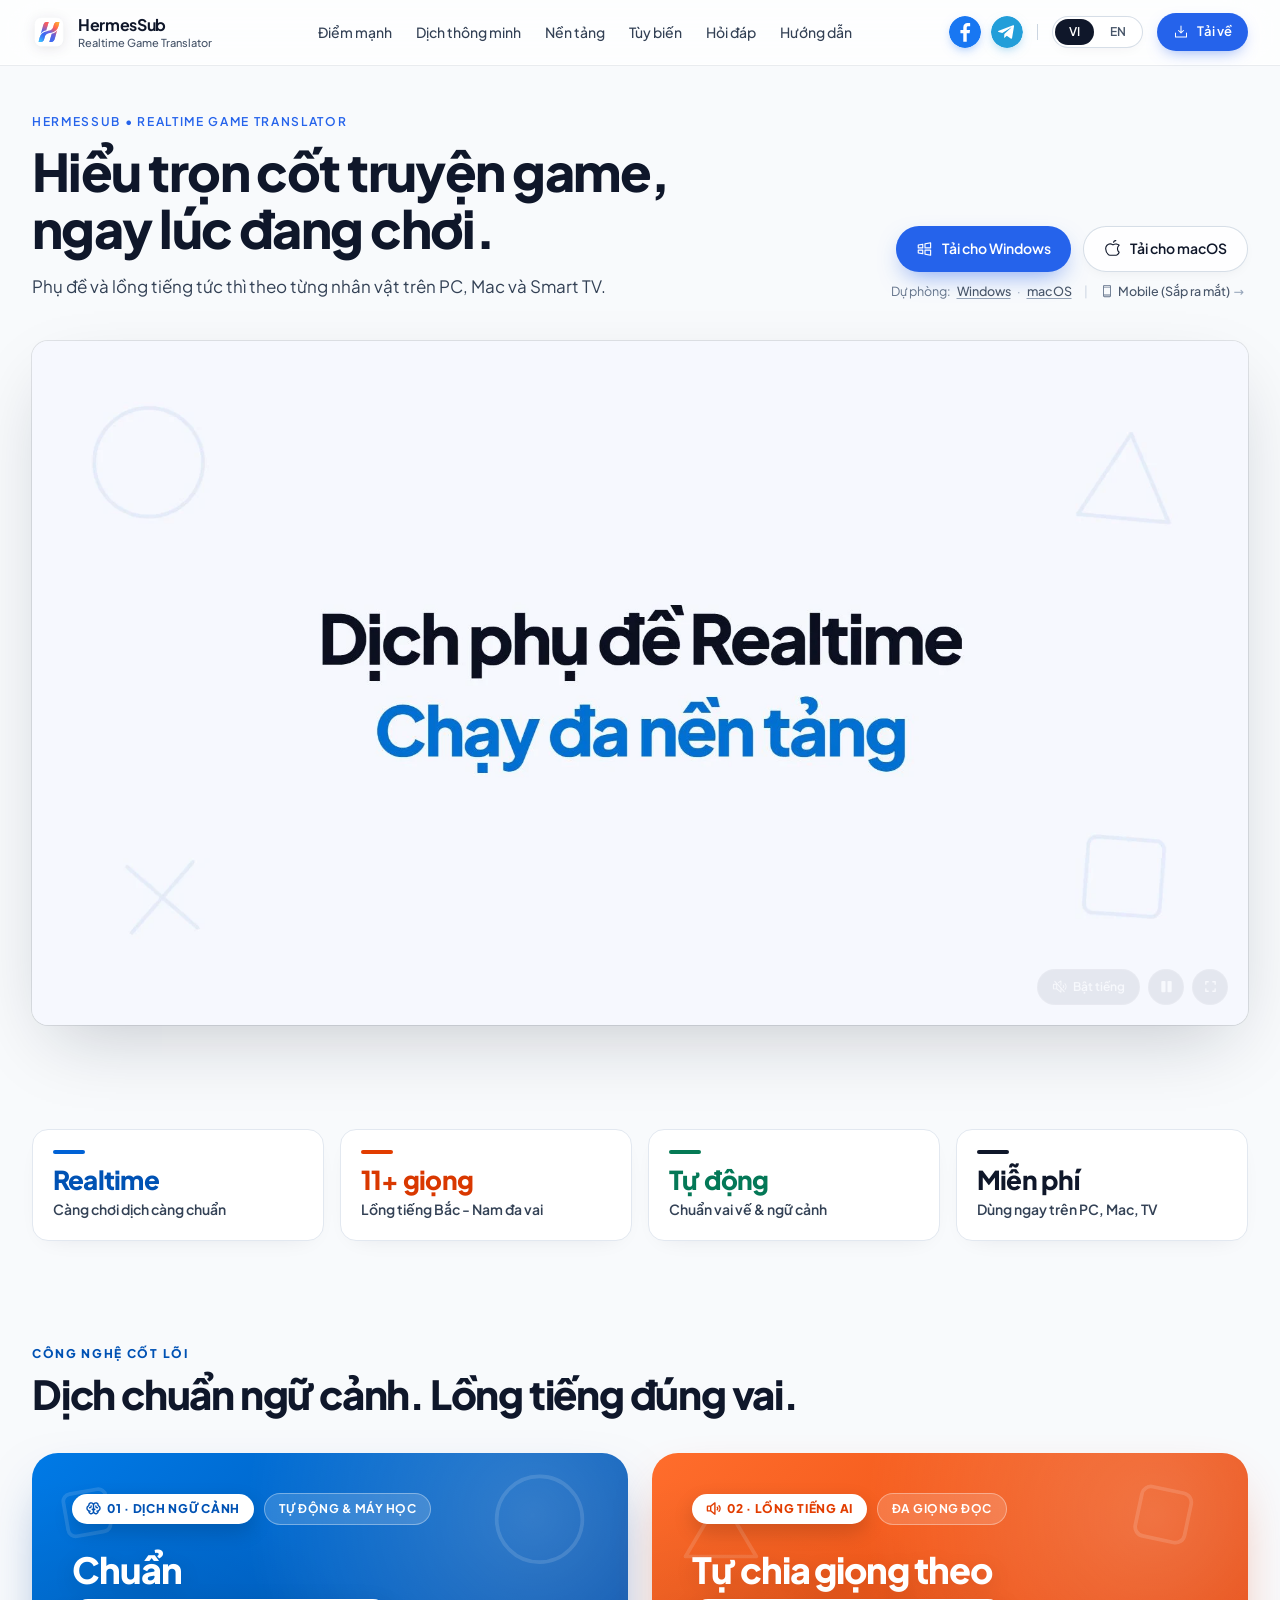
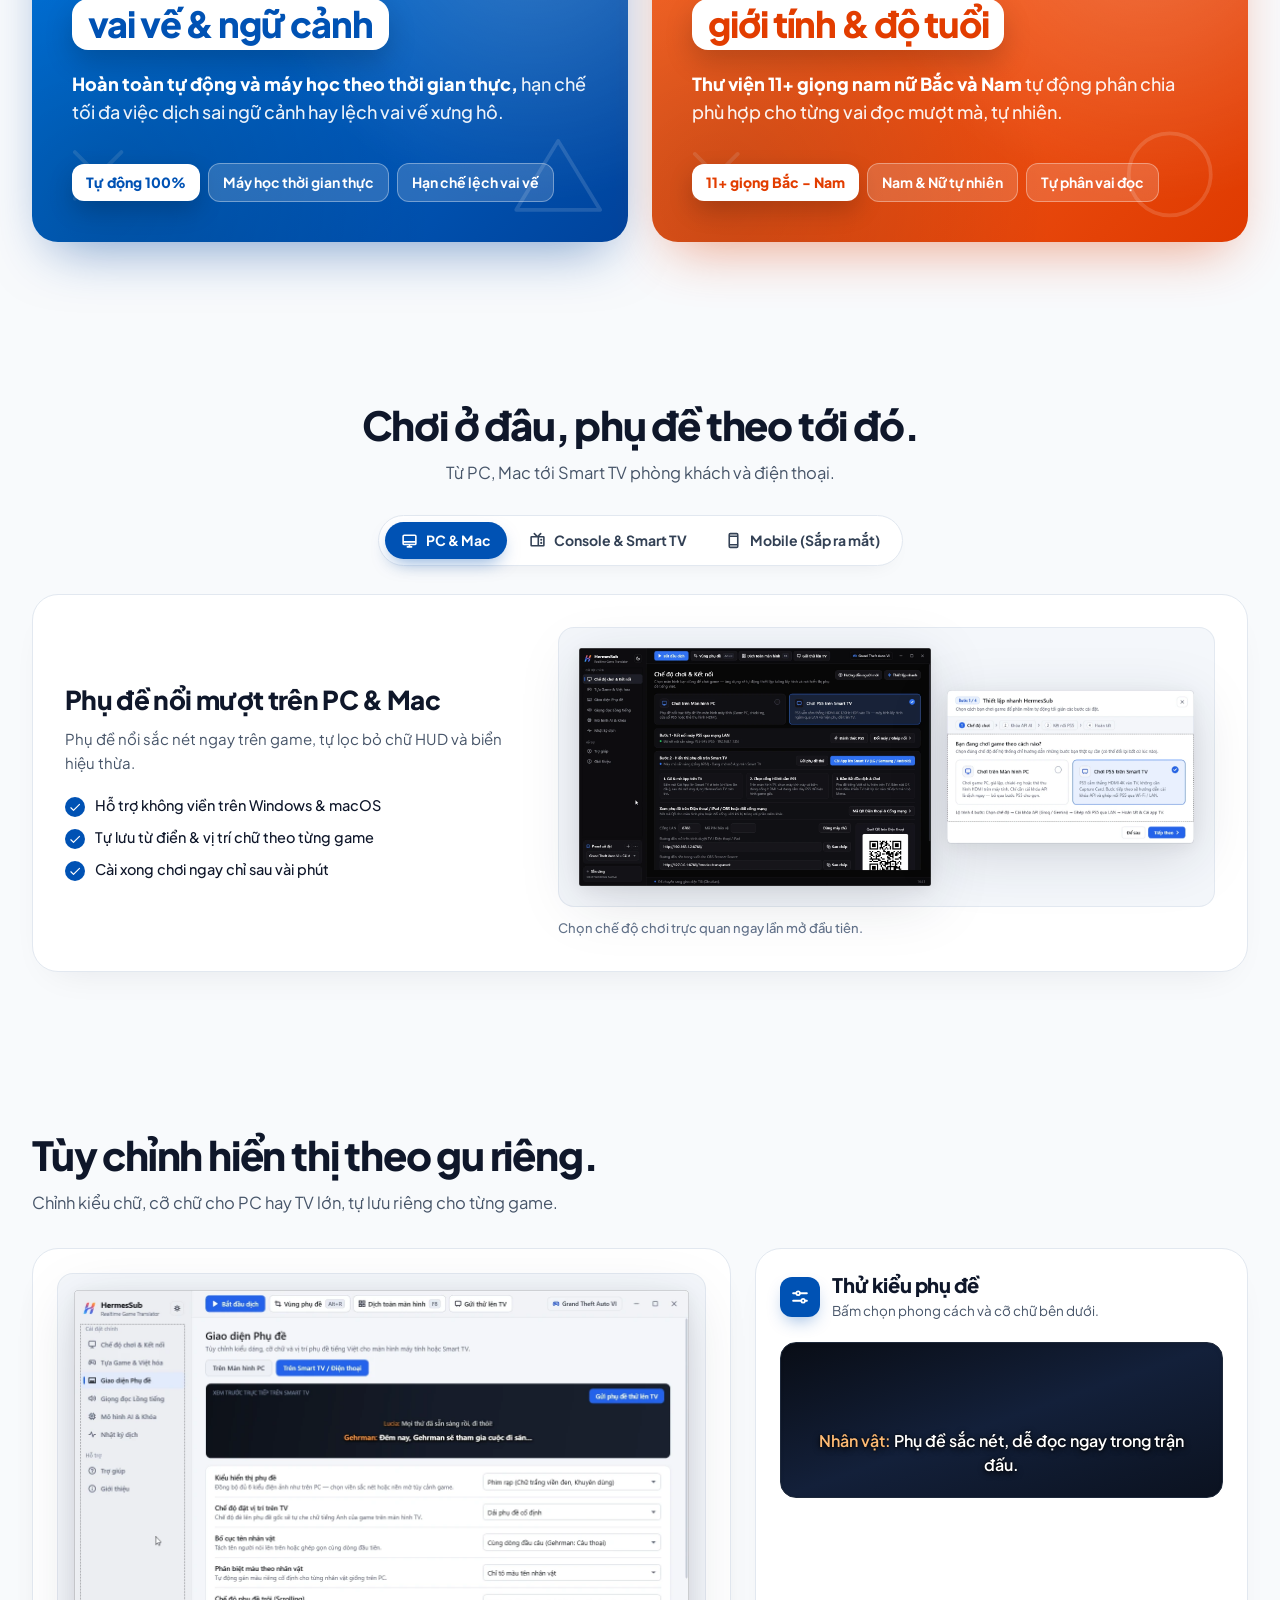
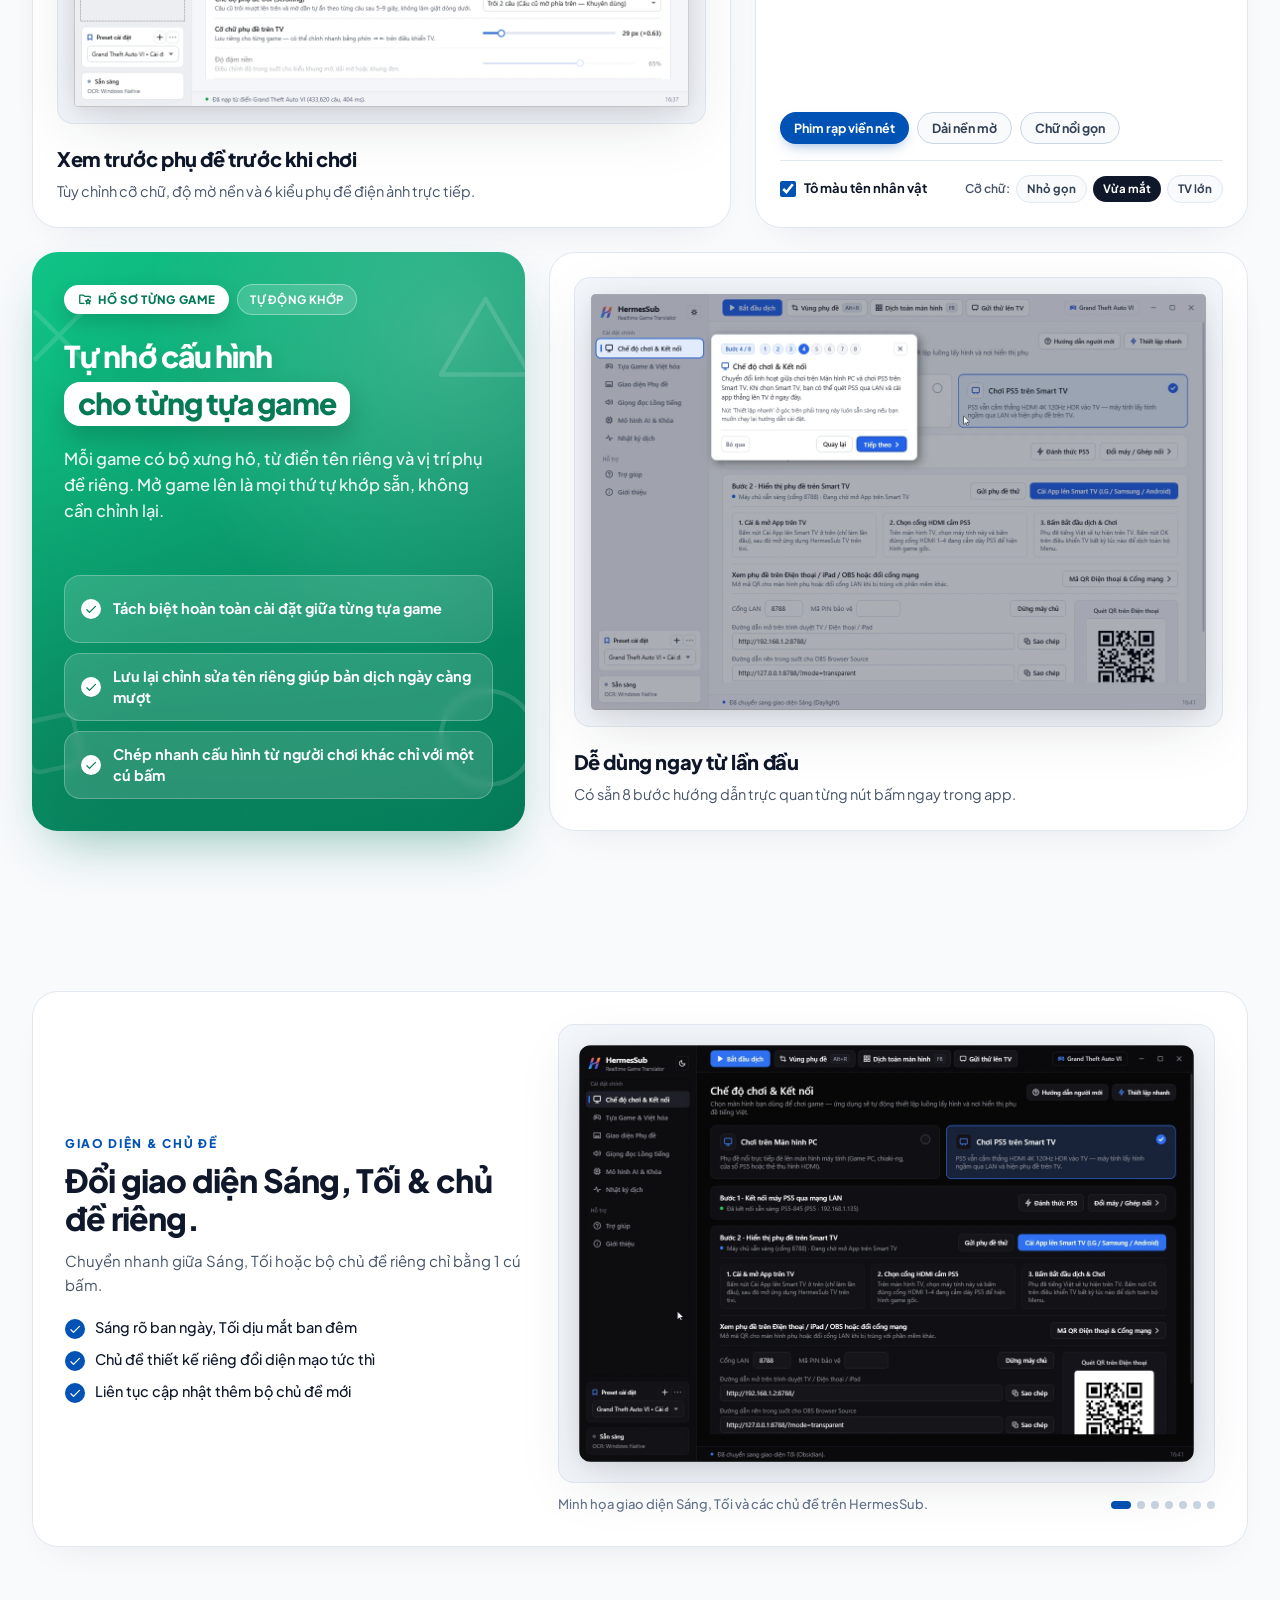
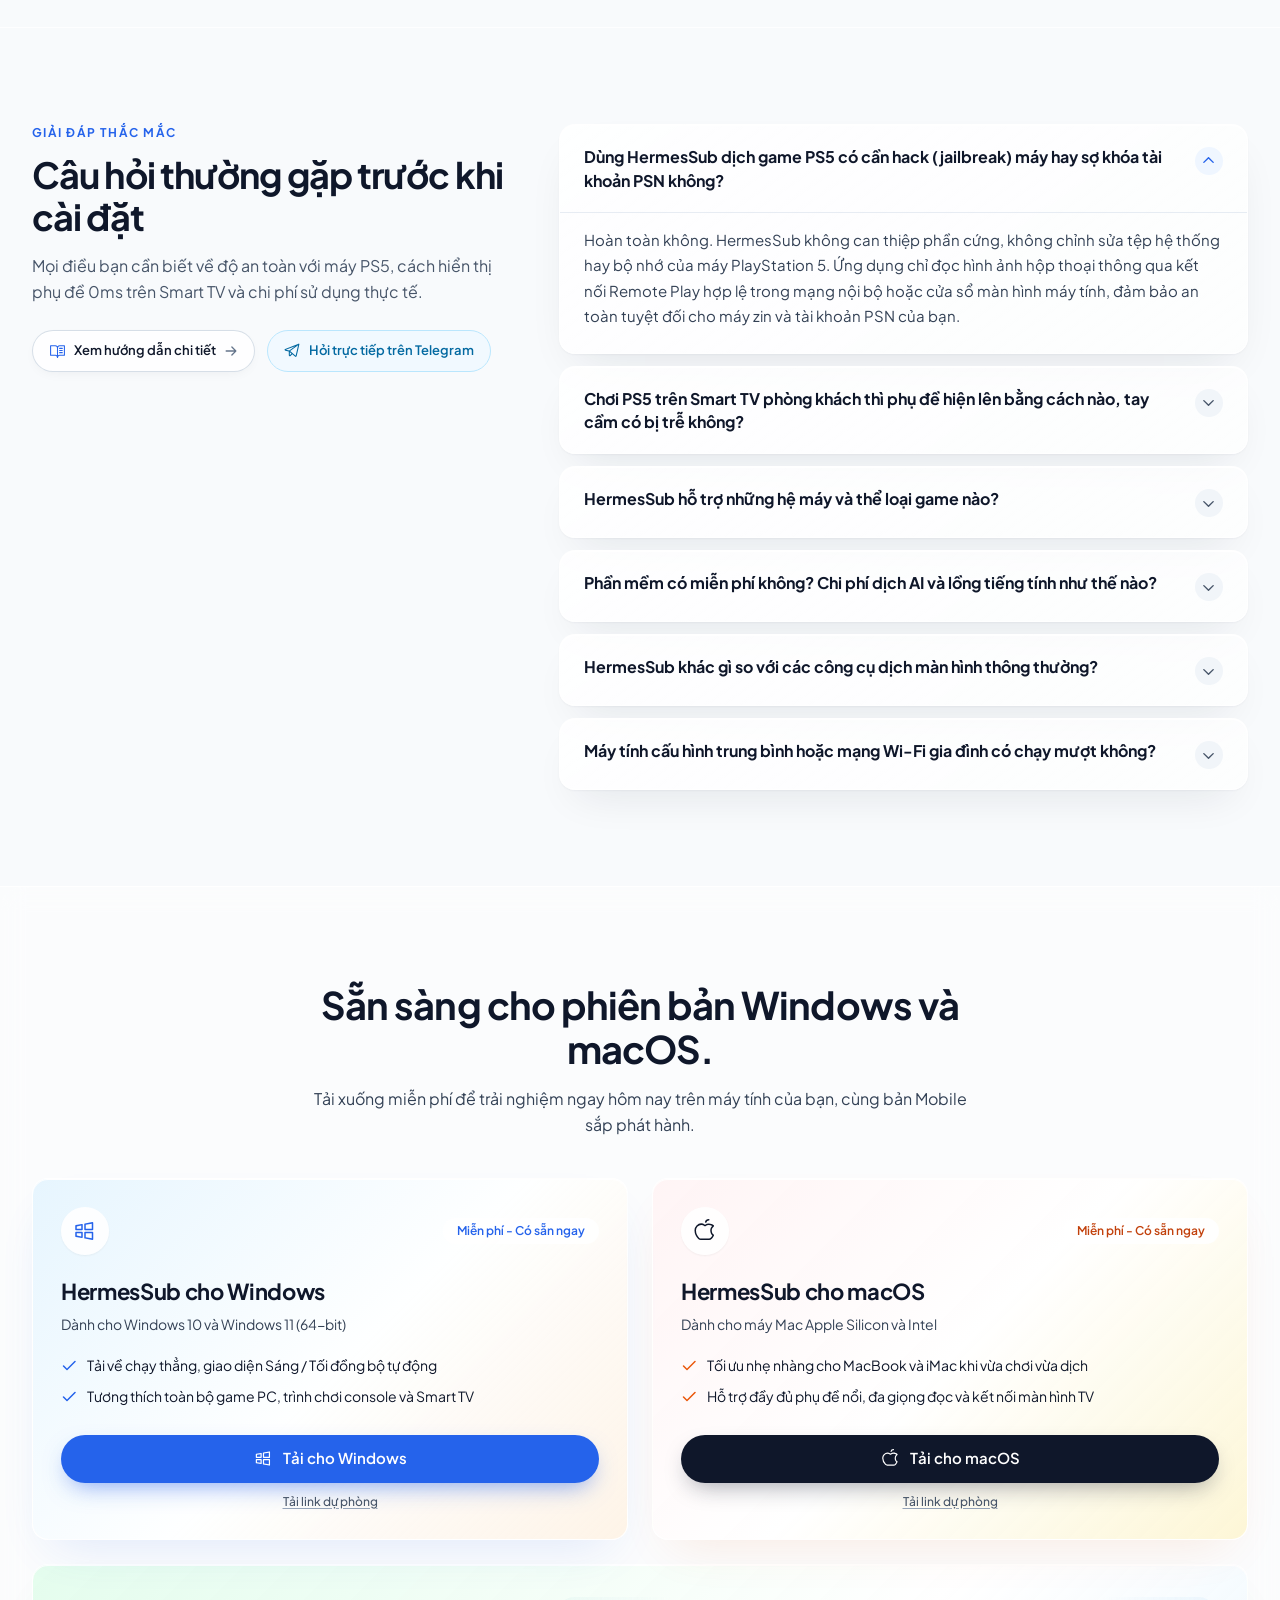
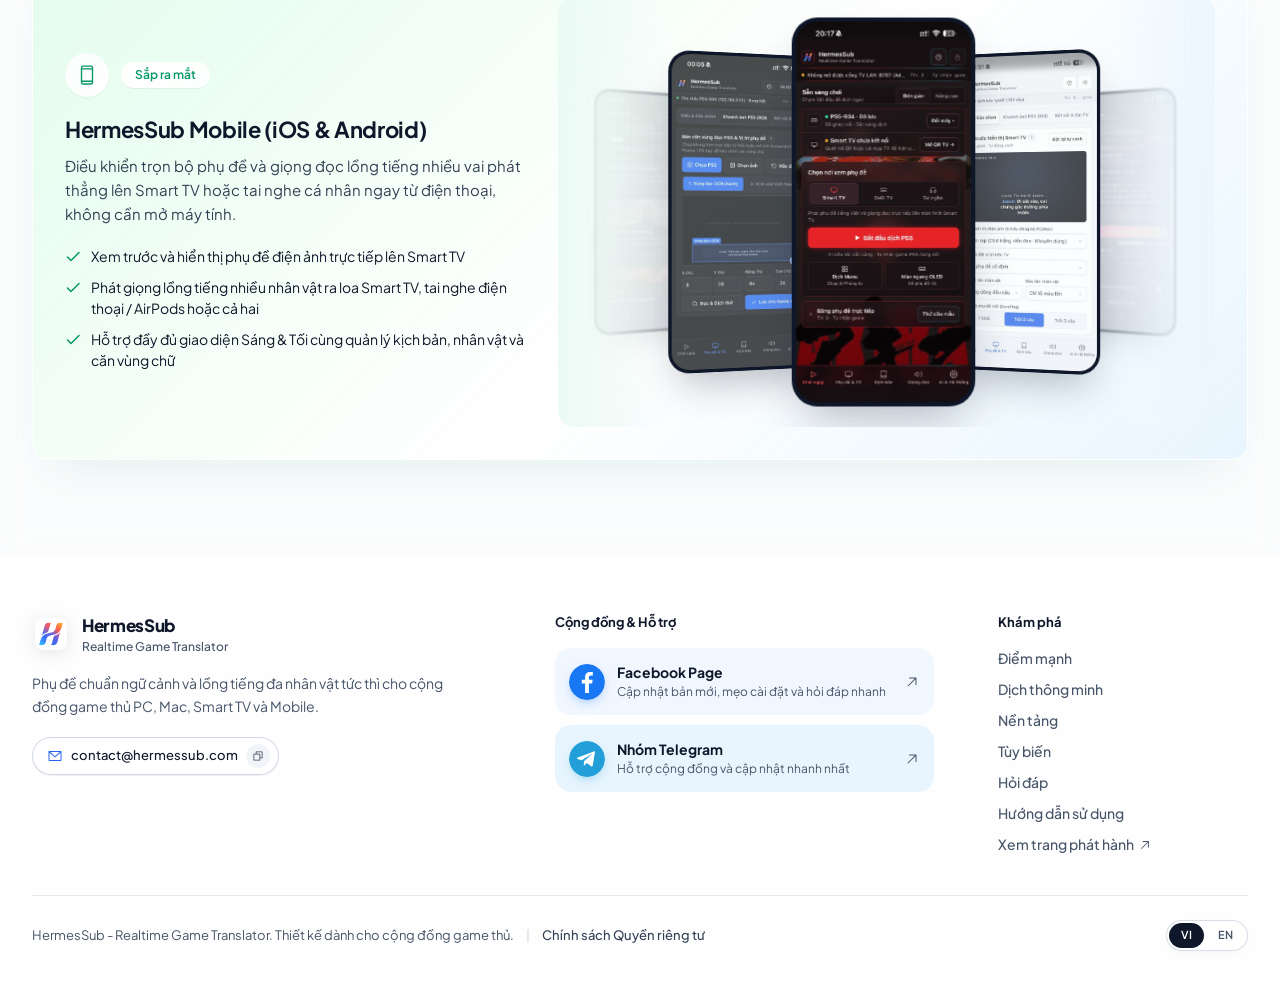
<file: index.html>
<!doctype html>
<html lang="vi">
  <head>
    <meta charset="UTF-8" />
    <meta name="viewport" content="width=device-width, initial-scale=1.0" />
    <meta name="theme-color" content="#F6F8FC" />
    <link rel="icon" type="image/svg+xml" href="/images/hermessub-logo-light.svg" />
    <link rel="alternate icon" href="/favicon.ico" />
    <link rel="apple-touch-icon" href="/apple-touch-icon.png" />
    <!--seo-head-start-->
    <title>HermesSub: Phần mềm dịch game &amp; Việt hóa PS5, PC, TV tức thì</title>
    <meta name="description" content="Dịch phụ đề game thời gian thực chuẩn xưng hô nhân vật và lồng tiếng AI đa giọng đọc trên PC, Mac, PS5 (không cần hack) và Smart TV. Tải miễn phí." />
    <link rel="canonical" href="https://hermessub.com/" />
    <link rel="alternate" hreflang="vi" href="https://hermessub.com/" />
    <link rel="alternate" hreflang="en" href="https://hermessub.com/en/" />
    <link rel="alternate" hreflang="x-default" href="https://hermessub.com/en/" />
    <meta property="og:title" content="HermesSub - Dịch phụ đề &amp; lồng tiếng game thời gian thực" />
    <meta property="og:description" content="Hiểu trọn cốt truyện mọi tựa game ngay lúc đang chơi với phụ đề chuẩn ngữ cảnh và lồng tiếng đa nhân vật trên PC, Mac, PS5 và Smart TV." />
    <meta property="og:type" content="website" />
    <meta property="og:site_name" content="HermesSub" />
    <meta property="og:locale" content="vi_VN" />
    <meta property="og:locale:alternate" content="en_US" />
    <meta property="og:url" content="https://hermessub.com/" />
    <meta property="og:image" content="https://hermessub.com/images/app_icon_light.png" />
    <meta name="twitter:card" content="summary" />
    <meta name="twitter:title" content="HermesSub - Dịch phụ đề &amp; lồng tiếng game thời gian thực" />
    <meta name="twitter:description" content="Hiểu trọn cốt truyện mọi tựa game ngay lúc đang chơi với phụ đề chuẩn ngữ cảnh và lồng tiếng đa nhân vật trên PC, Mac, PS5 và Smart TV." />
    <meta name="twitter:image" content="https://hermessub.com/images/app_icon_light.png" />
    <script id="hermessub-jsonld" type="application/ld+json">{"@context":"https://schema.org","@graph":[{"@type":"Organization","@id":"https://hermessub.com/#organization","name":"HermesSub","url":"https://hermessub.com/","logo":{"@type":"ImageObject","url":"https://hermessub.com/images/app_icon_light.png","width":512,"height":512},"email":"contact@hermessub.com","sameAs":["https://github.com/HermesSub/hermessub.github.io","https://www.facebook.com/hermessub","https://t.me/hermessub_com"]},{"@type":"WebSite","@id":"https://hermessub.com/#website","url":"https://hermessub.com/","name":"HermesSub","alternateName":"HermesSub - Realtime Game Translator","inLanguage":["vi","en"],"publisher":{"@id":"https://hermessub.com/#organization"}},{"@type":"SoftwareApplication","@id":"https://hermessub.com/#software","name":"HermesSub","applicationCategory":"GameApplication","applicationSubCategory":"Real-Time Game Subtitle Translator & AI Voice Dubbing","operatingSystem":"Windows 10, Windows 11, macOS (Apple Silicon), Android TV, LG webOS, Samsung Tizen, iOS","softwareVersion":"1.0.4","inLanguage":"vi","url":"https://hermessub.com/","description":"Dịch phụ đề game thời gian thực chuẩn xưng hô nhân vật và lồng tiếng AI đa giọng đọc trên PC, Mac, PS5 (không cần hack) và Smart TV. Tải miễn phí.","downloadUrl":["https://github.com/HermesSub/hermessub.github.io/releases/download/v1.0.4/HermesSub-win-x64.zip","https://github.com/HermesSub/hermessub.github.io/releases/download/v1.0.4/HermesSub-osx-arm64.zip"],"screenshot":"https://hermessub.com/screenshots/subtitle-studio-light.webp","image":"https://hermessub.com/images/app_icon_light.png","offers":{"@type":"Offer","price":"0","priceCurrency":"USD"},"publisher":{"@id":"https://hermessub.com/#organization"}},{"@type":"VideoObject","@id":"https://hermessub.com/#promo-video","name":"HermesSub - Trình diễn dịch phụ đề và lồng tiếng game thời gian thực","description":"Xem HermesSub dịch phụ đề chuẩn xưng hô nhân vật và lồng tiếng trực tiếp ngay trong cảnh game trên PC, Mac, PS5 và Smart TV.","thumbnailUrl":["https://hermessub.com/videos/hermessub-promo-poster.webp"],"uploadDate":"2026-11-25T00:00:00+07:00","duration":"PT1M10S","contentUrl":"https://media.hermessub.com/Videos/hermessub-promo.mp4?v=2","embedUrl":"https://hermessub.com/","inLanguage":"vi","publisher":{"@id":"https://hermessub.com/#organization"}},{"@type":"FAQPage","@id":"https://hermessub.com/#faq","inLanguage":"vi","mainEntity":[{"@type":"Question","name":"Dùng HermesSub dịch game PS5 có cần hack (jailbreak) máy hay sợ khóa tài khoản PSN không?","acceptedAnswer":{"@type":"Answer","text":"Hoàn toàn không. HermesSub không can thiệp phần cứng, không chỉnh sửa tệp hệ thống hay bộ nhớ của máy PlayStation 5. Ứng dụng chỉ đọc hình ảnh hộp thoại thông qua kết nối Remote Play hợp lệ trong mạng nội bộ hoặc cửa sổ màn hình máy tính, đảm bảo an toàn tuyệt đối cho máy zin và tài khoản PSN của bạn."}},{"@type":"Question","name":"Chơi PS5 trên Smart TV phòng khách thì phụ đề hiện lên bằng cách nào, tay cầm có bị trễ không?","acceptedAnswer":{"@type":"Answer","text":"Tay cầm DualSense vẫn kết nối trực tiếp vào máy PS5 ở tài khoản PSN chính và xuất hình qua cáp HDMI gốc nên độ trễ điều khiển là 0ms. HermesSub chạy ngầm qua một tài khoản PSN phụ để đọc thoại, sau đó đẩy lớp phụ đề tiếng Việt sắc nét nổi trực tiếp lên Smart TV (hỗ trợ LG webOS, Samsung Tizen và Android TV)."}},{"@type":"Question","name":"HermesSub hỗ trợ những hệ máy và thể loại game nào?","acceptedAnswer":{"@type":"Answer","text":"Ứng dụng hoạt động trên PC Windows 10/11, macOS (Apple Silicon), máy chơi game cầm tay chạy Windows và PlayStation 5 (qua Remote Play, chiaki-ng hoặc Capture Card), xuất phụ đề ngay trên màn hình máy tính hoặc Smart TV. Bạn có thể dịch mọi tựa game cốt truyện, nhập vai, phiêu lưu tiếng Anh, Nhật, Trung, Hàn sang tiếng Việt theo thời gian thực."}},{"@type":"Question","name":"Phần mềm có miễn phí không? Chi phí dịch AI và lồng tiếng tính như thế nào?","acceptedAnswer":{"@type":"Answer","text":"Bạn tải và sử dụng HermesSub hoàn toàn miễn phí. Các gói từ điển cộng đồng có sẵn và giọng đọc ngoại tuyến chạy ngay trên máy không tốn bất kỳ chi phí nào. Khi cần dịch câu thoại mới trực tuyến, bạn có thể chọn Google Dịch miễn phí hoặc tự gắn API key cá nhân (Gemini, DeepSeek, Groq, OpenAI) với chi phí thực dùng rất thấp và tự chủ hoàn toàn."}},{"@type":"Question","name":"HermesSub khác gì so với các công cụ dịch màn hình thông thường?","acceptedAnswer":{"@type":"Answer","text":"Các công cụ OCR phổ thông dịch rời rạc từng câu khiến lời thoại loạn xưng hô (lúc tôi-bạn, lúc anh-em) và sai lệch thuật ngữ game. HermesSub ghi nhớ mạch truyện, tự động khóa đúng vai vế xưng hô giữa từng cặp nhân vật, tích lũy từ điển riêng theo tựa game và hỗ trợ lồng tiếng AI tách giọng riêng biệt cho từng nhân vật."}},{"@type":"Question","name":"Máy tính cấu hình trung bình hoặc mạng Wi-Fi gia đình có chạy mượt không?","acceptedAnswer":{"@type":"Answer","text":"HermesSub được tối ưu nhẹ tài nguyên để chạy song song mà không làm tụt FPS của game. Quá trình truyền hình ảnh nội bộ từ PS5 và đẩy phụ đề sang Smart TV diễn ra trực tiếp trong mạng Wi-Fi/LAN trong nhà, không vòng qua máy chủ trung gian nên phản hồi gần như tức thì."}}]}]}</script>
    <!--seo-head-end-->
    <script type="module" crossorigin src="/assets/index-BJT_en9N.js"></script>
    <link rel="stylesheet" crossorigin href="/assets/index-CgXjbnzS.css">
  </head>
  <body class="bg-[#F8FAFC] text-[#0F172A] antialiased selection:bg-[#2563EB]/15 selection:text-[#0F172A]">
    <div id="root"><link rel="preload" as="image" href="/images/hermessub-logo-light.svg"/><link rel="preload" as="image" href="/images/social-facebook.svg"/><link rel="preload" as="image" href="/images/social-telegram.svg"/><link rel="preload" as="image" href="/screenshots/theme-obsidian.webp"/><link rel="preload" as="image" href="/screenshots/mobile-play-akira.webp"/><link rel="preload" as="image" href="/screenshots/mobile-tv-subtitles.jpg"/><link rel="preload" as="image" href="/screenshots/mobile-scripts-gta6.webp"/><link rel="preload" as="image" href="/screenshots/mobile-tv-voice.jpg"/><link rel="preload" as="image" href="/screenshots/mobile-themes-cyberpunk.webp"/><link rel="preload" as="image" href="/screenshots/mobile-roi-dark.webp"/><div class="relative min-h-[100dvh] text-[#0F172A]"><div aria-hidden="true" class="pastel-ambient-canvas pointer-events-none fixed inset-0 -z-10"></div><header class="sticky top-0 z-40 border-b border-white/80 bg-white/75 shadow-[0_1px_0_rgba(15,23,42,0.06)] backdrop-blur-xl"><nav aria-label="Primary Navigation" class="mx-auto flex h-16 max-w-[1320px] items-center justify-between gap-2 px-4 sm:gap-4 md:px-8"><a href="#" class="flex shrink-0 items-center gap-2.5 rounded-2xl py-1 pr-1 transition-opacity hover:opacity-90 sm:gap-3 sm:pr-2"><img src="/images/hermessub-logo-light.svg" alt="HermesSub" width="32" height="32" class="h-8 w-8 shrink-0 object-contain drop-shadow-[0_2px_6px_rgba(15,23,42,0.1)] sm:h-[34px] sm:w-[34px]"/><div class="flex flex-col leading-none"><span class="text-[15px] font-bold tracking-[-0.02em] text-[#0F172A] sm:text-[16px]">HermesSub</span><span class="mt-1 hidden text-[11px] font-medium text-[#475569] sm:block">Realtime Game Translator</span></div></a><ul class="hidden items-center gap-5 xl:gap-6 lg:flex"><li><a href="#highlights" class="whitespace-nowrap text-[14px] font-medium text-[#334155] transition-colors hover:text-[#2563EB]">Điểm mạnh</a></li><li><a href="#intelligence" class="whitespace-nowrap text-[14px] font-medium text-[#334155] transition-colors hover:text-[#2563EB]">Dịch thông minh</a></li><li><a href="#platforms" class="whitespace-nowrap text-[14px] font-medium text-[#334155] transition-colors hover:text-[#2563EB]">Nền tảng</a></li><li><a href="#customize" class="whitespace-nowrap text-[14px] font-medium text-[#334155] transition-colors hover:text-[#2563EB]">Tùy biến</a></li><li><a href="#faq" class="whitespace-nowrap text-[14px] font-medium text-[#334155] transition-colors hover:text-[#2563EB]">Hỏi đáp</a></li><li><a href="/guides/" class="whitespace-nowrap text-[14px] transition-colors hover:text-[#2563EB] font-medium text-[#334155]">Hướng dẫn</a></li></ul><div class="flex shrink-0 items-center gap-3 sm:gap-3.5"><div class="flex items-center gap-2.5 sm:gap-2.5"><a href="https://www.facebook.com/hermessub" target="_blank" rel="noopener noreferrer" aria-label="Trang Facebook HermesSub" title="Facebook Page" class="inline-flex h-7 w-7 items-center justify-center rounded-full shadow-[0_4px_12px_-4px_rgba(24,119,242,0.55)] transition-transform hover:scale-108 active:scale-95 sm:h-8 sm:w-8"><img src="/images/social-facebook.svg" alt="Facebook" width="32" height="32" class="h-7 w-7 rounded-full sm:h-8 sm:w-8"/></a><a href="https://t.me/hermessub_com" target="_blank" rel="noopener noreferrer" aria-label="Cộng đồng Telegram HermesSub" title="Nhóm Telegram" class="inline-flex h-7 w-7 items-center justify-center rounded-full shadow-[0_4px_12px_-4px_rgba(34,158,217,0.55)] transition-transform hover:scale-108 active:scale-95 sm:h-8 sm:w-8"><img src="/images/social-telegram.svg" alt="Telegram" width="32" height="32" class="h-7 w-7 rounded-full sm:h-8 sm:w-8"/></a></div><span aria-hidden="true" class="hidden h-4 w-px bg-[#CBD5E1] sm:inline-block"></span><div role="group" aria-label="Language switcher" class="glass-pill flex items-center gap-0.5 rounded-full p-0.5"><a href="/" hrefLang="vi" aria-current="true" class="rounded-full px-3 py-1 text-[11px] font-semibold transition-colors sm:px-3.5 sm:text-[12px] bg-[#0F172A] text-[#FFFFFF]">VI</a><a href="/en/" hrefLang="en" class="rounded-full px-3 py-1 text-[11px] font-semibold transition-colors sm:px-3.5 sm:text-[12px] text-[#475569] hover:text-[#0F172A]">EN</a></div><a href="#download" class="hidden min-h-[38px] items-center gap-2 whitespace-nowrap rounded-full bg-[#2563EB] px-4 py-2 text-[13px] font-semibold text-[#FFFFFF] shadow-[0_6px_16px_-6px_rgba(37,99,235,0.55)] transition-all hover:bg-[#1D4ED8] active:scale-[0.98] sm:inline-flex"><svg xmlns="http://www.w3.org/2000/svg" width="16" height="16" fill="currentColor" viewBox="0 0 256 256" aria-hidden="true"><path d="M224,144v64a8,8,0,0,1-8,8H40a8,8,0,0,1-8-8V144a8,8,0,0,1,16,0v56H208V144a8,8,0,0,1,16,0Zm-101.66,5.66a8,8,0,0,0,11.32,0l40-40a8,8,0,0,0-11.32-11.32L136,124.69V32a8,8,0,0,0-16,0v92.69L93.66,98.34a8,8,0,0,0-11.32,11.32Z"></path></svg><span>Tải về</span></a><button type="button" aria-label="Mở menu điều hướng" aria-expanded="false" class="glass-pill inline-flex h-8 w-8 items-center justify-center rounded-full text-[#0F172A] transition-colors hover:bg-white sm:h-9 sm:w-9 lg:hidden"><svg xmlns="http://www.w3.org/2000/svg" width="17" height="17" fill="currentColor" viewBox="0 0 256 256" aria-hidden="true"><path d="M224,128a8,8,0,0,1-8,8H40a8,8,0,0,1,0-16H216A8,8,0,0,1,224,128ZM40,72H216a8,8,0,0,0,0-16H40a8,8,0,0,0,0,16ZM216,184H40a8,8,0,0,0,0,16H216a8,8,0,0,0,0-16Z"></path></svg></button></div></nav></header><main id="main-content"><section class="pt-8 pb-14 md:pt-12 md:pb-20"><div class="mx-auto max-w-[1320px] px-5 md:px-8"><div class="grid grid-cols-1 items-end gap-7 lg:grid-cols-12"><div class="lg:col-span-6 xl:col-span-7"><p class="text-[12px] font-semibold tracking-[0.14em] text-[#2563EB] uppercase">HERMESSUB • REALTIME GAME TRANSLATOR</p><h1 class="mt-3 text-[28px] leading-[1.1] font-extrabold tracking-[-0.03em] text-[#0F172A] sm:text-[40px] lg:text-[46px] xl:text-[52px]">Hiểu trọn cốt truyện game,<br/>ngay lúc đang chơi.</h1><p class="mt-4 max-w-[54ch] text-[15px] leading-[1.6] text-[#334155] sm:text-[17px]">Phụ đề và lồng tiếng tức thì theo từng nhân vật trên PC, Mac và Smart TV.</p></div><div class="flex flex-col items-start gap-2.5 lg:col-span-6 lg:items-end xl:col-span-5"><div class="grid w-full grid-cols-2 gap-2.5 sm:flex sm:w-auto sm:flex-row sm:flex-nowrap sm:items-center sm:gap-3 lg:justify-end"><a href="https://github.com/HermesSub/hermessub.github.io/releases/download/v1.0.4/HermesSub-win-x64.zip" target="_blank" rel="noopener noreferrer" class="inline-flex min-h-[44px] items-center justify-center gap-1.5 whitespace-nowrap rounded-full bg-[#2563EB] px-3 py-2 text-[13px] font-semibold text-[#FFFFFF] shadow-[0_10px_24px_-8px_rgba(37,99,235,0.58)] transition-all hover:bg-[#1D4ED8] active:scale-[0.98] sm:min-h-[46px] sm:gap-2 sm:px-5 sm:py-2.5 sm:text-[14px]"><svg xmlns="http://www.w3.org/2000/svg" width="16" height="16" fill="currentColor" viewBox="0 0 256 256" class="shrink-0 sm:h-[18px] sm:w-[18px]" aria-hidden="true"><path d="M208,136H128a8,8,0,0,0-8,8v57.45a8,8,0,0,0,6.57,7.88l80,14.54A7.61,7.61,0,0,0,208,224a8,8,0,0,0,8-8V144A8,8,0,0,0,208,136Zm-8,70.41-64-11.63V152h64ZM96,136H32a8,8,0,0,0-8,8v40a8,8,0,0,0,6.57,7.87l64,11.64a8.54,8.54,0,0,0,1.43.13,8,8,0,0,0,8-8V144A8,8,0,0,0,96,136Zm-8,50.05-48-8.73V152H88ZM213.13,33.86a8,8,0,0,0-6.56-1.73l-80,14.55A8,8,0,0,0,120,54.55V112a8,8,0,0,0,8,8h80a8,8,0,0,0,8-8V40A8,8,0,0,0,213.13,33.86ZM200,104H136V61.22l64-11.63ZM101.13,54.22a8,8,0,0,0-6.56-1.73l-64,11.64A8,8,0,0,0,24,72v40a8,8,0,0,0,8,8H96a8,8,0,0,0,8-8V60.36A8,8,0,0,0,101.13,54.22ZM88,104H40V78.68L88,70Z"></path></svg><span>Tải cho Windows</span></a><a href="https://github.com/HermesSub/hermessub.github.io/releases/download/v1.0.4/HermesSub-osx-arm64.zip" target="_blank" rel="noopener noreferrer" class="glass-pill inline-flex min-h-[44px] items-center justify-center gap-1.5 whitespace-nowrap rounded-full px-3 py-2 text-[13px] font-semibold text-[#0F172A] transition-all hover:bg-white active:scale-[0.98] sm:min-h-[46px] sm:gap-2 sm:px-5 sm:py-2.5 sm:text-[14px]"><svg xmlns="http://www.w3.org/2000/svg" width="16" height="16" fill="currentColor" viewBox="0 0 256 256" class="shrink-0 sm:h-[18px] sm:w-[18px]" aria-hidden="true"><path d="M223.3,169.59a8.07,8.07,0,0,0-2.8-3.4C203.53,154.53,200,134.64,200,120c0-17.67,13.47-33.06,21.5-40.67a8,8,0,0,0,0-11.62C208.82,55.74,187.82,48,168,48a72.2,72.2,0,0,0-40,12.13,71.56,71.56,0,0,0-90.71,9.09A74.63,74.63,0,0,0,16,123.4a127.06,127.06,0,0,0,40.14,89.73A39.8,39.8,0,0,0,83.59,224h87.68a39.84,39.84,0,0,0,29.12-12.57,125,125,0,0,0,17.82-24.6C225.23,174,224.33,172,223.3,169.59Zm-34.63,30.94a23.76,23.76,0,0,1-17.4,7.47H83.59a23.82,23.82,0,0,1-16.44-6.51A111.14,111.14,0,0,1,32,123,58.5,58.5,0,0,1,48.65,80.47,54.81,54.81,0,0,1,88,64h.78A55.45,55.45,0,0,1,123,76.28a8,8,0,0,0,10,0A55.44,55.44,0,0,1,168,64a70.64,70.64,0,0,1,36,10.35c-13,14.52-20,30.47-20,45.65,0,23.77,7.64,42.73,22.18,55.3A105.82,105.82,0,0,1,188.67,200.53ZM128.23,30A40,40,0,0,1,167,0h1a8,8,0,0,1,0,16h-1a24,24,0,0,0-23.24,18,8,8,0,1,1-15.5-4Z"></path></svg><span>Tải cho macOS</span></a></div><div class="flex w-full flex-wrap items-center justify-between gap-x-2 gap-y-1 px-0.5 text-[11.5px] text-[#64748B] sm:w-auto sm:justify-start sm:gap-x-3 sm:px-1 sm:text-[12.5px] lg:justify-end"><span class="inline-flex items-center gap-x-1.5 whitespace-nowrap"><span>Dự phòng:</span><a href="https://media.hermessub.com/Releases/v1.0.4/HermesSub-win-x64.zip" target="_blank" rel="noopener noreferrer" class="font-medium text-[#475569] underline decoration-[#94A3B8] underline-offset-2 transition-colors hover:text-[#2563EB] hover:decoration-[#2563EB]">Windows</a><span aria-hidden="true" class="text-[#94A3B8]">·</span><a href="https://media.hermessub.com/Releases/v1.0.4/HermesSub-osx-arm64.zip" target="_blank" rel="noopener noreferrer" class="font-medium text-[#475569] underline decoration-[#94A3B8] underline-offset-2 transition-colors hover:text-[#0F172A] hover:decoration-[#0F172A]">macOS</a></span><span aria-hidden="true" class="hidden text-[#CBD5E1] sm:inline">|</span><a href="#download" class="group inline-flex items-center gap-1 whitespace-nowrap font-medium text-[#475569] transition-colors hover:text-[#2563EB]"><svg xmlns="http://www.w3.org/2000/svg" width="14" height="14" fill="currentColor" viewBox="0 0 256 256" class="shrink-0 text-[#64748B] transition-colors group-hover:text-[#2563EB]" aria-hidden="true"><path d="M176,16H80A24,24,0,0,0,56,40V216a24,24,0,0,0,24,24h96a24,24,0,0,0,24-24V40A24,24,0,0,0,176,16ZM72,64H184V192H72Zm8-32h96a8,8,0,0,1,8,8v8H72V40A8,8,0,0,1,80,32Zm96,192H80a8,8,0,0,1-8-8v-8H184v8A8,8,0,0,1,176,224Z"></path></svg><span>Mobile (Sắp ra mắt)</span><span aria-hidden="true" class="text-[#94A3B8] transition-transform group-hover:translate-x-0.5 group-hover:text-[#2563EB]">→</span></a></div></div></div><div class="mt-8 aspect-video w-full md:mt-10"><div class="group relative h-full w-full overflow-hidden rounded-2xl bg-[#F6F8FC] shadow-[0_28px_72px_-20px_rgba(15,23,42,0.22)] ring-1 ring-[#0F172A]/10"><div class="relative flex h-full w-full items-center justify-center"><video poster="/videos/hermessub-promo-poster.webp" autoPlay="" loop="" muted="" playsInline="" preload="metadata" class="h-full w-full cursor-pointer bg-[#F6F8FC] object-cover"><source src="https://media.hermessub.com/Videos/hermessub-promo-av1.mp4" type="video/mp4; codecs=&quot;av01.0.08M.08, mp4a.40.2&quot;"/><source src="https://media.hermessub.com/Videos/hermessub-promo.mp4?v=2" type="video/mp4"/></video><div data-controls-visible="false" class="pointer-events-none absolute z-10 flex items-center transition-opacity duration-300 right-2 bottom-2 gap-1.5 sm:right-5 sm:bottom-5 sm:gap-2 opacity-30"><button type="button" aria-label="Bật tiếng" class="pointer-events-auto inline-flex h-7 w-7 sm:h-9 sm:w-auto items-center justify-center sm:gap-1.5 rounded-full border sm:px-3.5 text-[12px] font-semibold transition-all duration-300 active:scale-95 border-white/15 bg-[#0F172A]/24 text-[#FFFFFF]/90 backdrop-blur-[3px] hover:bg-[#0F172A]/72"><svg xmlns="http://www.w3.org/2000/svg" width="14" height="14" fill="currentColor" viewBox="0 0 256 256" class="sm:h-[15px] sm:w-[15px]" aria-hidden="true"><path d="M53.92,34.62A8,8,0,1,0,42.08,45.38L73.55,80H32A16,16,0,0,0,16,96v64a16,16,0,0,0,16,16H77.25l69.84,54.31A8,8,0,0,0,160,224V175.09l42.08,46.29a8,8,0,1,0,11.84-10.76ZM32,96H72v64H32ZM144,207.64,88,164.09V95.89l56,61.6Zm42-63.77a24,24,0,0,0,0-31.72,8,8,0,1,1,12-10.57,40,40,0,0,1,0,52.88,8,8,0,0,1-12-10.59Zm-80.16-76a8,8,0,0,1,1.4-11.23l39.85-31A8,8,0,0,1,160,32v74.83a8,8,0,0,1-16,0V48.36l-26.94,21A8,8,0,0,1,105.84,67.91ZM248,128a79.9,79.9,0,0,1-20.37,53.34,8,8,0,0,1-11.92-10.67,64,64,0,0,0,0-85.33,8,8,0,1,1,11.92-10.67A79.83,79.83,0,0,1,248,128Z"></path></svg><span class="hidden sm:inline">Bật tiếng</span></button><button type="button" aria-label="Tạm dừng" class="pointer-events-auto inline-flex h-7 w-7 sm:h-9 sm:w-9 items-center justify-center rounded-full border transition-all duration-300 active:scale-95 border-white/15 bg-[#0F172A]/24 text-[#FFFFFF]/90 backdrop-blur-[3px] hover:bg-[#0F172A]/72"><svg xmlns="http://www.w3.org/2000/svg" width="13" height="13" fill="currentColor" viewBox="0 0 256 256" class="sm:h-[15px] sm:w-[15px]" aria-hidden="true"><path d="M216,48V208a16,16,0,0,1-16,16H160a16,16,0,0,1-16-16V48a16,16,0,0,1,16-16h40A16,16,0,0,1,216,48ZM96,32H56A16,16,0,0,0,40,48V208a16,16,0,0,0,16,16H96a16,16,0,0,0,16-16V48A16,16,0,0,0,96,32Z"></path></svg></button><button type="button" aria-label="Toàn màn hình" class="pointer-events-auto inline-flex h-7 w-7 sm:h-9 sm:w-9 items-center justify-center rounded-full border transition-all duration-300 active:scale-95 border-white/15 bg-[#0F172A]/24 text-[#FFFFFF]/90 backdrop-blur-[3px] hover:bg-[#0F172A]/72"><svg xmlns="http://www.w3.org/2000/svg" width="14" height="14" fill="currentColor" viewBox="0 0 256 256" class="sm:h-[15px] sm:w-[15px]" aria-hidden="true"><path d="M220,48V88a12,12,0,0,1-24,0V60H168a12,12,0,0,1,0-24h40A12,12,0,0,1,220,48ZM88,196H60V168a12,12,0,0,0-24,0v40a12,12,0,0,0,12,12H88a12,12,0,0,0,0-24Zm120-40a12,12,0,0,0-12,12v28H168a12,12,0,0,0,0,24h40a12,12,0,0,0,12-12V168A12,12,0,0,0,208,156ZM88,36H48A12,12,0,0,0,36,48V88a12,12,0,0,0,24,0V60H88a12,12,0,0,0,0-24Z"></path></svg></button></div></div></div></div></div></section><section id="highlights" aria-label="Điểm mạnh" class="scroll-mt-20 py-4 md:py-6"><div class="mx-auto max-w-[1320px] px-4 sm:px-5 md:px-8"><div class="grid grid-cols-2 gap-3 lg:grid-cols-4 lg:gap-4"><div class="flex flex-col justify-between rounded-2xl border border-[#E2E8F0] bg-[#FFFFFF] p-4 shadow-[0_8px_24px_-16px_rgba(15,23,42,0.14)] sm:p-5"><span aria-hidden="true" class="h-1 w-8 rounded-full bg-[#0062D6]"></span><div class="mt-3"><p class="text-[21px] leading-[1.1] font-extrabold tracking-[-0.03em] sm:text-[26px] text-[#0052B4]">Realtime</p><p class="mt-1.5 text-[13px] leading-[1.4] font-semibold text-[#334155] sm:text-[14px]">Càng chơi dịch càng chuẩn</p></div></div><div class="flex flex-col justify-between rounded-2xl border border-[#E2E8F0] bg-[#FFFFFF] p-4 shadow-[0_8px_24px_-16px_rgba(15,23,42,0.14)] sm:p-5"><span aria-hidden="true" class="h-1 w-8 rounded-full bg-[#E23D00]"></span><div class="mt-3"><p class="text-[21px] leading-[1.1] font-extrabold tracking-[-0.03em] sm:text-[26px] text-[#D93800]">11+ giọng</p><p class="mt-1.5 text-[13px] leading-[1.4] font-semibold text-[#334155] sm:text-[14px]">Lồng tiếng Bắc - Nam đa vai</p></div></div><div class="flex flex-col justify-between rounded-2xl border border-[#E2E8F0] bg-[#FFFFFF] p-4 shadow-[0_8px_24px_-16px_rgba(15,23,42,0.14)] sm:p-5"><span aria-hidden="true" class="h-1 w-8 rounded-full bg-[#057A55]"></span><div class="mt-3"><p class="text-[21px] leading-[1.1] font-extrabold tracking-[-0.03em] sm:text-[26px] text-[#047857]">Tự động</p><p class="mt-1.5 text-[13px] leading-[1.4] font-semibold text-[#334155] sm:text-[14px]">Chuẩn vai vế &amp; ngữ cảnh</p></div></div><div class="flex flex-col justify-between rounded-2xl border border-[#E2E8F0] bg-[#FFFFFF] p-4 shadow-[0_8px_24px_-16px_rgba(15,23,42,0.14)] sm:p-5"><span aria-hidden="true" class="h-1 w-8 rounded-full bg-[#0F172A]"></span><div class="mt-3"><p class="text-[21px] leading-[1.1] font-extrabold tracking-[-0.03em] sm:text-[26px] text-[#0F172A]">Miễn phí</p><p class="mt-1.5 text-[13px] leading-[1.4] font-semibold text-[#334155] sm:text-[14px]">Dùng ngay trên PC, Mac, TV</p></div></div></div></div></section><section id="intelligence" class="scroll-mt-20 py-14 md:py-20"><div class="mx-auto max-w-[1320px] px-4 sm:px-5 md:px-8"><div class="" style="opacity:0;transform:translateY(18px)"><div class="max-w-[980px]"><p class="text-[12px] font-extrabold tracking-[0.14em] text-[#0052B4] uppercase">CÔNG NGHỆ CỐT LÕI</p><h2 class="mt-2 text-[28px] leading-[1.15] font-extrabold tracking-[-0.03em] text-[#0F172A] sm:text-[36px] md:text-[40px]">Dịch chuẩn ngữ cảnh. Lồng tiếng đúng vai.</h2></div></div><div class="mt-7 grid grid-cols-1 gap-5 md:mt-9 lg:grid-cols-2 lg:gap-6"><div class="h-full" style="opacity:0;transform:translateY(18px)"><article style="background:linear-gradient(135deg, #007AE6 0%, #00439C 100%);box-shadow:0 24px 56px -20px rgba(0, 67, 156, 0.52)" class="relative flex h-full flex-col justify-between overflow-hidden rounded-[26px] p-6 text-[#FFFFFF] sm:p-8 md:p-10"><svg aria-hidden="true" viewBox="0 0 640 420" fill="none" class="pointer-events-none absolute inset-0 h-full w-full opacity-[0.13]" preserveAspectRatio="xMidYMid slice"><circle cx="545" cy="72" r="46" stroke="#FFFFFF" stroke-width="4"></circle><polygon points="565,310 610,384 520,384" stroke="#FFFFFF" stroke-width="4" stroke-linejoin="round"></polygon><g stroke="#FFFFFF" stroke-width="4" stroke-linecap="round"><line x1="46" y1="322" x2="96" y2="372"></line><line x1="96" y1="322" x2="46" y2="372"></line></g><rect x="36" y="42" width="46" height="46" rx="8" transform="rotate(-10 59 65)" stroke="#FFFFFF" stroke-width="4"></rect></svg><div aria-hidden="true" style="background:radial-gradient(circle at 84% 16%, rgba(255,255,255,0.20) 0%, rgba(255,255,255,0) 48%), radial-gradient(circle at 12% 90%, rgba(0,0,0,0.16) 0%, rgba(0,0,0,0) 52%)" class="pointer-events-none absolute inset-0"></div><div class="relative z-10"><div class="flex flex-wrap items-center gap-2.5"><span style="color:#0052B4" class="inline-flex items-center gap-1.5 rounded-full bg-[#FFFFFF] px-3.5 py-1.5 text-[12px] font-extrabold tracking-[0.06em] uppercase shadow-[0_8px_20px_rgba(0,0,0,0.16)]"><svg xmlns="http://www.w3.org/2000/svg" width="15" height="15" fill="currentColor" viewBox="0 0 256 256" aria-hidden="true"><path d="M252,124a60.14,60.14,0,0,0-32-53.08,52,52,0,0,0-92-32.11A52,52,0,0,0,36,70.92a60,60,0,0,0,0,106.14,52,52,0,0,0,92,32.13,52,52,0,0,0,92-32.13A60.05,60.05,0,0,0,252,124ZM88,204a28,28,0,0,1-26.85-20.07c1,0,1.89.07,2.85.07h8a12,12,0,0,0,0-24H64A36,36,0,0,1,52,90.05a12,12,0,0,0,8-11.32V72a28,28,0,0,1,56,0v60.18a51.61,51.61,0,0,0-7.2-3.85,12,12,0,1,0-9.6,22A28,28,0,0,1,88,204Zm104-44h-8a12,12,0,0,0,0,24h8c1,0,1.9,0,2.85-.07a28,28,0,1,1-38-33.61,12,12,0,1,0-9.6-22,51.61,51.61,0,0,0-7.2,3.85V72a28,28,0,0,1,56,0v6.73a12,12,0,0,0,8,11.32,36,36,0,0,1-12,70Zm16-44a12,12,0,0,1-12,12,40,40,0,0,1-40-40V84a12,12,0,0,1,24,0v4a16,16,0,0,0,16,16A12,12,0,0,1,208,116ZM100,88a40,40,0,0,1-40,40,12,12,0,0,1,0-24A16,16,0,0,0,76,88V84a12,12,0,0,1,24,0Z"></path></svg><span>01 · DỊCH NGỮ CẢNH</span></span><span class="inline-flex items-center rounded-full border border-white/35 bg-white/16 px-3.5 py-1.5 text-[12px] font-bold tracking-[0.04em] text-[#FFFFFF] uppercase">TỰ ĐỘNG &amp; MÁY HỌC</span></div><h3 class="mt-6 text-[28px] leading-[1.18] font-extrabold tracking-[-0.03em] text-[#FFFFFF] [text-shadow:0_6px_22px_rgba(0,0,0,0.14)] sm:text-[34px] md:text-[36px]"><span class="block">Chuẩn</span><span style="color:#0052B4" class="mt-2 inline-block rounded-2xl bg-[#FFFFFF] px-4 py-1 text-shadow-none shadow-[0_12px_28px_rgba(0,0,0,0.18)]">vai vế &amp; ngữ cảnh</span></h3><p class="mt-5 max-w-[44ch] text-[16px] leading-[1.6] font-medium text-white/92 sm:text-[18px]"><strong class="font-extrabold text-[#FFFFFF]">Hoàn toàn tự động và máy học theo thời gian thực,</strong> <!-- -->hạn chế tối đa việc dịch sai ngữ cảnh hay lệch vai vế xưng hô.</p></div><ul class="relative z-10 mt-7 flex flex-wrap items-center gap-2 pt-2"><li style="color:#0052B4" class="rounded-xl bg-[#FFFFFF] px-3.5 py-2 text-[13px] font-extrabold shadow-[0_10px_24px_rgba(0,0,0,0.18)] sm:text-[14px]">Tự động 100%</li><li class="rounded-xl border border-white/35 bg-white/16 px-3.5 py-2 text-[13px] font-bold text-[#FFFFFF] sm:text-[14px]">Máy học thời gian thực</li><li class="rounded-xl border border-white/35 bg-white/16 px-3.5 py-2 text-[13px] font-bold text-[#FFFFFF] sm:text-[14px]">Hạn chế lệch vai vế</li></ul></article></div><div class="h-full" style="opacity:0;transform:translateY(18px)"><article style="background:linear-gradient(135deg, #FF6D2C 0%, #DF3A00 100%);box-shadow:0 24px 56px -20px rgba(223, 58, 0, 0.48)" class="relative flex h-full flex-col justify-between overflow-hidden rounded-[26px] p-6 text-[#FFFFFF] sm:p-8 md:p-10"><svg aria-hidden="true" viewBox="0 0 640 420" fill="none" class="pointer-events-none absolute inset-0 h-full w-full opacity-[0.14]" preserveAspectRatio="xMidYMid slice"><rect x="522" y="40" width="54" height="54" rx="10" transform="rotate(12 549 67)" stroke="#FFFFFF" stroke-width="4"></rect><circle cx="556" cy="346" r="44" stroke="#FFFFFF" stroke-width="4"></circle><polygon points="74,48 112,112 36,112" stroke="#FFFFFF" stroke-width="4" stroke-linejoin="round"></polygon><g stroke="#FFFFFF" stroke-width="4" stroke-linecap="round"><line x1="46" y1="324" x2="92" y2="370"></line><line x1="92" y1="324" x2="46" y2="370"></line></g></svg><div aria-hidden="true" style="background:radial-gradient(circle at 84% 16%, rgba(255,255,255,0.20) 0%, rgba(255,255,255,0) 48%), radial-gradient(circle at 12% 90%, rgba(0,0,0,0.16) 0%, rgba(0,0,0,0) 52%)" class="pointer-events-none absolute inset-0"></div><div class="relative z-10"><div class="flex flex-wrap items-center gap-2.5"><span style="color:#E23D00" class="inline-flex items-center gap-1.5 rounded-full bg-[#FFFFFF] px-3.5 py-1.5 text-[12px] font-extrabold tracking-[0.06em] uppercase shadow-[0_8px_20px_rgba(0,0,0,0.16)]"><svg xmlns="http://www.w3.org/2000/svg" width="15" height="15" fill="currentColor" viewBox="0 0 256 256" aria-hidden="true"><path d="M157.27,21.22a12,12,0,0,0-12.64,1.31L75.88,76H32A20,20,0,0,0,12,96v64a20,20,0,0,0,20,20H75.88l68.75,53.47A12,12,0,0,0,164,224V32A12,12,0,0,0,157.27,21.22ZM36,100H68v56H36Zm104,99.46L92,162.13V93.87l48-37.33ZM212,128a44,44,0,0,1-11,29.11,12,12,0,1,1-18-15.88,20,20,0,0,0,0-26.43,12,12,0,0,1,18-15.86A43.94,43.94,0,0,1,212,128Zm40,0a83.87,83.87,0,0,1-21.39,56,12,12,0,0,1-17.89-16,60,60,0,0,0,0-80,12,12,0,1,1,17.88-16A83.87,83.87,0,0,1,252,128Z"></path></svg><span>02 · LỒNG TIẾNG AI</span></span><span class="inline-flex items-center rounded-full border border-white/35 bg-white/16 px-3.5 py-1.5 text-[12px] font-bold tracking-[0.04em] text-[#FFFFFF] uppercase">ĐA GIỌNG ĐỌC</span></div><h3 class="mt-6 text-[28px] leading-[1.18] font-extrabold tracking-[-0.03em] text-[#FFFFFF] [text-shadow:0_6px_22px_rgba(0,0,0,0.14)] sm:text-[34px] md:text-[36px]"><span class="block">Tự chia giọng theo</span><span style="color:#E23D00" class="mt-2 inline-block rounded-2xl bg-[#FFFFFF] px-4 py-1 text-shadow-none shadow-[0_12px_28px_rgba(0,0,0,0.18)]">giới tính &amp; độ tuổi</span></h3><p class="mt-5 max-w-[44ch] text-[16px] leading-[1.6] font-medium text-white/92 sm:text-[18px]"><strong class="font-extrabold text-[#FFFFFF]">Thư viện 11+ giọng nam nữ Bắc và Nam</strong> <!-- -->tự động phân chia phù hợp cho từng vai đọc mượt mà, tự nhiên.</p></div><ul class="relative z-10 mt-7 flex flex-wrap items-center gap-2 pt-2"><li style="color:#E23D00" class="rounded-xl bg-[#FFFFFF] px-3.5 py-2 text-[13px] font-extrabold shadow-[0_10px_24px_rgba(0,0,0,0.18)] sm:text-[14px]">11+ giọng Bắc - Nam</li><li class="rounded-xl border border-white/35 bg-white/16 px-3.5 py-2 text-[13px] font-bold text-[#FFFFFF] sm:text-[14px]">Nam &amp; Nữ tự nhiên</li><li class="rounded-xl border border-white/35 bg-white/16 px-3.5 py-2 text-[13px] font-bold text-[#FFFFFF] sm:text-[14px]">Tự phân vai đọc</li></ul></article></div></div></div></section><section id="platforms" class="scroll-mt-20 py-14 md:py-20"><div class="mx-auto max-w-[1320px] px-4 sm:px-5 md:px-8"><div class="" style="opacity:0;transform:translateY(18px)"><div class="mx-auto max-w-[700px] text-center"><h2 class="text-[28px] leading-[1.15] font-extrabold tracking-[-0.03em] text-[#0F172A] sm:text-[36px] md:text-[40px]">Chơi ở đâu, phụ đề theo tới đó.</h2><p class="mt-3 text-[15.5px] leading-[1.6] text-[#475569] sm:text-[16.5px]">Từ PC, Mac tới Smart TV phòng khách và điện thoại.</p></div></div><div class="mt-7 flex justify-center"><div class="grid w-full grid-cols-3 gap-1 rounded-2xl border border-[#E2E8F0] bg-[#FFFFFF] p-1 shadow-[0_8px_24px_-16px_rgba(15,23,42,0.14)] sm:inline-flex sm:w-auto sm:gap-1.5 sm:rounded-full sm:p-1.5"><button type="button" class="inline-flex min-h-[40px] items-center justify-center gap-1.5 rounded-xl px-2 py-2 text-[12.5px] font-bold whitespace-nowrap transition-all sm:min-h-0 sm:gap-2 sm:rounded-full sm:px-4 sm:text-[14px] bg-[#0052B4] text-[#FFFFFF] shadow-[0_8px_18px_-6px_rgba(0,82,180,0.5)]"><svg xmlns="http://www.w3.org/2000/svg" width="15" height="15" fill="currentColor" viewBox="0 0 256 256" class="shrink-0 sm:h-[17px] sm:w-[17px]" aria-hidden="true"><path d="M208,36H48A28,28,0,0,0,20,64V172a28,28,0,0,0,28,28h68v12H96a12,12,0,0,0,0,24h64a12,12,0,0,0,0-24H140V200h68a28,28,0,0,0,28-28V64A28,28,0,0,0,208,36ZM48,60H208a4,4,0,0,1,4,4v72H44V64A4,4,0,0,1,48,60ZM208,176H48a4,4,0,0,1-4-4V160H212v12A4,4,0,0,1,208,176Z"></path></svg><span class="sm:hidden">PC &amp; Mac</span><span class="hidden sm:inline">PC &amp; Mac</span></button><button type="button" class="inline-flex min-h-[40px] items-center justify-center gap-1.5 rounded-xl px-2 py-2 text-[12.5px] font-bold whitespace-nowrap transition-all sm:min-h-0 sm:gap-2 sm:rounded-full sm:px-4 sm:text-[14px] text-[#334155] hover:bg-[#F1F5F9] hover:text-[#0F172A]"><svg xmlns="http://www.w3.org/2000/svg" width="15" height="15" fill="currentColor" viewBox="0 0 256 256" class="shrink-0 sm:h-[17px] sm:w-[17px]" aria-hidden="true"><path d="M216,60H157l27.52-27.52a12,12,0,0,0-17-17L128,55,88.49,15.51a12,12,0,0,0-17,17L99,60H40A20,20,0,0,0,20,80V200a20,20,0,0,0,20,20H216a20,20,0,0,0,20-20V80A20,20,0,0,0,216,60ZM44,84h84V196H44ZM212,196H152V84h60Zm-44-80a16,16,0,1,1,16,16A16,16,0,0,1,168,116Zm32,48a16,16,0,1,1-16-16A16,16,0,0,1,200,164Z"></path></svg><span class="sm:hidden">Smart TV</span><span class="hidden sm:inline">Console &amp; Smart TV</span></button><button type="button" class="inline-flex min-h-[40px] items-center justify-center gap-1.5 rounded-xl px-2 py-2 text-[12.5px] font-bold whitespace-nowrap transition-all sm:min-h-0 sm:gap-2 sm:rounded-full sm:px-4 sm:text-[14px] text-[#334155] hover:bg-[#F1F5F9] hover:text-[#0F172A]"><svg xmlns="http://www.w3.org/2000/svg" width="15" height="15" fill="currentColor" viewBox="0 0 256 256" class="shrink-0 sm:h-[17px] sm:w-[17px]" aria-hidden="true"><path d="M176,12H80A28,28,0,0,0,52,40V216a28,28,0,0,0,28,28h96a28,28,0,0,0,28-28V40A28,28,0,0,0,176,12ZM76,76H180V180H76Zm4-40h96a4,4,0,0,1,4,4V52H76V40A4,4,0,0,1,80,36Zm96,184H80a4,4,0,0,1-4-4V204H180v12A4,4,0,0,1,176,220Z"></path></svg><span class="sm:hidden">Mobile</span><span class="hidden sm:inline">Mobile (Sắp ra mắt)</span></button></div></div><div class="mt-7 rounded-[26px] border border-[#E2E8F0] bg-[#FFFFFF] p-6 shadow-[0_16px_40px_-24px_rgba(15,23,42,0.12)] md:p-8"><div class="grid grid-cols-1 items-center gap-7 lg:grid-cols-12 lg:gap-8"><div class="lg:col-span-5"><h3 class="text-[22px] leading-[1.2] font-extrabold tracking-[-0.025em] text-[#0F172A] md:text-[26px]">Phụ đề nổi mượt trên PC &amp; Mac</h3><p class="mt-3 text-[15px] leading-[1.6] text-[#475569]">Phụ đề nổi sắc nét ngay trên game, tự lọc bỏ chữ HUD và biển hiệu thừa.</p><ul class="mt-5 space-y-2.5"><li class="flex items-start gap-2.5"><span class="mt-0.5 inline-flex h-5 w-5 shrink-0 items-center justify-center rounded-full bg-[#0052B4] text-[#FFFFFF]"><svg xmlns="http://www.w3.org/2000/svg" width="12" height="12" fill="currentColor" viewBox="0 0 256 256" aria-hidden="true"><path d="M232.49,80.49l-128,128a12,12,0,0,1-17,0l-56-56a12,12,0,1,1,17-17L96,183,215.51,63.51a12,12,0,0,1,17,17Z"></path></svg></span><span class="text-[14.5px] leading-[1.5] font-medium text-[#0F172A]">Hỗ trợ không viền trên Windows &amp; macOS</span></li><li class="flex items-start gap-2.5"><span class="mt-0.5 inline-flex h-5 w-5 shrink-0 items-center justify-center rounded-full bg-[#0052B4] text-[#FFFFFF]"><svg xmlns="http://www.w3.org/2000/svg" width="12" height="12" fill="currentColor" viewBox="0 0 256 256" aria-hidden="true"><path d="M232.49,80.49l-128,128a12,12,0,0,1-17,0l-56-56a12,12,0,1,1,17-17L96,183,215.51,63.51a12,12,0,0,1,17,17Z"></path></svg></span><span class="text-[14.5px] leading-[1.5] font-medium text-[#0F172A]">Tự lưu từ điển &amp; vị trí chữ theo từng game</span></li><li class="flex items-start gap-2.5"><span class="mt-0.5 inline-flex h-5 w-5 shrink-0 items-center justify-center rounded-full bg-[#0052B4] text-[#FFFFFF]"><svg xmlns="http://www.w3.org/2000/svg" width="12" height="12" fill="currentColor" viewBox="0 0 256 256" aria-hidden="true"><path d="M232.49,80.49l-128,128a12,12,0,0,1-17,0l-56-56a12,12,0,1,1,17-17L96,183,215.51,63.51a12,12,0,0,1,17,17Z"></path></svg></span><span class="text-[14.5px] leading-[1.5] font-medium text-[#0F172A]">Cài xong chơi ngay chỉ sau vài phút</span></li></ul></div><div class="min-w-0 lg:col-span-7"><div class="rounded-2xl border border-[#E2E8F0]/90 bg-[#F4F7FB] p-4 sm:p-5"><div class="grid grid-cols-1 items-center gap-4 sm:grid-cols-12"><div class="sm:col-span-7"><img src="/screenshots/play-modes-pc-dark.webp" alt="Giao diện chọn chế độ chơi trên màn hình PC trong HermesSub" loading="lazy" class="app-shot-float block w-full object-contain"/></div><div class="sm:col-span-5"><img src="/screenshots/quick-setup-wizard.webp?v=2" alt="Hướng dẫn thiết lập nhanh 4 bước trong HermesSub" loading="lazy" class="app-shot-float block w-full object-contain"/></div></div></div><p class="mt-3 text-[13px] font-medium text-[#64748B]">Chọn chế độ chơi trực quan ngay lần mở đầu tiên.</p></div></div></div></div></section><section id="customize" class="scroll-mt-20 py-14 md:py-20"><div class="mx-auto max-w-[1320px] px-4 sm:px-5 md:px-8"><div class="" style="opacity:0;transform:translateY(18px)"><div class="max-w-[760px]"><h2 class="text-[28px] leading-[1.15] font-extrabold tracking-[-0.03em] text-[#0F172A] sm:text-[36px] md:text-[40px]">Tùy chỉnh hiển thị theo gu riêng.</h2><p class="mt-3 text-[15.5px] leading-[1.6] text-[#475569] sm:text-[16.5px]">Chỉnh kiểu chữ, cỡ chữ cho PC hay TV lớn, tự lưu riêng cho từng game.</p></div></div><div class="mt-8 grid grid-cols-1 gap-6 lg:grid-cols-12"><div class="rounded-[26px] border border-[#E2E8F0] bg-[#FFFFFF] p-6 shadow-[0_16px_40px_-24px_rgba(15,23,42,0.12)] lg:col-span-7"><div class="rounded-2xl border border-[#E2E8F0]/90 bg-[#F4F7FB] p-3.5 sm:p-4"><img src="/screenshots/subtitle-studio-light.webp" alt="Giao diện tinh chỉnh phụ đề và xem trước trên Smart TV trong HermesSub" loading="lazy" class="app-shot-float block w-full object-contain"/></div><h3 class="mt-5 text-[20px] font-extrabold tracking-[-0.02em] text-[#0F172A]">Xem trước phụ đề trước khi chơi</h3><p class="mt-1.5 text-[14.5px] leading-[1.55] text-[#475569]">Tùy chỉnh cỡ chữ, độ mờ nền và 6 kiểu phụ đề điện ảnh trực tiếp.</p></div><div class="flex flex-col justify-between rounded-[26px] border border-[#E2E8F0] bg-[#FFFFFF] p-6 shadow-[0_16px_40px_-24px_rgba(15,23,42,0.12)] lg:col-span-5"><div><div class="flex items-center gap-3"><div class="inline-flex h-10 w-10 shrink-0 items-center justify-center rounded-xl bg-[#0052B4] text-[#FFFFFF] shadow-[0_8px_18px_-6px_rgba(0,82,180,0.45)]"><svg xmlns="http://www.w3.org/2000/svg" width="20" height="20" fill="currentColor" viewBox="0 0 256 256" aria-hidden="true"><path d="M40,92H70.06a36,36,0,0,0,67.88,0H216a12,12,0,0,0,0-24H137.94a36,36,0,0,0-67.88,0H40a12,12,0,0,0,0,24Zm64-24A12,12,0,1,1,92,80,12,12,0,0,1,104,68Zm112,96H201.94a36,36,0,0,0-67.88,0H40a12,12,0,0,0,0,24h94.06a36,36,0,0,0,67.88,0H216a12,12,0,0,0,0-24Zm-48,24a12,12,0,1,1,12-12A12,12,0,0,1,168,188Z"></path></svg></div><div><h3 class="text-[20px] leading-[1.2] font-extrabold tracking-[-0.02em] text-[#0F172A]">Thử kiểu phụ đề</h3><p class="mt-1 text-[13.5px] text-[#475569]">Bấm chọn phong cách và cỡ chữ bên dưới.</p></div></div><div class="mt-5 flex min-h-[156px] flex-col justify-end rounded-2xl border border-[#1E293B] bg-gradient-to-br from-[#090D16] via-[#13203A] to-[#0B1220] p-5 shadow-inner"><div class="mx-auto w-full text-center"><div class="inline-block transition-all bg-transparent [text-shadow:0_2px_6px_rgba(0,0,0,0.95),0_0_2px_rgba(0,0,0,1)]"><p class="leading-[1.45] font-semibold text-[#FFFFFF] text-[16px]"><span class="text-[#FDBA74]">Nhân vật<!-- -->:<!-- --> </span>Phụ đề sắc nét, dễ đọc ngay trong trận đấu.</p></div></div></div></div><div class="mt-5 space-y-4"><div class="flex flex-wrap gap-2"><button type="button" class="rounded-full px-3.5 py-1.5 text-[12.5px] font-bold transition-all bg-[#0052B4] text-[#FFFFFF] shadow-[0_6px_14px_-6px_rgba(0,82,180,0.5)]">Phim rạp viền nét</button><button type="button" class="rounded-full px-3.5 py-1.5 text-[12.5px] font-bold transition-all border border-[#CBD5E1] bg-[#F8FAFC] text-[#334155] hover:bg-[#F1F5F9] hover:text-[#0F172A]">Dải nền mờ</button><button type="button" class="rounded-full px-3.5 py-1.5 text-[12.5px] font-bold transition-all border border-[#CBD5E1] bg-[#F8FAFC] text-[#334155] hover:bg-[#F1F5F9] hover:text-[#0F172A]">Chữ nổi gọn</button></div><div class="flex flex-wrap items-center justify-between gap-3 border-t border-[#E2E8F0] pt-3.5"><label class="inline-flex cursor-pointer items-center gap-2 text-[13px] font-bold text-[#0F172A]"><input type="checkbox" class="h-4 w-4 rounded accent-[#0052B4]" checked=""/><span>Tô màu tên nhân vật</span></label><div class="flex items-center gap-1.5"><span class="text-[12px] font-semibold text-[#475569]">Cỡ chữ:</span><button type="button" class="rounded-full px-2.5 py-1 text-[11.5px] font-bold transition-colors border border-[#E2E8F0] bg-[#F8FAFC] text-[#334155] hover:bg-[#F1F5F9]">Nhỏ gọn</button><button type="button" class="rounded-full px-2.5 py-1 text-[11.5px] font-bold transition-colors bg-[#0F172A] text-[#FFFFFF]">Vừa mắt</button><button type="button" class="rounded-full px-2.5 py-1 text-[11.5px] font-bold transition-colors border border-[#E2E8F0] bg-[#F8FAFC] text-[#334155] hover:bg-[#F1F5F9]">TV lớn</button></div></div></div></div><article style="background:linear-gradient(135deg, #10C486 0%, #047857 100%);box-shadow:0 24px 56px -20px rgba(4, 120, 87, 0.48)" class="relative flex flex-col justify-between overflow-hidden rounded-[26px] p-6 text-[#FFFFFF] sm:p-8 lg:col-span-5"><svg aria-hidden="true" viewBox="0 0 520 520" fill="none" class="pointer-events-none absolute inset-0 h-full w-full opacity-[0.13]" preserveAspectRatio="xMidYMid slice"><polygon points="446,42 486,110 406,110" stroke="#FFFFFF" stroke-width="4" stroke-linejoin="round"></polygon><circle cx="448" cy="436" r="42" stroke="#FFFFFF" stroke-width="4"></circle><rect x="34" y="418" width="46" height="46" rx="8" transform="rotate(-12 57 441)" stroke="#FFFFFF" stroke-width="4"></rect><g stroke="#FFFFFF" stroke-width="4" stroke-linecap="round"><line x1="42" y1="54" x2="84" y2="96"></line><line x1="84" y1="54" x2="42" y2="96"></line></g></svg><div aria-hidden="true" style="background:radial-gradient(circle at 86% 14%, rgba(255,255,255,0.20) 0%, rgba(255,255,255,0) 48%), radial-gradient(circle at 12% 90%, rgba(0,0,0,0.16) 0%, rgba(0,0,0,0) 52%)" class="pointer-events-none absolute inset-0"></div><div class="relative z-10"><div class="flex flex-wrap items-center gap-2"><span class="inline-flex items-center gap-1.5 rounded-full bg-[#FFFFFF] px-3.5 py-1.5 text-[11.5px] font-extrabold tracking-[0.06em] text-[#057A55] uppercase shadow-[0_8px_20px_rgba(0,0,0,0.15)]"><svg xmlns="http://www.w3.org/2000/svg" width="14" height="14" fill="currentColor" viewBox="0 0 256 256" aria-hidden="true"><path d="M44,68V196h64a12,12,0,0,1,0,24H40a20,20,0,0,1-20-20V64A20,20,0,0,1,40,44H93.33a20.12,20.12,0,0,1,12,4L132,68h84a20,20,0,0,1,20,20v20a12,12,0,0,1-24,0V92H128a12,12,0,0,1-7.2-2.4L92,68ZM239.64,170.87l-20.58,17,6.25,25.26a12,12,0,0,1-17.73,13.22L184,212.46l-23.58,13.88a12,12,0,0,1-17.73-13.22l6.25-25.26-20.58-17a12,12,0,0,1,6.72-21.22l27.42-2.12L173,123.24a12,12,0,0,1,22,0l10.48,24.29,27.42,2.12a12,12,0,0,1,6.72,21.22Zm-38.2.42-5-.39a12,12,0,0,1-10.09-7.21l-2.33-5.4-2.33,5.4a12,12,0,0,1-10.1,7.21l-5,.39,3.48,2.87a12,12,0,0,1,4,12.13l-1.21,4.89,5.07-3a12,12,0,0,1,12.18,0l5.07,3L194,186.29a12,12,0,0,1,4-12.13Z"></path></svg><span>HỒ SƠ TỪNG GAME</span></span><span class="inline-flex items-center rounded-full border border-white/35 bg-white/16 px-3 py-1.5 text-[11.5px] font-bold tracking-[0.04em] text-[#FFFFFF] uppercase">TỰ ĐỘNG KHỚP</span></div><h3 class="mt-6 text-[26px] leading-[1.18] font-extrabold tracking-[-0.03em] text-[#FFFFFF] [text-shadow:0_6px_20px_rgba(0,0,0,0.14)] sm:text-[30px]"><span class="block">Tự nhớ cấu hình</span><span class="mt-2 inline-block rounded-2xl bg-[#FFFFFF] px-3.5 py-1 text-[#057A55] text-shadow-none shadow-[0_12px_26px_rgba(0,0,0,0.18)]">cho từng tựa game</span></h3><p class="mt-5 text-[15.5px] leading-[1.6] font-medium text-white/92 sm:text-[16.5px]">Mỗi game có bộ xưng hô, từ điển tên riêng và vị trí phụ đề riêng. Mở game lên là mọi thứ tự khớp sẵn, không cần chỉnh lại.</p></div><ul class="relative z-10 mt-7 grid auto-rows-fr gap-2.5"><li class="flex min-h-[64px] items-center gap-3 rounded-2xl border border-white/25 bg-white/14 px-4 py-3 backdrop-blur-xs"><span class="inline-flex h-5 w-5 shrink-0 items-center justify-center rounded-full bg-[#FFFFFF] text-[#057A55] shadow-2xs"><svg xmlns="http://www.w3.org/2000/svg" width="12" height="12" fill="currentColor" viewBox="0 0 256 256" aria-hidden="true"><path d="M232.49,80.49l-128,128a12,12,0,0,1-17,0l-56-56a12,12,0,1,1,17-17L96,183,215.51,63.51a12,12,0,0,1,17,17Z"></path></svg></span><span class="text-[14px] leading-[1.45] font-bold text-[#FFFFFF] sm:text-[14.5px]">Tách biệt hoàn toàn cài đặt giữa từng tựa game</span></li><li class="flex min-h-[64px] items-center gap-3 rounded-2xl border border-white/25 bg-white/14 px-4 py-3 backdrop-blur-xs"><span class="inline-flex h-5 w-5 shrink-0 items-center justify-center rounded-full bg-[#FFFFFF] text-[#057A55] shadow-2xs"><svg xmlns="http://www.w3.org/2000/svg" width="12" height="12" fill="currentColor" viewBox="0 0 256 256" aria-hidden="true"><path d="M232.49,80.49l-128,128a12,12,0,0,1-17,0l-56-56a12,12,0,1,1,17-17L96,183,215.51,63.51a12,12,0,0,1,17,17Z"></path></svg></span><span class="text-[14px] leading-[1.45] font-bold text-[#FFFFFF] sm:text-[14.5px]">Lưu lại chỉnh sửa tên riêng giúp bản dịch ngày càng mượt</span></li><li class="flex min-h-[64px] items-center gap-3 rounded-2xl border border-white/25 bg-white/14 px-4 py-3 backdrop-blur-xs"><span class="inline-flex h-5 w-5 shrink-0 items-center justify-center rounded-full bg-[#FFFFFF] text-[#057A55] shadow-2xs"><svg xmlns="http://www.w3.org/2000/svg" width="12" height="12" fill="currentColor" viewBox="0 0 256 256" aria-hidden="true"><path d="M232.49,80.49l-128,128a12,12,0,0,1-17,0l-56-56a12,12,0,1,1,17-17L96,183,215.51,63.51a12,12,0,0,1,17,17Z"></path></svg></span><span class="text-[14px] leading-[1.45] font-bold text-[#FFFFFF] sm:text-[14.5px]">Chép nhanh cấu hình từ người chơi khác chỉ với một cú bấm</span></li></ul></article><div class="rounded-[26px] border border-[#E2E8F0] bg-[#FFFFFF] p-6 shadow-[0_16px_40px_-24px_rgba(15,23,42,0.12)] lg:col-span-7"><div class="rounded-2xl border border-[#E2E8F0]/90 bg-[#F4F7FB] p-3.5 sm:p-4"><img src="/screenshots/guided-onboarding.webp" alt="Hướng dẫn nhanh từng bước bên trong ứng dụng HermesSub" loading="lazy" class="app-shot-float block w-full object-contain"/></div><h3 class="mt-5 text-[20px] font-extrabold tracking-[-0.02em] text-[#0F172A]">Dễ dùng ngay từ lần đầu</h3><p class="mt-1.5 text-[14.5px] leading-[1.55] text-[#475569]">Có sẵn 8 bước hướng dẫn trực quan từng nút bấm ngay trong app.</p></div></div></div></section><section id="themes" class="scroll-mt-20 py-14 md:py-20"><div class="mx-auto max-w-[1320px] px-4 sm:px-5 md:px-8"><div class="" style="opacity:0;transform:translateY(18px)"><div class="rounded-[26px] border border-[#E2E8F0] bg-[#FFFFFF] p-6 shadow-[0_16px_40px_-24px_rgba(15,23,42,0.12)] md:p-8"><div class="grid grid-cols-1 items-center gap-7 lg:grid-cols-12 lg:gap-8"><div class="lg:col-span-5"><p class="text-[12px] font-extrabold tracking-[0.14em] text-[#0052B4] uppercase">GIAO DIỆN &amp; CHỦ ĐỀ</p><h2 class="mt-2 text-[24px] leading-[1.2] font-extrabold tracking-[-0.025em] text-[#0F172A] md:text-[32px]">Đổi giao diện Sáng, Tối &amp; chủ đề riêng.</h2><p class="mt-3 text-[15px] leading-[1.6] text-[#475569]">Chuyển nhanh giữa Sáng, Tối hoặc bộ chủ đề riêng chỉ bằng 1 cú bấm.</p><ul class="mt-5 space-y-2.5"><li class="flex items-start gap-2.5"><span class="mt-0.5 inline-flex h-5 w-5 shrink-0 items-center justify-center rounded-full bg-[#0052B4] text-[#FFFFFF]"><svg xmlns="http://www.w3.org/2000/svg" width="12" height="12" fill="currentColor" viewBox="0 0 256 256" aria-hidden="true"><path d="M232.49,80.49l-128,128a12,12,0,0,1-17,0l-56-56a12,12,0,1,1,17-17L96,183,215.51,63.51a12,12,0,0,1,17,17Z"></path></svg></span><span class="text-[14.5px] leading-[1.5] font-medium text-[#0F172A]">Sáng rõ ban ngày, Tối dịu mắt ban đêm</span></li><li class="flex items-start gap-2.5"><span class="mt-0.5 inline-flex h-5 w-5 shrink-0 items-center justify-center rounded-full bg-[#0052B4] text-[#FFFFFF]"><svg xmlns="http://www.w3.org/2000/svg" width="12" height="12" fill="currentColor" viewBox="0 0 256 256" aria-hidden="true"><path d="M232.49,80.49l-128,128a12,12,0,0,1-17,0l-56-56a12,12,0,1,1,17-17L96,183,215.51,63.51a12,12,0,0,1,17,17Z"></path></svg></span><span class="text-[14.5px] leading-[1.5] font-medium text-[#0F172A]">Chủ đề thiết kế riêng đổi diện mạo tức thì</span></li><li class="flex items-start gap-2.5"><span class="mt-0.5 inline-flex h-5 w-5 shrink-0 items-center justify-center rounded-full bg-[#0052B4] text-[#FFFFFF]"><svg xmlns="http://www.w3.org/2000/svg" width="12" height="12" fill="currentColor" viewBox="0 0 256 256" aria-hidden="true"><path d="M232.49,80.49l-128,128a12,12,0,0,1-17,0l-56-56a12,12,0,1,1,17-17L96,183,215.51,63.51a12,12,0,0,1,17,17Z"></path></svg></span><span class="text-[14.5px] leading-[1.5] font-medium text-[#0F172A]">Liên tục cập nhật thêm bộ chủ đề mới</span></li></ul></div><div class="min-w-0 lg:col-span-7"><div class="rounded-2xl border border-[#E2E8F0]/90 bg-[#F4F7FB] p-4 sm:p-5"><div class="relative aspect-[31/21] w-full"><div aria-hidden="false" class="absolute inset-0 flex items-center justify-center transition-opacity duration-700 ease-in-out z-10 opacity-100"><img src="/screenshots/theme-obsidian.webp" alt="Giao diện HermesSub chế độ nền Tối dịu mắt ban đêm" loading="eager" draggable="false" class="app-shot-float block max-h-full max-w-full rounded-xl object-contain"/></div><div aria-hidden="true" class="absolute inset-0 flex items-center justify-center transition-opacity duration-700 ease-in-out pointer-events-none z-0 opacity-0"><img src="/screenshots/theme-daylight.webp" alt="Giao diện HermesSub chế độ nền Sáng rõ nét ban ngày" loading="lazy" draggable="false" class="app-shot-float block max-h-full max-w-full rounded-xl object-contain"/></div><div aria-hidden="true" class="absolute inset-0 flex items-center justify-center transition-opacity duration-700 ease-in-out pointer-events-none z-0 opacity-0"><img src="/screenshots/theme-cyberdeck.webp?v=2" alt="Giao diện HermesSub với bộ chủ đề thiết kế riêng phong cách kỹ thuật" loading="lazy" draggable="false" class="app-shot-float block max-h-full max-w-full rounded-xl object-contain"/></div><div aria-hidden="true" class="absolute inset-0 flex items-center justify-center transition-opacity duration-700 ease-in-out pointer-events-none z-0 opacity-0"><img src="/screenshots/theme-gta6.webp" alt="Giao diện HermesSub với bộ chủ đề hình nền phong cách điện ảnh rực rỡ" loading="lazy" draggable="false" class="app-shot-float block max-h-full max-w-full rounded-xl object-contain"/></div><div aria-hidden="true" class="absolute inset-0 flex items-center justify-center transition-opacity duration-700 ease-in-out pointer-events-none z-0 opacity-0"><img src="/screenshots/theme-custom-5.webp" alt="Giao diện HermesSub với bộ chủ đề sắc đỏ đậm phong cách anime khoa học viễn tưởng" loading="lazy" draggable="false" class="app-shot-float block max-h-full max-w-full rounded-xl object-contain"/></div><div aria-hidden="true" class="absolute inset-0 flex items-center justify-center transition-opacity duration-700 ease-in-out pointer-events-none z-0 opacity-0"><img src="/screenshots/theme-custom-3.webp" alt="Giao diện HermesSub với bộ chủ đề sắc vàng lá thu dịu nhẹ" loading="lazy" draggable="false" class="app-shot-float block max-h-full max-w-full rounded-xl object-contain"/></div><div aria-hidden="true" class="absolute inset-0 flex items-center justify-center transition-opacity duration-700 ease-in-out pointer-events-none z-0 opacity-0"><img src="/screenshots/theme-custom-4.webp" alt="Giao diện HermesSub với bộ chủ đề tranh màu nước nghệ thuật truyền thống" loading="lazy" draggable="false" class="app-shot-float block max-h-full max-w-full rounded-xl object-contain"/></div></div></div><div class="mt-3 flex items-center justify-between gap-4"><p class="text-[13px] font-medium text-[#64748B]">Minh họa giao diện Sáng, Tối và các chủ đề trên HermesSub.</p><div class="flex shrink-0 items-center gap-1.5" role="group" aria-label="GIAO DIỆN &amp; CHỦ ĐỀ"><button type="button" aria-label="Giao diện HermesSub chế độ nền Tối dịu mắt ban đêm" aria-current="true" class="h-2 rounded-full transition-all duration-300 w-5 bg-[#0052B4]"></button><button type="button" aria-label="Giao diện HermesSub chế độ nền Sáng rõ nét ban ngày" class="h-2 rounded-full transition-all duration-300 w-2 bg-[#CBD5E1] hover:bg-[#94A3B8]"></button><button type="button" aria-label="Giao diện HermesSub với bộ chủ đề thiết kế riêng phong cách kỹ thuật" class="h-2 rounded-full transition-all duration-300 w-2 bg-[#CBD5E1] hover:bg-[#94A3B8]"></button><button type="button" aria-label="Giao diện HermesSub với bộ chủ đề hình nền phong cách điện ảnh rực rỡ" class="h-2 rounded-full transition-all duration-300 w-2 bg-[#CBD5E1] hover:bg-[#94A3B8]"></button><button type="button" aria-label="Giao diện HermesSub với bộ chủ đề sắc đỏ đậm phong cách anime khoa học viễn tưởng" class="h-2 rounded-full transition-all duration-300 w-2 bg-[#CBD5E1] hover:bg-[#94A3B8]"></button><button type="button" aria-label="Giao diện HermesSub với bộ chủ đề sắc vàng lá thu dịu nhẹ" class="h-2 rounded-full transition-all duration-300 w-2 bg-[#CBD5E1] hover:bg-[#94A3B8]"></button><button type="button" aria-label="Giao diện HermesSub với bộ chủ đề tranh màu nước nghệ thuật truyền thống" class="h-2 rounded-full transition-all duration-300 w-2 bg-[#CBD5E1] hover:bg-[#94A3B8]"></button></div></div></div></div></div></div></div></section><section id="faq" aria-labelledby="faq-heading" class="scroll-mt-20 border-t border-white/85 py-16 md:py-24"><div class="mx-auto max-w-[1320px] px-5 md:px-8"><div class="grid grid-cols-1 items-start gap-10 lg:grid-cols-12 lg:gap-12"><div class="lg:col-span-5 lg:sticky lg:top-24"><div class="" style="opacity:0;transform:translateY(18px)"><p class="text-[12px] font-bold tracking-[0.12em] text-[#2563EB] uppercase">GIẢI ĐÁP THẮC MẮC</p><h2 id="faq-heading" class="mt-3 text-[28px] leading-[1.15] font-bold tracking-[-0.025em] text-[#0F172A] md:text-[36px]">Câu hỏi thường gặp trước khi cài đặt</h2><p class="mt-4 max-w-[44ch] text-[15px] leading-[1.65] text-[#475569] md:text-[16px]">Mọi điều bạn cần biết về độ an toàn với máy PS5, cách hiển thị phụ đề 0ms trên Smart TV và chi phí sử dụng thực tế.</p><div class="mt-6 flex flex-wrap items-center gap-3"><a href="/guides/" class="glass-pill inline-flex min-h-[42px] items-center gap-2 rounded-full px-4 py-2 text-[13px] font-semibold text-[#0F172A] transition-colors hover:bg-white hover:text-[#2563EB]"><svg xmlns="http://www.w3.org/2000/svg" width="17" height="17" fill="currentColor" viewBox="0 0 256 256" class="text-[#2563EB]" aria-hidden="true"><path d="M232,48H160a40,40,0,0,0-32,16A40,40,0,0,0,96,48H24a8,8,0,0,0-8,8V200a8,8,0,0,0,8,8H96a24,24,0,0,1,24,24,8,8,0,0,0,16,0,24,24,0,0,1,24-24h72a8,8,0,0,0,8-8V56A8,8,0,0,0,232,48ZM96,192H32V64H96a24,24,0,0,1,24,24V200A39.81,39.81,0,0,0,96,192Zm128,0H160a39.81,39.81,0,0,0-24,8V88a24,24,0,0,1,24-24h64ZM160,88h40a8,8,0,0,1,0,16H160a8,8,0,0,1,0-16Zm48,40a8,8,0,0,1-8,8H160a8,8,0,0,1,0-16h40A8,8,0,0,1,208,128Zm0,32a8,8,0,0,1-8,8H160a8,8,0,0,1,0-16h40A8,8,0,0,1,208,160Z"></path></svg><span>Xem hướng dẫn chi tiết</span><svg xmlns="http://www.w3.org/2000/svg" width="14" height="14" fill="currentColor" viewBox="0 0 256 256" class="text-[#64748B]" aria-hidden="true"><path d="M224.49,136.49l-72,72a12,12,0,0,1-17-17L187,140H40a12,12,0,0,1,0-24H187L135.51,64.48a12,12,0,0,1,17-17l72,72A12,12,0,0,1,224.49,136.49Z"></path></svg></a><a href="https://t.me/hermessub_com" target="_blank" rel="noopener noreferrer" class="inline-flex min-h-[42px] items-center gap-2 rounded-full border border-[#BAE6FD] bg-[#F0F9FF]/90 px-4 py-2 text-[13px] font-semibold text-[#0369A1] transition-colors hover:bg-[#E0F2FE]"><svg xmlns="http://www.w3.org/2000/svg" width="17" height="17" fill="currentColor" viewBox="0 0 256 256" aria-hidden="true"><path d="M228.88,26.19a9,9,0,0,0-9.16-1.57L17.06,103.93a14.22,14.22,0,0,0,2.43,27.21L72,141.45V200a15.92,15.92,0,0,0,10,14.83,15.91,15.91,0,0,0,17.51-3.73l25.32-26.26L165,220a15.88,15.88,0,0,0,10.51,4,16.3,16.3,0,0,0,5-.79,15.85,15.85,0,0,0,10.67-11.63L231.77,35A9,9,0,0,0,228.88,26.19Zm-61.14,36L78.15,126.35l-49.6-9.73ZM88,200V152.52l24.79,21.74Zm87.53,8L92.85,135.5l119-85.29Z"></path></svg><span>Hỏi trực tiếp trên Telegram</span></a></div></div></div><div class="space-y-3 lg:col-span-7"><details open="" class="faq-item glass-panel group rounded-2xl transition-colors open:border-[#BFDBFE]/90 open:bg-white/92"><summary class="flex cursor-pointer list-none items-start justify-between gap-4 px-5 py-4 text-left sm:px-6 sm:py-5 [&amp;::-webkit-details-marker]:hidden"><span class="text-[15px] leading-[1.45] font-bold text-[#0F172A] transition-colors group-hover:text-[#2563EB] sm:text-[16px]">Dùng HermesSub dịch game PS5 có cần hack (jailbreak) máy hay sợ khóa tài khoản PSN không?</span><span aria-hidden="true" class="mt-0.5 inline-flex h-7 w-7 shrink-0 items-center justify-center rounded-full bg-[#F1F5F9] text-[#475569] transition-all duration-200 group-open:rotate-180 group-open:bg-[#EFF6FF] group-open:text-[#2563EB]"><svg xmlns="http://www.w3.org/2000/svg" width="15" height="15" fill="currentColor" viewBox="0 0 256 256"><path d="M216.49,104.49l-80,80a12,12,0,0,1-17,0l-80-80a12,12,0,0,1,17-17L128,159l71.51-71.52a12,12,0,0,1,17,17Z"></path></svg></span></summary><div class="border-t border-[#E2E8F0]/80 px-5 pt-3.5 pb-5 sm:px-6 sm:pb-6"><p class="text-[14.5px] leading-[1.7] text-[#334155] sm:text-[15px]">Hoàn toàn không. HermesSub không can thiệp phần cứng, không chỉnh sửa tệp hệ thống hay bộ nhớ của máy PlayStation 5. Ứng dụng chỉ đọc hình ảnh hộp thoại thông qua kết nối Remote Play hợp lệ trong mạng nội bộ hoặc cửa sổ màn hình máy tính, đảm bảo an toàn tuyệt đối cho máy zin và tài khoản PSN của bạn.</p></div></details><details class="faq-item glass-panel group rounded-2xl transition-colors open:border-[#BFDBFE]/90 open:bg-white/92"><summary class="flex cursor-pointer list-none items-start justify-between gap-4 px-5 py-4 text-left sm:px-6 sm:py-5 [&amp;::-webkit-details-marker]:hidden"><span class="text-[15px] leading-[1.45] font-bold text-[#0F172A] transition-colors group-hover:text-[#2563EB] sm:text-[16px]">Chơi PS5 trên Smart TV phòng khách thì phụ đề hiện lên bằng cách nào, tay cầm có bị trễ không?</span><span aria-hidden="true" class="mt-0.5 inline-flex h-7 w-7 shrink-0 items-center justify-center rounded-full bg-[#F1F5F9] text-[#475569] transition-all duration-200 group-open:rotate-180 group-open:bg-[#EFF6FF] group-open:text-[#2563EB]"><svg xmlns="http://www.w3.org/2000/svg" width="15" height="15" fill="currentColor" viewBox="0 0 256 256"><path d="M216.49,104.49l-80,80a12,12,0,0,1-17,0l-80-80a12,12,0,0,1,17-17L128,159l71.51-71.52a12,12,0,0,1,17,17Z"></path></svg></span></summary><div class="border-t border-[#E2E8F0]/80 px-5 pt-3.5 pb-5 sm:px-6 sm:pb-6"><p class="text-[14.5px] leading-[1.7] text-[#334155] sm:text-[15px]">Tay cầm DualSense vẫn kết nối trực tiếp vào máy PS5 ở tài khoản PSN chính và xuất hình qua cáp HDMI gốc nên độ trễ điều khiển là 0ms. HermesSub chạy ngầm qua một tài khoản PSN phụ để đọc thoại, sau đó đẩy lớp phụ đề tiếng Việt sắc nét nổi trực tiếp lên Smart TV (hỗ trợ LG webOS, Samsung Tizen và Android TV).</p></div></details><details class="faq-item glass-panel group rounded-2xl transition-colors open:border-[#BFDBFE]/90 open:bg-white/92"><summary class="flex cursor-pointer list-none items-start justify-between gap-4 px-5 py-4 text-left sm:px-6 sm:py-5 [&amp;::-webkit-details-marker]:hidden"><span class="text-[15px] leading-[1.45] font-bold text-[#0F172A] transition-colors group-hover:text-[#2563EB] sm:text-[16px]">HermesSub hỗ trợ những hệ máy và thể loại game nào?</span><span aria-hidden="true" class="mt-0.5 inline-flex h-7 w-7 shrink-0 items-center justify-center rounded-full bg-[#F1F5F9] text-[#475569] transition-all duration-200 group-open:rotate-180 group-open:bg-[#EFF6FF] group-open:text-[#2563EB]"><svg xmlns="http://www.w3.org/2000/svg" width="15" height="15" fill="currentColor" viewBox="0 0 256 256"><path d="M216.49,104.49l-80,80a12,12,0,0,1-17,0l-80-80a12,12,0,0,1,17-17L128,159l71.51-71.52a12,12,0,0,1,17,17Z"></path></svg></span></summary><div class="border-t border-[#E2E8F0]/80 px-5 pt-3.5 pb-5 sm:px-6 sm:pb-6"><p class="text-[14.5px] leading-[1.7] text-[#334155] sm:text-[15px]">Ứng dụng hoạt động trên PC Windows 10/11, macOS (Apple Silicon), máy chơi game cầm tay chạy Windows và PlayStation 5 (qua Remote Play, chiaki-ng hoặc Capture Card), xuất phụ đề ngay trên màn hình máy tính hoặc Smart TV. Bạn có thể dịch mọi tựa game cốt truyện, nhập vai, phiêu lưu tiếng Anh, Nhật, Trung, Hàn sang tiếng Việt theo thời gian thực.</p></div></details><details class="faq-item glass-panel group rounded-2xl transition-colors open:border-[#BFDBFE]/90 open:bg-white/92"><summary class="flex cursor-pointer list-none items-start justify-between gap-4 px-5 py-4 text-left sm:px-6 sm:py-5 [&amp;::-webkit-details-marker]:hidden"><span class="text-[15px] leading-[1.45] font-bold text-[#0F172A] transition-colors group-hover:text-[#2563EB] sm:text-[16px]">Phần mềm có miễn phí không? Chi phí dịch AI và lồng tiếng tính như thế nào?</span><span aria-hidden="true" class="mt-0.5 inline-flex h-7 w-7 shrink-0 items-center justify-center rounded-full bg-[#F1F5F9] text-[#475569] transition-all duration-200 group-open:rotate-180 group-open:bg-[#EFF6FF] group-open:text-[#2563EB]"><svg xmlns="http://www.w3.org/2000/svg" width="15" height="15" fill="currentColor" viewBox="0 0 256 256"><path d="M216.49,104.49l-80,80a12,12,0,0,1-17,0l-80-80a12,12,0,0,1,17-17L128,159l71.51-71.52a12,12,0,0,1,17,17Z"></path></svg></span></summary><div class="border-t border-[#E2E8F0]/80 px-5 pt-3.5 pb-5 sm:px-6 sm:pb-6"><p class="text-[14.5px] leading-[1.7] text-[#334155] sm:text-[15px]">Bạn tải và sử dụng HermesSub hoàn toàn miễn phí. Các gói từ điển cộng đồng có sẵn và giọng đọc ngoại tuyến chạy ngay trên máy không tốn bất kỳ chi phí nào. Khi cần dịch câu thoại mới trực tuyến, bạn có thể chọn Google Dịch miễn phí hoặc tự gắn API key cá nhân (Gemini, DeepSeek, Groq, OpenAI) với chi phí thực dùng rất thấp và tự chủ hoàn toàn.</p></div></details><details class="faq-item glass-panel group rounded-2xl transition-colors open:border-[#BFDBFE]/90 open:bg-white/92"><summary class="flex cursor-pointer list-none items-start justify-between gap-4 px-5 py-4 text-left sm:px-6 sm:py-5 [&amp;::-webkit-details-marker]:hidden"><span class="text-[15px] leading-[1.45] font-bold text-[#0F172A] transition-colors group-hover:text-[#2563EB] sm:text-[16px]">HermesSub khác gì so với các công cụ dịch màn hình thông thường?</span><span aria-hidden="true" class="mt-0.5 inline-flex h-7 w-7 shrink-0 items-center justify-center rounded-full bg-[#F1F5F9] text-[#475569] transition-all duration-200 group-open:rotate-180 group-open:bg-[#EFF6FF] group-open:text-[#2563EB]"><svg xmlns="http://www.w3.org/2000/svg" width="15" height="15" fill="currentColor" viewBox="0 0 256 256"><path d="M216.49,104.49l-80,80a12,12,0,0,1-17,0l-80-80a12,12,0,0,1,17-17L128,159l71.51-71.52a12,12,0,0,1,17,17Z"></path></svg></span></summary><div class="border-t border-[#E2E8F0]/80 px-5 pt-3.5 pb-5 sm:px-6 sm:pb-6"><p class="text-[14.5px] leading-[1.7] text-[#334155] sm:text-[15px]">Các công cụ OCR phổ thông dịch rời rạc từng câu khiến lời thoại loạn xưng hô (lúc tôi-bạn, lúc anh-em) và sai lệch thuật ngữ game. HermesSub ghi nhớ mạch truyện, tự động khóa đúng vai vế xưng hô giữa từng cặp nhân vật, tích lũy từ điển riêng theo tựa game và hỗ trợ lồng tiếng AI tách giọng riêng biệt cho từng nhân vật.</p></div></details><details class="faq-item glass-panel group rounded-2xl transition-colors open:border-[#BFDBFE]/90 open:bg-white/92"><summary class="flex cursor-pointer list-none items-start justify-between gap-4 px-5 py-4 text-left sm:px-6 sm:py-5 [&amp;::-webkit-details-marker]:hidden"><span class="text-[15px] leading-[1.45] font-bold text-[#0F172A] transition-colors group-hover:text-[#2563EB] sm:text-[16px]">Máy tính cấu hình trung bình hoặc mạng Wi-Fi gia đình có chạy mượt không?</span><span aria-hidden="true" class="mt-0.5 inline-flex h-7 w-7 shrink-0 items-center justify-center rounded-full bg-[#F1F5F9] text-[#475569] transition-all duration-200 group-open:rotate-180 group-open:bg-[#EFF6FF] group-open:text-[#2563EB]"><svg xmlns="http://www.w3.org/2000/svg" width="15" height="15" fill="currentColor" viewBox="0 0 256 256"><path d="M216.49,104.49l-80,80a12,12,0,0,1-17,0l-80-80a12,12,0,0,1,17-17L128,159l71.51-71.52a12,12,0,0,1,17,17Z"></path></svg></span></summary><div class="border-t border-[#E2E8F0]/80 px-5 pt-3.5 pb-5 sm:px-6 sm:pb-6"><p class="text-[14.5px] leading-[1.7] text-[#334155] sm:text-[15px]">HermesSub được tối ưu nhẹ tài nguyên để chạy song song mà không làm tụt FPS của game. Quá trình truyền hình ảnh nội bộ từ PS5 và đẩy phụ đề sang Smart TV diễn ra trực tiếp trong mạng Wi-Fi/LAN trong nhà, không vòng qua máy chủ trung gian nên phản hồi gần như tức thì.</p></div></details></div></div></div></section><section id="download" class="scroll-mt-20 border-t border-white/85 bg-white/45 py-16 backdrop-blur-md md:py-24"><div class="mx-auto max-w-[1320px] px-5 md:px-8"><div class="" style="opacity:0;transform:translateY(18px)"><div class="mx-auto max-w-[680px] text-center"><h2 class="text-[28px] leading-[1.15] font-bold tracking-[-0.025em] text-[#0F172A] md:text-[38px]">Sẵn sàng cho phiên bản Windows và macOS.</h2><p class="mt-4 text-[16px] leading-[1.6] text-[#334155]">Tải xuống miễn phí để trải nghiệm ngay hôm nay trên máy tính của bạn, cùng bản Mobile sắp phát hành.</p></div></div><div class="mt-10 grid grid-cols-1 gap-6 md:grid-cols-2"><div class="glass-stage-sky flex flex-col justify-between rounded-2xl p-7"><div><div class="flex flex-wrap items-center justify-between gap-3"><div class="inline-flex h-12 w-12 items-center justify-center rounded-full bg-white/90 text-[#2563EB] shadow-xs"><svg xmlns="http://www.w3.org/2000/svg" width="24" height="24" fill="currentColor" viewBox="0 0 256 256" aria-hidden="true"><path d="M208,136H128a8,8,0,0,0-8,8v57.45a8,8,0,0,0,6.57,7.88l80,14.54A7.61,7.61,0,0,0,208,224a8,8,0,0,0,8-8V144A8,8,0,0,0,208,136Zm-8,70.41-64-11.63V152h64ZM96,136H32a8,8,0,0,0-8,8v40a8,8,0,0,0,6.57,7.87l64,11.64a8.54,8.54,0,0,0,1.43.13,8,8,0,0,0,8-8V144A8,8,0,0,0,96,136Zm-8,50.05-48-8.73V152H88ZM213.13,33.86a8,8,0,0,0-6.56-1.73l-80,14.55A8,8,0,0,0,120,54.55V112a8,8,0,0,0,8,8h80a8,8,0,0,0,8-8V40A8,8,0,0,0,213.13,33.86ZM200,104H136V61.22l64-11.63ZM101.13,54.22a8,8,0,0,0-6.56-1.73l-64,11.64A8,8,0,0,0,24,72v40a8,8,0,0,0,8,8H96a8,8,0,0,0,8-8V60.36A8,8,0,0,0,101.13,54.22ZM88,104H40V78.68L88,70Z"></path></svg></div><span class="rounded-full bg-white/90 px-3.5 py-1 text-[12px] font-semibold text-[#2563EB]">Miễn phí - Có sẵn ngay</span></div><h3 class="mt-5 text-[22px] font-bold tracking-[-0.015em] text-[#0F172A]">HermesSub cho Windows</h3><p class="mt-1.5 text-[14px] text-[#334155]">Dành cho Windows 10 và Windows 11 (64-bit)</p><ul class="mt-5 space-y-2.5"><li class="flex items-start gap-2.5"><svg xmlns="http://www.w3.org/2000/svg" width="16" height="16" fill="currentColor" viewBox="0 0 256 256" class="mt-0.5 shrink-0 text-[#2563EB]" aria-hidden="true"><path d="M232.49,80.49l-128,128a12,12,0,0,1-17,0l-56-56a12,12,0,1,1,17-17L96,183,215.51,63.51a12,12,0,0,1,17,17Z"></path></svg><span class="text-[14px] leading-[1.5] text-[#0F172A]">Tải về chạy thẳng, giao diện Sáng / Tối đồng bộ tự động</span></li><li class="flex items-start gap-2.5"><svg xmlns="http://www.w3.org/2000/svg" width="16" height="16" fill="currentColor" viewBox="0 0 256 256" class="mt-0.5 shrink-0 text-[#2563EB]" aria-hidden="true"><path d="M232.49,80.49l-128,128a12,12,0,0,1-17,0l-56-56a12,12,0,1,1,17-17L96,183,215.51,63.51a12,12,0,0,1,17,17Z"></path></svg><span class="text-[14px] leading-[1.5] text-[#0F172A]">Tương thích toàn bộ game PC, trình chơi console và Smart TV</span></li></ul></div><div class="mt-7"><a href="https://github.com/HermesSub/hermessub.github.io/releases/download/v1.0.4/HermesSub-win-x64.zip" target="_blank" rel="noopener noreferrer" class="inline-flex min-h-[48px] w-full items-center justify-center gap-2.5 whitespace-nowrap rounded-full bg-[#2563EB] px-6 py-3 text-[15px] font-semibold text-[#FFFFFF] shadow-[0_10px_24px_-8px_rgba(37,99,235,0.58)] transition-all hover:bg-[#1D4ED8] active:scale-[0.98]"><svg xmlns="http://www.w3.org/2000/svg" width="19" height="19" fill="currentColor" viewBox="0 0 256 256" aria-hidden="true"><path d="M208,136H128a8,8,0,0,0-8,8v57.45a8,8,0,0,0,6.57,7.88l80,14.54A7.61,7.61,0,0,0,208,224a8,8,0,0,0,8-8V144A8,8,0,0,0,208,136Zm-8,70.41-64-11.63V152h64ZM96,136H32a8,8,0,0,0-8,8v40a8,8,0,0,0,6.57,7.87l64,11.64a8.54,8.54,0,0,0,1.43.13,8,8,0,0,0,8-8V144A8,8,0,0,0,96,136Zm-8,50.05-48-8.73V152H88ZM213.13,33.86a8,8,0,0,0-6.56-1.73l-80,14.55A8,8,0,0,0,120,54.55V112a8,8,0,0,0,8,8h80a8,8,0,0,0,8-8V40A8,8,0,0,0,213.13,33.86ZM200,104H136V61.22l64-11.63ZM101.13,54.22a8,8,0,0,0-6.56-1.73l-64,11.64A8,8,0,0,0,24,72v40a8,8,0,0,0,8,8H96a8,8,0,0,0,8-8V60.36A8,8,0,0,0,101.13,54.22ZM88,104H40V78.68L88,70Z"></path></svg><span>Tải cho Windows</span></a><p class="mt-2.5 text-center text-[12px] text-[#64748B]"><a href="https://media.hermessub.com/Releases/v1.0.4/HermesSub-win-x64.zip" target="_blank" rel="noopener noreferrer" class="font-medium text-[#475569] underline decoration-[#94A3B8] underline-offset-2 transition-colors hover:text-[#2563EB] hover:decoration-[#2563EB]">Tải link dự phòng</a></p></div></div><div class="glass-stage-warm flex flex-col justify-between rounded-2xl p-7"><div><div class="flex flex-wrap items-center justify-between gap-3"><div class="inline-flex h-12 w-12 items-center justify-center rounded-full bg-white/90 text-[#0F172A] shadow-xs"><svg xmlns="http://www.w3.org/2000/svg" width="24" height="24" fill="currentColor" viewBox="0 0 256 256" aria-hidden="true"><path d="M223.3,169.59a8.07,8.07,0,0,0-2.8-3.4C203.53,154.53,200,134.64,200,120c0-17.67,13.47-33.06,21.5-40.67a8,8,0,0,0,0-11.62C208.82,55.74,187.82,48,168,48a72.2,72.2,0,0,0-40,12.13,71.56,71.56,0,0,0-90.71,9.09A74.63,74.63,0,0,0,16,123.4a127.06,127.06,0,0,0,40.14,89.73A39.8,39.8,0,0,0,83.59,224h87.68a39.84,39.84,0,0,0,29.12-12.57,125,125,0,0,0,17.82-24.6C225.23,174,224.33,172,223.3,169.59Zm-34.63,30.94a23.76,23.76,0,0,1-17.4,7.47H83.59a23.82,23.82,0,0,1-16.44-6.51A111.14,111.14,0,0,1,32,123,58.5,58.5,0,0,1,48.65,80.47,54.81,54.81,0,0,1,88,64h.78A55.45,55.45,0,0,1,123,76.28a8,8,0,0,0,10,0A55.44,55.44,0,0,1,168,64a70.64,70.64,0,0,1,36,10.35c-13,14.52-20,30.47-20,45.65,0,23.77,7.64,42.73,22.18,55.3A105.82,105.82,0,0,1,188.67,200.53ZM128.23,30A40,40,0,0,1,167,0h1a8,8,0,0,1,0,16h-1a24,24,0,0,0-23.24,18,8,8,0,1,1-15.5-4Z"></path></svg></div><span class="rounded-full bg-white/90 px-3.5 py-1 text-[12px] font-semibold text-[#C2410C]">Miễn phí - Có sẵn ngay</span></div><h3 class="mt-5 text-[22px] font-bold tracking-[-0.015em] text-[#0F172A]">HermesSub cho macOS</h3><p class="mt-1.5 text-[14px] text-[#334155]">Dành cho máy Mac Apple Silicon và Intel</p><ul class="mt-5 space-y-2.5"><li class="flex items-start gap-2.5"><svg xmlns="http://www.w3.org/2000/svg" width="16" height="16" fill="currentColor" viewBox="0 0 256 256" class="mt-0.5 shrink-0 text-[#EA580C]" aria-hidden="true"><path d="M232.49,80.49l-128,128a12,12,0,0,1-17,0l-56-56a12,12,0,1,1,17-17L96,183,215.51,63.51a12,12,0,0,1,17,17Z"></path></svg><span class="text-[14px] leading-[1.5] text-[#0F172A]">Tối ưu nhẹ nhàng cho MacBook và iMac khi vừa chơi vừa dịch</span></li><li class="flex items-start gap-2.5"><svg xmlns="http://www.w3.org/2000/svg" width="16" height="16" fill="currentColor" viewBox="0 0 256 256" class="mt-0.5 shrink-0 text-[#EA580C]" aria-hidden="true"><path d="M232.49,80.49l-128,128a12,12,0,0,1-17,0l-56-56a12,12,0,1,1,17-17L96,183,215.51,63.51a12,12,0,0,1,17,17Z"></path></svg><span class="text-[14px] leading-[1.5] text-[#0F172A]">Hỗ trợ đầy đủ phụ đề nổi, đa giọng đọc và kết nối màn hình TV</span></li></ul></div><div class="mt-7"><a href="https://github.com/HermesSub/hermessub.github.io/releases/download/v1.0.4/HermesSub-osx-arm64.zip" target="_blank" rel="noopener noreferrer" class="inline-flex min-h-[48px] w-full items-center justify-center gap-2.5 whitespace-nowrap rounded-full bg-[#0F172A] px-6 py-3 text-[15px] font-semibold text-[#FFFFFF] shadow-[0_10px_24px_-8px_rgba(15,23,42,0.4)] transition-all hover:bg-[#1E293B] active:scale-[0.98]"><svg xmlns="http://www.w3.org/2000/svg" width="19" height="19" fill="currentColor" viewBox="0 0 256 256" aria-hidden="true"><path d="M223.3,169.59a8.07,8.07,0,0,0-2.8-3.4C203.53,154.53,200,134.64,200,120c0-17.67,13.47-33.06,21.5-40.67a8,8,0,0,0,0-11.62C208.82,55.74,187.82,48,168,48a72.2,72.2,0,0,0-40,12.13,71.56,71.56,0,0,0-90.71,9.09A74.63,74.63,0,0,0,16,123.4a127.06,127.06,0,0,0,40.14,89.73A39.8,39.8,0,0,0,83.59,224h87.68a39.84,39.84,0,0,0,29.12-12.57,125,125,0,0,0,17.82-24.6C225.23,174,224.33,172,223.3,169.59Zm-34.63,30.94a23.76,23.76,0,0,1-17.4,7.47H83.59a23.82,23.82,0,0,1-16.44-6.51A111.14,111.14,0,0,1,32,123,58.5,58.5,0,0,1,48.65,80.47,54.81,54.81,0,0,1,88,64h.78A55.45,55.45,0,0,1,123,76.28a8,8,0,0,0,10,0A55.44,55.44,0,0,1,168,64a70.64,70.64,0,0,1,36,10.35c-13,14.52-20,30.47-20,45.65,0,23.77,7.64,42.73,22.18,55.3A105.82,105.82,0,0,1,188.67,200.53ZM128.23,30A40,40,0,0,1,167,0h1a8,8,0,0,1,0,16h-1a24,24,0,0,0-23.24,18,8,8,0,1,1-15.5-4Z"></path></svg><span>Tải cho macOS</span></a><p class="mt-2.5 text-center text-[12px] text-[#64748B]"><a href="https://media.hermessub.com/Releases/v1.0.4/HermesSub-osx-arm64.zip" target="_blank" rel="noopener noreferrer" class="font-medium text-[#475569] underline decoration-[#94A3B8] underline-offset-2 transition-colors hover:text-[#0F172A] hover:decoration-[#0F172A]">Tải link dự phòng</a></p></div></div></div><div class="glass-stage-mint mt-6 rounded-2xl p-6 md:p-8"><div class="grid grid-cols-1 items-center gap-8 lg:grid-cols-12"><div class="lg:col-span-5"><div class="flex flex-wrap items-center gap-3"><div class="inline-flex h-11 w-11 shrink-0 items-center justify-center rounded-full bg-white/90 text-[#059669] shadow-xs"><svg xmlns="http://www.w3.org/2000/svg" width="22" height="22" fill="currentColor" viewBox="0 0 256 256" aria-hidden="true"><path d="M176,16H80A24,24,0,0,0,56,40V216a24,24,0,0,0,24,24h96a24,24,0,0,0,24-24V40A24,24,0,0,0,176,16ZM72,64H184V192H72Zm8-32h96a8,8,0,0,1,8,8v8H72V40A8,8,0,0,1,80,32Zm96,192H80a8,8,0,0,1-8-8v-8H184v8A8,8,0,0,1,176,224Z"></path></svg></div><span class="inline-flex rounded-full bg-white/90 px-3.5 py-1 text-[12px] font-semibold text-[#059669] shadow-2xs">Sắp ra mắt</span></div><h3 class="mt-4 text-[22px] font-bold tracking-[-0.015em] text-[#0F172A]">HermesSub Mobile (iOS &amp; Android)</h3><p class="mt-2 max-w-[54ch] text-[15px] leading-[1.6] text-[#334155]">Điều khiển trọn bộ phụ đề và giọng đọc lồng tiếng nhiều vai phát thẳng lên Smart TV hoặc tai nghe cá nhân ngay từ điện thoại, không cần mở máy tính.</p><ul class="mt-5 space-y-2.5"><li class="flex items-start gap-2.5"><svg xmlns="http://www.w3.org/2000/svg" width="16" height="16" fill="currentColor" viewBox="0 0 256 256" class="mt-0.5 shrink-0 text-[#059669]" aria-hidden="true"><path d="M232.49,80.49l-128,128a12,12,0,0,1-17,0l-56-56a12,12,0,1,1,17-17L96,183,215.51,63.51a12,12,0,0,1,17,17Z"></path></svg><span class="text-[14px] leading-[1.5] text-[#0F172A]">Xem trước và hiển thị phụ đề điện ảnh trực tiếp lên Smart TV</span></li><li class="flex items-start gap-2.5"><svg xmlns="http://www.w3.org/2000/svg" width="16" height="16" fill="currentColor" viewBox="0 0 256 256" class="mt-0.5 shrink-0 text-[#059669]" aria-hidden="true"><path d="M232.49,80.49l-128,128a12,12,0,0,1-17,0l-56-56a12,12,0,1,1,17-17L96,183,215.51,63.51a12,12,0,0,1,17,17Z"></path></svg><span class="text-[14px] leading-[1.5] text-[#0F172A]">Phát giọng lồng tiếng nhiều nhân vật ra loa Smart TV, tai nghe điện thoại / AirPods hoặc cả hai</span></li><li class="flex items-start gap-2.5"><svg xmlns="http://www.w3.org/2000/svg" width="16" height="16" fill="currentColor" viewBox="0 0 256 256" class="mt-0.5 shrink-0 text-[#059669]" aria-hidden="true"><path d="M232.49,80.49l-128,128a12,12,0,0,1-17,0l-56-56a12,12,0,1,1,17-17L96,183,215.51,63.51a12,12,0,0,1,17,17Z"></path></svg><span class="text-[14px] leading-[1.5] text-[#0F172A]">Hỗ trợ đầy đủ giao diện Sáng &amp; Tối cùng quản lý kịch bản, nhân vật và căn vùng chữ</span></li></ul></div><div class="min-w-0 lg:col-span-7"><div class="relative flex h-[380px] w-full items-center justify-center overflow-hidden rounded-2xl sm:h-[430px]" style="perspective:1100px"><div class="relative flex h-full w-full items-center justify-center" style="transform-style:preserve-3d"><button type="button" aria-label="Giao diện AKIRA điều khiển dịch PS5 trực tiếp lên Smart TV, Dưới TV hoặc Tai nghe" class="w-[162px] sm:w-[184px] absolute overflow-hidden rounded-[26px] border-[4px] border-[#0F172A]/92 bg-[#0F172A] shadow-[0_24px_48px_-14px_rgba(15,23,42,0.3)] focus-visible:outline-2 focus-visible:outline-[#2563EB]" style="will-change:transform, opacity, filter"><img src="/screenshots/mobile-play-akira.webp" alt="Giao diện AKIRA điều khiển dịch PS5 trực tiếp lên Smart TV, Dưới TV hoặc Tai nghe" loading="eager" draggable="false" class="block aspect-[472/1024] w-full object-cover"/><span aria-hidden="true" class="pointer-events-none absolute inset-0" style="background:linear-gradient(145deg, rgba(239, 251, 246, 0.96), rgba(238, 247, 254, 0.94));opacity:0"></span></button><button type="button" aria-label="Giao diện Sáng chỉnh phụ đề điện ảnh hiển thị trực tiếp lên Smart TV" class="w-[162px] sm:w-[184px] absolute overflow-hidden rounded-[26px] border-[4px] border-[#0F172A]/92 bg-[#0F172A] shadow-[0_24px_48px_-14px_rgba(15,23,42,0.3)] focus-visible:outline-2 focus-visible:outline-[#2563EB]" style="will-change:transform, opacity, filter"><img src="/screenshots/mobile-tv-subtitles.jpg" alt="Giao diện Sáng chỉnh phụ đề điện ảnh hiển thị trực tiếp lên Smart TV" loading="eager" draggable="false" class="block aspect-[472/1024] w-full object-cover"/><span aria-hidden="true" class="pointer-events-none absolute inset-0" style="background:linear-gradient(145deg, rgba(239, 251, 246, 0.96), rgba(238, 247, 254, 0.94));opacity:0"></span></button><button type="button" aria-label="Giao diện GTA VI quản lý kịch bản, văn phong dịch và từ riêng theo từng tựa game" class="w-[162px] sm:w-[184px] absolute overflow-hidden rounded-[26px] border-[4px] border-[#0F172A]/92 bg-[#0F172A] shadow-[0_24px_48px_-14px_rgba(15,23,42,0.3)] focus-visible:outline-2 focus-visible:outline-[#2563EB]" style="will-change:transform, opacity, filter"><img src="/screenshots/mobile-scripts-gta6.webp" alt="Giao diện GTA VI quản lý kịch bản, văn phong dịch và từ riêng theo từng tựa game" loading="eager" draggable="false" class="block aspect-[472/1024] w-full object-cover"/><span aria-hidden="true" class="pointer-events-none absolute inset-0" style="background:linear-gradient(145deg, rgba(239, 251, 246, 0.96), rgba(238, 247, 254, 0.94));opacity:0"></span></button><button type="button" aria-label="Chọn đầu ra giọng lồng tiếng phát ra loa Smart TV, tai nghe điện thoại hoặc cả hai" class="w-[162px] sm:w-[184px] absolute overflow-hidden rounded-[26px] border-[4px] border-[#0F172A]/92 bg-[#0F172A] shadow-[0_24px_48px_-14px_rgba(15,23,42,0.3)] focus-visible:outline-2 focus-visible:outline-[#2563EB]" style="will-change:transform, opacity, filter"><img src="/screenshots/mobile-tv-voice.jpg" alt="Chọn đầu ra giọng lồng tiếng phát ra loa Smart TV, tai nghe điện thoại hoặc cả hai" loading="eager" draggable="false" class="block aspect-[472/1024] w-full object-cover"/><span aria-hidden="true" class="pointer-events-none absolute inset-0" style="background:linear-gradient(145deg, rgba(239, 251, 246, 0.96), rgba(238, 247, 254, 0.94));opacity:0"></span></button><button type="button" aria-label="Giao diện Cyberpunk chọn chủ đề đặc biệt và thiết lập AI trên HermesSub Mobile" class="w-[162px] sm:w-[184px] absolute overflow-hidden rounded-[26px] border-[4px] border-[#0F172A]/92 bg-[#0F172A] shadow-[0_24px_48px_-14px_rgba(15,23,42,0.3)] focus-visible:outline-2 focus-visible:outline-[#2563EB]" style="will-change:transform, opacity, filter"><img src="/screenshots/mobile-themes-cyberpunk.webp" alt="Giao diện Cyberpunk chọn chủ đề đặc biệt và thiết lập AI trên HermesSub Mobile" loading="eager" draggable="false" class="block aspect-[472/1024] w-full object-cover"/><span aria-hidden="true" class="pointer-events-none absolute inset-0" style="background:linear-gradient(145deg, rgba(239, 251, 246, 0.96), rgba(238, 247, 254, 0.94));opacity:0"></span></button><button type="button" aria-label="Giao diện Tối căn chỉnh vùng chữ và vị trí phụ đề ngay trên điện thoại" class="w-[162px] sm:w-[184px] absolute overflow-hidden rounded-[26px] border-[4px] border-[#0F172A]/92 bg-[#0F172A] shadow-[0_24px_48px_-14px_rgba(15,23,42,0.3)] focus-visible:outline-2 focus-visible:outline-[#2563EB]" style="will-change:transform, opacity, filter"><img src="/screenshots/mobile-roi-dark.webp" alt="Giao diện Tối căn chỉnh vùng chữ và vị trí phụ đề ngay trên điện thoại" loading="eager" draggable="false" class="block aspect-[472/1024] w-full object-cover"/><span aria-hidden="true" class="pointer-events-none absolute inset-0" style="background:linear-gradient(145deg, rgba(239, 251, 246, 0.96), rgba(238, 247, 254, 0.94));opacity:0"></span></button></div><div aria-hidden="true" class="pointer-events-none absolute inset-y-0 left-0 z-50 w-16 sm:w-28" style="background:linear-gradient(to right, rgba(235, 250, 244, 0.98) 0%, rgba(239, 250, 247, 0.72) 48%, rgba(239, 250, 247, 0) 100%)"></div><div aria-hidden="true" class="pointer-events-none absolute inset-y-0 right-0 z-50 w-16 sm:w-28" style="background:linear-gradient(to left, rgba(235, 246, 253, 0.98) 0%, rgba(239, 248, 254, 0.72) 48%, rgba(239, 248, 254, 0) 100%)"></div></div></div></div></div></div></section></main><footer class="border-t border-white/85 bg-white/76 backdrop-blur-xl"><div class="mx-auto max-w-[1320px] px-5 pt-12 pb-8 md:px-8 md:pt-14"><div class="grid grid-cols-1 gap-10 md:grid-cols-12"><div class="md:col-span-5"><div class="flex items-center gap-3"><img src="/images/hermessub-logo-light.svg" alt="HermesSub" width="38" height="38" class="h-[38px] w-[38px] shrink-0 object-contain drop-shadow-[0_3px_8px_rgba(15,23,42,0.1)]"/><div><p class="text-[17px] font-extrabold tracking-[-0.02em] text-[#0F172A]">HermesSub</p><p class="text-[12px] font-medium text-[#475569]">Realtime Game Translator</p></div></div><p class="mt-4 max-w-[42ch] text-[14px] leading-[1.6] text-[#475569]">Phụ đề chuẩn ngữ cảnh và lồng tiếng đa nhân vật tức thì cho cộng đồng game thủ PC, Mac, Smart TV và Mobile.</p><div class="mt-5 inline-flex max-w-full items-center gap-2 rounded-full border border-[#CBD5E1]/90 bg-white/90 py-1.5 pr-2 pl-3.5 text-[13px] font-medium text-[#0F172A] shadow-2xs"><svg xmlns="http://www.w3.org/2000/svg" width="16" height="16" fill="currentColor" viewBox="0 0 256 256" class="shrink-0 text-[#2563EB]" aria-hidden="true"><path d="M224,48H32a8,8,0,0,0-8,8V192a16,16,0,0,0,16,16H216a16,16,0,0,0,16-16V56A8,8,0,0,0,224,48ZM203.43,64,128,133.15,52.57,64ZM216,192H40V74.19l82.59,75.71a8,8,0,0,0,10.82,0L216,74.19V192Z"></path></svg><a href="mailto:contact@hermessub.com" class="truncate transition-colors hover:text-[#2563EB]">contact@hermessub.com</a><button type="button" aria-label="Sao chép địa chỉ email" title="Sao chép địa chỉ email" class="inline-flex h-6 w-6 shrink-0 items-center justify-center rounded-full bg-[#F1F5F9] text-[#334155] transition-colors hover:bg-[#E2E8F0] hover:text-[#0F172A]"><svg xmlns="http://www.w3.org/2000/svg" width="12" height="12" fill="currentColor" viewBox="0 0 256 256" aria-hidden="true"><path d="M216,32H88a8,8,0,0,0-8,8V80H40a8,8,0,0,0-8,8V216a8,8,0,0,0,8,8H168a8,8,0,0,0,8-8V176h40a8,8,0,0,0,8-8V40A8,8,0,0,0,216,32ZM160,208H48V96H160Zm48-48H176V88a8,8,0,0,0-8-8H96V48H208Z"></path></svg></button></div></div><div class="md:col-span-4"><h3 class="text-[13px] font-bold text-[#0F172A]">Cộng đồng &amp; Hỗ trợ</h3><div class="mt-4 space-y-2.5"><a href="https://www.facebook.com/hermessub" target="_blank" rel="noopener noreferrer" class="group flex items-center justify-between gap-3 rounded-2xl bg-[#EFF6FF]/85 p-3.5 transition-all hover:bg-[#E0ECFF] active:scale-[0.99]"><div class="flex items-center gap-3"><img src="/images/social-facebook.svg" alt="Facebook" width="36" height="36" class="h-9 w-9 shrink-0 rounded-full shadow-[0_4px_12px_-4px_rgba(24,119,242,0.5)]"/><div><p class="text-[14px] font-bold text-[#0F172A] transition-colors group-hover:text-[#1877F2]">Facebook Page</p><p class="text-[12px] text-[#475569]">Cập nhật bản mới, mẹo cài đặt và hỏi đáp nhanh</p></div></div><svg xmlns="http://www.w3.org/2000/svg" width="16" height="16" fill="currentColor" viewBox="0 0 256 256" class="shrink-0 text-[#475569] transition-transform group-hover:translate-x-0.5 group-hover:-translate-y-0.5 group-hover:text-[#1877F2]" aria-hidden="true"><path d="M200,64V168a8,8,0,0,1-16,0V83.31L69.66,197.66a8,8,0,0,1-11.32-11.32L172.69,72H88a8,8,0,0,1,0-16H192A8,8,0,0,1,200,64Z"></path></svg></a><a href="https://t.me/hermessub_com" target="_blank" rel="noopener noreferrer" class="group flex items-center justify-between gap-3 rounded-2xl bg-[#E0F2FE]/75 p-3.5 transition-all hover:bg-[#CFEAFE] active:scale-[0.99]"><div class="flex items-center gap-3"><img src="/images/social-telegram.svg" alt="Telegram" width="36" height="36" class="h-9 w-9 shrink-0 rounded-full shadow-[0_4px_12px_-4px_rgba(34,158,217,0.5)]"/><div><p class="text-[14px] font-bold text-[#0F172A] transition-colors group-hover:text-[#0284C7]">Nhóm Telegram</p><p class="text-[12px] text-[#475569]">Hỗ trợ cộng đồng và cập nhật nhanh nhất</p></div></div><svg xmlns="http://www.w3.org/2000/svg" width="16" height="16" fill="currentColor" viewBox="0 0 256 256" class="shrink-0 text-[#475569] transition-transform group-hover:translate-x-0.5 group-hover:-translate-y-0.5 group-hover:text-[#0284C7]" aria-hidden="true"><path d="M200,64V168a8,8,0,0,1-16,0V83.31L69.66,197.66a8,8,0,0,1-11.32-11.32L172.69,72H88a8,8,0,0,1,0-16H192A8,8,0,0,1,200,64Z"></path></svg></a></div></div><div class="md:col-span-3 md:pl-6"><h3 class="text-[13px] font-bold text-[#0F172A]">Khám phá</h3><div class="mt-4 grid grid-cols-2 gap-x-6 gap-y-2.5 text-[14px] font-medium text-[#475569] md:grid-cols-1"><ul class="space-y-2.5"><li><a href="#highlights" class="transition-colors hover:text-[#2563EB]">Điểm mạnh</a></li><li><a href="#intelligence" class="transition-colors hover:text-[#2563EB]">Dịch thông minh</a></li><li><a href="#platforms" class="transition-colors hover:text-[#2563EB]">Nền tảng</a></li></ul><ul class="space-y-2.5"><li><a href="#customize" class="transition-colors hover:text-[#2563EB]">Tùy biến</a></li><li><a href="#faq" class="transition-colors hover:text-[#2563EB]">Hỏi đáp</a></li><li><a href="/guides/" class="transition-colors hover:text-[#2563EB] ">Hướng dẫn sử dụng</a></li><li><a href="https://github.com/HermesSub/hermessub.github.io" target="_blank" rel="noopener noreferrer" class="inline-flex items-center gap-1 transition-colors hover:text-[#2563EB]"><span>Xem trang phát hành</span><svg xmlns="http://www.w3.org/2000/svg" width="14" height="14" fill="currentColor" viewBox="0 0 256 256" aria-hidden="true"><path d="M200,64V168a8,8,0,0,1-16,0V83.31L69.66,197.66a8,8,0,0,1-11.32-11.32L172.69,72H88a8,8,0,0,1,0-16H192A8,8,0,0,1,200,64Z"></path></svg></a></li></ul></div></div></div><div class="mt-10 flex flex-col items-start justify-between gap-4 border-t border-[#E2E8F0] pt-6 sm:flex-row sm:items-center"><div class="flex flex-wrap items-center gap-x-3 gap-y-1.5 text-[13px] text-[#475569]"><p>HermesSub - Realtime Game Translator. Thiết kế dành cho cộng đồng game thủ.</p><span aria-hidden="true" class="hidden text-[#CBD5E1] sm:inline">|</span><a href="/privacy/" class="font-medium transition-colors hover:text-[#2563EB] text-[#334155]">Chính sách Quyền riêng tư</a></div><div role="group" aria-label="Footer language switcher" class="glass-pill flex items-center gap-0.5 rounded-full p-0.5"><a href="/" hrefLang="vi" aria-current="true" class="rounded-full px-3 py-1 text-[11px] font-semibold transition-colors bg-[#0F172A] text-[#FFFFFF]">VI</a><a href="/en/" hrefLang="en" class="rounded-full px-3 py-1 text-[11px] font-semibold transition-colors text-[#475569] hover:text-[#0F172A]">EN</a></div></div></div></footer></div></div>
  </body>
</html>
</file>
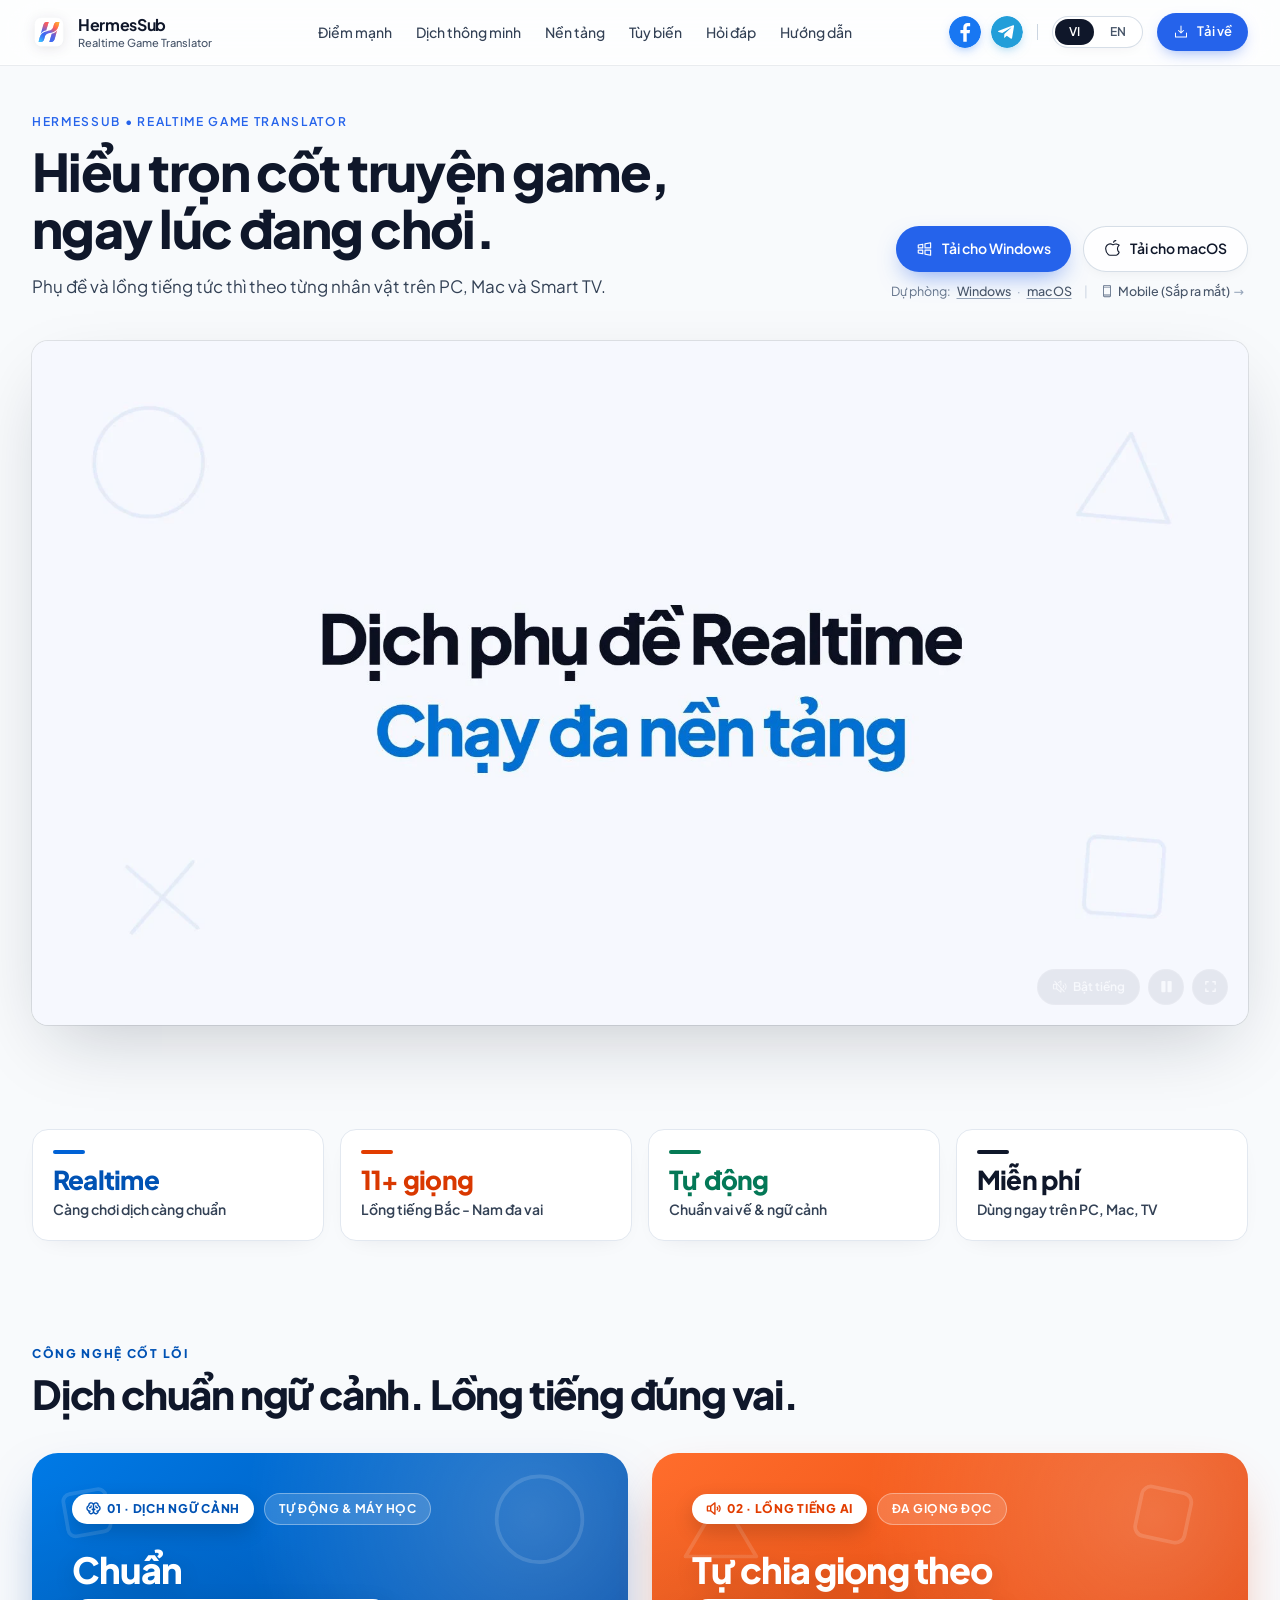
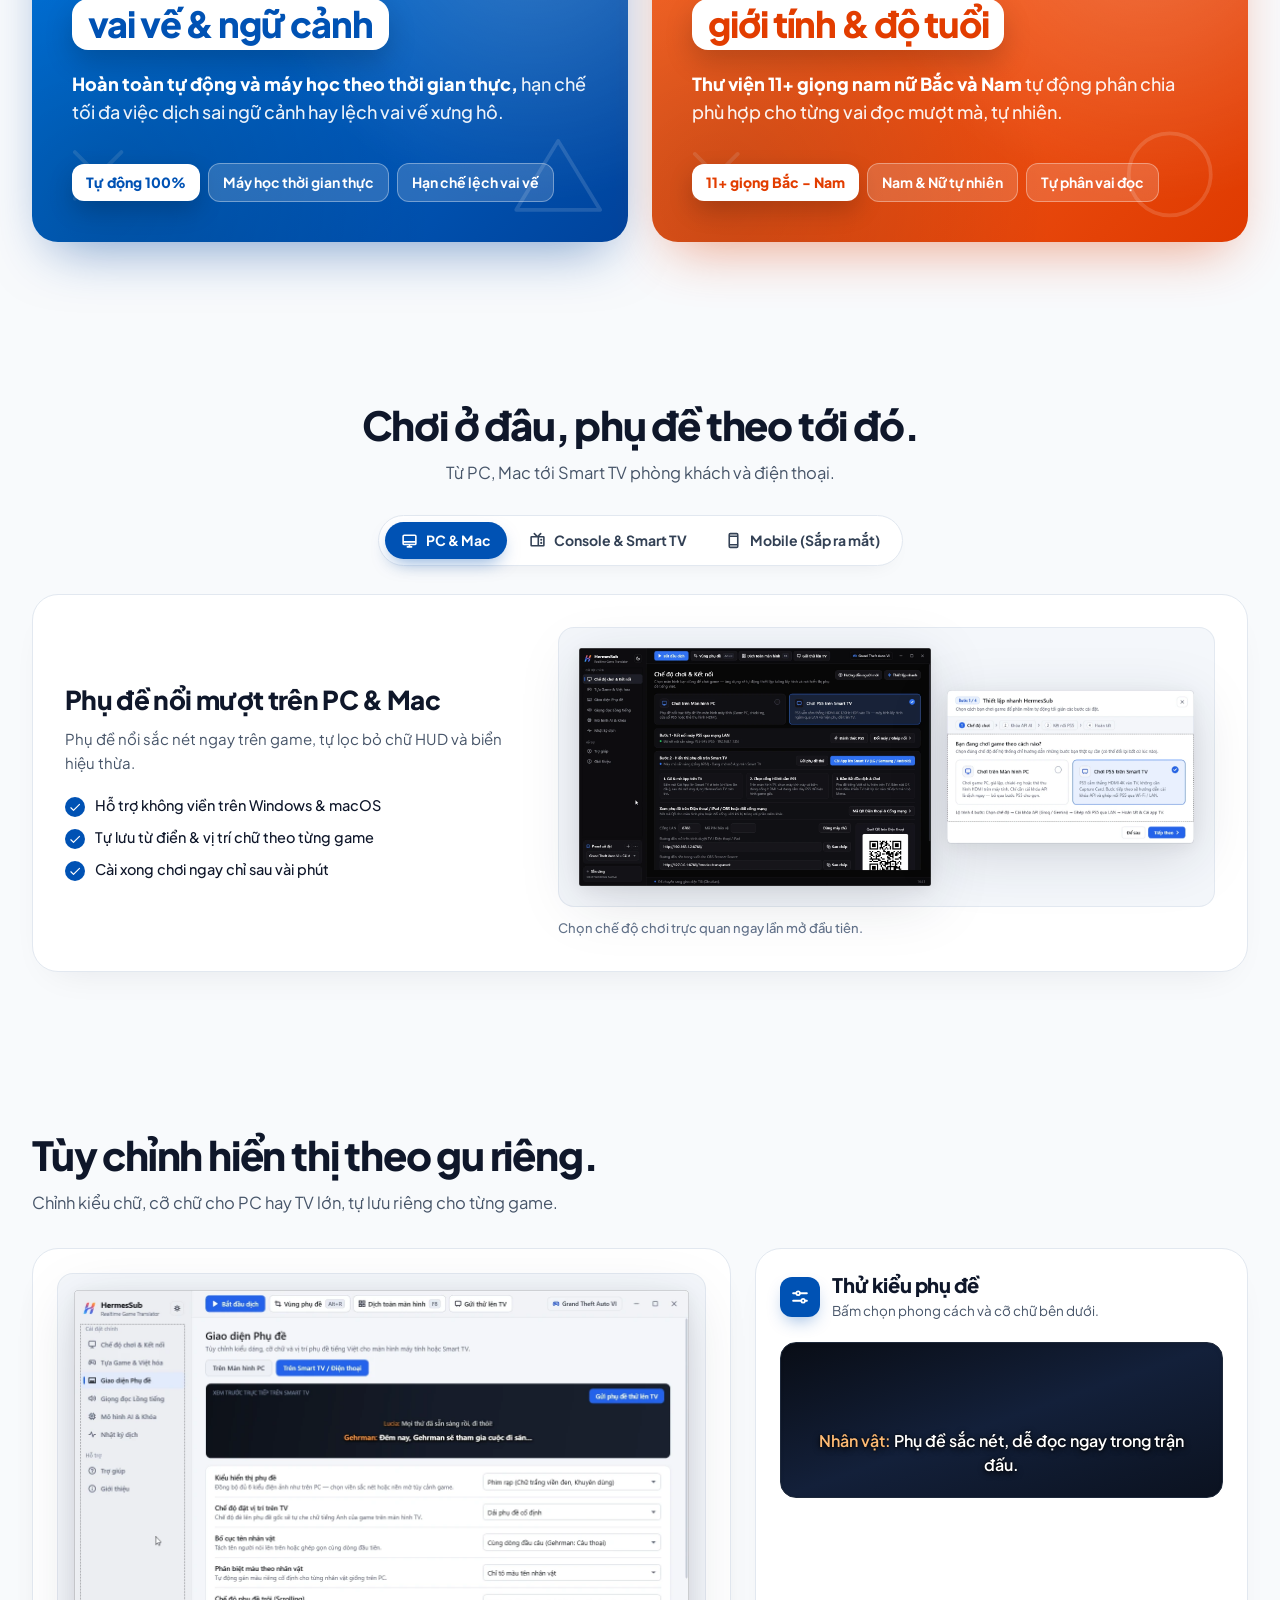
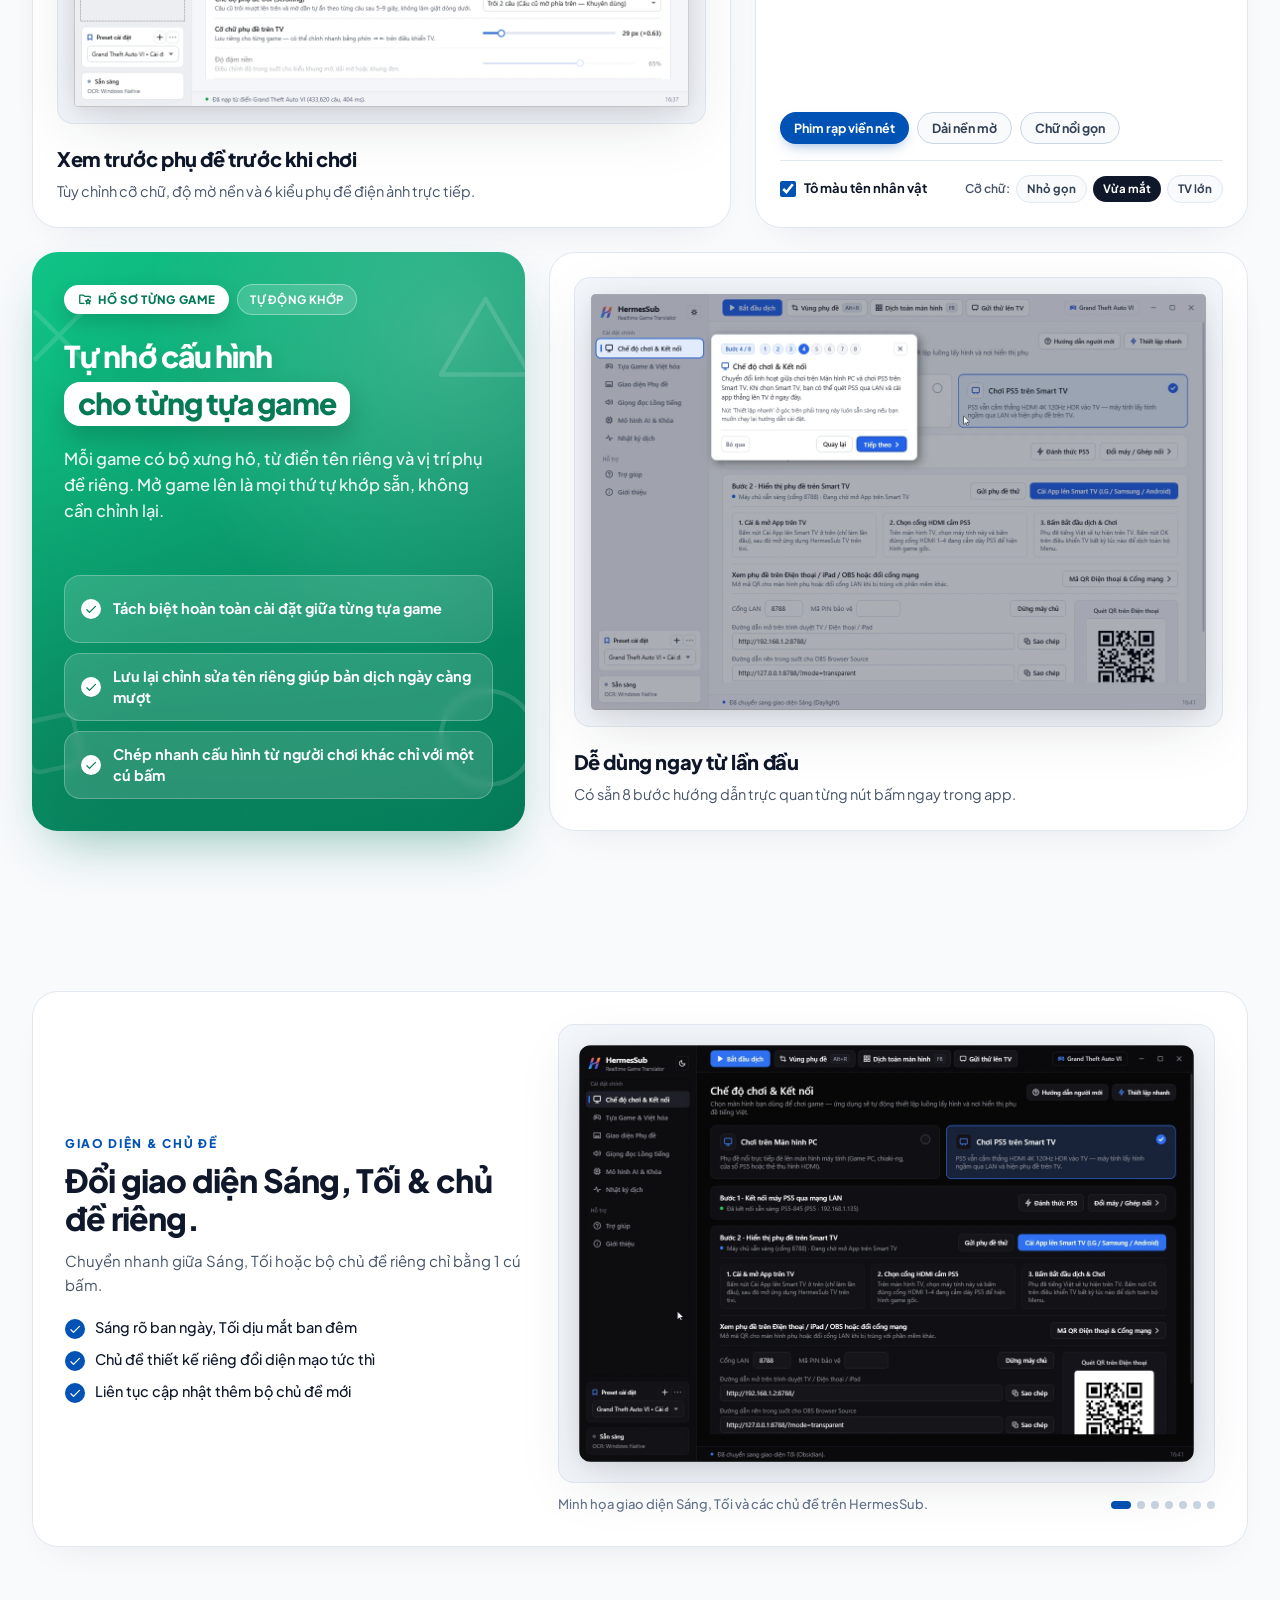
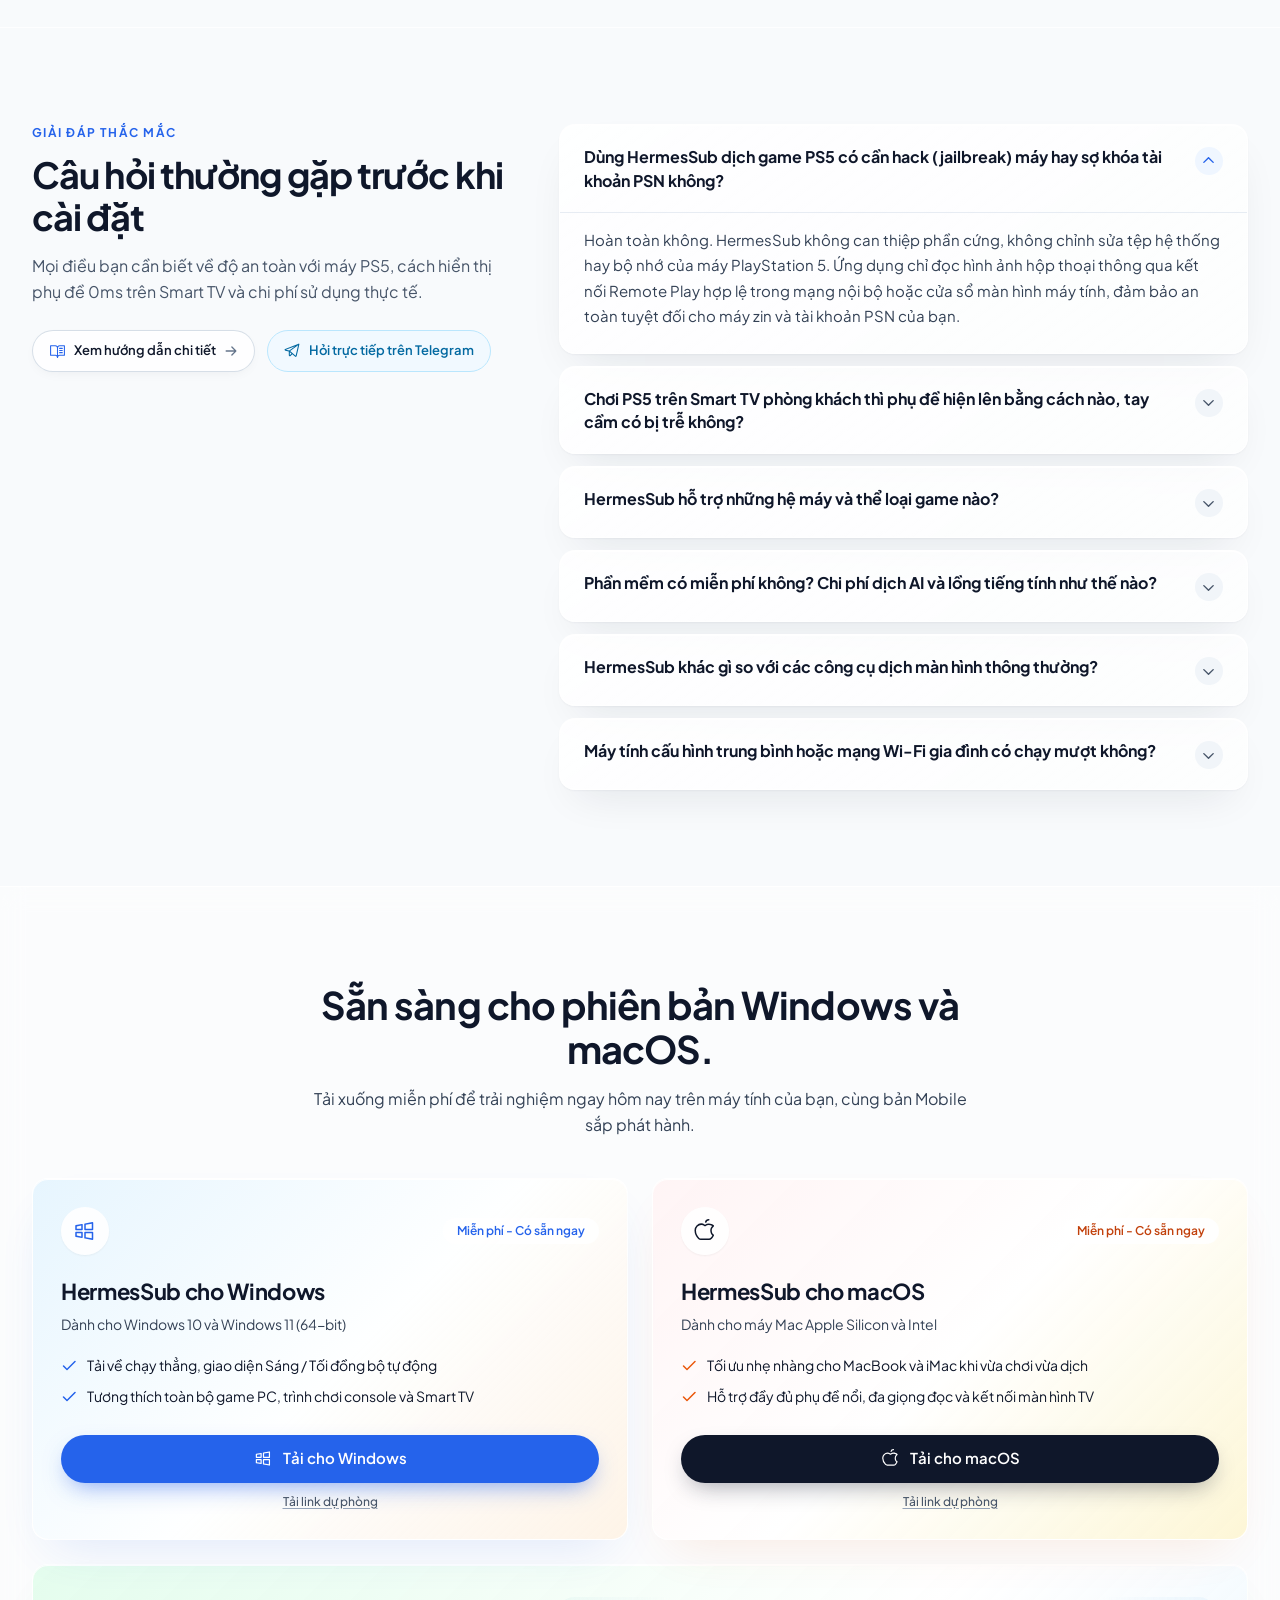
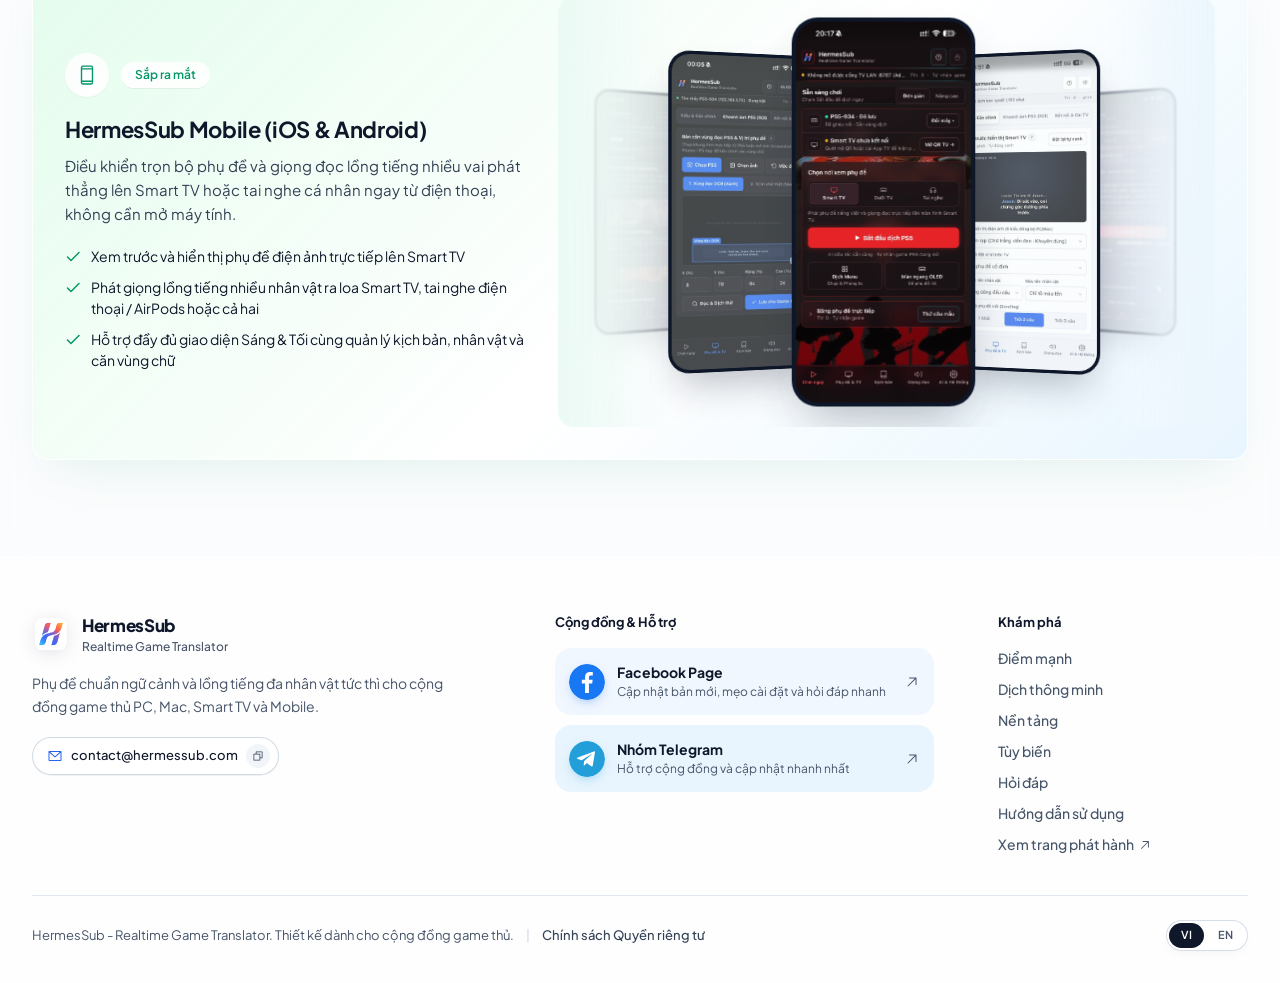
<file: en/index.html>
<!doctype html>
<html lang="en">
  <head>
    <meta charset="UTF-8" />
    <meta name="viewport" content="width=device-width, initial-scale=1.0" />
    <meta name="theme-color" content="#F6F8FC" />
    <link rel="icon" type="image/svg+xml" href="/images/hermessub-logo-light.svg" />
    <link rel="alternate icon" href="/favicon.ico" />
    <link rel="apple-touch-icon" href="/apple-touch-icon.png" />
    <!--seo-head-start-->
    <title>HermesSub: Real-Time Game Translator for PS5, PC, Mac &amp; TV</title>
    <meta name="description" content="Translate story games live on screen with character-aware subtitles and multi-voice AI dubbing across Windows, macOS, PS5, and Smart TV. Free download." />
    <link rel="canonical" href="https://hermessub.com/en/" />
    <link rel="alternate" hreflang="vi" href="https://hermessub.com/" />
    <link rel="alternate" hreflang="en" href="https://hermessub.com/en/" />
    <link rel="alternate" hreflang="x-default" href="https://hermessub.com/en/" />
    <meta property="og:title" content="HermesSub - Real-Time Game Subtitles &amp; Multi-Voice AI Dubbing" />
    <meta property="og:description" content="Play any story game in your own language live on screen with context-accurate subtitles and character-matched voices on PC, Mac, PS5, and Smart TV." />
    <meta property="og:type" content="website" />
    <meta property="og:site_name" content="HermesSub" />
    <meta property="og:locale" content="en_US" />
    <meta property="og:locale:alternate" content="vi_VN" />
    <meta property="og:url" content="https://hermessub.com/en/" />
    <meta property="og:image" content="https://hermessub.com/images/app_icon_light.png" />
    <meta name="twitter:card" content="summary" />
    <meta name="twitter:title" content="HermesSub - Real-Time Game Subtitles &amp; Multi-Voice AI Dubbing" />
    <meta name="twitter:description" content="Play any story game in your own language live on screen with context-accurate subtitles and character-matched voices on PC, Mac, PS5, and Smart TV." />
    <meta name="twitter:image" content="https://hermessub.com/images/app_icon_light.png" />
    <script id="hermessub-jsonld" type="application/ld+json">{"@context":"https://schema.org","@graph":[{"@type":"Organization","@id":"https://hermessub.com/#organization","name":"HermesSub","url":"https://hermessub.com/","logo":{"@type":"ImageObject","url":"https://hermessub.com/images/app_icon_light.png","width":512,"height":512},"email":"contact@hermessub.com","sameAs":["https://github.com/HermesSub/hermessub.github.io","https://www.facebook.com/hermessub","https://t.me/hermessub_com"]},{"@type":"WebSite","@id":"https://hermessub.com/#website","url":"https://hermessub.com/","name":"HermesSub","alternateName":"HermesSub - Realtime Game Translator","inLanguage":["vi","en"],"publisher":{"@id":"https://hermessub.com/#organization"}},{"@type":"SoftwareApplication","@id":"https://hermessub.com/#software","name":"HermesSub","applicationCategory":"GameApplication","applicationSubCategory":"Real-Time Game Subtitle Translator & AI Voice Dubbing","operatingSystem":"Windows 10, Windows 11, macOS (Apple Silicon), Android TV, LG webOS, Samsung Tizen, iOS","softwareVersion":"1.0.4","inLanguage":"en","url":"https://hermessub.com/en/","description":"Translate story games live on screen with character-aware subtitles and multi-voice AI dubbing across Windows, macOS, PS5, and Smart TV. Free download.","downloadUrl":["https://github.com/HermesSub/hermessub.github.io/releases/download/v1.0.4/HermesSub-win-x64.zip","https://github.com/HermesSub/hermessub.github.io/releases/download/v1.0.4/HermesSub-osx-arm64.zip"],"screenshot":"https://hermessub.com/screenshots/subtitle-studio-light.webp","image":"https://hermessub.com/images/app_icon_light.png","offers":{"@type":"Offer","price":"0","priceCurrency":"USD"},"publisher":{"@id":"https://hermessub.com/#organization"}},{"@type":"VideoObject","@id":"https://hermessub.com/en/#promo-video","name":"HermesSub - Real-Time Game Subtitle Translation & AI Voice Dubbing Demo","description":"Watch HermesSub translate in-game dialogue with character-accurate tone and multi-character voice acting live across PC, Mac, PS5, and Smart TV.","thumbnailUrl":["https://hermessub.com/videos/hermessub-promo-poster.webp"],"uploadDate":"2026-11-25T00:00:00+07:00","duration":"PT1M10S","contentUrl":"https://media.hermessub.com/Videos/hermessub-promo.mp4?v=2","embedUrl":"https://hermessub.com/en/","inLanguage":"en","publisher":{"@id":"https://hermessub.com/#organization"}},{"@type":"FAQPage","@id":"https://hermessub.com/en/#faq","inLanguage":"en","mainEntity":[{"@type":"Question","name":"Does HermesSub require a jailbroken PS5, or can it risk a PSN account ban?","acceptedAnswer":{"@type":"Answer","text":"No jailbreak or console modification is ever required. HermesSub never alters game files, firmware, or console memory. It reads on-screen dialogue through official Remote Play over your home network or a desktop video window, keeping your stock PS5 and PlayStation Network account completely safe."}},{"@type":"Question","name":"How do live subtitles appear on a living-room Smart TV without adding controller lag?","acceptedAnswer":{"@type":"Answer","text":"Your DualSense controller stays paired directly to your PS5 on your primary PSN account over native HDMI with 0ms input latency. HermesSub quietly reads dialogue in the background via a secondary PSN session and renders crisp cinema subtitles natively on your LG webOS, Samsung Tizen, or Android TV."}},{"@type":"Question","name":"Which platforms, consoles, and game genres does HermesSub support?","acceptedAnswer":{"@type":"Answer","text":"HermesSub runs on Windows 10/11 PCs, Apple Silicon Macs, Windows gaming handhelds, and PlayStation 5 (via Remote Play, chiaki-ng, or HDMI capture cards), outputting overlays on desktop monitors or Smart TVs. It works with any story-driven RPG, action-adventure, visual novel, or indie title."}},{"@type":"Question","name":"Is HermesSub free to download, and how do AI translation costs work?","acceptedAnswer":{"@type":"Answer","text":"HermesSub is free to download and use. Pre-built community game dictionaries and offline voice models run locally at zero cost. For live AI translation of brand-new lines, you can use free translation engines or plug in your own Gemini, DeepSeek, Groq, or OpenAI API key with full control over usage."}},{"@type":"Question","name":"How is HermesSub different from generic screen OCR translators?","acceptedAnswer":{"@type":"Answer","text":"Generic screen translators translate isolated lines out of context, breaking character tone, relationships, and lore terminology. HermesSub tracks ongoing story context, locks per-character relationship tone and glossaries, and assigns distinct AI voices to individual speakers."}},{"@type":"Question","name":"Will HermesSub slow down my PC or require high internet bandwidth?","acceptedAnswer":{"@type":"Answer","text":"No. HermesSub is natively engineered to run alongside demanding games with minimal CPU and GPU overhead. Local PS5 video reading and Smart TV subtitle delivery stay inside your home Wi-Fi or LAN without routing video frames through external servers."}}]}]}</script>
    <!--seo-head-end-->
    <script type="module" crossorigin src="/assets/index-BJT_en9N.js"></script>
    <link rel="stylesheet" crossorigin href="/assets/index-CgXjbnzS.css">
  </head>
  <body class="bg-[#F8FAFC] text-[#0F172A] antialiased selection:bg-[#2563EB]/15 selection:text-[#0F172A]">
    <div id="root"><link rel="preload" as="image" href="/images/hermessub-logo-light.svg"/><link rel="preload" as="image" href="/images/social-facebook.svg"/><link rel="preload" as="image" href="/images/social-telegram.svg"/><link rel="preload" as="image" href="/screenshots/theme-obsidian.webp"/><link rel="preload" as="image" href="/screenshots/mobile-play-akira.webp"/><link rel="preload" as="image" href="/screenshots/mobile-tv-subtitles.jpg"/><link rel="preload" as="image" href="/screenshots/mobile-scripts-gta6.webp"/><link rel="preload" as="image" href="/screenshots/mobile-tv-voice.jpg"/><link rel="preload" as="image" href="/screenshots/mobile-themes-cyberpunk.webp"/><link rel="preload" as="image" href="/screenshots/mobile-roi-dark.webp"/><div class="relative min-h-[100dvh] text-[#0F172A]"><div aria-hidden="true" class="pastel-ambient-canvas pointer-events-none fixed inset-0 -z-10"></div><header class="sticky top-0 z-40 border-b border-white/80 bg-white/75 shadow-[0_1px_0_rgba(15,23,42,0.06)] backdrop-blur-xl"><nav aria-label="Primary Navigation" class="mx-auto flex h-16 max-w-[1320px] items-center justify-between gap-2 px-4 sm:gap-4 md:px-8"><a href="#" class="flex shrink-0 items-center gap-2.5 rounded-2xl py-1 pr-1 transition-opacity hover:opacity-90 sm:gap-3 sm:pr-2"><img src="/images/hermessub-logo-light.svg" alt="HermesSub" width="32" height="32" class="h-8 w-8 shrink-0 object-contain drop-shadow-[0_2px_6px_rgba(15,23,42,0.1)] sm:h-[34px] sm:w-[34px]"/><div class="flex flex-col leading-none"><span class="text-[15px] font-bold tracking-[-0.02em] text-[#0F172A] sm:text-[16px]">HermesSub</span><span class="mt-1 hidden text-[11px] font-medium text-[#475569] sm:block">Realtime Game Translator</span></div></a><ul class="hidden items-center gap-5 xl:gap-6 lg:flex"><li><a href="#highlights" class="whitespace-nowrap text-[14px] font-medium text-[#334155] transition-colors hover:text-[#2563EB]">Strengths</a></li><li><a href="#intelligence" class="whitespace-nowrap text-[14px] font-medium text-[#334155] transition-colors hover:text-[#2563EB]">Smart Context</a></li><li><a href="#platforms" class="whitespace-nowrap text-[14px] font-medium text-[#334155] transition-colors hover:text-[#2563EB]">Platforms</a></li><li><a href="#customize" class="whitespace-nowrap text-[14px] font-medium text-[#334155] transition-colors hover:text-[#2563EB]">Customize</a></li><li><a href="#faq" class="whitespace-nowrap text-[14px] font-medium text-[#334155] transition-colors hover:text-[#2563EB]">FAQ</a></li><li><a href="/en/guides/" class="whitespace-nowrap text-[14px] transition-colors hover:text-[#2563EB] font-medium text-[#334155]">Guides</a></li></ul><div class="flex shrink-0 items-center gap-3 sm:gap-3.5"><div class="flex items-center gap-2.5 sm:gap-2.5"><a href="https://www.facebook.com/hermessub" target="_blank" rel="noopener noreferrer" aria-label="HermesSub Facebook Page" title="Facebook Page" class="inline-flex h-7 w-7 items-center justify-center rounded-full shadow-[0_4px_12px_-4px_rgba(24,119,242,0.55)] transition-transform hover:scale-108 active:scale-95 sm:h-8 sm:w-8"><img src="/images/social-facebook.svg" alt="Facebook" width="32" height="32" class="h-7 w-7 rounded-full sm:h-8 sm:w-8"/></a><a href="https://t.me/hermessub_com" target="_blank" rel="noopener noreferrer" aria-label="HermesSub Telegram Community" title="Telegram Group" class="inline-flex h-7 w-7 items-center justify-center rounded-full shadow-[0_4px_12px_-4px_rgba(34,158,217,0.55)] transition-transform hover:scale-108 active:scale-95 sm:h-8 sm:w-8"><img src="/images/social-telegram.svg" alt="Telegram" width="32" height="32" class="h-7 w-7 rounded-full sm:h-8 sm:w-8"/></a></div><span aria-hidden="true" class="hidden h-4 w-px bg-[#CBD5E1] sm:inline-block"></span><div role="group" aria-label="Language switcher" class="glass-pill flex items-center gap-0.5 rounded-full p-0.5"><a href="/" hrefLang="vi" class="rounded-full px-3 py-1 text-[11px] font-semibold transition-colors sm:px-3.5 sm:text-[12px] text-[#475569] hover:text-[#0F172A]">VI</a><a href="/en/" hrefLang="en" aria-current="true" class="rounded-full px-3 py-1 text-[11px] font-semibold transition-colors sm:px-3.5 sm:text-[12px] bg-[#0F172A] text-[#FFFFFF]">EN</a></div><a href="#download" class="hidden min-h-[38px] items-center gap-2 whitespace-nowrap rounded-full bg-[#2563EB] px-4 py-2 text-[13px] font-semibold text-[#FFFFFF] shadow-[0_6px_16px_-6px_rgba(37,99,235,0.55)] transition-all hover:bg-[#1D4ED8] active:scale-[0.98] sm:inline-flex"><svg xmlns="http://www.w3.org/2000/svg" width="16" height="16" fill="currentColor" viewBox="0 0 256 256" aria-hidden="true"><path d="M224,144v64a8,8,0,0,1-8,8H40a8,8,0,0,1-8-8V144a8,8,0,0,1,16,0v56H208V144a8,8,0,0,1,16,0Zm-101.66,5.66a8,8,0,0,0,11.32,0l40-40a8,8,0,0,0-11.32-11.32L136,124.69V32a8,8,0,0,0-16,0v92.69L93.66,98.34a8,8,0,0,0-11.32,11.32Z"></path></svg><span>Download</span></a><button type="button" aria-label="Open navigation menu" aria-expanded="false" class="glass-pill inline-flex h-8 w-8 items-center justify-center rounded-full text-[#0F172A] transition-colors hover:bg-white sm:h-9 sm:w-9 lg:hidden"><svg xmlns="http://www.w3.org/2000/svg" width="17" height="17" fill="currentColor" viewBox="0 0 256 256" aria-hidden="true"><path d="M224,128a8,8,0,0,1-8,8H40a8,8,0,0,1,0-16H216A8,8,0,0,1,224,128ZM40,72H216a8,8,0,0,0,0-16H40a8,8,0,0,0,0,16ZM216,184H40a8,8,0,0,0,0,16H216a8,8,0,0,0,0-16Z"></path></svg></button></div></nav></header><main id="main-content"><section class="pt-8 pb-14 md:pt-12 md:pb-20"><div class="mx-auto max-w-[1320px] px-5 md:px-8"><div class="grid grid-cols-1 items-end gap-7 lg:grid-cols-12"><div class="lg:col-span-6 xl:col-span-7"><p class="text-[12px] font-semibold tracking-[0.14em] text-[#2563EB] uppercase">HERMESSUB • REALTIME GAME TRANSLATOR</p><h1 class="mt-3 text-[28px] leading-[1.1] font-extrabold tracking-[-0.03em] text-[#0F172A] sm:text-[40px] lg:text-[46px] xl:text-[52px]">Play any game in your language,<br/>live on screen.</h1><p class="mt-4 max-w-[54ch] text-[15px] leading-[1.6] text-[#334155] sm:text-[17px]">Instant story subtitles and character-matched voices on PC, Mac, and your living-room TV.</p></div><div class="flex flex-col items-start gap-2.5 lg:col-span-6 lg:items-end xl:col-span-5"><div class="grid w-full grid-cols-2 gap-2.5 sm:flex sm:w-auto sm:flex-row sm:flex-nowrap sm:items-center sm:gap-3 lg:justify-end"><a href="https://github.com/HermesSub/hermessub.github.io/releases/download/v1.0.4/HermesSub-win-x64.zip" target="_blank" rel="noopener noreferrer" class="inline-flex min-h-[44px] items-center justify-center gap-1.5 whitespace-nowrap rounded-full bg-[#2563EB] px-3 py-2 text-[13px] font-semibold text-[#FFFFFF] shadow-[0_10px_24px_-8px_rgba(37,99,235,0.58)] transition-all hover:bg-[#1D4ED8] active:scale-[0.98] sm:min-h-[46px] sm:gap-2 sm:px-5 sm:py-2.5 sm:text-[14px]"><svg xmlns="http://www.w3.org/2000/svg" width="16" height="16" fill="currentColor" viewBox="0 0 256 256" class="shrink-0 sm:h-[18px] sm:w-[18px]" aria-hidden="true"><path d="M208,136H128a8,8,0,0,0-8,8v57.45a8,8,0,0,0,6.57,7.88l80,14.54A7.61,7.61,0,0,0,208,224a8,8,0,0,0,8-8V144A8,8,0,0,0,208,136Zm-8,70.41-64-11.63V152h64ZM96,136H32a8,8,0,0,0-8,8v40a8,8,0,0,0,6.57,7.87l64,11.64a8.54,8.54,0,0,0,1.43.13,8,8,0,0,0,8-8V144A8,8,0,0,0,96,136Zm-8,50.05-48-8.73V152H88ZM213.13,33.86a8,8,0,0,0-6.56-1.73l-80,14.55A8,8,0,0,0,120,54.55V112a8,8,0,0,0,8,8h80a8,8,0,0,0,8-8V40A8,8,0,0,0,213.13,33.86ZM200,104H136V61.22l64-11.63ZM101.13,54.22a8,8,0,0,0-6.56-1.73l-64,11.64A8,8,0,0,0,24,72v40a8,8,0,0,0,8,8H96a8,8,0,0,0,8-8V60.36A8,8,0,0,0,101.13,54.22ZM88,104H40V78.68L88,70Z"></path></svg><span>Get Windows</span></a><a href="https://github.com/HermesSub/hermessub.github.io/releases/download/v1.0.4/HermesSub-osx-arm64.zip" target="_blank" rel="noopener noreferrer" class="glass-pill inline-flex min-h-[44px] items-center justify-center gap-1.5 whitespace-nowrap rounded-full px-3 py-2 text-[13px] font-semibold text-[#0F172A] transition-all hover:bg-white active:scale-[0.98] sm:min-h-[46px] sm:gap-2 sm:px-5 sm:py-2.5 sm:text-[14px]"><svg xmlns="http://www.w3.org/2000/svg" width="16" height="16" fill="currentColor" viewBox="0 0 256 256" class="shrink-0 sm:h-[18px] sm:w-[18px]" aria-hidden="true"><path d="M223.3,169.59a8.07,8.07,0,0,0-2.8-3.4C203.53,154.53,200,134.64,200,120c0-17.67,13.47-33.06,21.5-40.67a8,8,0,0,0,0-11.62C208.82,55.74,187.82,48,168,48a72.2,72.2,0,0,0-40,12.13,71.56,71.56,0,0,0-90.71,9.09A74.63,74.63,0,0,0,16,123.4a127.06,127.06,0,0,0,40.14,89.73A39.8,39.8,0,0,0,83.59,224h87.68a39.84,39.84,0,0,0,29.12-12.57,125,125,0,0,0,17.82-24.6C225.23,174,224.33,172,223.3,169.59Zm-34.63,30.94a23.76,23.76,0,0,1-17.4,7.47H83.59a23.82,23.82,0,0,1-16.44-6.51A111.14,111.14,0,0,1,32,123,58.5,58.5,0,0,1,48.65,80.47,54.81,54.81,0,0,1,88,64h.78A55.45,55.45,0,0,1,123,76.28a8,8,0,0,0,10,0A55.44,55.44,0,0,1,168,64a70.64,70.64,0,0,1,36,10.35c-13,14.52-20,30.47-20,45.65,0,23.77,7.64,42.73,22.18,55.3A105.82,105.82,0,0,1,188.67,200.53ZM128.23,30A40,40,0,0,1,167,0h1a8,8,0,0,1,0,16h-1a24,24,0,0,0-23.24,18,8,8,0,1,1-15.5-4Z"></path></svg><span>Get macOS</span></a></div><div class="flex w-full flex-wrap items-center justify-between gap-x-2 gap-y-1 px-0.5 text-[11.5px] text-[#64748B] sm:w-auto sm:justify-start sm:gap-x-3 sm:px-1 sm:text-[12.5px] lg:justify-end"><span class="inline-flex items-center gap-x-1.5 whitespace-nowrap"><span>Backup:</span><a href="https://media.hermessub.com/Releases/v1.0.4/HermesSub-win-x64.zip" target="_blank" rel="noopener noreferrer" class="font-medium text-[#475569] underline decoration-[#94A3B8] underline-offset-2 transition-colors hover:text-[#2563EB] hover:decoration-[#2563EB]">Windows</a><span aria-hidden="true" class="text-[#94A3B8]">·</span><a href="https://media.hermessub.com/Releases/v1.0.4/HermesSub-osx-arm64.zip" target="_blank" rel="noopener noreferrer" class="font-medium text-[#475569] underline decoration-[#94A3B8] underline-offset-2 transition-colors hover:text-[#0F172A] hover:decoration-[#0F172A]">macOS</a></span><span aria-hidden="true" class="hidden text-[#CBD5E1] sm:inline">|</span><a href="#download" class="group inline-flex items-center gap-1 whitespace-nowrap font-medium text-[#475569] transition-colors hover:text-[#2563EB]"><svg xmlns="http://www.w3.org/2000/svg" width="14" height="14" fill="currentColor" viewBox="0 0 256 256" class="shrink-0 text-[#64748B] transition-colors group-hover:text-[#2563EB]" aria-hidden="true"><path d="M176,16H80A24,24,0,0,0,56,40V216a24,24,0,0,0,24,24h96a24,24,0,0,0,24-24V40A24,24,0,0,0,176,16ZM72,64H184V192H72Zm8-32h96a8,8,0,0,1,8,8v8H72V40A8,8,0,0,1,80,32Zm96,192H80a8,8,0,0,1-8-8v-8H184v8A8,8,0,0,1,176,224Z"></path></svg><span>Mobile (Soon)</span><span aria-hidden="true" class="text-[#94A3B8] transition-transform group-hover:translate-x-0.5 group-hover:text-[#2563EB]">→</span></a></div></div></div><div class="mt-8 aspect-video w-full md:mt-10"><div class="group relative h-full w-full overflow-hidden rounded-2xl bg-[#F6F8FC] shadow-[0_28px_72px_-20px_rgba(15,23,42,0.22)] ring-1 ring-[#0F172A]/10"><div class="relative flex h-full w-full items-center justify-center"><video poster="/videos/hermessub-promo-poster.webp" autoPlay="" loop="" muted="" playsInline="" preload="metadata" class="h-full w-full cursor-pointer bg-[#F6F8FC] object-cover"><source src="https://media.hermessub.com/Videos/hermessub-promo-av1.mp4" type="video/mp4; codecs=&quot;av01.0.08M.08, mp4a.40.2&quot;"/><source src="https://media.hermessub.com/Videos/hermessub-promo.mp4?v=2" type="video/mp4"/></video><div data-controls-visible="false" class="pointer-events-none absolute z-10 flex items-center transition-opacity duration-300 right-2 bottom-2 gap-1.5 sm:right-5 sm:bottom-5 sm:gap-2 opacity-30"><button type="button" aria-label="Unmute" class="pointer-events-auto inline-flex h-7 w-7 sm:h-9 sm:w-auto items-center justify-center sm:gap-1.5 rounded-full border sm:px-3.5 text-[12px] font-semibold transition-all duration-300 active:scale-95 border-white/15 bg-[#0F172A]/24 text-[#FFFFFF]/90 backdrop-blur-[3px] hover:bg-[#0F172A]/72"><svg xmlns="http://www.w3.org/2000/svg" width="14" height="14" fill="currentColor" viewBox="0 0 256 256" class="sm:h-[15px] sm:w-[15px]" aria-hidden="true"><path d="M53.92,34.62A8,8,0,1,0,42.08,45.38L73.55,80H32A16,16,0,0,0,16,96v64a16,16,0,0,0,16,16H77.25l69.84,54.31A8,8,0,0,0,160,224V175.09l42.08,46.29a8,8,0,1,0,11.84-10.76ZM32,96H72v64H32ZM144,207.64,88,164.09V95.89l56,61.6Zm42-63.77a24,24,0,0,0,0-31.72,8,8,0,1,1,12-10.57,40,40,0,0,1,0,52.88,8,8,0,0,1-12-10.59Zm-80.16-76a8,8,0,0,1,1.4-11.23l39.85-31A8,8,0,0,1,160,32v74.83a8,8,0,0,1-16,0V48.36l-26.94,21A8,8,0,0,1,105.84,67.91ZM248,128a79.9,79.9,0,0,1-20.37,53.34,8,8,0,0,1-11.92-10.67,64,64,0,0,0,0-85.33,8,8,0,1,1,11.92-10.67A79.83,79.83,0,0,1,248,128Z"></path></svg><span class="hidden sm:inline">Unmute</span></button><button type="button" aria-label="Pause" class="pointer-events-auto inline-flex h-7 w-7 sm:h-9 sm:w-9 items-center justify-center rounded-full border transition-all duration-300 active:scale-95 border-white/15 bg-[#0F172A]/24 text-[#FFFFFF]/90 backdrop-blur-[3px] hover:bg-[#0F172A]/72"><svg xmlns="http://www.w3.org/2000/svg" width="13" height="13" fill="currentColor" viewBox="0 0 256 256" class="sm:h-[15px] sm:w-[15px]" aria-hidden="true"><path d="M216,48V208a16,16,0,0,1-16,16H160a16,16,0,0,1-16-16V48a16,16,0,0,1,16-16h40A16,16,0,0,1,216,48ZM96,32H56A16,16,0,0,0,40,48V208a16,16,0,0,0,16,16H96a16,16,0,0,0,16-16V48A16,16,0,0,0,96,32Z"></path></svg></button><button type="button" aria-label="Fullscreen" class="pointer-events-auto inline-flex h-7 w-7 sm:h-9 sm:w-9 items-center justify-center rounded-full border transition-all duration-300 active:scale-95 border-white/15 bg-[#0F172A]/24 text-[#FFFFFF]/90 backdrop-blur-[3px] hover:bg-[#0F172A]/72"><svg xmlns="http://www.w3.org/2000/svg" width="14" height="14" fill="currentColor" viewBox="0 0 256 256" class="sm:h-[15px] sm:w-[15px]" aria-hidden="true"><path d="M220,48V88a12,12,0,0,1-24,0V60H168a12,12,0,0,1,0-24h40A12,12,0,0,1,220,48ZM88,196H60V168a12,12,0,0,0-24,0v40a12,12,0,0,0,12,12H88a12,12,0,0,0,0-24Zm120-40a12,12,0,0,0-12,12v28H168a12,12,0,0,0,0,24h40a12,12,0,0,0,12-12V168A12,12,0,0,0,208,156ZM88,36H48A12,12,0,0,0,36,48V88a12,12,0,0,0,24,0V60H88a12,12,0,0,0,0-24Z"></path></svg></button></div></div></div></div></div></section><section id="highlights" aria-label="Strengths" class="scroll-mt-20 py-4 md:py-6"><div class="mx-auto max-w-[1320px] px-4 sm:px-5 md:px-8"><div class="grid grid-cols-2 gap-3 lg:grid-cols-4 lg:gap-4"><div class="flex flex-col justify-between rounded-2xl border border-[#E2E8F0] bg-[#FFFFFF] p-4 shadow-[0_8px_24px_-16px_rgba(15,23,42,0.14)] sm:p-5"><span aria-hidden="true" class="h-1 w-8 rounded-full bg-[#0062D6]"></span><div class="mt-3"><p class="text-[21px] leading-[1.1] font-extrabold tracking-[-0.03em] sm:text-[26px] text-[#0052B4]">Real-time</p><p class="mt-1.5 text-[13px] leading-[1.4] font-semibold text-[#334155] sm:text-[14px]">Smarter the longer you play</p></div></div><div class="flex flex-col justify-between rounded-2xl border border-[#E2E8F0] bg-[#FFFFFF] p-4 shadow-[0_8px_24px_-16px_rgba(15,23,42,0.14)] sm:p-5"><span aria-hidden="true" class="h-1 w-8 rounded-full bg-[#E23D00]"></span><div class="mt-3"><p class="text-[21px] leading-[1.1] font-extrabold tracking-[-0.03em] sm:text-[26px] text-[#D93800]">11+ Voices</p><p class="mt-1.5 text-[13px] leading-[1.4] font-semibold text-[#334155] sm:text-[14px]">Auto gender &amp; age dubbing</p></div></div><div class="flex flex-col justify-between rounded-2xl border border-[#E2E8F0] bg-[#FFFFFF] p-4 shadow-[0_8px_24px_-16px_rgba(15,23,42,0.14)] sm:p-5"><span aria-hidden="true" class="h-1 w-8 rounded-full bg-[#057A55]"></span><div class="mt-3"><p class="text-[21px] leading-[1.1] font-extrabold tracking-[-0.03em] sm:text-[26px] text-[#047857]">Automatic</p><p class="mt-1.5 text-[13px] leading-[1.4] font-semibold text-[#334155] sm:text-[14px]">Role &amp; context accurate</p></div></div><div class="flex flex-col justify-between rounded-2xl border border-[#E2E8F0] bg-[#FFFFFF] p-4 shadow-[0_8px_24px_-16px_rgba(15,23,42,0.14)] sm:p-5"><span aria-hidden="true" class="h-1 w-8 rounded-full bg-[#0F172A]"></span><div class="mt-3"><p class="text-[21px] leading-[1.1] font-extrabold tracking-[-0.03em] sm:text-[26px] text-[#0F172A]">Free</p><p class="mt-1.5 text-[13px] leading-[1.4] font-semibold text-[#334155] sm:text-[14px]">Ready for PC, Mac &amp; TV</p></div></div></div></div></section><section id="intelligence" class="scroll-mt-20 py-14 md:py-20"><div class="mx-auto max-w-[1320px] px-4 sm:px-5 md:px-8"><div class="" style="opacity:0;transform:translateY(18px)"><div class="max-w-[980px]"><p class="text-[12px] font-extrabold tracking-[0.14em] text-[#0052B4] uppercase">CORE CAPABILITIES</p><h2 class="mt-2 text-[28px] leading-[1.15] font-extrabold tracking-[-0.03em] text-[#0F172A] sm:text-[36px] md:text-[40px]">Accurate context. Auto-matched voices.</h2></div></div><div class="mt-7 grid grid-cols-1 gap-5 md:mt-9 lg:grid-cols-2 lg:gap-6"><div class="h-full" style="opacity:0;transform:translateY(18px)"><article style="background:linear-gradient(135deg, #007AE6 0%, #00439C 100%);box-shadow:0 24px 56px -20px rgba(0, 67, 156, 0.52)" class="relative flex h-full flex-col justify-between overflow-hidden rounded-[26px] p-6 text-[#FFFFFF] sm:p-8 md:p-10"><svg aria-hidden="true" viewBox="0 0 640 420" fill="none" class="pointer-events-none absolute inset-0 h-full w-full opacity-[0.13]" preserveAspectRatio="xMidYMid slice"><circle cx="545" cy="72" r="46" stroke="#FFFFFF" stroke-width="4"></circle><polygon points="565,310 610,384 520,384" stroke="#FFFFFF" stroke-width="4" stroke-linejoin="round"></polygon><g stroke="#FFFFFF" stroke-width="4" stroke-linecap="round"><line x1="46" y1="322" x2="96" y2="372"></line><line x1="96" y1="322" x2="46" y2="372"></line></g><rect x="36" y="42" width="46" height="46" rx="8" transform="rotate(-10 59 65)" stroke="#FFFFFF" stroke-width="4"></rect></svg><div aria-hidden="true" style="background:radial-gradient(circle at 84% 16%, rgba(255,255,255,0.20) 0%, rgba(255,255,255,0) 48%), radial-gradient(circle at 12% 90%, rgba(0,0,0,0.16) 0%, rgba(0,0,0,0) 52%)" class="pointer-events-none absolute inset-0"></div><div class="relative z-10"><div class="flex flex-wrap items-center gap-2.5"><span style="color:#0052B4" class="inline-flex items-center gap-1.5 rounded-full bg-[#FFFFFF] px-3.5 py-1.5 text-[12px] font-extrabold tracking-[0.06em] uppercase shadow-[0_8px_20px_rgba(0,0,0,0.16)]"><svg xmlns="http://www.w3.org/2000/svg" width="15" height="15" fill="currentColor" viewBox="0 0 256 256" aria-hidden="true"><path d="M252,124a60.14,60.14,0,0,0-32-53.08,52,52,0,0,0-92-32.11A52,52,0,0,0,36,70.92a60,60,0,0,0,0,106.14,52,52,0,0,0,92,32.13,52,52,0,0,0,92-32.13A60.05,60.05,0,0,0,252,124ZM88,204a28,28,0,0,1-26.85-20.07c1,0,1.89.07,2.85.07h8a12,12,0,0,0,0-24H64A36,36,0,0,1,52,90.05a12,12,0,0,0,8-11.32V72a28,28,0,0,1,56,0v60.18a51.61,51.61,0,0,0-7.2-3.85,12,12,0,1,0-9.6,22A28,28,0,0,1,88,204Zm104-44h-8a12,12,0,0,0,0,24h8c1,0,1.9,0,2.85-.07a28,28,0,1,1-38-33.61,12,12,0,1,0-9.6-22,51.61,51.61,0,0,0-7.2,3.85V72a28,28,0,0,1,56,0v6.73a12,12,0,0,0,8,11.32,36,36,0,0,1-12,70Zm16-44a12,12,0,0,1-12,12,40,40,0,0,1-40-40V84a12,12,0,0,1,24,0v4a16,16,0,0,0,16,16A12,12,0,0,1,208,116ZM100,88a40,40,0,0,1-40,40,12,12,0,0,1,0-24A16,16,0,0,0,76,88V84a12,12,0,0,1,24,0Z"></path></svg><span>01 · CONTEXT AI</span></span><span class="inline-flex items-center rounded-full border border-white/35 bg-white/16 px-3.5 py-1.5 text-[12px] font-bold tracking-[0.04em] text-[#FFFFFF] uppercase">REAL-TIME LEARNING</span></div><h3 class="mt-6 text-[28px] leading-[1.18] font-extrabold tracking-[-0.03em] text-[#FFFFFF] [text-shadow:0_6px_22px_rgba(0,0,0,0.14)] sm:text-[34px] md:text-[36px]"><span class="block">Accurate</span><span style="color:#0052B4" class="mt-2 inline-block rounded-2xl bg-[#FFFFFF] px-4 py-1 text-shadow-none shadow-[0_12px_28px_rgba(0,0,0,0.18)]">roles &amp; context</span></h3><p class="mt-5 max-w-[44ch] text-[16px] leading-[1.6] font-medium text-white/92 sm:text-[18px]"><strong class="font-extrabold text-[#FFFFFF]">Fully automatic with real-time machine learning,</strong> <!-- -->minimizing out-of-context lines and mismatched speaker roles.</p></div><ul class="relative z-10 mt-7 flex flex-wrap items-center gap-2 pt-2"><li style="color:#0052B4" class="rounded-xl bg-[#FFFFFF] px-3.5 py-2 text-[13px] font-extrabold shadow-[0_10px_24px_rgba(0,0,0,0.18)] sm:text-[14px]">100% Automatic</li><li class="rounded-xl border border-white/35 bg-white/16 px-3.5 py-2 text-[13px] font-bold text-[#FFFFFF] sm:text-[14px]">Real-time learning</li><li class="rounded-xl border border-white/35 bg-white/16 px-3.5 py-2 text-[13px] font-bold text-[#FFFFFF] sm:text-[14px]">Role-accurate tone</li></ul></article></div><div class="h-full" style="opacity:0;transform:translateY(18px)"><article style="background:linear-gradient(135deg, #FF6D2C 0%, #DF3A00 100%);box-shadow:0 24px 56px -20px rgba(223, 58, 0, 0.48)" class="relative flex h-full flex-col justify-between overflow-hidden rounded-[26px] p-6 text-[#FFFFFF] sm:p-8 md:p-10"><svg aria-hidden="true" viewBox="0 0 640 420" fill="none" class="pointer-events-none absolute inset-0 h-full w-full opacity-[0.14]" preserveAspectRatio="xMidYMid slice"><rect x="522" y="40" width="54" height="54" rx="10" transform="rotate(12 549 67)" stroke="#FFFFFF" stroke-width="4"></rect><circle cx="556" cy="346" r="44" stroke="#FFFFFF" stroke-width="4"></circle><polygon points="74,48 112,112 36,112" stroke="#FFFFFF" stroke-width="4" stroke-linejoin="round"></polygon><g stroke="#FFFFFF" stroke-width="4" stroke-linecap="round"><line x1="46" y1="324" x2="92" y2="370"></line><line x1="92" y1="324" x2="46" y2="370"></line></g></svg><div aria-hidden="true" style="background:radial-gradient(circle at 84% 16%, rgba(255,255,255,0.20) 0%, rgba(255,255,255,0) 48%), radial-gradient(circle at 12% 90%, rgba(0,0,0,0.16) 0%, rgba(0,0,0,0) 52%)" class="pointer-events-none absolute inset-0"></div><div class="relative z-10"><div class="flex flex-wrap items-center gap-2.5"><span style="color:#E23D00" class="inline-flex items-center gap-1.5 rounded-full bg-[#FFFFFF] px-3.5 py-1.5 text-[12px] font-extrabold tracking-[0.06em] uppercase shadow-[0_8px_20px_rgba(0,0,0,0.16)]"><svg xmlns="http://www.w3.org/2000/svg" width="15" height="15" fill="currentColor" viewBox="0 0 256 256" aria-hidden="true"><path d="M157.27,21.22a12,12,0,0,0-12.64,1.31L75.88,76H32A20,20,0,0,0,12,96v64a20,20,0,0,0,20,20H75.88l68.75,53.47A12,12,0,0,0,164,224V32A12,12,0,0,0,157.27,21.22ZM36,100H68v56H36Zm104,99.46L92,162.13V93.87l48-37.33ZM212,128a44,44,0,0,1-11,29.11,12,12,0,1,1-18-15.88,20,20,0,0,0,0-26.43,12,12,0,0,1,18-15.86A43.94,43.94,0,0,1,212,128Zm40,0a83.87,83.87,0,0,1-21.39,56,12,12,0,0,1-17.89-16,60,60,0,0,0,0-80,12,12,0,1,1,17.88-16A83.87,83.87,0,0,1,252,128Z"></path></svg><span>02 · AI DUBBING</span></span><span class="inline-flex items-center rounded-full border border-white/35 bg-white/16 px-3.5 py-1.5 text-[12px] font-bold tracking-[0.04em] text-[#FFFFFF] uppercase">MULTI-VOICE CAST</span></div><h3 class="mt-6 text-[28px] leading-[1.18] font-extrabold tracking-[-0.03em] text-[#FFFFFF] [text-shadow:0_6px_22px_rgba(0,0,0,0.14)] sm:text-[34px] md:text-[36px]"><span class="block">Auto voice match by</span><span style="color:#E23D00" class="mt-2 inline-block rounded-2xl bg-[#FFFFFF] px-4 py-1 text-shadow-none shadow-[0_12px_28px_rgba(0,0,0,0.18)]">gender &amp; age</span></h3><p class="mt-5 max-w-[44ch] text-[16px] leading-[1.6] font-medium text-white/92 sm:text-[18px]"><strong class="font-extrabold text-[#FFFFFF]">Built-in library of 11+ natural male and female regional voices</strong> <!-- -->automatically matched to deliver lifelike multi-speaker audio.</p></div><ul class="relative z-10 mt-7 flex flex-wrap items-center gap-2 pt-2"><li style="color:#E23D00" class="rounded-xl bg-[#FFFFFF] px-3.5 py-2 text-[13px] font-extrabold shadow-[0_10px_24px_rgba(0,0,0,0.18)] sm:text-[14px]">11+ Natural Voices</li><li class="rounded-xl border border-white/35 bg-white/16 px-3.5 py-2 text-[13px] font-bold text-[#FFFFFF] sm:text-[14px]">Male &amp; Female cast</li><li class="rounded-xl border border-white/35 bg-white/16 px-3.5 py-2 text-[13px] font-bold text-[#FFFFFF] sm:text-[14px]">Auto voice split</li></ul></article></div></div></div></section><section id="platforms" class="scroll-mt-20 py-14 md:py-20"><div class="mx-auto max-w-[1320px] px-4 sm:px-5 md:px-8"><div class="" style="opacity:0;transform:translateY(18px)"><div class="mx-auto max-w-[700px] text-center"><h2 class="text-[28px] leading-[1.15] font-extrabold tracking-[-0.03em] text-[#0F172A] sm:text-[36px] md:text-[40px]">Play on any screen you love.</h2><p class="mt-3 text-[15.5px] leading-[1.6] text-[#475569] sm:text-[16.5px]">From PC and Mac to your living-room Smart TV and phone.</p></div></div><div class="mt-7 flex justify-center"><div class="grid w-full grid-cols-3 gap-1 rounded-2xl border border-[#E2E8F0] bg-[#FFFFFF] p-1 shadow-[0_8px_24px_-16px_rgba(15,23,42,0.14)] sm:inline-flex sm:w-auto sm:gap-1.5 sm:rounded-full sm:p-1.5"><button type="button" class="inline-flex min-h-[40px] items-center justify-center gap-1.5 rounded-xl px-2 py-2 text-[12.5px] font-bold whitespace-nowrap transition-all sm:min-h-0 sm:gap-2 sm:rounded-full sm:px-4 sm:text-[14px] bg-[#0052B4] text-[#FFFFFF] shadow-[0_8px_18px_-6px_rgba(0,82,180,0.5)]"><svg xmlns="http://www.w3.org/2000/svg" width="15" height="15" fill="currentColor" viewBox="0 0 256 256" class="shrink-0 sm:h-[17px] sm:w-[17px]" aria-hidden="true"><path d="M208,36H48A28,28,0,0,0,20,64V172a28,28,0,0,0,28,28h68v12H96a12,12,0,0,0,0,24h64a12,12,0,0,0,0-24H140V200h68a28,28,0,0,0,28-28V64A28,28,0,0,0,208,36ZM48,60H208a4,4,0,0,1,4,4v72H44V64A4,4,0,0,1,48,60ZM208,176H48a4,4,0,0,1-4-4V160H212v12A4,4,0,0,1,208,176Z"></path></svg><span class="sm:hidden">PC &amp; Mac</span><span class="hidden sm:inline">PC &amp; Mac</span></button><button type="button" class="inline-flex min-h-[40px] items-center justify-center gap-1.5 rounded-xl px-2 py-2 text-[12.5px] font-bold whitespace-nowrap transition-all sm:min-h-0 sm:gap-2 sm:rounded-full sm:px-4 sm:text-[14px] text-[#334155] hover:bg-[#F1F5F9] hover:text-[#0F172A]"><svg xmlns="http://www.w3.org/2000/svg" width="15" height="15" fill="currentColor" viewBox="0 0 256 256" class="shrink-0 sm:h-[17px] sm:w-[17px]" aria-hidden="true"><path d="M216,60H157l27.52-27.52a12,12,0,0,0-17-17L128,55,88.49,15.51a12,12,0,0,0-17,17L99,60H40A20,20,0,0,0,20,80V200a20,20,0,0,0,20,20H216a20,20,0,0,0,20-20V80A20,20,0,0,0,216,60ZM44,84h84V196H44ZM212,196H152V84h60Zm-44-80a16,16,0,1,1,16,16A16,16,0,0,1,168,116Zm32,48a16,16,0,1,1-16-16A16,16,0,0,1,200,164Z"></path></svg><span class="sm:hidden">Smart TV</span><span class="hidden sm:inline">Console &amp; Smart TV</span></button><button type="button" class="inline-flex min-h-[40px] items-center justify-center gap-1.5 rounded-xl px-2 py-2 text-[12.5px] font-bold whitespace-nowrap transition-all sm:min-h-0 sm:gap-2 sm:rounded-full sm:px-4 sm:text-[14px] text-[#334155] hover:bg-[#F1F5F9] hover:text-[#0F172A]"><svg xmlns="http://www.w3.org/2000/svg" width="15" height="15" fill="currentColor" viewBox="0 0 256 256" class="shrink-0 sm:h-[17px] sm:w-[17px]" aria-hidden="true"><path d="M176,12H80A28,28,0,0,0,52,40V216a28,28,0,0,0,28,28h96a28,28,0,0,0,28-28V40A28,28,0,0,0,176,12ZM76,76H180V180H76Zm4-40h96a4,4,0,0,1,4,4V52H76V40A4,4,0,0,1,80,36Zm96,184H80a4,4,0,0,1-4-4V204H180v12A4,4,0,0,1,176,220Z"></path></svg><span class="sm:hidden">Mobile</span><span class="hidden sm:inline">Mobile (Coming Soon)</span></button></div></div><div class="mt-7 rounded-[26px] border border-[#E2E8F0] bg-[#FFFFFF] p-6 shadow-[0_16px_40px_-24px_rgba(15,23,42,0.12)] md:p-8"><div class="grid grid-cols-1 items-center gap-7 lg:grid-cols-12 lg:gap-8"><div class="lg:col-span-5"><h3 class="text-[22px] leading-[1.2] font-extrabold tracking-[-0.025em] text-[#0F172A] md:text-[26px]">Crisp overlays across PC &amp; Mac</h3><p class="mt-3 text-[15px] leading-[1.6] text-[#475569]">Sharp subtitles float cleanly over gameplay while filtering out HUD noise.</p><ul class="mt-5 space-y-2.5"><li class="flex items-start gap-2.5"><span class="mt-0.5 inline-flex h-5 w-5 shrink-0 items-center justify-center rounded-full bg-[#0052B4] text-[#FFFFFF]"><svg xmlns="http://www.w3.org/2000/svg" width="12" height="12" fill="currentColor" viewBox="0 0 256 256" aria-hidden="true"><path d="M232.49,80.49l-128,128a12,12,0,0,1-17,0l-56-56a12,12,0,1,1,17-17L96,183,215.51,63.51a12,12,0,0,1,17,17Z"></path></svg></span><span class="text-[14.5px] leading-[1.5] font-medium text-[#0F172A]">Borderless fullscreen support on Windows &amp; macOS</span></li><li class="flex items-start gap-2.5"><span class="mt-0.5 inline-flex h-5 w-5 shrink-0 items-center justify-center rounded-full bg-[#0052B4] text-[#FFFFFF]"><svg xmlns="http://www.w3.org/2000/svg" width="12" height="12" fill="currentColor" viewBox="0 0 256 256" aria-hidden="true"><path d="M232.49,80.49l-128,128a12,12,0,0,1-17,0l-56-56a12,12,0,1,1,17-17L96,183,215.51,63.51a12,12,0,0,1,17,17Z"></path></svg></span><span class="text-[14.5px] leading-[1.5] font-medium text-[#0F172A]">Auto-saved glossaries &amp; layouts per game</span></li><li class="flex items-start gap-2.5"><span class="mt-0.5 inline-flex h-5 w-5 shrink-0 items-center justify-center rounded-full bg-[#0052B4] text-[#FFFFFF]"><svg xmlns="http://www.w3.org/2000/svg" width="12" height="12" fill="currentColor" viewBox="0 0 256 256" aria-hidden="true"><path d="M232.49,80.49l-128,128a12,12,0,0,1-17,0l-56-56a12,12,0,1,1,17-17L96,183,215.51,63.51a12,12,0,0,1,17,17Z"></path></svg></span><span class="text-[14.5px] leading-[1.5] font-medium text-[#0F172A]">Quick setup ready to play in minutes</span></li></ul></div><div class="min-w-0 lg:col-span-7"><div class="rounded-2xl border border-[#E2E8F0]/90 bg-[#F4F7FB] p-4 sm:p-5"><div class="grid grid-cols-1 items-center gap-4 sm:grid-cols-12"><div class="sm:col-span-7"><img src="/screenshots/play-modes-pc-dark.webp" alt="PC and desktop display mode configuration inside HermesSub" loading="lazy" class="app-shot-float block w-full object-contain"/></div><div class="sm:col-span-5"><img src="/screenshots/quick-setup-wizard.webp?v=2" alt="Four-step quick setup walkthrough in HermesSub" loading="lazy" class="app-shot-float block w-full object-contain"/></div></div></div><p class="mt-3 text-[13px] font-medium text-[#64748B]">Pick your playstyle on launch and save presets per game.</p></div></div></div></div></section><section id="customize" class="scroll-mt-20 py-14 md:py-20"><div class="mx-auto max-w-[1320px] px-4 sm:px-5 md:px-8"><div class="" style="opacity:0;transform:translateY(18px)"><div class="max-w-[760px]"><h2 class="text-[28px] leading-[1.15] font-extrabold tracking-[-0.03em] text-[#0F172A] sm:text-[36px] md:text-[40px]">Tailor every subtitle to your screen.</h2><p class="mt-3 text-[15.5px] leading-[1.6] text-[#475569] sm:text-[16.5px]">Adjust styles and sizing for desktop or couch TV, auto-saved per game.</p></div></div><div class="mt-8 grid grid-cols-1 gap-6 lg:grid-cols-12"><div class="rounded-[26px] border border-[#E2E8F0] bg-[#FFFFFF] p-6 shadow-[0_16px_40px_-24px_rgba(15,23,42,0.12)] lg:col-span-7"><div class="rounded-2xl border border-[#E2E8F0]/90 bg-[#F4F7FB] p-3.5 sm:p-4"><img src="/screenshots/subtitle-studio-light.webp" alt="Live subtitle styling preview and customization controls in HermesSub" loading="lazy" class="app-shot-float block w-full object-contain"/></div><h3 class="mt-5 text-[20px] font-extrabold tracking-[-0.02em] text-[#0F172A]">Live preview before you play</h3><p class="mt-1.5 text-[14.5px] leading-[1.55] text-[#475569]">Fine-tune font size, backdrop blur, and 6 cinema subtitle styles live.</p></div><div class="flex flex-col justify-between rounded-[26px] border border-[#E2E8F0] bg-[#FFFFFF] p-6 shadow-[0_16px_40px_-24px_rgba(15,23,42,0.12)] lg:col-span-5"><div><div class="flex items-center gap-3"><div class="inline-flex h-10 w-10 shrink-0 items-center justify-center rounded-xl bg-[#0052B4] text-[#FFFFFF] shadow-[0_8px_18px_-6px_rgba(0,82,180,0.45)]"><svg xmlns="http://www.w3.org/2000/svg" width="20" height="20" fill="currentColor" viewBox="0 0 256 256" aria-hidden="true"><path d="M40,92H70.06a36,36,0,0,0,67.88,0H216a12,12,0,0,0,0-24H137.94a36,36,0,0,0-67.88,0H40a12,12,0,0,0,0,24Zm64-24A12,12,0,1,1,92,80,12,12,0,0,1,104,68Zm112,96H201.94a36,36,0,0,0-67.88,0H40a12,12,0,0,0,0,24h94.06a36,36,0,0,0,67.88,0H216a12,12,0,0,0,0-24Zm-48,24a12,12,0,1,1,12-12A12,12,0,0,1,168,188Z"></path></svg></div><div><h3 class="text-[20px] leading-[1.2] font-extrabold tracking-[-0.02em] text-[#0F172A]">Try subtitle styles</h3><p class="mt-1 text-[13.5px] text-[#475569]">Pick a look and text size below.</p></div></div><div class="mt-5 flex min-h-[156px] flex-col justify-end rounded-2xl border border-[#1E293B] bg-gradient-to-br from-[#090D16] via-[#13203A] to-[#0B1220] p-5 shadow-inner"><div class="mx-auto w-full text-center"><div class="inline-block transition-all bg-transparent [text-shadow:0_2px_6px_rgba(0,0,0,0.95),0_0_2px_rgba(0,0,0,1)]"><p class="leading-[1.45] font-semibold text-[#FFFFFF] text-[16px]"><span class="text-[#FDBA74]">Speaker<!-- -->:<!-- --> </span>Crisp subtitles built for fast gameplay.</p></div></div></div></div><div class="mt-5 space-y-4"><div class="flex flex-wrap gap-2"><button type="button" class="rounded-full px-3.5 py-1.5 text-[12.5px] font-bold transition-all bg-[#0052B4] text-[#FFFFFF] shadow-[0_6px_14px_-6px_rgba(0,82,180,0.5)]">Cinema Outline</button><button type="button" class="rounded-full px-3.5 py-1.5 text-[12.5px] font-bold transition-all border border-[#CBD5E1] bg-[#F8FAFC] text-[#334155] hover:bg-[#F1F5F9] hover:text-[#0F172A]">Soft Strip</button><button type="button" class="rounded-full px-3.5 py-1.5 text-[12.5px] font-bold transition-all border border-[#CBD5E1] bg-[#F8FAFC] text-[#334155] hover:bg-[#F1F5F9] hover:text-[#0F172A]">Clean Text</button></div><div class="flex flex-wrap items-center justify-between gap-3 border-t border-[#E2E8F0] pt-3.5"><label class="inline-flex cursor-pointer items-center gap-2 text-[13px] font-bold text-[#0F172A]"><input type="checkbox" class="h-4 w-4 rounded accent-[#0052B4]" checked=""/><span>Color speaker names</span></label><div class="flex items-center gap-1.5"><span class="text-[12px] font-semibold text-[#475569]">Size:</span><button type="button" class="rounded-full px-2.5 py-1 text-[11.5px] font-bold transition-colors border border-[#E2E8F0] bg-[#F8FAFC] text-[#334155] hover:bg-[#F1F5F9]">Compact</button><button type="button" class="rounded-full px-2.5 py-1 text-[11.5px] font-bold transition-colors bg-[#0F172A] text-[#FFFFFF]">Balanced</button><button type="button" class="rounded-full px-2.5 py-1 text-[11.5px] font-bold transition-colors border border-[#E2E8F0] bg-[#F8FAFC] text-[#334155] hover:bg-[#F1F5F9]">Couch TV</button></div></div></div></div><article style="background:linear-gradient(135deg, #10C486 0%, #047857 100%);box-shadow:0 24px 56px -20px rgba(4, 120, 87, 0.48)" class="relative flex flex-col justify-between overflow-hidden rounded-[26px] p-6 text-[#FFFFFF] sm:p-8 lg:col-span-5"><svg aria-hidden="true" viewBox="0 0 520 520" fill="none" class="pointer-events-none absolute inset-0 h-full w-full opacity-[0.13]" preserveAspectRatio="xMidYMid slice"><polygon points="446,42 486,110 406,110" stroke="#FFFFFF" stroke-width="4" stroke-linejoin="round"></polygon><circle cx="448" cy="436" r="42" stroke="#FFFFFF" stroke-width="4"></circle><rect x="34" y="418" width="46" height="46" rx="8" transform="rotate(-12 57 441)" stroke="#FFFFFF" stroke-width="4"></rect><g stroke="#FFFFFF" stroke-width="4" stroke-linecap="round"><line x1="42" y1="54" x2="84" y2="96"></line><line x1="84" y1="54" x2="42" y2="96"></line></g></svg><div aria-hidden="true" style="background:radial-gradient(circle at 86% 14%, rgba(255,255,255,0.20) 0%, rgba(255,255,255,0) 48%), radial-gradient(circle at 12% 90%, rgba(0,0,0,0.16) 0%, rgba(0,0,0,0) 52%)" class="pointer-events-none absolute inset-0"></div><div class="relative z-10"><div class="flex flex-wrap items-center gap-2"><span class="inline-flex items-center gap-1.5 rounded-full bg-[#FFFFFF] px-3.5 py-1.5 text-[11.5px] font-extrabold tracking-[0.06em] text-[#057A55] uppercase shadow-[0_8px_20px_rgba(0,0,0,0.15)]"><svg xmlns="http://www.w3.org/2000/svg" width="14" height="14" fill="currentColor" viewBox="0 0 256 256" aria-hidden="true"><path d="M44,68V196h64a12,12,0,0,1,0,24H40a20,20,0,0,1-20-20V64A20,20,0,0,1,40,44H93.33a20.12,20.12,0,0,1,12,4L132,68h84a20,20,0,0,1,20,20v20a12,12,0,0,1-24,0V92H128a12,12,0,0,1-7.2-2.4L92,68ZM239.64,170.87l-20.58,17,6.25,25.26a12,12,0,0,1-17.73,13.22L184,212.46l-23.58,13.88a12,12,0,0,1-17.73-13.22l6.25-25.26-20.58-17a12,12,0,0,1,6.72-21.22l27.42-2.12L173,123.24a12,12,0,0,1,22,0l10.48,24.29,27.42,2.12a12,12,0,0,1,6.72,21.22Zm-38.2.42-5-.39a12,12,0,0,1-10.09-7.21l-2.33-5.4-2.33,5.4a12,12,0,0,1-10.1,7.21l-5,.39,3.48,2.87a12,12,0,0,1,4,12.13l-1.21,4.89,5.07-3a12,12,0,0,1,12.18,0l5.07,3L194,186.29a12,12,0,0,1,4-12.13Z"></path></svg><span>PER-GAME PROFILES</span></span><span class="inline-flex items-center rounded-full border border-white/35 bg-white/16 px-3 py-1.5 text-[11.5px] font-bold tracking-[0.04em] text-[#FFFFFF] uppercase">AUTO-SWITCH</span></div><h3 class="mt-6 text-[26px] leading-[1.18] font-extrabold tracking-[-0.03em] text-[#FFFFFF] [text-shadow:0_6px_20px_rgba(0,0,0,0.14)] sm:text-[30px]"><span class="block">Automatic profiles</span><span class="mt-2 inline-block rounded-2xl bg-[#FFFFFF] px-3.5 py-1 text-[#057A55] text-shadow-none shadow-[0_12px_26px_rgba(0,0,0,0.18)]">for every game</span></h3><p class="mt-5 text-[15.5px] leading-[1.6] font-medium text-white/92 sm:text-[16.5px]">Every game keeps its own tone rules, custom glossary, and subtitle layout. Launch any title and everything matches automatically.</p></div><ul class="relative z-10 mt-7 grid auto-rows-fr gap-2.5"><li class="flex min-h-[64px] items-center gap-3 rounded-2xl border border-white/25 bg-white/14 px-4 py-3 backdrop-blur-xs"><span class="inline-flex h-5 w-5 shrink-0 items-center justify-center rounded-full bg-[#FFFFFF] text-[#057A55] shadow-2xs"><svg xmlns="http://www.w3.org/2000/svg" width="12" height="12" fill="currentColor" viewBox="0 0 256 256" aria-hidden="true"><path d="M232.49,80.49l-128,128a12,12,0,0,1-17,0l-56-56a12,12,0,1,1,17-17L96,183,215.51,63.51a12,12,0,0,1,17,17Z"></path></svg></span><span class="text-[14px] leading-[1.45] font-bold text-[#FFFFFF] sm:text-[14.5px]">Separate subtitle layout and voice pacing saved per title</span></li><li class="flex min-h-[64px] items-center gap-3 rounded-2xl border border-white/25 bg-white/14 px-4 py-3 backdrop-blur-xs"><span class="inline-flex h-5 w-5 shrink-0 items-center justify-center rounded-full bg-[#FFFFFF] text-[#057A55] shadow-2xs"><svg xmlns="http://www.w3.org/2000/svg" width="12" height="12" fill="currentColor" viewBox="0 0 256 256" aria-hidden="true"><path d="M232.49,80.49l-128,128a12,12,0,0,1-17,0l-56-56a12,12,0,1,1,17-17L96,183,215.51,63.51a12,12,0,0,1,17,17Z"></path></svg></span><span class="text-[14px] leading-[1.45] font-bold text-[#FFFFFF] sm:text-[14.5px]">Saves your custom edits so translations stay sharp over time</span></li><li class="flex min-h-[64px] items-center gap-3 rounded-2xl border border-white/25 bg-white/14 px-4 py-3 backdrop-blur-xs"><span class="inline-flex h-5 w-5 shrink-0 items-center justify-center rounded-full bg-[#FFFFFF] text-[#057A55] shadow-2xs"><svg xmlns="http://www.w3.org/2000/svg" width="12" height="12" fill="currentColor" viewBox="0 0 256 256" aria-hidden="true"><path d="M232.49,80.49l-128,128a12,12,0,0,1-17,0l-56-56a12,12,0,1,1,17-17L96,183,215.51,63.51a12,12,0,0,1,17,17Z"></path></svg></span><span class="text-[14px] leading-[1.45] font-bold text-[#FFFFFF] sm:text-[14.5px]">Export and share game configs with one click</span></li></ul></article><div class="rounded-[26px] border border-[#E2E8F0] bg-[#FFFFFF] p-6 shadow-[0_16px_40px_-24px_rgba(15,23,42,0.12)] lg:col-span-7"><div class="rounded-2xl border border-[#E2E8F0]/90 bg-[#F4F7FB] p-3.5 sm:p-4"><img src="/screenshots/guided-onboarding.webp" alt="Built-in interactive walkthrough dialog in HermesSub" loading="lazy" class="app-shot-float block w-full object-contain"/></div><h3 class="mt-5 text-[20px] font-extrabold tracking-[-0.02em] text-[#0F172A]">Easy from your very first launch</h3><p class="mt-1.5 text-[14.5px] leading-[1.55] text-[#475569]">Built-in 8-step visual tour explains every control clearly inside the app.</p></div></div></div></section><section id="themes" class="scroll-mt-20 py-14 md:py-20"><div class="mx-auto max-w-[1320px] px-4 sm:px-5 md:px-8"><div class="" style="opacity:0;transform:translateY(18px)"><div class="rounded-[26px] border border-[#E2E8F0] bg-[#FFFFFF] p-6 shadow-[0_16px_40px_-24px_rgba(15,23,42,0.12)] md:p-8"><div class="grid grid-cols-1 items-center gap-7 lg:grid-cols-12 lg:gap-8"><div class="lg:col-span-5"><p class="text-[12px] font-extrabold tracking-[0.14em] text-[#0052B4] uppercase">APPEARANCE &amp; THEMES</p><h2 class="mt-2 text-[24px] leading-[1.2] font-extrabold tracking-[-0.025em] text-[#0F172A] md:text-[32px]">Switch Light, Dark &amp; custom themes.</h2><p class="mt-3 text-[15px] leading-[1.6] text-[#475569]">Flip between Light, Dark, or custom visual themes in one click.</p><ul class="mt-5 space-y-2.5"><li class="flex items-start gap-2.5"><span class="mt-0.5 inline-flex h-5 w-5 shrink-0 items-center justify-center rounded-full bg-[#0052B4] text-[#FFFFFF]"><svg xmlns="http://www.w3.org/2000/svg" width="12" height="12" fill="currentColor" viewBox="0 0 256 256" aria-hidden="true"><path d="M232.49,80.49l-128,128a12,12,0,0,1-17,0l-56-56a12,12,0,1,1,17-17L96,183,215.51,63.51a12,12,0,0,1,17,17Z"></path></svg></span><span class="text-[14.5px] leading-[1.5] font-medium text-[#0F172A]">Crisp Light mode for daytime, low-glare Dark mode at night</span></li><li class="flex items-start gap-2.5"><span class="mt-0.5 inline-flex h-5 w-5 shrink-0 items-center justify-center rounded-full bg-[#0052B4] text-[#FFFFFF]"><svg xmlns="http://www.w3.org/2000/svg" width="12" height="12" fill="currentColor" viewBox="0 0 256 256" aria-hidden="true"><path d="M232.49,80.49l-128,128a12,12,0,0,1-17,0l-56-56a12,12,0,1,1,17-17L96,183,215.51,63.51a12,12,0,0,1,17,17Z"></path></svg></span><span class="text-[14.5px] leading-[1.5] font-medium text-[#0F172A]">Curated custom themes refresh the entire app instantly</span></li><li class="flex items-start gap-2.5"><span class="mt-0.5 inline-flex h-5 w-5 shrink-0 items-center justify-center rounded-full bg-[#0052B4] text-[#FFFFFF]"><svg xmlns="http://www.w3.org/2000/svg" width="12" height="12" fill="currentColor" viewBox="0 0 256 256" aria-hidden="true"><path d="M232.49,80.49l-128,128a12,12,0,0,1-17,0l-56-56a12,12,0,1,1,17-17L96,183,215.51,63.51a12,12,0,0,1,17,17Z"></path></svg></span><span class="text-[14.5px] leading-[1.5] font-medium text-[#0F172A]">New visual themes added regularly over time</span></li></ul></div><div class="min-w-0 lg:col-span-7"><div class="rounded-2xl border border-[#E2E8F0]/90 bg-[#F4F7FB] p-4 sm:p-5"><div class="relative aspect-[31/21] w-full"><div aria-hidden="false" class="absolute inset-0 flex items-center justify-center transition-opacity duration-700 ease-in-out z-10 opacity-100"><img src="/screenshots/theme-obsidian.webp" alt="HermesSub desktop interface in Dark mode" loading="eager" draggable="false" class="app-shot-float block max-h-full max-w-full rounded-xl object-contain"/></div><div aria-hidden="true" class="absolute inset-0 flex items-center justify-center transition-opacity duration-700 ease-in-out pointer-events-none z-0 opacity-0"><img src="/screenshots/theme-daylight.webp" alt="HermesSub desktop interface in Light mode" loading="lazy" draggable="false" class="app-shot-float block max-h-full max-w-full rounded-xl object-contain"/></div><div aria-hidden="true" class="absolute inset-0 flex items-center justify-center transition-opacity duration-700 ease-in-out pointer-events-none z-0 opacity-0"><img src="/screenshots/theme-cyberdeck.webp?v=2" alt="HermesSub desktop interface with custom dark technical visual theme" loading="lazy" draggable="false" class="app-shot-float block max-h-full max-w-full rounded-xl object-contain"/></div><div aria-hidden="true" class="absolute inset-0 flex items-center justify-center transition-opacity duration-700 ease-in-out pointer-events-none z-0 opacity-0"><img src="/screenshots/theme-gta6.webp" alt="HermesSub desktop interface with custom stylized artwork theme" loading="lazy" draggable="false" class="app-shot-float block max-h-full max-w-full rounded-xl object-contain"/></div><div aria-hidden="true" class="absolute inset-0 flex items-center justify-center transition-opacity duration-700 ease-in-out pointer-events-none z-0 opacity-0"><img src="/screenshots/theme-custom-5.webp" alt="HermesSub desktop interface with deep crimson sci-fi illustration theme" loading="lazy" draggable="false" class="app-shot-float block max-h-full max-w-full rounded-xl object-contain"/></div><div aria-hidden="true" class="absolute inset-0 flex items-center justify-center transition-opacity duration-700 ease-in-out pointer-events-none z-0 opacity-0"><img src="/screenshots/theme-custom-3.webp" alt="HermesSub desktop interface with warm autumn foliage visual theme" loading="lazy" draggable="false" class="app-shot-float block max-h-full max-w-full rounded-xl object-contain"/></div><div aria-hidden="true" class="absolute inset-0 flex items-center justify-center transition-opacity duration-700 ease-in-out pointer-events-none z-0 opacity-0"><img src="/screenshots/theme-custom-4.webp" alt="HermesSub desktop interface with traditional watercolor illustration theme" loading="lazy" draggable="false" class="app-shot-float block max-h-full max-w-full rounded-xl object-contain"/></div></div></div><div class="mt-3 flex items-center justify-between gap-4"><p class="text-[13px] font-medium text-[#64748B]">Actual preview of Light, Dark, and custom themes in HermesSub.</p><div class="flex shrink-0 items-center gap-1.5" role="group" aria-label="APPEARANCE &amp; THEMES"><button type="button" aria-label="HermesSub desktop interface in Dark mode" aria-current="true" class="h-2 rounded-full transition-all duration-300 w-5 bg-[#0052B4]"></button><button type="button" aria-label="HermesSub desktop interface in Light mode" class="h-2 rounded-full transition-all duration-300 w-2 bg-[#CBD5E1] hover:bg-[#94A3B8]"></button><button type="button" aria-label="HermesSub desktop interface with custom dark technical visual theme" class="h-2 rounded-full transition-all duration-300 w-2 bg-[#CBD5E1] hover:bg-[#94A3B8]"></button><button type="button" aria-label="HermesSub desktop interface with custom stylized artwork theme" class="h-2 rounded-full transition-all duration-300 w-2 bg-[#CBD5E1] hover:bg-[#94A3B8]"></button><button type="button" aria-label="HermesSub desktop interface with deep crimson sci-fi illustration theme" class="h-2 rounded-full transition-all duration-300 w-2 bg-[#CBD5E1] hover:bg-[#94A3B8]"></button><button type="button" aria-label="HermesSub desktop interface with warm autumn foliage visual theme" class="h-2 rounded-full transition-all duration-300 w-2 bg-[#CBD5E1] hover:bg-[#94A3B8]"></button><button type="button" aria-label="HermesSub desktop interface with traditional watercolor illustration theme" class="h-2 rounded-full transition-all duration-300 w-2 bg-[#CBD5E1] hover:bg-[#94A3B8]"></button></div></div></div></div></div></div></div></section><section id="faq" aria-labelledby="faq-heading" class="scroll-mt-20 border-t border-white/85 py-16 md:py-24"><div class="mx-auto max-w-[1320px] px-5 md:px-8"><div class="grid grid-cols-1 items-start gap-10 lg:grid-cols-12 lg:gap-12"><div class="lg:col-span-5 lg:sticky lg:top-24"><div class="" style="opacity:0;transform:translateY(18px)"><p class="text-[12px] font-bold tracking-[0.12em] text-[#2563EB] uppercase">FREQUENTLY ASKED QUESTIONS</p><h2 id="faq-heading" class="mt-3 text-[28px] leading-[1.15] font-bold tracking-[-0.025em] text-[#0F172A] md:text-[36px]">Everything to know before you start</h2><p class="mt-4 max-w-[44ch] text-[15px] leading-[1.65] text-[#475569] md:text-[16px]">Clear answers on PlayStation 5 safety, zero-latency Smart TV subtitle overlays, supported platforms, and how free vs bring-your-own-key AI works.</p><div class="mt-6 flex flex-wrap items-center gap-3"><a href="/en/guides/" class="glass-pill inline-flex min-h-[42px] items-center gap-2 rounded-full px-4 py-2 text-[13px] font-semibold text-[#0F172A] transition-colors hover:bg-white hover:text-[#2563EB]"><svg xmlns="http://www.w3.org/2000/svg" width="17" height="17" fill="currentColor" viewBox="0 0 256 256" class="text-[#2563EB]" aria-hidden="true"><path d="M232,48H160a40,40,0,0,0-32,16A40,40,0,0,0,96,48H24a8,8,0,0,0-8,8V200a8,8,0,0,0,8,8H96a24,24,0,0,1,24,24,8,8,0,0,0,16,0,24,24,0,0,1,24-24h72a8,8,0,0,0,8-8V56A8,8,0,0,0,232,48ZM96,192H32V64H96a24,24,0,0,1,24,24V200A39.81,39.81,0,0,0,96,192Zm128,0H160a39.81,39.81,0,0,0-24,8V88a24,24,0,0,1,24-24h64ZM160,88h40a8,8,0,0,1,0,16H160a8,8,0,0,1,0-16Zm48,40a8,8,0,0,1-8,8H160a8,8,0,0,1,0-16h40A8,8,0,0,1,208,128Zm0,32a8,8,0,0,1-8,8H160a8,8,0,0,1,0-16h40A8,8,0,0,1,208,160Z"></path></svg><span>Browse setup guides</span><svg xmlns="http://www.w3.org/2000/svg" width="14" height="14" fill="currentColor" viewBox="0 0 256 256" class="text-[#64748B]" aria-hidden="true"><path d="M224.49,136.49l-72,72a12,12,0,0,1-17-17L187,140H40a12,12,0,0,1,0-24H187L135.51,64.48a12,12,0,0,1,17-17l72,72A12,12,0,0,1,224.49,136.49Z"></path></svg></a><a href="https://t.me/hermessub_com" target="_blank" rel="noopener noreferrer" class="inline-flex min-h-[42px] items-center gap-2 rounded-full border border-[#BAE6FD] bg-[#F0F9FF]/90 px-4 py-2 text-[13px] font-semibold text-[#0369A1] transition-colors hover:bg-[#E0F2FE]"><svg xmlns="http://www.w3.org/2000/svg" width="17" height="17" fill="currentColor" viewBox="0 0 256 256" aria-hidden="true"><path d="M228.88,26.19a9,9,0,0,0-9.16-1.57L17.06,103.93a14.22,14.22,0,0,0,2.43,27.21L72,141.45V200a15.92,15.92,0,0,0,10,14.83,15.91,15.91,0,0,0,17.51-3.73l25.32-26.26L165,220a15.88,15.88,0,0,0,10.51,4,16.3,16.3,0,0,0,5-.79,15.85,15.85,0,0,0,10.67-11.63L231.77,35A9,9,0,0,0,228.88,26.19Zm-61.14,36L78.15,126.35l-49.6-9.73ZM88,200V152.52l24.79,21.74Zm87.53,8L92.85,135.5l119-85.29Z"></path></svg><span>Ask on Telegram</span></a></div></div></div><div class="space-y-3 lg:col-span-7"><details open="" class="faq-item glass-panel group rounded-2xl transition-colors open:border-[#BFDBFE]/90 open:bg-white/92"><summary class="flex cursor-pointer list-none items-start justify-between gap-4 px-5 py-4 text-left sm:px-6 sm:py-5 [&amp;::-webkit-details-marker]:hidden"><span class="text-[15px] leading-[1.45] font-bold text-[#0F172A] transition-colors group-hover:text-[#2563EB] sm:text-[16px]">Does HermesSub require a jailbroken PS5, or can it risk a PSN account ban?</span><span aria-hidden="true" class="mt-0.5 inline-flex h-7 w-7 shrink-0 items-center justify-center rounded-full bg-[#F1F5F9] text-[#475569] transition-all duration-200 group-open:rotate-180 group-open:bg-[#EFF6FF] group-open:text-[#2563EB]"><svg xmlns="http://www.w3.org/2000/svg" width="15" height="15" fill="currentColor" viewBox="0 0 256 256"><path d="M216.49,104.49l-80,80a12,12,0,0,1-17,0l-80-80a12,12,0,0,1,17-17L128,159l71.51-71.52a12,12,0,0,1,17,17Z"></path></svg></span></summary><div class="border-t border-[#E2E8F0]/80 px-5 pt-3.5 pb-5 sm:px-6 sm:pb-6"><p class="text-[14.5px] leading-[1.7] text-[#334155] sm:text-[15px]">No jailbreak or console modification is ever required. HermesSub never alters game files, firmware, or console memory. It reads on-screen dialogue through official Remote Play over your home network or a desktop video window, keeping your stock PS5 and PlayStation Network account completely safe.</p></div></details><details class="faq-item glass-panel group rounded-2xl transition-colors open:border-[#BFDBFE]/90 open:bg-white/92"><summary class="flex cursor-pointer list-none items-start justify-between gap-4 px-5 py-4 text-left sm:px-6 sm:py-5 [&amp;::-webkit-details-marker]:hidden"><span class="text-[15px] leading-[1.45] font-bold text-[#0F172A] transition-colors group-hover:text-[#2563EB] sm:text-[16px]">How do live subtitles appear on a living-room Smart TV without adding controller lag?</span><span aria-hidden="true" class="mt-0.5 inline-flex h-7 w-7 shrink-0 items-center justify-center rounded-full bg-[#F1F5F9] text-[#475569] transition-all duration-200 group-open:rotate-180 group-open:bg-[#EFF6FF] group-open:text-[#2563EB]"><svg xmlns="http://www.w3.org/2000/svg" width="15" height="15" fill="currentColor" viewBox="0 0 256 256"><path d="M216.49,104.49l-80,80a12,12,0,0,1-17,0l-80-80a12,12,0,0,1,17-17L128,159l71.51-71.52a12,12,0,0,1,17,17Z"></path></svg></span></summary><div class="border-t border-[#E2E8F0]/80 px-5 pt-3.5 pb-5 sm:px-6 sm:pb-6"><p class="text-[14.5px] leading-[1.7] text-[#334155] sm:text-[15px]">Your DualSense controller stays paired directly to your PS5 on your primary PSN account over native HDMI with 0ms input latency. HermesSub quietly reads dialogue in the background via a secondary PSN session and renders crisp cinema subtitles natively on your LG webOS, Samsung Tizen, or Android TV.</p></div></details><details class="faq-item glass-panel group rounded-2xl transition-colors open:border-[#BFDBFE]/90 open:bg-white/92"><summary class="flex cursor-pointer list-none items-start justify-between gap-4 px-5 py-4 text-left sm:px-6 sm:py-5 [&amp;::-webkit-details-marker]:hidden"><span class="text-[15px] leading-[1.45] font-bold text-[#0F172A] transition-colors group-hover:text-[#2563EB] sm:text-[16px]">Which platforms, consoles, and game genres does HermesSub support?</span><span aria-hidden="true" class="mt-0.5 inline-flex h-7 w-7 shrink-0 items-center justify-center rounded-full bg-[#F1F5F9] text-[#475569] transition-all duration-200 group-open:rotate-180 group-open:bg-[#EFF6FF] group-open:text-[#2563EB]"><svg xmlns="http://www.w3.org/2000/svg" width="15" height="15" fill="currentColor" viewBox="0 0 256 256"><path d="M216.49,104.49l-80,80a12,12,0,0,1-17,0l-80-80a12,12,0,0,1,17-17L128,159l71.51-71.52a12,12,0,0,1,17,17Z"></path></svg></span></summary><div class="border-t border-[#E2E8F0]/80 px-5 pt-3.5 pb-5 sm:px-6 sm:pb-6"><p class="text-[14.5px] leading-[1.7] text-[#334155] sm:text-[15px]">HermesSub runs on Windows 10/11 PCs, Apple Silicon Macs, Windows gaming handhelds, and PlayStation 5 (via Remote Play, chiaki-ng, or HDMI capture cards), outputting overlays on desktop monitors or Smart TVs. It works with any story-driven RPG, action-adventure, visual novel, or indie title.</p></div></details><details class="faq-item glass-panel group rounded-2xl transition-colors open:border-[#BFDBFE]/90 open:bg-white/92"><summary class="flex cursor-pointer list-none items-start justify-between gap-4 px-5 py-4 text-left sm:px-6 sm:py-5 [&amp;::-webkit-details-marker]:hidden"><span class="text-[15px] leading-[1.45] font-bold text-[#0F172A] transition-colors group-hover:text-[#2563EB] sm:text-[16px]">Is HermesSub free to download, and how do AI translation costs work?</span><span aria-hidden="true" class="mt-0.5 inline-flex h-7 w-7 shrink-0 items-center justify-center rounded-full bg-[#F1F5F9] text-[#475569] transition-all duration-200 group-open:rotate-180 group-open:bg-[#EFF6FF] group-open:text-[#2563EB]"><svg xmlns="http://www.w3.org/2000/svg" width="15" height="15" fill="currentColor" viewBox="0 0 256 256"><path d="M216.49,104.49l-80,80a12,12,0,0,1-17,0l-80-80a12,12,0,0,1,17-17L128,159l71.51-71.52a12,12,0,0,1,17,17Z"></path></svg></span></summary><div class="border-t border-[#E2E8F0]/80 px-5 pt-3.5 pb-5 sm:px-6 sm:pb-6"><p class="text-[14.5px] leading-[1.7] text-[#334155] sm:text-[15px]">HermesSub is free to download and use. Pre-built community game dictionaries and offline voice models run locally at zero cost. For live AI translation of brand-new lines, you can use free translation engines or plug in your own Gemini, DeepSeek, Groq, or OpenAI API key with full control over usage.</p></div></details><details class="faq-item glass-panel group rounded-2xl transition-colors open:border-[#BFDBFE]/90 open:bg-white/92"><summary class="flex cursor-pointer list-none items-start justify-between gap-4 px-5 py-4 text-left sm:px-6 sm:py-5 [&amp;::-webkit-details-marker]:hidden"><span class="text-[15px] leading-[1.45] font-bold text-[#0F172A] transition-colors group-hover:text-[#2563EB] sm:text-[16px]">How is HermesSub different from generic screen OCR translators?</span><span aria-hidden="true" class="mt-0.5 inline-flex h-7 w-7 shrink-0 items-center justify-center rounded-full bg-[#F1F5F9] text-[#475569] transition-all duration-200 group-open:rotate-180 group-open:bg-[#EFF6FF] group-open:text-[#2563EB]"><svg xmlns="http://www.w3.org/2000/svg" width="15" height="15" fill="currentColor" viewBox="0 0 256 256"><path d="M216.49,104.49l-80,80a12,12,0,0,1-17,0l-80-80a12,12,0,0,1,17-17L128,159l71.51-71.52a12,12,0,0,1,17,17Z"></path></svg></span></summary><div class="border-t border-[#E2E8F0]/80 px-5 pt-3.5 pb-5 sm:px-6 sm:pb-6"><p class="text-[14.5px] leading-[1.7] text-[#334155] sm:text-[15px]">Generic screen translators translate isolated lines out of context, breaking character tone, relationships, and lore terminology. HermesSub tracks ongoing story context, locks per-character relationship tone and glossaries, and assigns distinct AI voices to individual speakers.</p></div></details><details class="faq-item glass-panel group rounded-2xl transition-colors open:border-[#BFDBFE]/90 open:bg-white/92"><summary class="flex cursor-pointer list-none items-start justify-between gap-4 px-5 py-4 text-left sm:px-6 sm:py-5 [&amp;::-webkit-details-marker]:hidden"><span class="text-[15px] leading-[1.45] font-bold text-[#0F172A] transition-colors group-hover:text-[#2563EB] sm:text-[16px]">Will HermesSub slow down my PC or require high internet bandwidth?</span><span aria-hidden="true" class="mt-0.5 inline-flex h-7 w-7 shrink-0 items-center justify-center rounded-full bg-[#F1F5F9] text-[#475569] transition-all duration-200 group-open:rotate-180 group-open:bg-[#EFF6FF] group-open:text-[#2563EB]"><svg xmlns="http://www.w3.org/2000/svg" width="15" height="15" fill="currentColor" viewBox="0 0 256 256"><path d="M216.49,104.49l-80,80a12,12,0,0,1-17,0l-80-80a12,12,0,0,1,17-17L128,159l71.51-71.52a12,12,0,0,1,17,17Z"></path></svg></span></summary><div class="border-t border-[#E2E8F0]/80 px-5 pt-3.5 pb-5 sm:px-6 sm:pb-6"><p class="text-[14.5px] leading-[1.7] text-[#334155] sm:text-[15px]">No. HermesSub is natively engineered to run alongside demanding games with minimal CPU and GPU overhead. Local PS5 video reading and Smart TV subtitle delivery stay inside your home Wi-Fi or LAN without routing video frames through external servers.</p></div></details></div></div></div></section><section id="download" class="scroll-mt-20 border-t border-white/85 bg-white/45 py-16 backdrop-blur-md md:py-24"><div class="mx-auto max-w-[1320px] px-5 md:px-8"><div class="" style="opacity:0;transform:translateY(18px)"><div class="mx-auto max-w-[680px] text-center"><h2 class="text-[28px] leading-[1.15] font-bold tracking-[-0.025em] text-[#0F172A] md:text-[38px]">Ready for Windows and macOS today.</h2><p class="mt-4 text-[16px] leading-[1.6] text-[#334155]">Download HermesSub for free on your computer, with native Mobile support arriving next.</p></div></div><div class="mt-10 grid grid-cols-1 gap-6 md:grid-cols-2"><div class="glass-stage-sky flex flex-col justify-between rounded-2xl p-7"><div><div class="flex flex-wrap items-center justify-between gap-3"><div class="inline-flex h-12 w-12 items-center justify-center rounded-full bg-white/90 text-[#2563EB] shadow-xs"><svg xmlns="http://www.w3.org/2000/svg" width="24" height="24" fill="currentColor" viewBox="0 0 256 256" aria-hidden="true"><path d="M208,136H128a8,8,0,0,0-8,8v57.45a8,8,0,0,0,6.57,7.88l80,14.54A7.61,7.61,0,0,0,208,224a8,8,0,0,0,8-8V144A8,8,0,0,0,208,136Zm-8,70.41-64-11.63V152h64ZM96,136H32a8,8,0,0,0-8,8v40a8,8,0,0,0,6.57,7.87l64,11.64a8.54,8.54,0,0,0,1.43.13,8,8,0,0,0,8-8V144A8,8,0,0,0,96,136Zm-8,50.05-48-8.73V152H88ZM213.13,33.86a8,8,0,0,0-6.56-1.73l-80,14.55A8,8,0,0,0,120,54.55V112a8,8,0,0,0,8,8h80a8,8,0,0,0,8-8V40A8,8,0,0,0,213.13,33.86ZM200,104H136V61.22l64-11.63ZM101.13,54.22a8,8,0,0,0-6.56-1.73l-64,11.64A8,8,0,0,0,24,72v40a8,8,0,0,0,8,8H96a8,8,0,0,0,8-8V60.36A8,8,0,0,0,101.13,54.22ZM88,104H40V78.68L88,70Z"></path></svg></div><span class="rounded-full bg-white/90 px-3.5 py-1 text-[12px] font-semibold text-[#2563EB]">Free - Available Now</span></div><h3 class="mt-5 text-[22px] font-bold tracking-[-0.015em] text-[#0F172A]">HermesSub for Windows</h3><p class="mt-1.5 text-[14px] text-[#334155]">Windows 10 &amp; Windows 11 (64-bit)</p><ul class="mt-5 space-y-2.5"><li class="flex items-start gap-2.5"><svg xmlns="http://www.w3.org/2000/svg" width="16" height="16" fill="currentColor" viewBox="0 0 256 256" class="mt-0.5 shrink-0 text-[#2563EB]" aria-hidden="true"><path d="M232.49,80.49l-128,128a12,12,0,0,1-17,0l-56-56a12,12,0,1,1,17-17L96,183,215.51,63.51a12,12,0,0,1,17,17Z"></path></svg><span class="text-[14px] leading-[1.5] text-[#0F172A]">Lightweight standalone app with automatic Light and Dark themes</span></li><li class="flex items-start gap-2.5"><svg xmlns="http://www.w3.org/2000/svg" width="16" height="16" fill="currentColor" viewBox="0 0 256 256" class="mt-0.5 shrink-0 text-[#2563EB]" aria-hidden="true"><path d="M232.49,80.49l-128,128a12,12,0,0,1-17,0l-56-56a12,12,0,1,1,17-17L96,183,215.51,63.51a12,12,0,0,1,17,17Z"></path></svg><span class="text-[14px] leading-[1.5] text-[#0F172A]">Supports PC games, desktop streams, and living-room Smart TVs</span></li></ul></div><div class="mt-7"><a href="https://github.com/HermesSub/hermessub.github.io/releases/download/v1.0.4/HermesSub-win-x64.zip" target="_blank" rel="noopener noreferrer" class="inline-flex min-h-[48px] w-full items-center justify-center gap-2.5 whitespace-nowrap rounded-full bg-[#2563EB] px-6 py-3 text-[15px] font-semibold text-[#FFFFFF] shadow-[0_10px_24px_-8px_rgba(37,99,235,0.58)] transition-all hover:bg-[#1D4ED8] active:scale-[0.98]"><svg xmlns="http://www.w3.org/2000/svg" width="19" height="19" fill="currentColor" viewBox="0 0 256 256" aria-hidden="true"><path d="M208,136H128a8,8,0,0,0-8,8v57.45a8,8,0,0,0,6.57,7.88l80,14.54A7.61,7.61,0,0,0,208,224a8,8,0,0,0,8-8V144A8,8,0,0,0,208,136Zm-8,70.41-64-11.63V152h64ZM96,136H32a8,8,0,0,0-8,8v40a8,8,0,0,0,6.57,7.87l64,11.64a8.54,8.54,0,0,0,1.43.13,8,8,0,0,0,8-8V144A8,8,0,0,0,96,136Zm-8,50.05-48-8.73V152H88ZM213.13,33.86a8,8,0,0,0-6.56-1.73l-80,14.55A8,8,0,0,0,120,54.55V112a8,8,0,0,0,8,8h80a8,8,0,0,0,8-8V40A8,8,0,0,0,213.13,33.86ZM200,104H136V61.22l64-11.63ZM101.13,54.22a8,8,0,0,0-6.56-1.73l-64,11.64A8,8,0,0,0,24,72v40a8,8,0,0,0,8,8H96a8,8,0,0,0,8-8V60.36A8,8,0,0,0,101.13,54.22ZM88,104H40V78.68L88,70Z"></path></svg><span>Download for Windows</span></a><p class="mt-2.5 text-center text-[12px] text-[#64748B]"><a href="https://media.hermessub.com/Releases/v1.0.4/HermesSub-win-x64.zip" target="_blank" rel="noopener noreferrer" class="font-medium text-[#475569] underline decoration-[#94A3B8] underline-offset-2 transition-colors hover:text-[#2563EB] hover:decoration-[#2563EB]">Download backup link</a></p></div></div><div class="glass-stage-warm flex flex-col justify-between rounded-2xl p-7"><div><div class="flex flex-wrap items-center justify-between gap-3"><div class="inline-flex h-12 w-12 items-center justify-center rounded-full bg-white/90 text-[#0F172A] shadow-xs"><svg xmlns="http://www.w3.org/2000/svg" width="24" height="24" fill="currentColor" viewBox="0 0 256 256" aria-hidden="true"><path d="M223.3,169.59a8.07,8.07,0,0,0-2.8-3.4C203.53,154.53,200,134.64,200,120c0-17.67,13.47-33.06,21.5-40.67a8,8,0,0,0,0-11.62C208.82,55.74,187.82,48,168,48a72.2,72.2,0,0,0-40,12.13,71.56,71.56,0,0,0-90.71,9.09A74.63,74.63,0,0,0,16,123.4a127.06,127.06,0,0,0,40.14,89.73A39.8,39.8,0,0,0,83.59,224h87.68a39.84,39.84,0,0,0,29.12-12.57,125,125,0,0,0,17.82-24.6C225.23,174,224.33,172,223.3,169.59Zm-34.63,30.94a23.76,23.76,0,0,1-17.4,7.47H83.59a23.82,23.82,0,0,1-16.44-6.51A111.14,111.14,0,0,1,32,123,58.5,58.5,0,0,1,48.65,80.47,54.81,54.81,0,0,1,88,64h.78A55.45,55.45,0,0,1,123,76.28a8,8,0,0,0,10,0A55.44,55.44,0,0,1,168,64a70.64,70.64,0,0,1,36,10.35c-13,14.52-20,30.47-20,45.65,0,23.77,7.64,42.73,22.18,55.3A105.82,105.82,0,0,1,188.67,200.53ZM128.23,30A40,40,0,0,1,167,0h1a8,8,0,0,1,0,16h-1a24,24,0,0,0-23.24,18,8,8,0,1,1-15.5-4Z"></path></svg></div><span class="rounded-full bg-white/90 px-3.5 py-1 text-[12px] font-semibold text-[#C2410C]">Free - Available Now</span></div><h3 class="mt-5 text-[22px] font-bold tracking-[-0.015em] text-[#0F172A]">HermesSub for macOS</h3><p class="mt-1.5 text-[14px] text-[#334155]">Apple Silicon &amp; Intel Macs</p><ul class="mt-5 space-y-2.5"><li class="flex items-start gap-2.5"><svg xmlns="http://www.w3.org/2000/svg" width="16" height="16" fill="currentColor" viewBox="0 0 256 256" class="mt-0.5 shrink-0 text-[#EA580C]" aria-hidden="true"><path d="M232.49,80.49l-128,128a12,12,0,0,1-17,0l-56-56a12,12,0,1,1,17-17L96,183,215.51,63.51a12,12,0,0,1,17,17Z"></path></svg><span class="text-[14px] leading-[1.5] text-[#0F172A]">Smooth, quiet background translation while you play on Mac</span></li><li class="flex items-start gap-2.5"><svg xmlns="http://www.w3.org/2000/svg" width="16" height="16" fill="currentColor" viewBox="0 0 256 256" class="mt-0.5 shrink-0 text-[#EA580C]" aria-hidden="true"><path d="M232.49,80.49l-128,128a12,12,0,0,1-17,0l-56-56a12,12,0,1,1,17-17L96,183,215.51,63.51a12,12,0,0,1,17,17Z"></path></svg><span class="text-[14px] leading-[1.5] text-[#0F172A]">Full subtitle studio, multi-voice acting, and Smart TV pairing</span></li></ul></div><div class="mt-7"><a href="https://github.com/HermesSub/hermessub.github.io/releases/download/v1.0.4/HermesSub-osx-arm64.zip" target="_blank" rel="noopener noreferrer" class="inline-flex min-h-[48px] w-full items-center justify-center gap-2.5 whitespace-nowrap rounded-full bg-[#0F172A] px-6 py-3 text-[15px] font-semibold text-[#FFFFFF] shadow-[0_10px_24px_-8px_rgba(15,23,42,0.4)] transition-all hover:bg-[#1E293B] active:scale-[0.98]"><svg xmlns="http://www.w3.org/2000/svg" width="19" height="19" fill="currentColor" viewBox="0 0 256 256" aria-hidden="true"><path d="M223.3,169.59a8.07,8.07,0,0,0-2.8-3.4C203.53,154.53,200,134.64,200,120c0-17.67,13.47-33.06,21.5-40.67a8,8,0,0,0,0-11.62C208.82,55.74,187.82,48,168,48a72.2,72.2,0,0,0-40,12.13,71.56,71.56,0,0,0-90.71,9.09A74.63,74.63,0,0,0,16,123.4a127.06,127.06,0,0,0,40.14,89.73A39.8,39.8,0,0,0,83.59,224h87.68a39.84,39.84,0,0,0,29.12-12.57,125,125,0,0,0,17.82-24.6C225.23,174,224.33,172,223.3,169.59Zm-34.63,30.94a23.76,23.76,0,0,1-17.4,7.47H83.59a23.82,23.82,0,0,1-16.44-6.51A111.14,111.14,0,0,1,32,123,58.5,58.5,0,0,1,48.65,80.47,54.81,54.81,0,0,1,88,64h.78A55.45,55.45,0,0,1,123,76.28a8,8,0,0,0,10,0A55.44,55.44,0,0,1,168,64a70.64,70.64,0,0,1,36,10.35c-13,14.52-20,30.47-20,45.65,0,23.77,7.64,42.73,22.18,55.3A105.82,105.82,0,0,1,188.67,200.53ZM128.23,30A40,40,0,0,1,167,0h1a8,8,0,0,1,0,16h-1a24,24,0,0,0-23.24,18,8,8,0,1,1-15.5-4Z"></path></svg><span>Download for macOS</span></a><p class="mt-2.5 text-center text-[12px] text-[#64748B]"><a href="https://media.hermessub.com/Releases/v1.0.4/HermesSub-osx-arm64.zip" target="_blank" rel="noopener noreferrer" class="font-medium text-[#475569] underline decoration-[#94A3B8] underline-offset-2 transition-colors hover:text-[#0F172A] hover:decoration-[#0F172A]">Download backup link</a></p></div></div></div><div class="glass-stage-mint mt-6 rounded-2xl p-6 md:p-8"><div class="grid grid-cols-1 items-center gap-8 lg:grid-cols-12"><div class="lg:col-span-5"><div class="flex flex-wrap items-center gap-3"><div class="inline-flex h-11 w-11 shrink-0 items-center justify-center rounded-full bg-white/90 text-[#059669] shadow-xs"><svg xmlns="http://www.w3.org/2000/svg" width="22" height="22" fill="currentColor" viewBox="0 0 256 256" aria-hidden="true"><path d="M176,16H80A24,24,0,0,0,56,40V216a24,24,0,0,0,24,24h96a24,24,0,0,0,24-24V40A24,24,0,0,0,176,16ZM72,64H184V192H72Zm8-32h96a8,8,0,0,1,8,8v8H72V40A8,8,0,0,1,80,32Zm96,192H80a8,8,0,0,1-8-8v-8H184v8A8,8,0,0,1,176,224Z"></path></svg></div><span class="inline-flex rounded-full bg-white/90 px-3.5 py-1 text-[12px] font-semibold text-[#059669] shadow-2xs">Coming Soon</span></div><h3 class="mt-4 text-[22px] font-bold tracking-[-0.015em] text-[#0F172A]">HermesSub Mobile (iOS &amp; Android)</h3><p class="mt-2 max-w-[54ch] text-[15px] leading-[1.6] text-[#334155]">Run full Smart TV cinema subtitles and multi-character voice acting straight from your phone to Smart TV speakers or headphones, with no computer required.</p><ul class="mt-5 space-y-2.5"><li class="flex items-start gap-2.5"><svg xmlns="http://www.w3.org/2000/svg" width="16" height="16" fill="currentColor" viewBox="0 0 256 256" class="mt-0.5 shrink-0 text-[#059669]" aria-hidden="true"><path d="M232.49,80.49l-128,128a12,12,0,0,1-17,0l-56-56a12,12,0,1,1,17-17L96,183,215.51,63.51a12,12,0,0,1,17,17Z"></path></svg><span class="text-[14px] leading-[1.5] text-[#0F172A]">Live preview and cinema subtitle projection directly onto your Smart TV</span></li><li class="flex items-start gap-2.5"><svg xmlns="http://www.w3.org/2000/svg" width="16" height="16" fill="currentColor" viewBox="0 0 256 256" class="mt-0.5 shrink-0 text-[#059669]" aria-hidden="true"><path d="M232.49,80.49l-128,128a12,12,0,0,1-17,0l-56-56a12,12,0,1,1,17-17L96,183,215.51,63.51a12,12,0,0,1,17,17Z"></path></svg><span class="text-[14px] leading-[1.5] text-[#0F172A]">Play multi-character voices through Smart TV speakers, phone / AirPods, or both</span></li><li class="flex items-start gap-2.5"><svg xmlns="http://www.w3.org/2000/svg" width="16" height="16" fill="currentColor" viewBox="0 0 256 256" class="mt-0.5 shrink-0 text-[#059669]" aria-hidden="true"><path d="M232.49,80.49l-128,128a12,12,0,0,1-17,0l-56-56a12,12,0,1,1,17-17L96,183,215.51,63.51a12,12,0,0,1,17,17Z"></path></svg><span class="text-[14px] leading-[1.5] text-[#0F172A]">Includes Light and Dark themes plus touch subtitle framing and full cast management</span></li></ul></div><div class="min-w-0 lg:col-span-7"><div class="relative flex h-[380px] w-full items-center justify-center overflow-hidden rounded-2xl sm:h-[430px]" style="perspective:1100px"><div class="relative flex h-full w-full items-center justify-center" style="transform-style:preserve-3d"><button type="button" aria-label="AKIRA theme Play Now screen controlling PS5 translation for Smart TV, Under TV, or Headphones" class="w-[162px] sm:w-[184px] absolute overflow-hidden rounded-[26px] border-[4px] border-[#0F172A]/92 bg-[#0F172A] shadow-[0_24px_48px_-14px_rgba(15,23,42,0.3)] focus-visible:outline-2 focus-visible:outline-[#2563EB]" style="will-change:transform, opacity, filter"><img src="/screenshots/mobile-play-akira.webp" alt="AKIRA theme Play Now screen controlling PS5 translation for Smart TV, Under TV, or Headphones" loading="eager" draggable="false" class="block aspect-[472/1024] w-full object-cover"/><span aria-hidden="true" class="pointer-events-none absolute inset-0" style="background:linear-gradient(145deg, rgba(239, 251, 246, 0.96), rgba(238, 247, 254, 0.94));opacity:0"></span></button><button type="button" aria-label="Light mode Smart TV cinema subtitle preview inside HermesSub Mobile" class="w-[162px] sm:w-[184px] absolute overflow-hidden rounded-[26px] border-[4px] border-[#0F172A]/92 bg-[#0F172A] shadow-[0_24px_48px_-14px_rgba(15,23,42,0.3)] focus-visible:outline-2 focus-visible:outline-[#2563EB]" style="will-change:transform, opacity, filter"><img src="/screenshots/mobile-tv-subtitles.jpg" alt="Light mode Smart TV cinema subtitle preview inside HermesSub Mobile" loading="eager" draggable="false" class="block aspect-[472/1024] w-full object-cover"/><span aria-hidden="true" class="pointer-events-none absolute inset-0" style="background:linear-gradient(145deg, rgba(239, 251, 246, 0.96), rgba(238, 247, 254, 0.94));opacity:0"></span></button><button type="button" aria-label="GTA VI theme managing game scripts, translation tone rules, and custom glossary on mobile" class="w-[162px] sm:w-[184px] absolute overflow-hidden rounded-[26px] border-[4px] border-[#0F172A]/92 bg-[#0F172A] shadow-[0_24px_48px_-14px_rgba(15,23,42,0.3)] focus-visible:outline-2 focus-visible:outline-[#2563EB]" style="will-change:transform, opacity, filter"><img src="/screenshots/mobile-scripts-gta6.webp" alt="GTA VI theme managing game scripts, translation tone rules, and custom glossary on mobile" loading="eager" draggable="false" class="block aspect-[472/1024] w-full object-cover"/><span aria-hidden="true" class="pointer-events-none absolute inset-0" style="background:linear-gradient(145deg, rgba(239, 251, 246, 0.96), rgba(238, 247, 254, 0.94));opacity:0"></span></button><button type="button" aria-label="Routing multi-character voice acting to Smart TV speakers, phone headphones, or both" class="w-[162px] sm:w-[184px] absolute overflow-hidden rounded-[26px] border-[4px] border-[#0F172A]/92 bg-[#0F172A] shadow-[0_24px_48px_-14px_rgba(15,23,42,0.3)] focus-visible:outline-2 focus-visible:outline-[#2563EB]" style="will-change:transform, opacity, filter"><img src="/screenshots/mobile-tv-voice.jpg" alt="Routing multi-character voice acting to Smart TV speakers, phone headphones, or both" loading="eager" draggable="false" class="block aspect-[472/1024] w-full object-cover"/><span aria-hidden="true" class="pointer-events-none absolute inset-0" style="background:linear-gradient(145deg, rgba(239, 251, 246, 0.96), rgba(238, 247, 254, 0.94));opacity:0"></span></button><button type="button" aria-label="Cyberpunk theme gallery and AI system settings inside HermesSub Mobile" class="w-[162px] sm:w-[184px] absolute overflow-hidden rounded-[26px] border-[4px] border-[#0F172A]/92 bg-[#0F172A] shadow-[0_24px_48px_-14px_rgba(15,23,42,0.3)] focus-visible:outline-2 focus-visible:outline-[#2563EB]" style="will-change:transform, opacity, filter"><img src="/screenshots/mobile-themes-cyberpunk.webp" alt="Cyberpunk theme gallery and AI system settings inside HermesSub Mobile" loading="eager" draggable="false" class="block aspect-[472/1024] w-full object-cover"/><span aria-hidden="true" class="pointer-events-none absolute inset-0" style="background:linear-gradient(145deg, rgba(239, 251, 246, 0.96), rgba(238, 247, 254, 0.94));opacity:0"></span></button><button type="button" aria-label="Dark mode touch subtitle framing and positioning inside HermesSub Mobile" class="w-[162px] sm:w-[184px] absolute overflow-hidden rounded-[26px] border-[4px] border-[#0F172A]/92 bg-[#0F172A] shadow-[0_24px_48px_-14px_rgba(15,23,42,0.3)] focus-visible:outline-2 focus-visible:outline-[#2563EB]" style="will-change:transform, opacity, filter"><img src="/screenshots/mobile-roi-dark.webp" alt="Dark mode touch subtitle framing and positioning inside HermesSub Mobile" loading="eager" draggable="false" class="block aspect-[472/1024] w-full object-cover"/><span aria-hidden="true" class="pointer-events-none absolute inset-0" style="background:linear-gradient(145deg, rgba(239, 251, 246, 0.96), rgba(238, 247, 254, 0.94));opacity:0"></span></button></div><div aria-hidden="true" class="pointer-events-none absolute inset-y-0 left-0 z-50 w-16 sm:w-28" style="background:linear-gradient(to right, rgba(235, 250, 244, 0.98) 0%, rgba(239, 250, 247, 0.72) 48%, rgba(239, 250, 247, 0) 100%)"></div><div aria-hidden="true" class="pointer-events-none absolute inset-y-0 right-0 z-50 w-16 sm:w-28" style="background:linear-gradient(to left, rgba(235, 246, 253, 0.98) 0%, rgba(239, 248, 254, 0.72) 48%, rgba(239, 248, 254, 0) 100%)"></div></div></div></div></div></div></section></main><footer class="border-t border-white/85 bg-white/76 backdrop-blur-xl"><div class="mx-auto max-w-[1320px] px-5 pt-12 pb-8 md:px-8 md:pt-14"><div class="grid grid-cols-1 gap-10 md:grid-cols-12"><div class="md:col-span-5"><div class="flex items-center gap-3"><img src="/images/hermessub-logo-light.svg" alt="HermesSub" width="38" height="38" class="h-[38px] w-[38px] shrink-0 object-contain drop-shadow-[0_3px_8px_rgba(15,23,42,0.1)]"/><div><p class="text-[17px] font-extrabold tracking-[-0.02em] text-[#0F172A]">HermesSub</p><p class="text-[12px] font-medium text-[#475569]">Realtime Game Translator</p></div></div><p class="mt-4 max-w-[42ch] text-[14px] leading-[1.6] text-[#475569]">Story-accurate real-time subtitles and multi-character voice acting for PC, Mac, Smart TV, and Mobile gamers.</p><div class="mt-5 inline-flex max-w-full items-center gap-2 rounded-full border border-[#CBD5E1]/90 bg-white/90 py-1.5 pr-2 pl-3.5 text-[13px] font-medium text-[#0F172A] shadow-2xs"><svg xmlns="http://www.w3.org/2000/svg" width="16" height="16" fill="currentColor" viewBox="0 0 256 256" class="shrink-0 text-[#2563EB]" aria-hidden="true"><path d="M224,48H32a8,8,0,0,0-8,8V192a16,16,0,0,0,16,16H216a16,16,0,0,0,16-16V56A8,8,0,0,0,224,48ZM203.43,64,128,133.15,52.57,64ZM216,192H40V74.19l82.59,75.71a8,8,0,0,0,10.82,0L216,74.19V192Z"></path></svg><a href="mailto:contact@hermessub.com" class="truncate transition-colors hover:text-[#2563EB]">contact@hermessub.com</a><button type="button" aria-label="Copy email address" title="Copy email address" class="inline-flex h-6 w-6 shrink-0 items-center justify-center rounded-full bg-[#F1F5F9] text-[#334155] transition-colors hover:bg-[#E2E8F0] hover:text-[#0F172A]"><svg xmlns="http://www.w3.org/2000/svg" width="12" height="12" fill="currentColor" viewBox="0 0 256 256" aria-hidden="true"><path d="M216,32H88a8,8,0,0,0-8,8V80H40a8,8,0,0,0-8,8V216a8,8,0,0,0,8,8H168a8,8,0,0,0,8-8V176h40a8,8,0,0,0,8-8V40A8,8,0,0,0,216,32ZM160,208H48V96H160Zm48-48H176V88a8,8,0,0,0-8-8H96V48H208Z"></path></svg></button></div></div><div class="md:col-span-4"><h3 class="text-[13px] font-bold text-[#0F172A]">Community &amp; Support</h3><div class="mt-4 space-y-2.5"><a href="https://www.facebook.com/hermessub" target="_blank" rel="noopener noreferrer" class="group flex items-center justify-between gap-3 rounded-2xl bg-[#EFF6FF]/85 p-3.5 transition-all hover:bg-[#E0ECFF] active:scale-[0.99]"><div class="flex items-center gap-3"><img src="/images/social-facebook.svg" alt="Facebook" width="36" height="36" class="h-9 w-9 shrink-0 rounded-full shadow-[0_4px_12px_-4px_rgba(24,119,242,0.5)]"/><div><p class="text-[14px] font-bold text-[#0F172A] transition-colors group-hover:text-[#1877F2]">Facebook Page</p><p class="text-[12px] text-[#475569]">Latest updates, quick guides, and direct Q&amp;A</p></div></div><svg xmlns="http://www.w3.org/2000/svg" width="16" height="16" fill="currentColor" viewBox="0 0 256 256" class="shrink-0 text-[#475569] transition-transform group-hover:translate-x-0.5 group-hover:-translate-y-0.5 group-hover:text-[#1877F2]" aria-hidden="true"><path d="M200,64V168a8,8,0,0,1-16,0V83.31L69.66,197.66a8,8,0,0,1-11.32-11.32L172.69,72H88a8,8,0,0,1,0-16H192A8,8,0,0,1,200,64Z"></path></svg></a><a href="https://t.me/hermessub_com" target="_blank" rel="noopener noreferrer" class="group flex items-center justify-between gap-3 rounded-2xl bg-[#E0F2FE]/75 p-3.5 transition-all hover:bg-[#CFEAFE] active:scale-[0.99]"><div class="flex items-center gap-3"><img src="/images/social-telegram.svg" alt="Telegram" width="36" height="36" class="h-9 w-9 shrink-0 rounded-full shadow-[0_4px_12px_-4px_rgba(34,158,217,0.5)]"/><div><p class="text-[14px] font-bold text-[#0F172A] transition-colors group-hover:text-[#0284C7]">Telegram Group</p><p class="text-[12px] text-[#475569]">Community support and fastest updates</p></div></div><svg xmlns="http://www.w3.org/2000/svg" width="16" height="16" fill="currentColor" viewBox="0 0 256 256" class="shrink-0 text-[#475569] transition-transform group-hover:translate-x-0.5 group-hover:-translate-y-0.5 group-hover:text-[#0284C7]" aria-hidden="true"><path d="M200,64V168a8,8,0,0,1-16,0V83.31L69.66,197.66a8,8,0,0,1-11.32-11.32L172.69,72H88a8,8,0,0,1,0-16H192A8,8,0,0,1,200,64Z"></path></svg></a></div></div><div class="md:col-span-3 md:pl-6"><h3 class="text-[13px] font-bold text-[#0F172A]">Explore</h3><div class="mt-4 grid grid-cols-2 gap-x-6 gap-y-2.5 text-[14px] font-medium text-[#475569] md:grid-cols-1"><ul class="space-y-2.5"><li><a href="#highlights" class="transition-colors hover:text-[#2563EB]">Strengths</a></li><li><a href="#intelligence" class="transition-colors hover:text-[#2563EB]">Smart Context</a></li><li><a href="#platforms" class="transition-colors hover:text-[#2563EB]">Platforms</a></li></ul><ul class="space-y-2.5"><li><a href="#customize" class="transition-colors hover:text-[#2563EB]">Customize</a></li><li><a href="#faq" class="transition-colors hover:text-[#2563EB]">FAQ</a></li><li><a href="/en/guides/" class="transition-colors hover:text-[#2563EB] ">Setup Guides</a></li><li><a href="https://github.com/HermesSub/hermessub.github.io" target="_blank" rel="noopener noreferrer" class="inline-flex items-center gap-1 transition-colors hover:text-[#2563EB]"><span>Release Downloads</span><svg xmlns="http://www.w3.org/2000/svg" width="14" height="14" fill="currentColor" viewBox="0 0 256 256" aria-hidden="true"><path d="M200,64V168a8,8,0,0,1-16,0V83.31L69.66,197.66a8,8,0,0,1-11.32-11.32L172.69,72H88a8,8,0,0,1,0-16H192A8,8,0,0,1,200,64Z"></path></svg></a></li></ul></div></div></div><div class="mt-10 flex flex-col items-start justify-between gap-4 border-t border-[#E2E8F0] pt-6 sm:flex-row sm:items-center"><div class="flex flex-wrap items-center gap-x-3 gap-y-1.5 text-[13px] text-[#475569]"><p>HermesSub - Realtime Game Translator. Built for players everywhere.</p><span aria-hidden="true" class="hidden text-[#CBD5E1] sm:inline">|</span><a href="/en/privacy/" class="font-medium transition-colors hover:text-[#2563EB] text-[#334155]">Privacy Policy</a></div><div role="group" aria-label="Footer language switcher" class="glass-pill flex items-center gap-0.5 rounded-full p-0.5"><a href="/" hrefLang="vi" class="rounded-full px-3 py-1 text-[11px] font-semibold transition-colors text-[#475569] hover:text-[#0F172A]">VI</a><a href="/en/" hrefLang="en" aria-current="true" class="rounded-full px-3 py-1 text-[11px] font-semibold transition-colors bg-[#0F172A] text-[#FFFFFF]">EN</a></div></div></div></footer></div></div>
  </body>
</html>
</file>
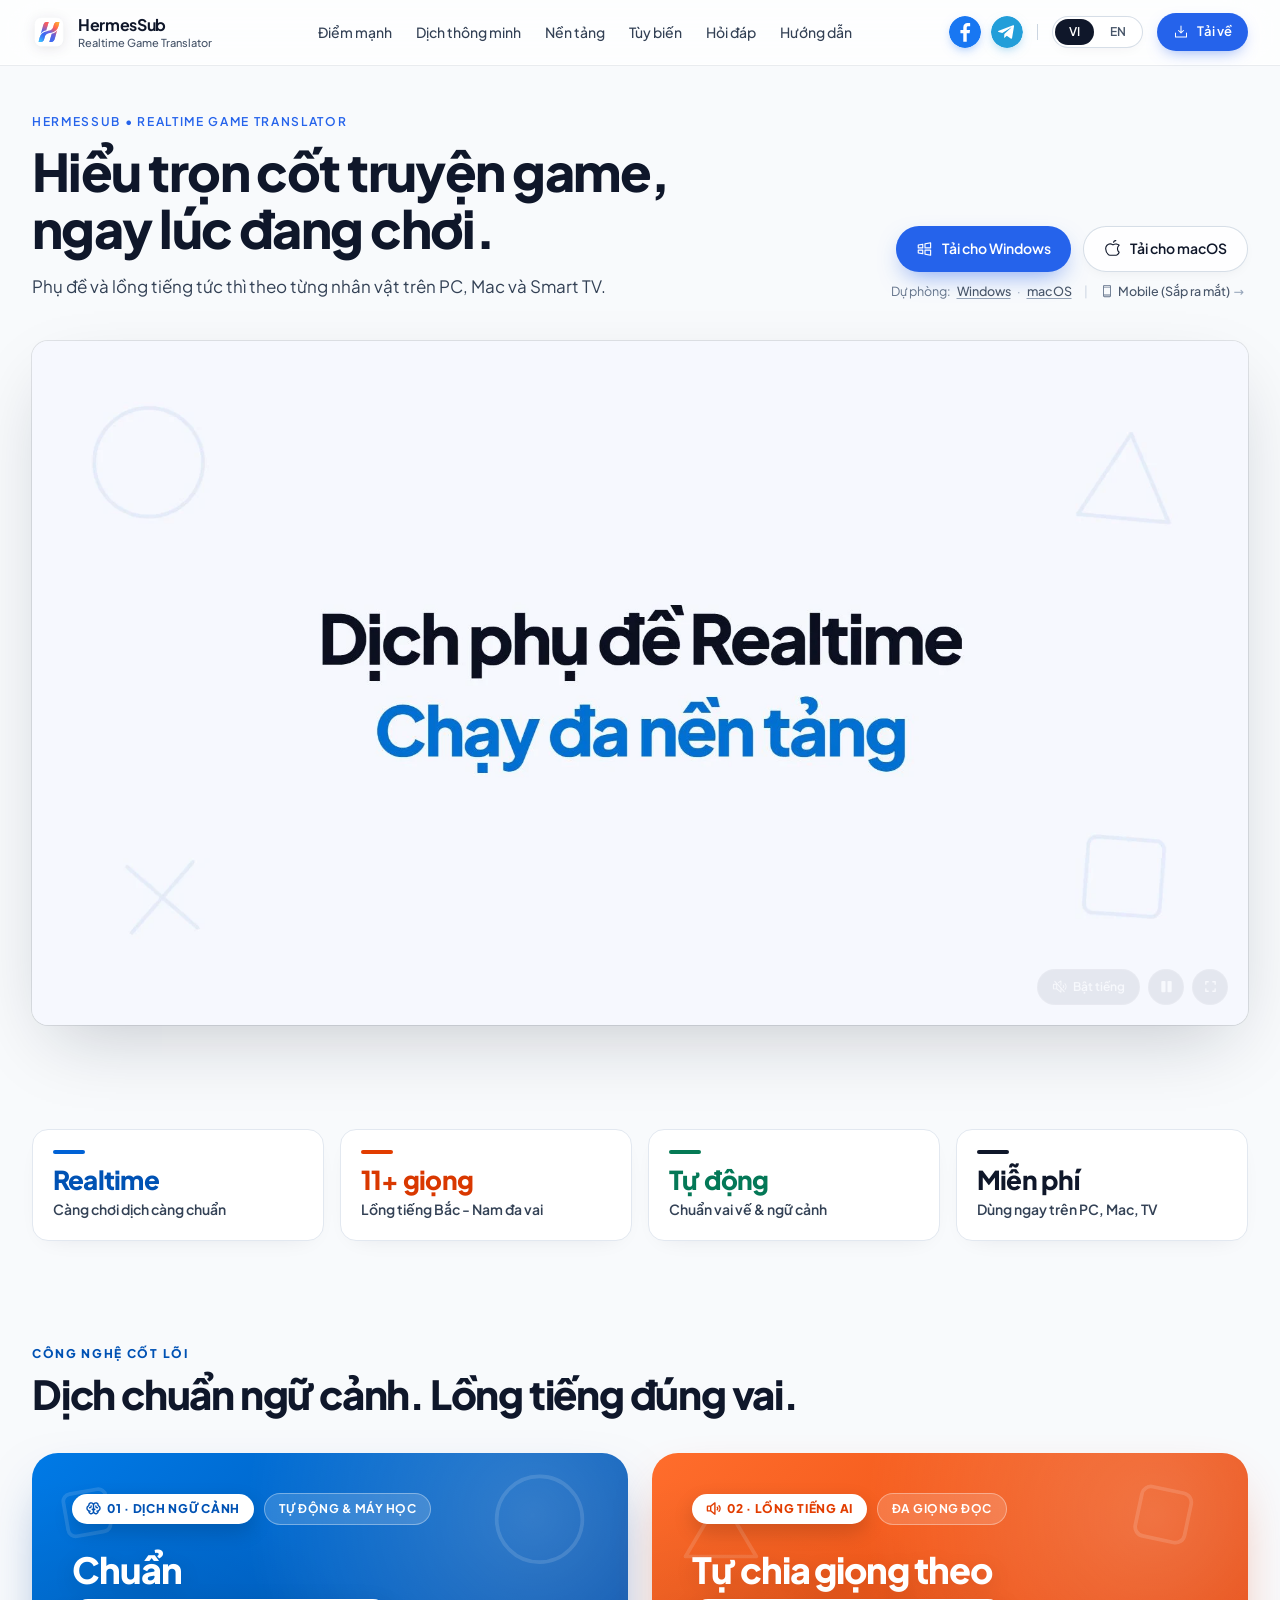
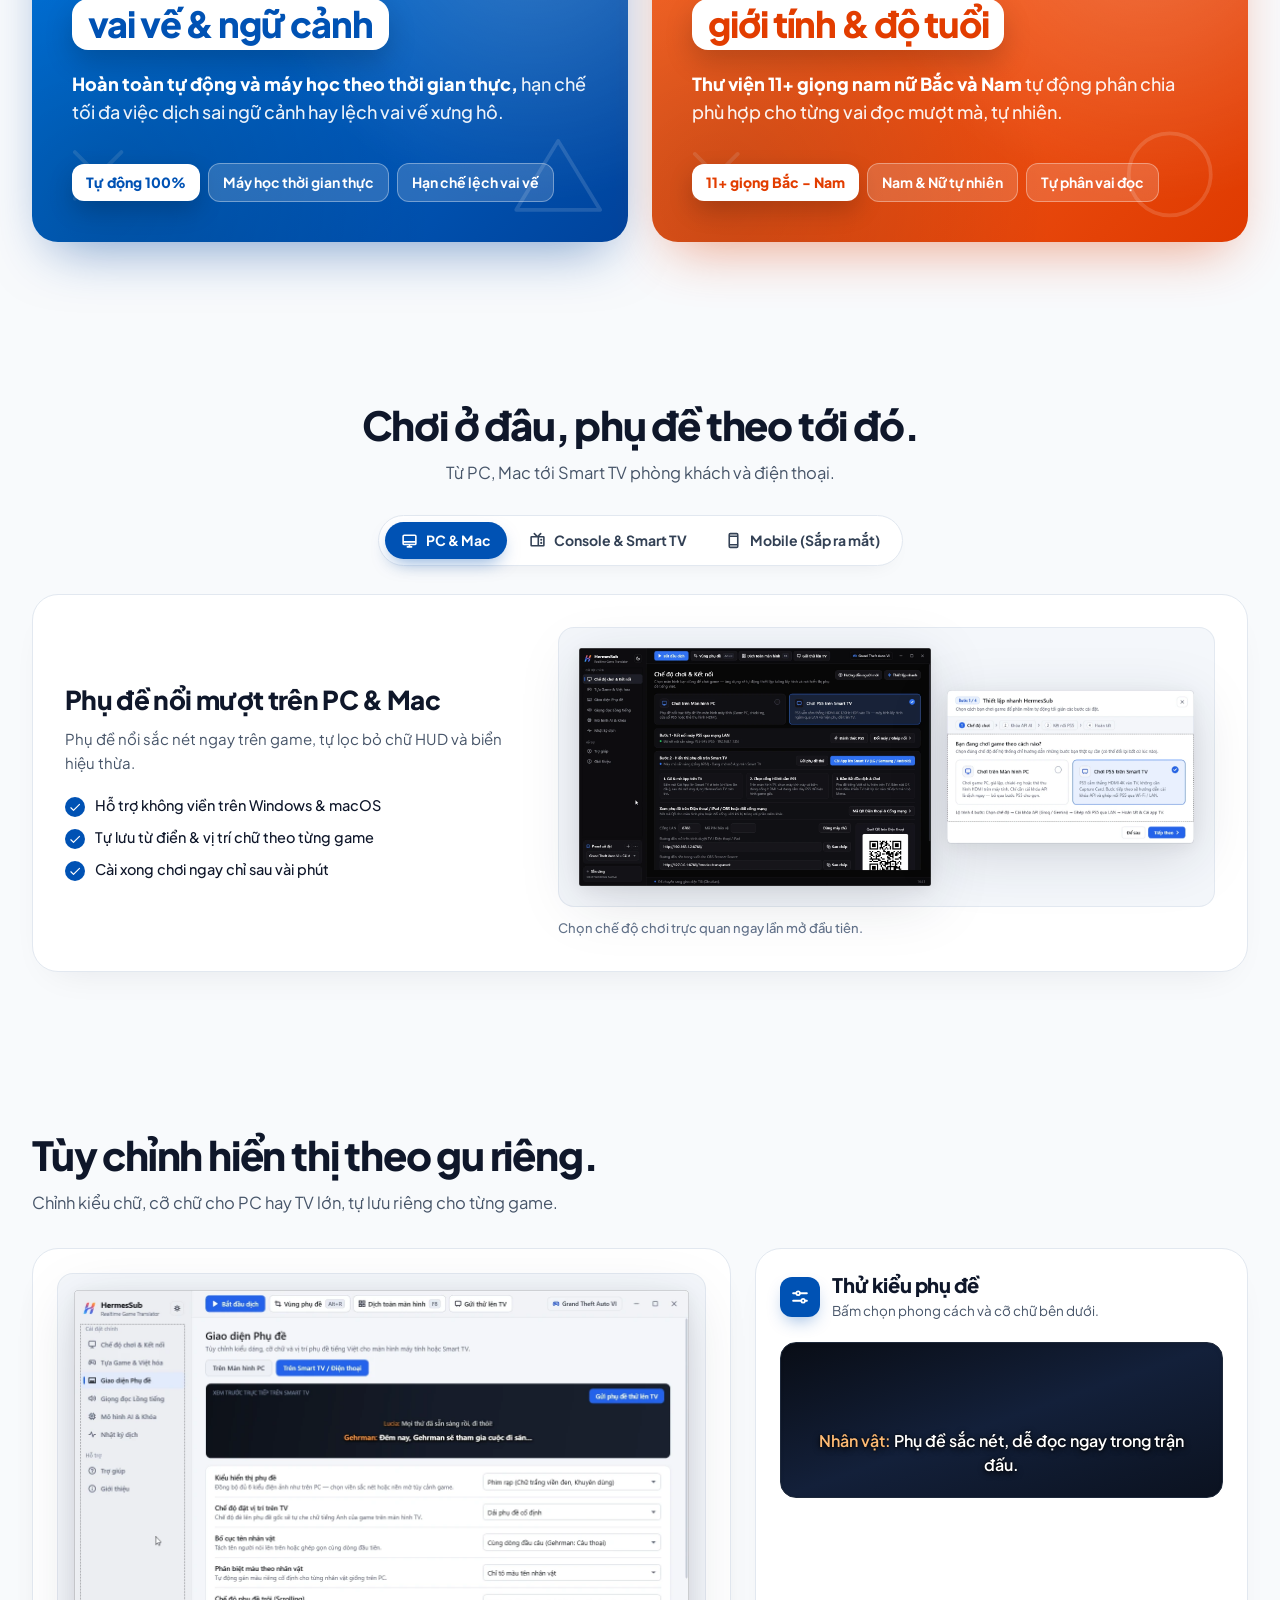
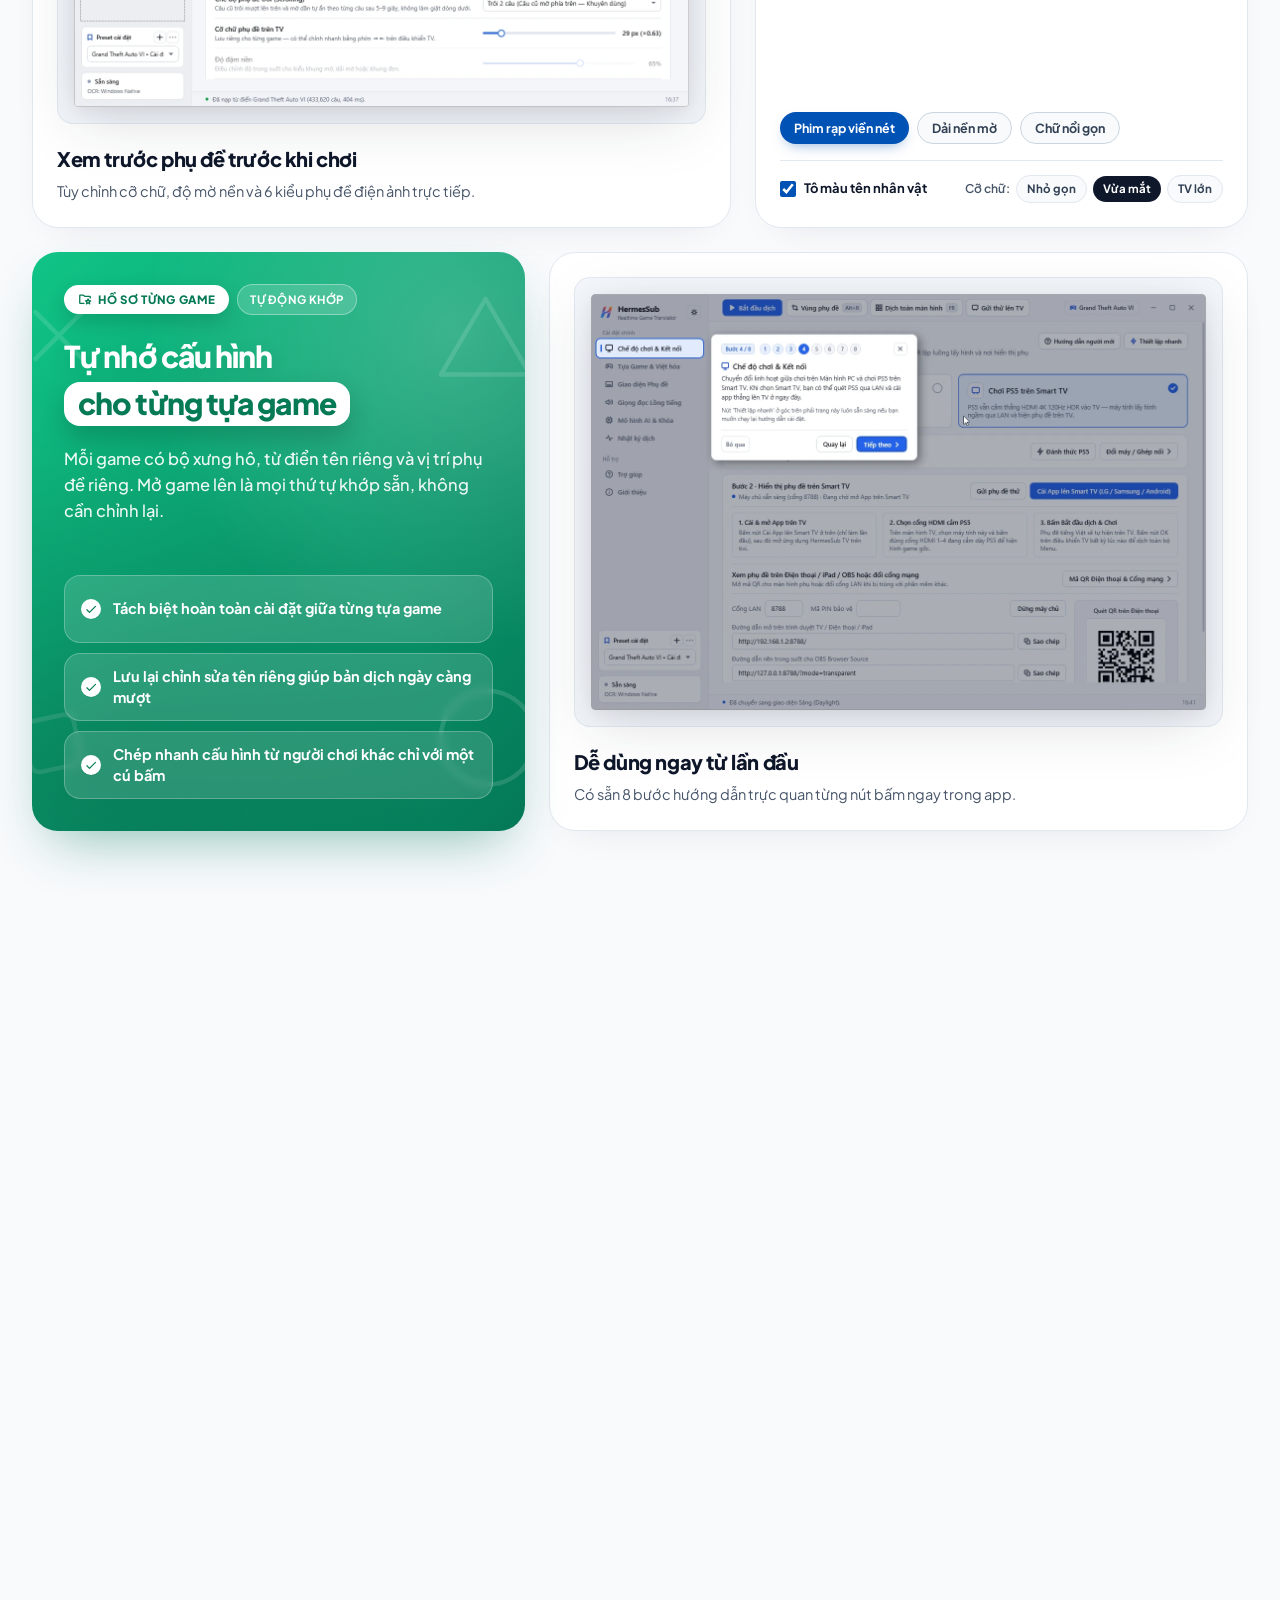
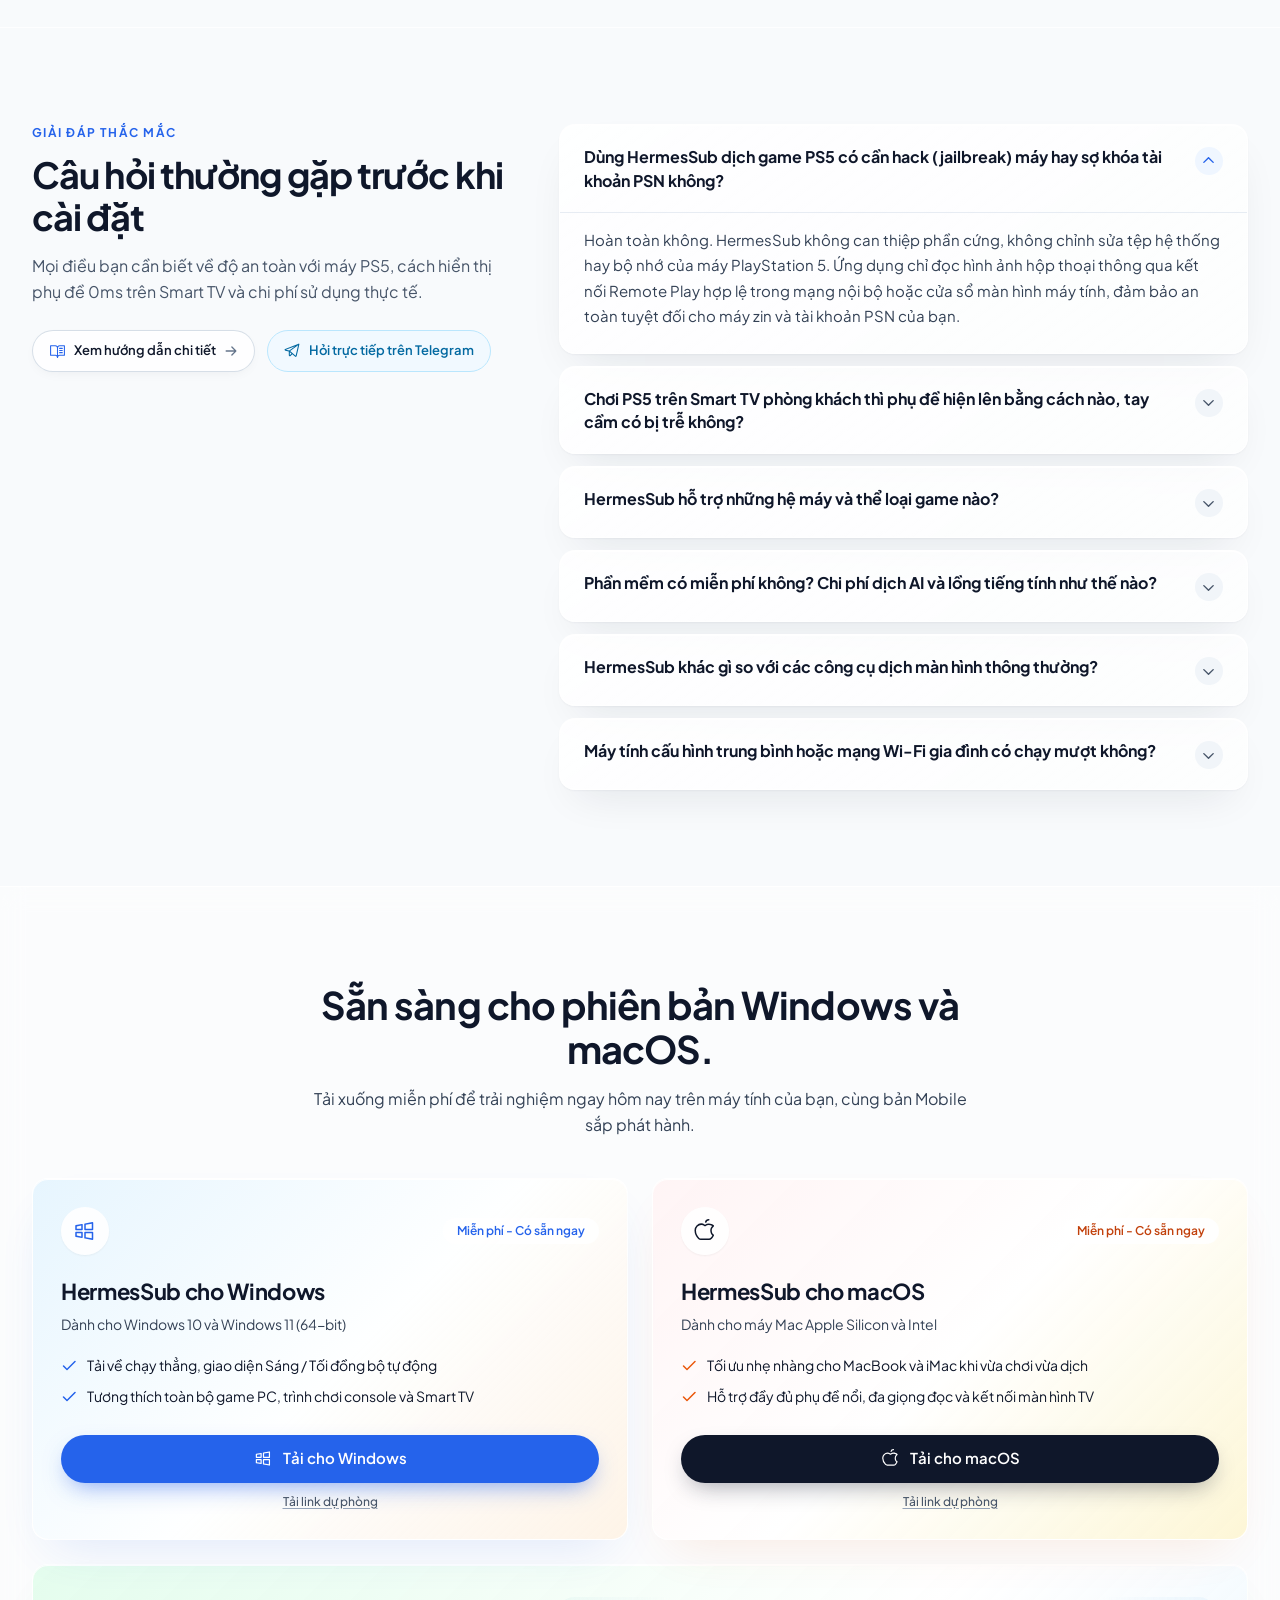
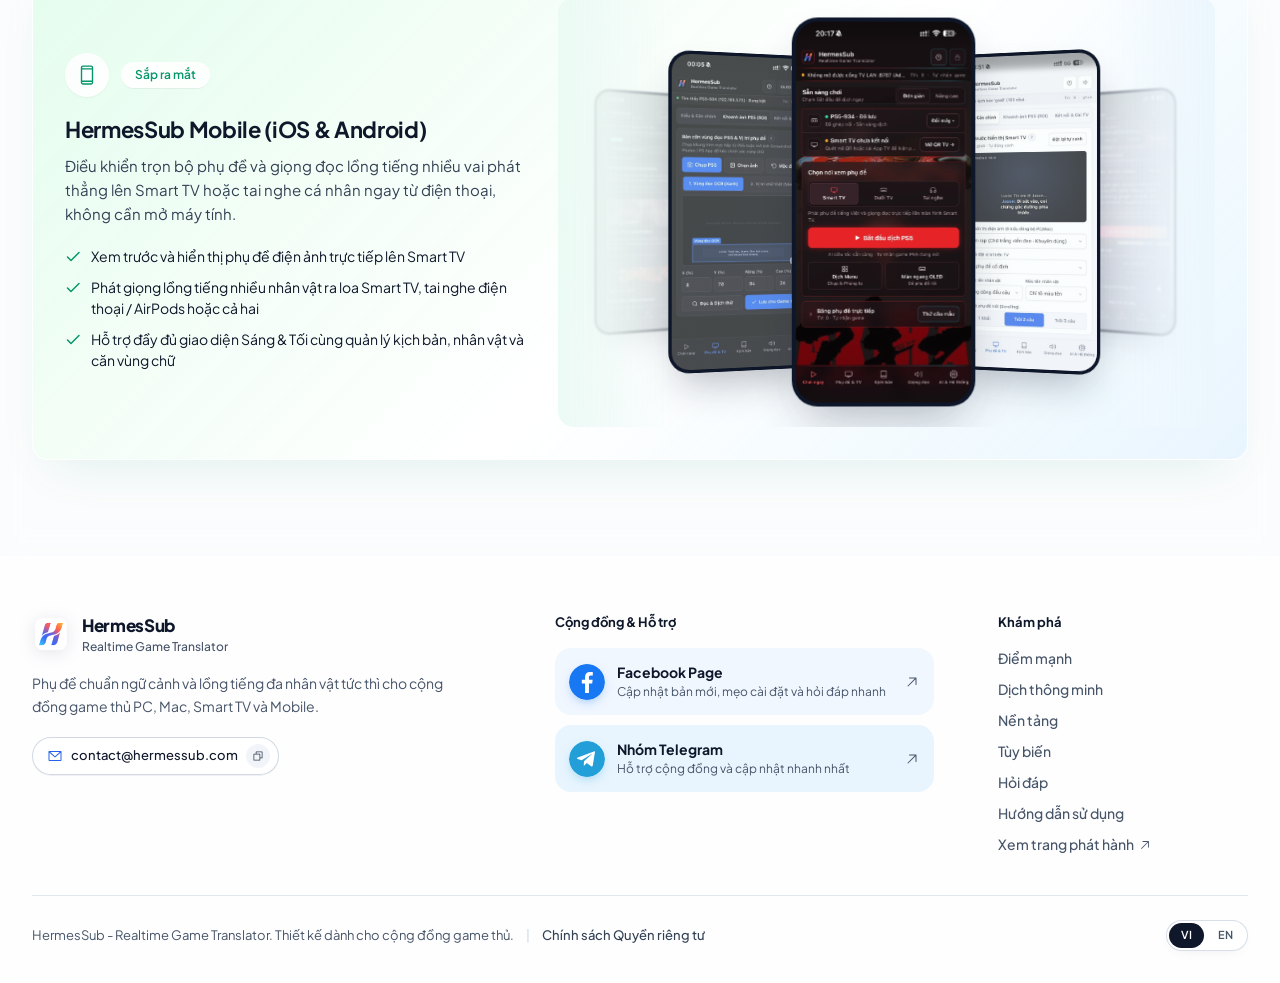
<file: guides/index.html>
<!doctype html>
<html lang="vi">
  <head>
    <meta charset="UTF-8" />
    <meta name="viewport" content="width=device-width, initial-scale=1.0" />
    <meta name="theme-color" content="#F6F8FC" />
    <link rel="icon" type="image/svg+xml" href="/images/hermessub-logo-light.svg" />
    <link rel="alternate icon" href="/favicon.ico" />
    <link rel="apple-touch-icon" href="/apple-touch-icon.png" />
    <!--seo-head-start-->
    <title>Hướng dẫn kết nối PS5, chiaki-ng &amp; Smart TV - HermesSub</title>
    <meta name="description" content="Hướng dẫn từng bước ghép nối PS5 lần đầu, kết nối qua chiaki-ng và xuất phụ đề tiếng Việt độ trễ 0ms lên Smart TV LG, Samsung, Android TV với HermesSub." />
    <link rel="canonical" href="https://hermessub.com/guides/" />
    <link rel="alternate" hreflang="vi" href="https://hermessub.com/guides/" />
    <link rel="alternate" hreflang="en" href="https://hermessub.com/en/guides/" />
    <link rel="alternate" hreflang="x-default" href="https://hermessub.com/en/guides/" />
    <meta property="og:title" content="Hướng dẫn kết nối PS5, chiaki-ng &amp; Smart TV - HermesSub" />
    <meta property="og:description" content="Hướng dẫn từng bước ghép nối PS5 lần đầu, kết nối qua chiaki-ng và xuất phụ đề tiếng Việt độ trễ 0ms lên Smart TV LG, Samsung, Android TV với HermesSub." />
    <meta property="og:type" content="website" />
    <meta property="og:site_name" content="HermesSub" />
    <meta property="og:locale" content="vi_VN" />
    <meta property="og:locale:alternate" content="en_US" />
    <meta property="og:url" content="https://hermessub.com/guides/" />
    <meta property="og:image" content="https://hermessub.com/images/app_icon_light.png" />
    <meta name="twitter:card" content="summary" />
    <meta name="twitter:title" content="Hướng dẫn kết nối PS5, chiaki-ng &amp; Smart TV - HermesSub" />
    <meta name="twitter:description" content="Hướng dẫn từng bước ghép nối PS5 lần đầu, kết nối qua chiaki-ng và xuất phụ đề tiếng Việt độ trễ 0ms lên Smart TV LG, Samsung, Android TV với HermesSub." />
    <meta name="twitter:image" content="https://hermessub.com/images/app_icon_light.png" />
    <script id="hermessub-jsonld" type="application/ld+json">{"@context":"https://schema.org","@graph":[{"@type":"Organization","@id":"https://hermessub.com/#organization","name":"HermesSub","url":"https://hermessub.com/","logo":{"@type":"ImageObject","url":"https://hermessub.com/images/app_icon_light.png","width":512,"height":512},"email":"contact@hermessub.com","sameAs":["https://github.com/HermesSub/hermessub.github.io","https://www.facebook.com/hermessub","https://t.me/hermessub_com"]},{"@type":"BreadcrumbList","@id":"https://hermessub.com/guides/#breadcrumb","itemListElement":[{"@type":"ListItem","position":1,"name":"Trang chủ","item":"https://hermessub.com/"},{"@type":"ListItem","position":2,"name":"Hướng dẫn sử dụng HermesSub","item":"https://hermessub.com/guides/"}]},{"@type":"HowTo","@id":"https://hermessub.com/guides/#ps5-pairing","name":"Hướng dẫn kết nối & ghép nối PS5 lần đầu","description":"Thực hiện lần lượt 5 bước bên dưới để ghép nối máy PlayStation 5 qua mạng Wi-Fi/LAN nội bộ trong nhà.","inLanguage":"vi","image":"https://hermessub.com/images/ps5-connect-guide.webp","step":[{"@type":"HowToStep","position":1,"name":"Chọn máy PS5 cần kết nối","text":"Mở danh sách Máy PS5 tìm thấy trong mạng và chọn đúng máy PS5 của bạn."},{"@type":"HowToStep","position":2,"name":"Bấm Đăng nhập Sony","text":"Bấm nút 1. Đăng nhập Sony để mở trình duyệt đăng nhập tài khoản PSN (nên dùng tài khoản phụ)."},{"@type":"HowToStep","position":3,"name":"Copy & dán link web sau đăng nhập","text":"Khi trang web hiện chữ redirect, copy toàn bộ đường link trên thanh địa chỉ trình duyệt và dán vào ô bên cạnh."},{"@type":"HowToStep","position":4,"name":"Bấm Lấy ID","text":"Bấm nút Lấy ID để hệ thống tự động điền Mã định danh tài khoản PSN bên dưới."},{"@type":"HowToStep","position":5,"name":"Nhập mã Pairing 8 số & bấm Ghép nối PS5","text":"Mở màn hình lấy mã 8 số trên máy PS5, nhập liền 8 chữ số vào ô Bước B rồi bấm Ghép nối PS5."}]},{"@type":"HowTo","@id":"https://hermessub.com/guides/#ps5-chiaki","name":"Hướng dẫn kết nối PS5 với chiaki-ng","description":"Thiết lập kết nối PS5 với chiaki-ng và đưa khung hình game vào HermesSub để dịch phụ đề tiếng Việt mượt mà.","inLanguage":"vi","step":[{"@type":"HowToStep","position":1,"name":"Bật Remote Play & lấy mã PIN 8 chữ số trên PS5","text":"Bật Remote Play: Từ màn hình chính PS5, bấm Cài đặt (Settings) -> System (Hệ thống) -> Remote Play (Chơi từ xa) -> gạt bật Enable Remote Play. Lấy mã PIN 8 số: Chọn Link Device (Liên kết thiết bị) ngay bên dưới. TV sẽ hiện mã 8 chữ số (~5 phút) -> Giữ nguyên màn hình này trên TV cho tới khi xong Bước 2. Đánh thức PS5 từ PC (khuyên bật): Vào Settings -> System -> Power Saving (Tiết kiệm năng lượng) -> Features Available in Rest Mode -> bật cả 2 mục Stay Connected to the Internet và Enable Turning On PS5 from Network.","image":"https://hermessub.com/images/chiaki-step-1.webp"},{"@type":"HowToStep","position":2,"name":"Ghép nối (Register) máy PS5 trong chiaki-ng","text":"Kiểm tra mạng: PC và PS5 phải dùng chung 1 mạng Wi-Fi hoặc router LAN (tắt VPN, Cloudflare WARP hoặc 1.1.1.1 trên PC nếu đang bật). Mở chiaki-ng: Trong HermesSub -> vào Chế độ chơi & Kết nối -> bấm Mở chiaki-ng (nếu chưa có sẵn, bấm Trang phát hành ngay bên cạnh để tải bản Portable, giải nén rồi mở chiaki-ng.exe). Tìm thẻ PS5: Chờ vài giây để chiaki-ng tự quét thấy PS5. Nếu không thấy tự hiện, trên PS5 mở Settings -> Network -> Connection Status -> View Connection Status xem dòng IP Address (ví dụ 192.168.1.73), rồi bấm dấu + ở góc cửa sổ chiaki-ng để nhập IP. Đăng ký (Register): Nhấp đúp (hoặc chuột phải -> Register) vào thẻ PS5: Ô PSN Account ID: Tuyệt đối không gõ tên nickname PSN! Hãy bấm Login with PSN để đăng nhập đúng tài khoản PSN đang dùng trên PS5 vào trang Sony cho app tự điền dãy mã ID. Ô PIN: Nhập liền 8 chữ số đang hiển thị trên TV ở Bước 1 rồi bấm Register (từ lần sau chỉ cần nhấp đúp thẻ PS5 để vào game).","image":"https://hermessub.com/images/chiaki-step-2.webp"},{"@type":"HowToStep","position":3,"name":"Chỉnh nhanh thông số chiaki-ng để chữ nét & mượt","text":"Ở góc trên bên phải cửa sổ chính chiaki-ng, bấm biểu tượng Cài đặt (hình bánh răng) -> tab Video và chỉnh 3 thông số: Độ phân giải & FPS: Đặt Resolution: 1080p và FPS: 60 để chữ hội thoại trong game hiển thị rõ nét nhất cho HermesSub đọc. Bitrate (Khuyến nghị): Đặt 30000 kbps nếu dùng dây LAN hoặc Wi-Fi 5GHz gần router để hình ảnh và chữ game sắc nét, không bị vỡ khối khi cảnh chuyển động nhanh (nếu dùng Wi-Fi xa tường/sóng yếu bị khựng thì giảm về 15000-20000 kbps). Video Codec: Chọn H.265 (HEVC) để chữ sắc nét khi lia camera (nếu PC cấu hình cũ bị giật hình thì chuyển sang H.264).","image":"https://hermessub.com/images/chiaki-step-3.webp?v=2"},{"@type":"HowToStep","position":4,"name":"Đưa hình từ chiaki-ng vào HermesSub để dịch phụ đề","text":"Mở luồng game: Nhấp đúp vào thẻ PS5 trong chiaki-ng để mở cửa sổ game lên màn hình PC. Thiết lập trên HermesSub: Vào tab Chế độ chơi & Kết nối -> chọn Chơi trên Màn hình PC -> mục Phương thức lấy hình chọn Cửa sổ Game PC / chiaki-ng. Chọn cửa sổ chiaki-ng: Ở mục Cửa sổ game đang mở chọn chiaki-ng và tích bật Tự động chuyển sang tràn viền khi bắt đầu dịch (KHÔNG bấm phím F11 trên chiaki-ng vì fullscreen độc quyền sẽ che mất phụ đề). Bắt đầu dịch: Bấm nút Bắt đầu dịch ở thanh trên cùng (có thể bấm Vùng phụ đề Alt+R để khoanh gọn đúng khung chữ thoại giúp dịch nhanh và chuẩn hơn).","image":"https://hermessub.com/images/chiaki-step-4.webp"}]},{"@type":"HowTo","@id":"https://hermessub.com/guides/#ps5-daily-play","name":"Cách chơi PS5 hằng ngày trên Smart TV (sau khi đã ghép)","description":"Ghép xong PSN phụ lần đầu thì chuyển tay cầm về PSN chính luôn. Mỗi lần bật máy chỉ cần 4 bước nhanh dưới đây, giữ độ trễ 0ms trên TV và tránh 2 lỗi ngắt kết nối.","inLanguage":"vi","image":"https://hermessub.com/images/daily-ps5-flow.webp","step":[{"@type":"HowToStep","position":1,"name":"Xong bước ghép đầu: Đổi ngay về PSN chính trên PS5","text":"Ngay sau khi ghép xong PSN phụ với HermesSub hoặc chiaki-ng, bấm nút PS trên tay cầm -> chọn Switch User -> quay về PSN chính luôn. Từ những lần chơi sau, bạn không cần đăng nhập lại PSN phụ trên tay cầm nữa."},{"@type":"HowToStep","position":2,"name":"Bước 1: Bật PS5 & vào sẵn game bằng PSN chính","text":"Bật máy PS5, cầm tay cầm DualSense đăng nhập vào tài khoản PSN chính và mở sẵn game trên màn hình. Tránh để máy đứng ngoài màn hình khóa User hoặc đang tắt màn hình, vì Remote Play sẽ bị chặn và báo lỗi 0x80108b0b."},{"@type":"HowToStep","position":3,"name":"Bước 2: Mở app HermesSub trên Smart TV","text":"Mở ứng dụng HermesSub trên Smart TV (LG webOS, Samsung Tizen hoặc Android TV). Chọn đúng cổng HDMI đang cắm PS5 (nếu chưa đúng cổng, bấm phím số 1-4 trên remote hoặc bấm Back để chọn cổng HDMI trong bảng điều khiển). Lúc này TV hiển thị trực tiếp hình ảnh PS5 (vẫn là PSN chính của bạn) với độ trễ 0ms."},{"@type":"HowToStep","position":4,"name":"Bước 3 & 4: Bấm Bắt đầu dịch trên HermesSub rồi chơi bình thường","text":"Trên HermesSub (PC / Mac / iPhone), chọn chế độ xuất phụ đề sang Smart TV rồi bấm Bắt đầu dịch. HermesSub sẽ tự dùng danh tính PSN phụ kết nối Remote Play ngầm vào PS5 để đọc chữ và âm thanh. Trên TV vẫn giữ nguyên giao diện game của PSN chính, bạn chỉ thấy thoáng thông báo Connected using Remote Play ở góc màn hình là phụ đề tiếng Việt bắt đầu nhảy lên TV. Cầm tay cầm ở PSN chính và chơi game như bình thường."},{"@type":"HowToStep","position":5,"name":"2 lỗi dễ vướng nhất (cần tránh)","text":"Lỗi 1 (mã 11): Lấy tay cầm đăng nhập vào PSN phụ khi đang dịch. Ngay khi bạn bấm nút PS hoặc chuyển tay cầm sang đúng tài khoản PSN phụ đang chạy Remote Play, PS5 sẽ tự đá kết nối của HermesSub để nhường quyền cho tay cầm. Luôn giữ tay cầm ở PSN chính. Lỗi 2 (0x80108b10 / mã 4): Đang mở app Remote Play khác song song. PS5 chỉ cho phép 1 phiên Remote Play chạy tại một thời điểm. Hãy tắt hẳn chiaki-ng hoặc PS Remote Play chính hãng trước khi bấm Bắt đầu dịch trên HermesSub."}]}]}</script>
    <!--seo-head-end-->
    <script type="module" crossorigin src="/assets/index-BJT_en9N.js"></script>
    <link rel="stylesheet" crossorigin href="/assets/index-CgXjbnzS.css">
  </head>
  <body class="bg-[#F8FAFC] text-[#0F172A] antialiased selection:bg-[#2563EB]/15 selection:text-[#0F172A]">
    <div id="root"><link rel="preload" as="image" href="/images/hermessub-logo-light.svg"/><link rel="preload" as="image" href="/images/social-facebook.svg"/><link rel="preload" as="image" href="/images/social-telegram.svg"/><link rel="preload" as="image" href="/images/ps5-connect-guide.webp"/><link rel="preload" as="image" href="/images/daily-ps5-flow.webp"/><link rel="preload" as="image" href="/images/daily-ps5-traps.webp"/><div class="relative min-h-[100dvh] text-[#0F172A]"><div aria-hidden="true" class="pastel-ambient-canvas pointer-events-none fixed inset-0 -z-10"></div><header class="sticky top-0 z-40 border-b border-white/80 bg-white/75 shadow-[0_1px_0_rgba(15,23,42,0.06)] backdrop-blur-xl"><nav aria-label="Primary Navigation" class="mx-auto flex h-16 max-w-[1320px] items-center justify-between gap-2 px-4 sm:gap-4 md:px-8"><a href="/" class="flex shrink-0 items-center gap-2.5 rounded-2xl py-1 pr-1 transition-opacity hover:opacity-90 sm:gap-3 sm:pr-2"><img src="/images/hermessub-logo-light.svg" alt="HermesSub" width="32" height="32" class="h-8 w-8 shrink-0 object-contain drop-shadow-[0_2px_6px_rgba(15,23,42,0.1)] sm:h-[34px] sm:w-[34px]"/><div class="flex flex-col leading-none"><span class="text-[15px] font-bold tracking-[-0.02em] text-[#0F172A] sm:text-[16px]">HermesSub</span><span class="mt-1 hidden text-[11px] font-medium text-[#475569] sm:block">Realtime Game Translator</span></div></a><ul class="hidden items-center gap-5 xl:gap-6 lg:flex"><li><a href="/#highlights" class="whitespace-nowrap text-[14px] font-medium text-[#334155] transition-colors hover:text-[#2563EB]">Điểm mạnh</a></li><li><a href="/#intelligence" class="whitespace-nowrap text-[14px] font-medium text-[#334155] transition-colors hover:text-[#2563EB]">Dịch thông minh</a></li><li><a href="/#platforms" class="whitespace-nowrap text-[14px] font-medium text-[#334155] transition-colors hover:text-[#2563EB]">Nền tảng</a></li><li><a href="/#customize" class="whitespace-nowrap text-[14px] font-medium text-[#334155] transition-colors hover:text-[#2563EB]">Tùy biến</a></li><li><a href="/#faq" class="whitespace-nowrap text-[14px] font-medium text-[#334155] transition-colors hover:text-[#2563EB]">Hỏi đáp</a></li><li><a href="/guides/" aria-current="page" class="whitespace-nowrap text-[14px] transition-colors hover:text-[#2563EB] font-semibold text-[#2563EB]">Hướng dẫn</a></li></ul><div class="flex shrink-0 items-center gap-3 sm:gap-3.5"><div class="flex items-center gap-2.5 sm:gap-2.5"><a href="https://www.facebook.com/hermessub" target="_blank" rel="noopener noreferrer" aria-label="Trang Facebook HermesSub" title="Facebook Page" class="inline-flex h-7 w-7 items-center justify-center rounded-full shadow-[0_4px_12px_-4px_rgba(24,119,242,0.55)] transition-transform hover:scale-108 active:scale-95 sm:h-8 sm:w-8"><img src="/images/social-facebook.svg" alt="Facebook" width="32" height="32" class="h-7 w-7 rounded-full sm:h-8 sm:w-8"/></a><a href="https://t.me/hermessub_com" target="_blank" rel="noopener noreferrer" aria-label="Cộng đồng Telegram HermesSub" title="Nhóm Telegram" class="inline-flex h-7 w-7 items-center justify-center rounded-full shadow-[0_4px_12px_-4px_rgba(34,158,217,0.55)] transition-transform hover:scale-108 active:scale-95 sm:h-8 sm:w-8"><img src="/images/social-telegram.svg" alt="Telegram" width="32" height="32" class="h-7 w-7 rounded-full sm:h-8 sm:w-8"/></a></div><span aria-hidden="true" class="hidden h-4 w-px bg-[#CBD5E1] sm:inline-block"></span><div role="group" aria-label="Language switcher" class="glass-pill flex items-center gap-0.5 rounded-full p-0.5"><a href="/guides/" hrefLang="vi" aria-current="true" class="rounded-full px-3 py-1 text-[11px] font-semibold transition-colors sm:px-3.5 sm:text-[12px] bg-[#0F172A] text-[#FFFFFF]">VI</a><a href="/en/guides/" hrefLang="en" class="rounded-full px-3 py-1 text-[11px] font-semibold transition-colors sm:px-3.5 sm:text-[12px] text-[#475569] hover:text-[#0F172A]">EN</a></div><a href="/#download" class="hidden min-h-[38px] items-center gap-2 whitespace-nowrap rounded-full bg-[#2563EB] px-4 py-2 text-[13px] font-semibold text-[#FFFFFF] shadow-[0_6px_16px_-6px_rgba(37,99,235,0.55)] transition-all hover:bg-[#1D4ED8] active:scale-[0.98] sm:inline-flex"><svg xmlns="http://www.w3.org/2000/svg" width="16" height="16" fill="currentColor" viewBox="0 0 256 256" aria-hidden="true"><path d="M224,144v64a8,8,0,0,1-8,8H40a8,8,0,0,1-8-8V144a8,8,0,0,1,16,0v56H208V144a8,8,0,0,1,16,0Zm-101.66,5.66a8,8,0,0,0,11.32,0l40-40a8,8,0,0,0-11.32-11.32L136,124.69V32a8,8,0,0,0-16,0v92.69L93.66,98.34a8,8,0,0,0-11.32,11.32Z"></path></svg><span>Tải về</span></a><button type="button" aria-label="Mở menu điều hướng" aria-expanded="false" class="glass-pill inline-flex h-8 w-8 items-center justify-center rounded-full text-[#0F172A] transition-colors hover:bg-white sm:h-9 sm:w-9 lg:hidden"><svg xmlns="http://www.w3.org/2000/svg" width="17" height="17" fill="currentColor" viewBox="0 0 256 256" aria-hidden="true"><path d="M224,128a8,8,0,0,1-8,8H40a8,8,0,0,1,0-16H216A8,8,0,0,1,224,128ZM40,72H216a8,8,0,0,0,0-16H40a8,8,0,0,0,0,16ZM216,184H40a8,8,0,0,0,0,16H216a8,8,0,0,0,0-16Z"></path></svg></button></div></nav></header><main id="main-content"><div class="mx-auto max-w-[1320px] px-5 pt-8 pb-20 md:px-8 md:pt-12 md:pb-24"><div class="mb-6"><a href="/" class="glass-pill inline-flex min-h-[38px] items-center gap-2 rounded-full px-4 py-1.5 text-[13px] font-semibold text-[#334155] transition-colors hover:bg-white hover:text-[#2563EB]"><svg xmlns="http://www.w3.org/2000/svg" width="15" height="15" fill="currentColor" viewBox="0 0 256 256" aria-hidden="true"><path d="M228,128a12,12,0,0,1-12,12H69l51.52,51.51a12,12,0,0,1-17,17l-72-72a12,12,0,0,1,0-17l72-72a12,12,0,0,1,17,17L69,116H216A12,12,0,0,1,228,128Z"></path></svg><span>Quay lại trang chủ</span></a></div><header class="max-w-[740px]"><p class="text-[12px] font-bold tracking-[0.08em] text-[#2563EB] uppercase">TRUNG TÂM HƯỚNG DẪN</p><h1 class="mt-2.5 text-[32px] leading-[1.15] font-extrabold tracking-[-0.03em] text-[#0F172A] sm:text-[40px]">Hướng dẫn sử dụng HermesSub</h1><p class="mt-3 text-[16px] leading-[1.6] text-[#475569]">Từng bước thiết lập trực quan giúp bạn kết nối PS5, Smart TV và tối ưu phụ đề nhanh nhất ngay từ lần đầu.</p></header><div class="mt-8 grid grid-cols-1 gap-8 lg:grid-cols-12"><aside class="lg:col-span-3"><div class="glass-panel rounded-2xl p-4 lg:sticky lg:top-24"><p class="px-2.5 text-[12px] font-bold tracking-[0.04em] text-[#475569] uppercase">Danh mục</p><nav aria-label="Danh mục" class="mt-2.5 space-y-1"><a href="#ps5-pairing" class="flex items-center justify-between gap-2 rounded-xl px-3 py-2 text-[14px] font-semibold transition-colors bg-[#EFF6FF] text-[#2563EB]"><span class="truncate">Kết nối &amp; ghép nối PS5</span><span class="shrink-0 text-[11px] font-bold text-[#475569]">PS5</span></a><a href="#ps5-chiaki" class="flex items-center justify-between gap-2 rounded-xl px-3 py-2 text-[14px] font-semibold transition-colors text-[#334155] hover:bg-white/80 hover:text-[#0F172A]"><span class="truncate">Kết nối PS5 qua chiaki-ng</span><span class="shrink-0 text-[11px] font-bold text-[#475569]">chiaki-ng</span></a><a href="#ps5-daily-play" class="flex items-center justify-between gap-2 rounded-xl px-3 py-2 text-[14px] font-semibold transition-colors text-[#334155] hover:bg-white/80 hover:text-[#0F172A]"><span class="truncate">Chơi PS5 hằng ngày trên TV</span><span class="shrink-0 text-[11px] font-bold text-[#475569]">Hằng ngày</span></a></nav></div></aside><div class="space-y-8 lg:col-span-9"><article id="ps5-pairing" class="glass-panel scroll-mt-24 rounded-2xl p-6 sm:p-8"><div class="flex flex-wrap items-center justify-between gap-3"><h2 class="text-[22px] leading-[1.25] font-bold tracking-[-0.02em] text-[#0F172A] sm:text-[26px]">Hướng dẫn kết nối &amp; ghép nối PS5 lần đầu</h2><div class="flex flex-wrap items-center gap-2"><span class="rounded-full bg-[#EFF6FF] px-3 py-1 text-[12px] font-semibold text-[#2563EB]">Chỉ cần ghép nối 1 lần duy nhất</span><button type="button" class="inline-flex items-center gap-1.5 rounded-full border px-3 py-1 text-[12px] font-semibold transition-colors border-[#CBD5E1]/90 bg-white/90 text-[#334155] hover:border-[#93C5FD] hover:text-[#2563EB]"><svg xmlns="http://www.w3.org/2000/svg" width="13" height="13" fill="currentColor" viewBox="0 0 256 256" aria-hidden="true"><path d="M87.5,151.52l64-64a12,12,0,0,1,17,17l-64,64a12,12,0,0,1-17-17Zm131-114a60.08,60.08,0,0,0-84.87,0L103.51,67.61a12,12,0,0,0,17,17l30.07-30.06a36,36,0,0,1,50.93,50.92L171.4,135.52a12,12,0,1,0,17,17l30.08-30.06A60.09,60.09,0,0,0,218.45,37.55ZM135.52,171.4l-30.07,30.08a36,36,0,0,1-50.92-50.93l30.06-30.07a12,12,0,0,0-17-17L37.55,133.58a60,60,0,0,0,84.88,84.87l30.06-30.07a12,12,0,0,0-17-17Z"></path></svg><span>Chép link</span></button></div></div><p class="mt-2 text-[15px] leading-[1.6] text-[#475569]">Thực hiện lần lượt 5 bước bên dưới để ghép nối máy PlayStation 5 qua mạng Wi-Fi/LAN nội bộ trong nhà.</p><figure class="mt-6"><button type="button" aria-label="Bấm vào ảnh để phóng to xem chi tiết" class="block w-full cursor-zoom-in overflow-hidden rounded-2xl bg-white transition-opacity hover:opacity-95"><img src="/images/ps5-connect-guide.webp" alt="Sơ đồ hướng dẫn 5 bước kết nối và ghép nối máy PS5 lần đầu trong HermesSub" loading="eager" class="h-auto w-full object-contain"/></button><figcaption class="mt-2.5 text-center text-[12px] text-[#475569]">Bấm vào ảnh để phóng to xem chi tiết</figcaption></figure><ol class="mt-7 divide-y divide-[#E2E8F0] rounded-2xl bg-white/75 px-5 sm:px-6"><li class="flex items-start gap-3.5 py-4"><span aria-hidden="true" class="mt-0.5 flex h-6 w-6 shrink-0 items-center justify-center rounded-full bg-[#EFF6FF] text-[12px] font-bold text-[#2563EB]">1</span><div class="min-w-0 flex-1"><h3 class="text-[16px] font-bold text-[#0F172A]">Chọn máy PS5 cần kết nối</h3><p class="mt-1.5 text-[14px] leading-[1.65] text-[#334155]">Mở danh sách Máy PS5 tìm thấy trong mạng và chọn đúng máy PS5 của bạn.</p></div></li><li class="flex items-start gap-3.5 py-4"><span aria-hidden="true" class="mt-0.5 flex h-6 w-6 shrink-0 items-center justify-center rounded-full bg-[#EFF6FF] text-[12px] font-bold text-[#2563EB]">2</span><div class="min-w-0 flex-1"><h3 class="text-[16px] font-bold text-[#0F172A]">Bấm Đăng nhập Sony</h3><p class="mt-1.5 text-[14px] leading-[1.65] text-[#334155]">Bấm nút 1. Đăng nhập Sony để mở trình duyệt đăng nhập tài khoản PSN (nên dùng tài khoản phụ).</p></div></li><li class="flex items-start gap-3.5 py-4"><span aria-hidden="true" class="mt-0.5 flex h-6 w-6 shrink-0 items-center justify-center rounded-full bg-[#EFF6FF] text-[12px] font-bold text-[#2563EB]">3</span><div class="min-w-0 flex-1"><h3 class="text-[16px] font-bold text-[#0F172A]">Copy &amp; dán link web sau đăng nhập</h3><p class="mt-1.5 text-[14px] leading-[1.65] text-[#334155]">Khi trang web hiện chữ redirect, copy toàn bộ đường link trên thanh địa chỉ trình duyệt và dán vào ô bên cạnh.</p></div></li><li class="flex items-start gap-3.5 py-4"><span aria-hidden="true" class="mt-0.5 flex h-6 w-6 shrink-0 items-center justify-center rounded-full bg-[#EFF6FF] text-[12px] font-bold text-[#2563EB]">4</span><div class="min-w-0 flex-1"><h3 class="text-[16px] font-bold text-[#0F172A]">Bấm Lấy ID</h3><p class="mt-1.5 text-[14px] leading-[1.65] text-[#334155]">Bấm nút Lấy ID để hệ thống tự động điền Mã định danh tài khoản PSN bên dưới.</p></div></li><li class="flex items-start gap-3.5 py-4"><span aria-hidden="true" class="mt-0.5 flex h-6 w-6 shrink-0 items-center justify-center rounded-full bg-[#EFF6FF] text-[12px] font-bold text-[#2563EB]">5</span><div class="min-w-0 flex-1"><h3 class="text-[16px] font-bold text-[#0F172A]">Nhập mã Pairing 8 số &amp; bấm Ghép nối PS5</h3><p class="mt-1.5 text-[14px] leading-[1.65] text-[#334155]">Mở màn hình lấy mã 8 số trên máy PS5, nhập liền 8 chữ số vào ô Bước B rồi bấm Ghép nối PS5.</p></div></li></ol><div class="mt-5 rounded-2xl bg-[#F1F5F9]/85 px-5 py-4 text-[14px] leading-[1.65] text-[#334155]"><p><span class="font-semibold text-[#0F172A]">Đường dẫn lấy mã 8 số trên PS5:<!-- --> </span><span>Cài đặt -&gt; Hệ thống -&gt; Chơi từ xa -&gt; Liên kết thiết bị</span></p><div class="flex items-start gap-2.5 mt-3 border-t border-[#E2E8F0] pt-3"><span class="mt-0.5 flex h-5 w-5 shrink-0 items-center justify-center rounded-full bg-[#2563EB] text-white"><svg xmlns="http://www.w3.org/2000/svg" width="12" height="12" fill="currentColor" viewBox="0 0 256 256" aria-hidden="true"><path d="M232.49,80.49l-128,128a12,12,0,0,1-17,0l-56-56a12,12,0,1,1,17-17L96,183,215.51,63.51a12,12,0,0,1,17,17Z"></path></svg></span><div><p class="font-semibold text-[#0F172A]">Xác nhận ghép nối thành công</p><p class="mt-0.5 text-[13px] text-[#334155]">Ngay cạnh tên máy PS5 ở mục Máy PS5 tìm thấy trong mạng sẽ hiển thị trạng thái<!-- --> <span class="font-semibold text-[#2563EB]">Đã ghép nối</span>.</p></div></div><div class="mt-3.5 rounded-xl border border-[#BFDBFE] bg-[#EFF6FF]/90 px-4 py-3 text-[13.5px] leading-[1.6] text-[#1E3A8A]">Lưu ý: Giữ nguyên màn hình Liên kết thiết bị trên TV cho tới khi bấm Ghép nối PS5 xong, vì mỗi mã 8 số chỉ có hiệu lực trong 300 giây.</div></div></article><article id="ps5-chiaki" class="glass-panel scroll-mt-24 rounded-2xl p-6 sm:p-8"><div class="flex flex-wrap items-center justify-between gap-3"><h2 class="text-[22px] leading-[1.25] font-bold tracking-[-0.02em] text-[#0F172A] sm:text-[26px]">Hướng dẫn kết nối PS5 với chiaki-ng</h2><div class="flex flex-wrap items-center gap-2"><span class="rounded-full bg-[#EFF6FF] px-3 py-1 text-[12px] font-semibold text-[#2563EB]">Lần đầu · ~2 phút</span><button type="button" class="inline-flex items-center gap-1.5 rounded-full border px-3 py-1 text-[12px] font-semibold transition-colors border-[#CBD5E1]/90 bg-white/90 text-[#334155] hover:border-[#93C5FD] hover:text-[#2563EB]"><svg xmlns="http://www.w3.org/2000/svg" width="13" height="13" fill="currentColor" viewBox="0 0 256 256" aria-hidden="true"><path d="M87.5,151.52l64-64a12,12,0,0,1,17,17l-64,64a12,12,0,0,1-17-17Zm131-114a60.08,60.08,0,0,0-84.87,0L103.51,67.61a12,12,0,0,0,17,17l30.07-30.06a36,36,0,0,1,50.93,50.92L171.4,135.52a12,12,0,1,0,17,17l30.08-30.06A60.09,60.09,0,0,0,218.45,37.55ZM135.52,171.4l-30.07,30.08a36,36,0,0,1-50.92-50.93l30.06-30.07a12,12,0,0,0-17-17L37.55,133.58a60,60,0,0,0,84.88,84.87l30.06-30.07a12,12,0,0,0-17-17Z"></path></svg><span>Chép link</span></button></div></div><p class="mt-2 text-[15px] leading-[1.6] text-[#475569]">Thiết lập kết nối PS5 với chiaki-ng và đưa khung hình game vào HermesSub để dịch phụ đề tiếng Việt mượt mà.</p><ol class="mt-7 divide-y divide-[#E2E8F0] rounded-2xl bg-white/75 px-5 sm:px-6"><li class="flex items-start gap-3.5 py-4"><span aria-hidden="true" class="mt-0.5 flex h-6 w-6 shrink-0 items-center justify-center rounded-full bg-[#EFF6FF] text-[12px] font-bold text-[#2563EB]">1</span><div class="min-w-0 flex-1"><h3 class="text-[16px] font-bold text-[#0F172A]">Bật Remote Play &amp; lấy mã PIN 8 chữ số trên PS5</h3><ul class="mt-2.5 space-y-2 text-[14px] leading-[1.65] text-[#334155]"><li class="flex items-start gap-2.5"><span aria-hidden="true" class="mt-2.5 h-1.5 w-1.5 shrink-0 rounded-full bg-[#2563EB]"></span><span><strong class="font-bold text-[#0F172A]">Bật Remote Play:</strong> Từ màn hình chính PS5, bấm <code class="mx-0.5 inline-block rounded-md border border-[#BFDBFE] bg-[#EFF6FF] px-1.5 py-0.5 font-sans text-[12.5px] font-semibold text-[#1D4ED8]">Cài đặt (Settings)</code> -&gt; <code class="mx-0.5 inline-block rounded-md border border-[#BFDBFE] bg-[#EFF6FF] px-1.5 py-0.5 font-sans text-[12.5px] font-semibold text-[#1D4ED8]">System (Hệ thống)</code> -&gt; <code class="mx-0.5 inline-block rounded-md border border-[#BFDBFE] bg-[#EFF6FF] px-1.5 py-0.5 font-sans text-[12.5px] font-semibold text-[#1D4ED8]">Remote Play (Chơi từ xa)</code> -&gt; gạt bật <strong class="font-bold text-[#0F172A]">Enable Remote Play</strong>.</span></li><li class="flex items-start gap-2.5"><span aria-hidden="true" class="mt-2.5 h-1.5 w-1.5 shrink-0 rounded-full bg-[#2563EB]"></span><span><strong class="font-bold text-[#0F172A]">Lấy mã PIN 8 số:</strong> Chọn <strong class="font-bold text-[#0F172A]">Link Device (Liên kết thiết bị)</strong> ngay bên dưới. TV sẽ hiện mã 8 chữ số (~5 phút) -&gt; <span class="font-bold text-[#B91C1C]">Giữ nguyên màn hình này trên TV</span> cho tới khi xong Bước 2.</span></li><li class="flex items-start gap-2.5"><span aria-hidden="true" class="mt-2.5 h-1.5 w-1.5 shrink-0 rounded-full bg-[#2563EB]"></span><span><strong class="font-bold text-[#0F172A]">Đánh thức PS5 từ PC (khuyên bật):</strong> Vào <code class="mx-0.5 inline-block rounded-md border border-[#BFDBFE] bg-[#EFF6FF] px-1.5 py-0.5 font-sans text-[12.5px] font-semibold text-[#1D4ED8]">Settings</code> -&gt; <code class="mx-0.5 inline-block rounded-md border border-[#BFDBFE] bg-[#EFF6FF] px-1.5 py-0.5 font-sans text-[12.5px] font-semibold text-[#1D4ED8]">System</code> -&gt; <code class="mx-0.5 inline-block rounded-md border border-[#BFDBFE] bg-[#EFF6FF] px-1.5 py-0.5 font-sans text-[12.5px] font-semibold text-[#1D4ED8]">Power Saving (Tiết kiệm năng lượng)</code> -&gt; <code class="mx-0.5 inline-block rounded-md border border-[#BFDBFE] bg-[#EFF6FF] px-1.5 py-0.5 font-sans text-[12.5px] font-semibold text-[#1D4ED8]">Features Available in Rest Mode</code> -&gt; bật cả 2 mục <strong class="font-bold text-[#0F172A]">Stay Connected to the Internet</strong> và <strong class="font-bold text-[#0F172A]">Enable Turning On PS5 from Network</strong>.</span></li></ul><figure class="mt-4"><button type="button" aria-label="Minh họa Bước 1: Bật Remote Play, Rest Mode và lấy mã PIN 8 số trên PS5 - Bấm vào ảnh để phóng to xem chi tiết" class="block w-full cursor-zoom-in overflow-hidden rounded-2xl border border-[#E2E8F0] bg-[#F8FAFC] transition-opacity hover:opacity-95"><img src="/images/chiaki-step-1.webp" alt="Minh họa Bước 1: Bật Remote Play, Rest Mode và lấy mã PIN 8 số trên PS5" loading="lazy" class="h-auto w-full object-contain"/></button></figure></div></li><li class="flex items-start gap-3.5 py-4"><span aria-hidden="true" class="mt-0.5 flex h-6 w-6 shrink-0 items-center justify-center rounded-full bg-[#EFF6FF] text-[12px] font-bold text-[#2563EB]">2</span><div class="min-w-0 flex-1"><h3 class="text-[16px] font-bold text-[#0F172A]">Ghép nối (Register) máy PS5 trong chiaki-ng</h3><ul class="mt-2.5 space-y-2 text-[14px] leading-[1.65] text-[#334155]"><li class="flex items-start gap-2.5"><span aria-hidden="true" class="mt-2.5 h-1.5 w-1.5 shrink-0 rounded-full bg-[#2563EB]"></span><span><strong class="font-bold text-[#0F172A]">Kiểm tra mạng:</strong> PC và PS5 phải dùng chung 1 mạng Wi-Fi hoặc router LAN (<span class="font-bold text-[#B91C1C]">tắt VPN, Cloudflare WARP hoặc 1.1.1.1</span> trên PC nếu đang bật).</span></li><li class="flex items-start gap-2.5"><span aria-hidden="true" class="mt-2.5 h-1.5 w-1.5 shrink-0 rounded-full bg-[#2563EB]"></span><span><strong class="font-bold text-[#0F172A]">Mở chiaki-ng:</strong> Trong HermesSub -&gt; vào <code class="mx-0.5 inline-block rounded-md border border-[#BFDBFE] bg-[#EFF6FF] px-1.5 py-0.5 font-sans text-[12.5px] font-semibold text-[#1D4ED8]">Chế độ chơi &amp; Kết nối</code> -&gt; bấm <strong class="font-bold text-[#0F172A]">Mở chiaki-ng</strong> (nếu chưa có sẵn, bấm <strong class="font-bold text-[#0F172A]">Trang phát hành</strong> ngay bên cạnh để tải bản Portable, giải nén rồi mở <code class="mx-0.5 inline-block rounded-md border border-[#BFDBFE] bg-[#EFF6FF] px-1.5 py-0.5 font-sans text-[12.5px] font-semibold text-[#1D4ED8]">chiaki-ng.exe</code>).</span></li><li class="flex items-start gap-2.5"><span aria-hidden="true" class="mt-2.5 h-1.5 w-1.5 shrink-0 rounded-full bg-[#2563EB]"></span><span><strong class="font-bold text-[#0F172A]">Tìm thẻ PS5:</strong> Chờ vài giây để chiaki-ng tự quét thấy PS5. Nếu không thấy tự hiện, trên PS5 mở <code class="mx-0.5 inline-block rounded-md border border-[#BFDBFE] bg-[#EFF6FF] px-1.5 py-0.5 font-sans text-[12.5px] font-semibold text-[#1D4ED8]">Settings</code> -&gt; <code class="mx-0.5 inline-block rounded-md border border-[#BFDBFE] bg-[#EFF6FF] px-1.5 py-0.5 font-sans text-[12.5px] font-semibold text-[#1D4ED8]">Network</code> -&gt; <code class="mx-0.5 inline-block rounded-md border border-[#BFDBFE] bg-[#EFF6FF] px-1.5 py-0.5 font-sans text-[12.5px] font-semibold text-[#1D4ED8]">Connection Status</code> -&gt; <code class="mx-0.5 inline-block rounded-md border border-[#BFDBFE] bg-[#EFF6FF] px-1.5 py-0.5 font-sans text-[12.5px] font-semibold text-[#1D4ED8]">View Connection Status</code> xem dòng <strong class="font-bold text-[#0F172A]">IP Address</strong> (ví dụ <code class="mx-0.5 inline-block rounded-md border border-[#BFDBFE] bg-[#EFF6FF] px-1.5 py-0.5 font-sans text-[12.5px] font-semibold text-[#1D4ED8]">192.168.1.73</code>), rồi bấm dấu <strong class="font-bold text-[#0F172A]">+</strong> ở góc cửa sổ chiaki-ng để nhập IP.</span></li><li class="flex items-start gap-2.5"><span aria-hidden="true" class="mt-2.5 h-1.5 w-1.5 shrink-0 rounded-full bg-[#2563EB]"></span><span><strong class="font-bold text-[#0F172A]">Đăng ký (Register):</strong> Nhấp đúp (hoặc chuột phải -&gt; <strong class="font-bold text-[#0F172A]">Register</strong>) vào thẻ PS5:</span></li><li class="flex items-start gap-2.5"><span aria-hidden="true" class="mt-2.5 h-1.5 w-1.5 shrink-0 rounded-full bg-[#2563EB]"></span><span><strong class="font-bold text-[#0F172A]">Ô PSN Account ID:</strong> <span class="font-bold text-[#B91C1C]">Tuyệt đối không gõ tên nickname PSN! Hãy bấm Login with PSN</span> để đăng nhập đúng tài khoản PSN đang dùng trên PS5 vào trang Sony cho app tự điền dãy mã ID.</span></li><li class="flex items-start gap-2.5"><span aria-hidden="true" class="mt-2.5 h-1.5 w-1.5 shrink-0 rounded-full bg-[#2563EB]"></span><span><strong class="font-bold text-[#0F172A]">Ô PIN:</strong> Nhập liền <strong class="font-bold text-[#0F172A]">8 chữ số</strong> đang hiển thị trên TV ở Bước 1 rồi bấm <strong class="font-bold text-[#0F172A]">Register</strong> (từ lần sau chỉ cần nhấp đúp thẻ PS5 để vào game).</span></li></ul><figure class="mt-4"><button type="button" aria-label="Minh họa Bước 2: Ghép nối PS5 trong chiaki-ng với Login with PSN và mã PIN - Bấm vào ảnh để phóng to xem chi tiết" class="block w-full cursor-zoom-in overflow-hidden rounded-2xl border border-[#E2E8F0] bg-[#F8FAFC] transition-opacity hover:opacity-95"><img src="/images/chiaki-step-2.webp" alt="Minh họa Bước 2: Ghép nối PS5 trong chiaki-ng với Login with PSN và mã PIN" loading="lazy" class="h-auto w-full object-contain"/></button></figure></div></li><li class="flex items-start gap-3.5 py-4"><span aria-hidden="true" class="mt-0.5 flex h-6 w-6 shrink-0 items-center justify-center rounded-full bg-[#EFF6FF] text-[12px] font-bold text-[#2563EB]">3</span><div class="min-w-0 flex-1"><h3 class="text-[16px] font-bold text-[#0F172A]">Chỉnh nhanh thông số chiaki-ng để chữ nét &amp; mượt</h3><p class="mt-1.5 text-[14px] leading-[1.65] text-[#334155]">Ở góc trên bên phải cửa sổ chính chiaki-ng, bấm biểu tượng <strong class="font-bold text-[#0F172A]">Cài đặt (hình bánh răng)</strong> -&gt; tab <code class="mx-0.5 inline-block rounded-md border border-[#BFDBFE] bg-[#EFF6FF] px-1.5 py-0.5 font-sans text-[12.5px] font-semibold text-[#1D4ED8]">Video</code> và chỉnh 3 thông số:</p><ul class="mt-2.5 space-y-2 text-[14px] leading-[1.65] text-[#334155]"><li class="flex items-start gap-2.5"><span aria-hidden="true" class="mt-2.5 h-1.5 w-1.5 shrink-0 rounded-full bg-[#2563EB]"></span><span><strong class="font-bold text-[#0F172A]">Độ phân giải &amp; FPS:</strong> Đặt <code class="mx-0.5 inline-block rounded-md border border-[#BFDBFE] bg-[#EFF6FF] px-1.5 py-0.5 font-sans text-[12.5px] font-semibold text-[#1D4ED8]">Resolution: 1080p</code> và <code class="mx-0.5 inline-block rounded-md border border-[#BFDBFE] bg-[#EFF6FF] px-1.5 py-0.5 font-sans text-[12.5px] font-semibold text-[#1D4ED8]">FPS: 60</code> để chữ hội thoại trong game hiển thị rõ nét nhất cho HermesSub đọc.</span></li><li class="flex items-start gap-2.5"><span aria-hidden="true" class="mt-2.5 h-1.5 w-1.5 shrink-0 rounded-full bg-[#2563EB]"></span><span><strong class="font-bold text-[#0F172A]">Bitrate (Khuyến nghị):</strong> Đặt <code class="mx-0.5 inline-block rounded-md border border-[#BFDBFE] bg-[#EFF6FF] px-1.5 py-0.5 font-sans text-[12.5px] font-semibold text-[#1D4ED8]">30000 kbps</code> nếu dùng <strong class="font-bold text-[#0F172A]">dây LAN</strong> hoặc <strong class="font-bold text-[#0F172A]">Wi-Fi 5GHz gần router</strong> để hình ảnh và chữ game sắc nét, không bị vỡ khối khi cảnh chuyển động nhanh (nếu dùng Wi-Fi xa tường/sóng yếu bị khựng thì giảm về <code class="mx-0.5 inline-block rounded-md border border-[#BFDBFE] bg-[#EFF6FF] px-1.5 py-0.5 font-sans text-[12.5px] font-semibold text-[#1D4ED8]">15000-20000 kbps</code>).</span></li><li class="flex items-start gap-2.5"><span aria-hidden="true" class="mt-2.5 h-1.5 w-1.5 shrink-0 rounded-full bg-[#2563EB]"></span><span><strong class="font-bold text-[#0F172A]">Video Codec:</strong> Chọn <code class="mx-0.5 inline-block rounded-md border border-[#BFDBFE] bg-[#EFF6FF] px-1.5 py-0.5 font-sans text-[12.5px] font-semibold text-[#1D4ED8]">H.265 (HEVC)</code> để chữ sắc nét khi lia camera (<span class="font-bold text-[#B91C1C]">nếu PC cấu hình cũ bị giật hình</span> thì chuyển sang <code class="mx-0.5 inline-block rounded-md border border-[#BFDBFE] bg-[#EFF6FF] px-1.5 py-0.5 font-sans text-[12.5px] font-semibold text-[#1D4ED8]">H.264</code>).</span></li></ul><figure class="mt-4"><button type="button" aria-label="Minh họa Bước 3: Chỉnh 1080p 60 FPS, Bitrate 30000 kbps, Codec H.265 và tránh dùng phím F11 - Bấm vào ảnh để phóng to xem chi tiết" class="block w-full cursor-zoom-in overflow-hidden rounded-2xl border border-[#E2E8F0] bg-[#F8FAFC] transition-opacity hover:opacity-95"><img src="/images/chiaki-step-3.webp?v=2" alt="Minh họa Bước 3: Chỉnh 1080p 60 FPS, Bitrate 30000 kbps, Codec H.265 và tránh dùng phím F11" loading="lazy" class="h-auto w-full object-contain"/></button></figure></div></li><li class="flex items-start gap-3.5 py-4"><span aria-hidden="true" class="mt-0.5 flex h-6 w-6 shrink-0 items-center justify-center rounded-full bg-[#EFF6FF] text-[12px] font-bold text-[#2563EB]">4</span><div class="min-w-0 flex-1"><h3 class="text-[16px] font-bold text-[#0F172A]">Đưa hình từ chiaki-ng vào HermesSub để dịch phụ đề</h3><ul class="mt-2.5 space-y-2 text-[14px] leading-[1.65] text-[#334155]"><li class="flex items-start gap-2.5"><span aria-hidden="true" class="mt-2.5 h-1.5 w-1.5 shrink-0 rounded-full bg-[#2563EB]"></span><span><strong class="font-bold text-[#0F172A]">Mở luồng game:</strong> Nhấp đúp vào thẻ PS5 trong chiaki-ng để mở cửa sổ game lên màn hình PC.</span></li><li class="flex items-start gap-2.5"><span aria-hidden="true" class="mt-2.5 h-1.5 w-1.5 shrink-0 rounded-full bg-[#2563EB]"></span><span><strong class="font-bold text-[#0F172A]">Thiết lập trên HermesSub:</strong> Vào tab <code class="mx-0.5 inline-block rounded-md border border-[#BFDBFE] bg-[#EFF6FF] px-1.5 py-0.5 font-sans text-[12.5px] font-semibold text-[#1D4ED8]">Chế độ chơi &amp; Kết nối</code> -&gt; chọn <strong class="font-bold text-[#0F172A]">Chơi trên Màn hình PC</strong> -&gt; mục <code class="mx-0.5 inline-block rounded-md border border-[#BFDBFE] bg-[#EFF6FF] px-1.5 py-0.5 font-sans text-[12.5px] font-semibold text-[#1D4ED8]">Phương thức lấy hình</code> chọn <strong class="font-bold text-[#0F172A]">Cửa sổ Game PC / chiaki-ng</strong>.</span></li><li class="flex items-start gap-2.5"><span aria-hidden="true" class="mt-2.5 h-1.5 w-1.5 shrink-0 rounded-full bg-[#2563EB]"></span><span><strong class="font-bold text-[#0F172A]">Chọn cửa sổ chiaki-ng:</strong> Ở mục <code class="mx-0.5 inline-block rounded-md border border-[#BFDBFE] bg-[#EFF6FF] px-1.5 py-0.5 font-sans text-[12.5px] font-semibold text-[#1D4ED8]">Cửa sổ game đang mở</code> chọn <strong class="font-bold text-[#0F172A]">chiaki-ng</strong> và tích bật <strong class="font-bold text-[#0F172A]">Tự động chuyển sang tràn viền khi bắt đầu dịch</strong> (<span class="font-bold text-[#B91C1C]">KHÔNG bấm phím F11 trên chiaki-ng</span> vì fullscreen độc quyền sẽ che mất phụ đề).</span></li><li class="flex items-start gap-2.5"><span aria-hidden="true" class="mt-2.5 h-1.5 w-1.5 shrink-0 rounded-full bg-[#2563EB]"></span><span><strong class="font-bold text-[#0F172A]">Bắt đầu dịch:</strong> Bấm nút <strong class="font-bold text-[#0F172A]">Bắt đầu dịch</strong> ở thanh trên cùng (có thể bấm <code class="mx-0.5 inline-block rounded-md border border-[#BFDBFE] bg-[#EFF6FF] px-1.5 py-0.5 font-sans text-[12.5px] font-semibold text-[#1D4ED8]">Vùng phụ đề Alt+R</code> để khoanh gọn đúng khung chữ thoại giúp dịch nhanh và chuẩn hơn).</span></li></ul><figure class="mt-4"><button type="button" aria-label="Minh họa Bước 4: Chọn cửa sổ chiaki-ng trong HermesSub và bấm Bắt đầu dịch - Bấm vào ảnh để phóng to xem chi tiết" class="block w-full cursor-zoom-in overflow-hidden rounded-2xl border border-[#E2E8F0] bg-[#F8FAFC] transition-opacity hover:opacity-95"><img src="/images/chiaki-step-4.webp" alt="Minh họa Bước 4: Chọn cửa sổ chiaki-ng trong HermesSub và bấm Bắt đầu dịch" loading="lazy" class="h-auto w-full object-contain"/></button></figure></div></li></ol><div class="mt-5 rounded-2xl bg-[#F1F5F9]/85 px-5 py-4 text-[14px] leading-[1.65] text-[#334155]"><div class=""><p class="text-[14px] font-bold text-[#0F172A]">Khắc phục nhanh nếu gặp lỗi lần đầu</p><ul class="mt-2.5 space-y-2 text-[13.5px] leading-[1.6] text-[#334155]"><li class="flex items-start gap-2.5"><span aria-hidden="true" class="mt-2 h-1.5 w-1.5 shrink-0 rounded-full bg-[#B91C1C]"></span><span><strong class="font-bold text-[#0F172A]">Không thấy máy PS5 trong chiaki-ng:<!-- --> </strong>Kiểm tra PC và PS5 có chung một router/modem không (tránh Guest Wi-Fi); <span class="font-bold text-[#B91C1C]">tắt hoàn toàn VPN / WARP / proxy</span>; cấp quyền qua tường lửa tại <code class="mx-0.5 inline-block rounded-md border border-[#BFDBFE] bg-[#EFF6FF] px-1.5 py-0.5 font-sans text-[12.5px] font-semibold text-[#1D4ED8]">Windows Security -&gt; Firewall &amp; network protection -&gt; Allow an app through firewall</code> (tích cả <strong class="font-bold text-[#0F172A]">Private</strong> và <strong class="font-bold text-[#0F172A]">Public</strong> cho <code class="mx-0.5 inline-block rounded-md border border-[#BFDBFE] bg-[#EFF6FF] px-1.5 py-0.5 font-sans text-[12.5px] font-semibold text-[#1D4ED8]">chiaki-ng</code>).</span></li><li class="flex items-start gap-2.5"><span aria-hidden="true" class="mt-2 h-1.5 w-1.5 shrink-0 rounded-full bg-[#B91C1C]"></span><span><strong class="font-bold text-[#0F172A]">Báo sai PIN hoặc Register thất bại:<!-- --> </strong>Mã 8 số hết hạn sau ~5 phút. Mở lại <code class="mx-0.5 inline-block rounded-md border border-[#BFDBFE] bg-[#EFF6FF] px-1.5 py-0.5 font-sans text-[12.5px] font-semibold text-[#1D4ED8]">Settings -&gt; System -&gt; Remote Play -&gt; Link Device</code> trên PS5 lấy mã mới và kiểm tra <strong class="font-bold text-[#0F172A]">Login with PSN</strong> phải đúng tài khoản user đang bật trên PS5.</span></li><li class="flex items-start gap-2.5"><span aria-hidden="true" class="mt-2 h-1.5 w-1.5 shrink-0 rounded-full bg-[#B91C1C]"></span><span><strong class="font-bold text-[#0F172A]">Vào game rồi nhưng không thấy phụ đề nổi đè lên:<!-- --> </strong>Do bạn đang bật fullscreen độc quyền trên chiaki-ng. Bấm <code class="mx-0.5 inline-block rounded-md border border-[#BFDBFE] bg-[#EFF6FF] px-1.5 py-0.5 font-sans text-[12.5px] font-semibold text-[#1D4ED8]">F11</code> lại một lần nữa để thu về dạng cửa sổ thường, rồi bấm <strong class="font-bold text-[#0F172A]">Bắt đầu dịch</strong> để HermesSub tự chuyển sang <strong class="font-bold text-[#0F172A]">Tràn viền (Borderless)</strong>.</span></li></ul></div><div class="mt-3.5 rounded-xl border border-[#BFDBFE] bg-[#EFF6FF]/90 px-4 py-3 text-[13.5px] leading-[1.6] text-[#1E3A8A]"><strong class="font-bold text-[#0F172A]">Mẹo:</strong> Nếu muốn bỏ qua bước cài app chiaki-ng rời, ngay tại mục <code class="mx-0.5 inline-block rounded-md border border-[#BFDBFE] bg-[#EFF6FF] px-1.5 py-0.5 font-sans text-[12.5px] font-semibold text-[#1D4ED8]">Phương thức lấy hình</code> bạn có thể chọn <strong class="font-bold text-[#0F172A]">Chơi PS5 trực tiếp trong App (1080p60 qua LAN)</strong> để ghép thẳng chỉ với 1 bước.</div></div></article><article id="ps5-daily-play" class="glass-panel scroll-mt-24 rounded-2xl p-6 sm:p-8"><div class="flex flex-wrap items-center justify-between gap-3"><h2 class="text-[22px] leading-[1.25] font-bold tracking-[-0.02em] text-[#0F172A] sm:text-[26px]">Cách chơi PS5 hằng ngày trên Smart TV (sau khi đã ghép)</h2><div class="flex flex-wrap items-center gap-2"><span class="rounded-full bg-[#EFF6FF] px-3 py-1 text-[12px] font-semibold text-[#2563EB]">Hằng ngày · 30 giây</span><button type="button" class="inline-flex items-center gap-1.5 rounded-full border px-3 py-1 text-[12px] font-semibold transition-colors border-[#CBD5E1]/90 bg-white/90 text-[#334155] hover:border-[#93C5FD] hover:text-[#2563EB]"><svg xmlns="http://www.w3.org/2000/svg" width="13" height="13" fill="currentColor" viewBox="0 0 256 256" aria-hidden="true"><path d="M87.5,151.52l64-64a12,12,0,0,1,17,17l-64,64a12,12,0,0,1-17-17Zm131-114a60.08,60.08,0,0,0-84.87,0L103.51,67.61a12,12,0,0,0,17,17l30.07-30.06a36,36,0,0,1,50.93,50.92L171.4,135.52a12,12,0,1,0,17,17l30.08-30.06A60.09,60.09,0,0,0,218.45,37.55ZM135.52,171.4l-30.07,30.08a36,36,0,0,1-50.92-50.93l30.06-30.07a12,12,0,0,0-17-17L37.55,133.58a60,60,0,0,0,84.88,84.87l30.06-30.07a12,12,0,0,0-17-17Z"></path></svg><span>Chép link</span></button></div></div><p class="mt-2 text-[15px] leading-[1.6] text-[#475569]">Ghép xong PSN phụ lần đầu thì chuyển tay cầm về PSN chính luôn. Mỗi lần bật máy chỉ cần 4 bước nhanh dưới đây, giữ độ trễ 0ms trên TV và tránh 2 lỗi ngắt kết nối.</p><div class="mx-auto mt-6 max-w-[680px] space-y-5"><figure><button type="button" aria-label="Bấm vào ảnh để phóng to xem chi tiết" class="block w-full cursor-zoom-in overflow-hidden rounded-2xl border border-[#E2E8F0] bg-white shadow-sm transition-all hover:border-[#93C5FD] hover:shadow-md"><img src="/images/daily-ps5-flow.webp" alt="Infographic quy trình 4 bước chơi PS5 hằng ngày với HermesSub trên Smart TV" loading="eager" class="h-auto w-full object-contain"/></button><figcaption class="mt-2 text-center text-[12px] text-[#475569]">Bấm vào ảnh để phóng to xem chi tiết</figcaption></figure><figure><button type="button" aria-label="Bấm vào ảnh để phóng to xem chi tiết" class="block w-full cursor-zoom-in overflow-hidden rounded-2xl border border-[#E2E8F0] bg-white shadow-sm transition-all hover:border-[#93C5FD] hover:shadow-md"><img src="/images/daily-ps5-traps.webp" alt="Infographic 2 lỗi dễ vướng nhất khi chơi PS5 với HermesSub và cách tránh" loading="eager" class="h-auto w-full object-contain"/></button><figcaption class="mt-2 text-center text-[12px] text-[#475569]">Bấm vào ảnh để phóng to xem chi tiết</figcaption></figure></div><ol class="mt-7 divide-y divide-[#E2E8F0] rounded-2xl bg-white/75 px-5 sm:px-6"><li class="flex items-start gap-3.5 py-4"><span aria-hidden="true" class="mt-0.5 flex h-6 w-6 shrink-0 items-center justify-center rounded-full bg-[#EFF6FF] text-[12px] font-bold text-[#2563EB]">1</span><div class="min-w-0 flex-1"><h3 class="text-[16px] font-bold text-[#0F172A]">Xong bước ghép đầu: Đổi ngay về PSN chính trên PS5</h3><ul class="mt-2.5 space-y-2 text-[14px] leading-[1.65] text-[#334155]"><li class="flex items-start gap-2.5"><span aria-hidden="true" class="mt-2.5 h-1.5 w-1.5 shrink-0 rounded-full bg-[#2563EB]"></span><span>Ngay sau khi ghép xong PSN phụ với HermesSub hoặc <code class="mx-0.5 inline-block rounded-md border border-[#BFDBFE] bg-[#EFF6FF] px-1.5 py-0.5 font-sans text-[12.5px] font-semibold text-[#1D4ED8]">chiaki-ng</code>, bấm nút <strong class="font-bold text-[#0F172A]">PS</strong> trên tay cầm -&gt; chọn <strong class="font-bold text-[#0F172A]">Switch User</strong> -&gt; quay về <strong class="font-bold text-[#0F172A]">PSN chính</strong> luôn.</span></li><li class="flex items-start gap-2.5"><span aria-hidden="true" class="mt-2.5 h-1.5 w-1.5 shrink-0 rounded-full bg-[#2563EB]"></span><span>Từ những lần chơi sau, bạn <strong class="font-bold text-[#0F172A]">không cần đăng nhập lại PSN phụ</strong> trên tay cầm nữa.</span></li></ul></div></li><li class="flex items-start gap-3.5 py-4"><span aria-hidden="true" class="mt-0.5 flex h-6 w-6 shrink-0 items-center justify-center rounded-full bg-[#EFF6FF] text-[12px] font-bold text-[#2563EB]">2</span><div class="min-w-0 flex-1"><h3 class="text-[16px] font-bold text-[#0F172A]">Bước 1: Bật PS5 &amp; vào sẵn game bằng PSN chính</h3><ul class="mt-2.5 space-y-2 text-[14px] leading-[1.65] text-[#334155]"><li class="flex items-start gap-2.5"><span aria-hidden="true" class="mt-2.5 h-1.5 w-1.5 shrink-0 rounded-full bg-[#2563EB]"></span><span>Bật máy PS5, cầm tay cầm DualSense đăng nhập vào <strong class="font-bold text-[#0F172A]">tài khoản PSN chính</strong> và <strong class="font-bold text-[#0F172A]">mở sẵn game</strong> trên màn hình.</span></li><li class="flex items-start gap-2.5"><span aria-hidden="true" class="mt-2.5 h-1.5 w-1.5 shrink-0 rounded-full bg-[#2563EB]"></span><span><span class="font-bold text-[#B91C1C]">Tránh để máy đứng ngoài màn hình khóa User hoặc đang tắt màn hình</span>, vì Remote Play sẽ bị chặn và báo lỗi <code class="mx-0.5 inline-block rounded-md border border-[#BFDBFE] bg-[#EFF6FF] px-1.5 py-0.5 font-sans text-[12.5px] font-semibold text-[#1D4ED8]">0x80108b0b</code>.</span></li></ul></div></li><li class="flex items-start gap-3.5 py-4"><span aria-hidden="true" class="mt-0.5 flex h-6 w-6 shrink-0 items-center justify-center rounded-full bg-[#EFF6FF] text-[12px] font-bold text-[#2563EB]">3</span><div class="min-w-0 flex-1"><h3 class="text-[16px] font-bold text-[#0F172A]">Bước 2: Mở app HermesSub trên Smart TV</h3><ul class="mt-2.5 space-y-2 text-[14px] leading-[1.65] text-[#334155]"><li class="flex items-start gap-2.5"><span aria-hidden="true" class="mt-2.5 h-1.5 w-1.5 shrink-0 rounded-full bg-[#2563EB]"></span><span>Mở ứng dụng <strong class="font-bold text-[#0F172A]">HermesSub</strong> trên Smart TV (<code class="mx-0.5 inline-block rounded-md border border-[#BFDBFE] bg-[#EFF6FF] px-1.5 py-0.5 font-sans text-[12.5px] font-semibold text-[#1D4ED8]">LG webOS</code>, <code class="mx-0.5 inline-block rounded-md border border-[#BFDBFE] bg-[#EFF6FF] px-1.5 py-0.5 font-sans text-[12.5px] font-semibold text-[#1D4ED8]">Samsung Tizen</code> hoặc <code class="mx-0.5 inline-block rounded-md border border-[#BFDBFE] bg-[#EFF6FF] px-1.5 py-0.5 font-sans text-[12.5px] font-semibold text-[#1D4ED8]">Android TV</code>).</span></li><li class="flex items-start gap-2.5"><span aria-hidden="true" class="mt-2.5 h-1.5 w-1.5 shrink-0 rounded-full bg-[#2563EB]"></span><span>Chọn đúng <strong class="font-bold text-[#0F172A]">cổng HDMI</strong> đang cắm PS5 (nếu chưa đúng cổng, bấm phím số <code class="mx-0.5 inline-block rounded-md border border-[#BFDBFE] bg-[#EFF6FF] px-1.5 py-0.5 font-sans text-[12.5px] font-semibold text-[#1D4ED8]">1-4</code> trên remote hoặc bấm <code class="mx-0.5 inline-block rounded-md border border-[#BFDBFE] bg-[#EFF6FF] px-1.5 py-0.5 font-sans text-[12.5px] font-semibold text-[#1D4ED8]">Back</code> để chọn cổng HDMI trong bảng điều khiển).</span></li><li class="flex items-start gap-2.5"><span aria-hidden="true" class="mt-2.5 h-1.5 w-1.5 shrink-0 rounded-full bg-[#2563EB]"></span><span>Lúc này TV hiển thị trực tiếp hình ảnh PS5 (vẫn là <strong class="font-bold text-[#0F172A]">PSN chính</strong> của bạn) với <strong class="font-bold text-[#0F172A]">độ trễ 0ms</strong>.</span></li></ul></div></li><li class="flex items-start gap-3.5 py-4"><span aria-hidden="true" class="mt-0.5 flex h-6 w-6 shrink-0 items-center justify-center rounded-full bg-[#EFF6FF] text-[12px] font-bold text-[#2563EB]">4</span><div class="min-w-0 flex-1"><h3 class="text-[16px] font-bold text-[#0F172A]">Bước 3 &amp; 4: Bấm Bắt đầu dịch trên HermesSub rồi chơi bình thường</h3><ul class="mt-2.5 space-y-2 text-[14px] leading-[1.65] text-[#334155]"><li class="flex items-start gap-2.5"><span aria-hidden="true" class="mt-2.5 h-1.5 w-1.5 shrink-0 rounded-full bg-[#2563EB]"></span><span>Trên <strong class="font-bold text-[#0F172A]">HermesSub</strong> (PC / Mac / iPhone), chọn chế độ xuất phụ đề sang <strong class="font-bold text-[#0F172A]">Smart TV</strong> rồi bấm <strong class="font-bold text-[#0F172A]">Bắt đầu dịch</strong>.</span></li><li class="flex items-start gap-2.5"><span aria-hidden="true" class="mt-2.5 h-1.5 w-1.5 shrink-0 rounded-full bg-[#2563EB]"></span><span>HermesSub sẽ tự dùng danh tính <strong class="font-bold text-[#0F172A]">PSN phụ</strong> kết nối Remote Play ngầm vào PS5 để đọc chữ và âm thanh. Trên TV vẫn giữ nguyên giao diện game của <strong class="font-bold text-[#0F172A]">PSN chính</strong>, bạn chỉ thấy thoáng thông báo <code class="mx-0.5 inline-block rounded-md border border-[#BFDBFE] bg-[#EFF6FF] px-1.5 py-0.5 font-sans text-[12.5px] font-semibold text-[#1D4ED8]">Connected using Remote Play</code> ở góc màn hình là phụ đề tiếng Việt bắt đầu nhảy lên TV.</span></li><li class="flex items-start gap-2.5"><span aria-hidden="true" class="mt-2.5 h-1.5 w-1.5 shrink-0 rounded-full bg-[#2563EB]"></span><span>Cầm tay cầm ở <strong class="font-bold text-[#0F172A]">PSN chính</strong> và chơi game như bình thường.</span></li></ul></div></li><li class="flex items-start gap-3.5 py-4"><span aria-hidden="true" class="mt-0.5 flex h-6 w-6 shrink-0 items-center justify-center rounded-full bg-[#EFF6FF] text-[12px] font-bold text-[#2563EB]">5</span><div class="min-w-0 flex-1"><h3 class="text-[16px] font-bold text-[#0F172A]">2 lỗi dễ vướng nhất (cần tránh)</h3><ul class="mt-2.5 space-y-2 text-[14px] leading-[1.65] text-[#334155]"><li class="flex items-start gap-2.5"><span aria-hidden="true" class="mt-2.5 h-1.5 w-1.5 shrink-0 rounded-full bg-[#2563EB]"></span><span><span class="font-bold text-[#B91C1C]">Lỗi 1 (mã 11): Lấy tay cầm đăng nhập vào PSN phụ khi đang dịch.</span> Ngay khi bạn bấm nút PS hoặc chuyển tay cầm sang đúng tài khoản PSN phụ đang chạy Remote Play, PS5 sẽ tự đá kết nối của HermesSub để nhường quyền cho tay cầm. <strong class="font-bold text-[#0F172A]">Luôn giữ tay cầm ở PSN chính</strong>.</span></li><li class="flex items-start gap-2.5"><span aria-hidden="true" class="mt-2.5 h-1.5 w-1.5 shrink-0 rounded-full bg-[#2563EB]"></span><span><span class="font-bold text-[#B91C1C]">Lỗi 2 (0x80108b10 / mã 4): Đang mở app Remote Play khác song song.</span> PS5 chỉ cho phép <strong class="font-bold text-[#0F172A]">1 phiên Remote Play</strong> chạy tại một thời điểm. Hãy tắt hẳn <code class="mx-0.5 inline-block rounded-md border border-[#BFDBFE] bg-[#EFF6FF] px-1.5 py-0.5 font-sans text-[12.5px] font-semibold text-[#1D4ED8]">chiaki-ng</code> hoặc <code class="mx-0.5 inline-block rounded-md border border-[#BFDBFE] bg-[#EFF6FF] px-1.5 py-0.5 font-sans text-[12.5px] font-semibold text-[#1D4ED8]">PS Remote Play</code> chính hãng trước khi bấm <strong class="font-bold text-[#0F172A]">Bắt đầu dịch</strong> trên HermesSub.</span></li></ul></div></li></ol><div class="mt-5 rounded-2xl bg-[#F1F5F9]/85 px-5 py-4 text-[14px] leading-[1.65] text-[#334155]"><div class="mt-3.5 rounded-xl border border-[#BFDBFE] bg-[#EFF6FF]/90 px-4 py-3 text-[13.5px] leading-[1.6] text-[#1E3A8A]"><strong class="font-bold text-[#0F172A]">Mẹo nhanh:</strong> Nếu lỡ tay bấm nhầm vào PSN phụ hoặc vừa dùng <code class="mx-0.5 inline-block rounded-md border border-[#BFDBFE] bg-[#EFF6FF] px-1.5 py-0.5 font-sans text-[12.5px] font-semibold text-[#1D4ED8]">chiaki-ng</code>, chỉ cần chuyển tay cầm về <strong class="font-bold text-[#0F172A]">PSN chính</strong>, thoát hẳn <code class="mx-0.5 inline-block rounded-md border border-[#BFDBFE] bg-[#EFF6FF] px-1.5 py-0.5 font-sans text-[12.5px] font-semibold text-[#1D4ED8]">chiaki-ng</code> rồi bấm <strong class="font-bold text-[#0F172A]">Bắt đầu dịch</strong> lại là kết nối sẽ lên ngay trong vài giây.</div></div></article></div></div></div></main><footer class="border-t border-white/85 bg-white/76 backdrop-blur-xl"><div class="mx-auto max-w-[1320px] px-5 pt-12 pb-8 md:px-8 md:pt-14"><div class="grid grid-cols-1 gap-10 md:grid-cols-12"><div class="md:col-span-5"><div class="flex items-center gap-3"><img src="/images/hermessub-logo-light.svg" alt="HermesSub" width="38" height="38" class="h-[38px] w-[38px] shrink-0 object-contain drop-shadow-[0_3px_8px_rgba(15,23,42,0.1)]"/><div><p class="text-[17px] font-extrabold tracking-[-0.02em] text-[#0F172A]">HermesSub</p><p class="text-[12px] font-medium text-[#475569]">Realtime Game Translator</p></div></div><p class="mt-4 max-w-[42ch] text-[14px] leading-[1.6] text-[#475569]">Phụ đề chuẩn ngữ cảnh và lồng tiếng đa nhân vật tức thì cho cộng đồng game thủ PC, Mac, Smart TV và Mobile.</p><div class="mt-5 inline-flex max-w-full items-center gap-2 rounded-full border border-[#CBD5E1]/90 bg-white/90 py-1.5 pr-2 pl-3.5 text-[13px] font-medium text-[#0F172A] shadow-2xs"><svg xmlns="http://www.w3.org/2000/svg" width="16" height="16" fill="currentColor" viewBox="0 0 256 256" class="shrink-0 text-[#2563EB]" aria-hidden="true"><path d="M224,48H32a8,8,0,0,0-8,8V192a16,16,0,0,0,16,16H216a16,16,0,0,0,16-16V56A8,8,0,0,0,224,48ZM203.43,64,128,133.15,52.57,64ZM216,192H40V74.19l82.59,75.71a8,8,0,0,0,10.82,0L216,74.19V192Z"></path></svg><a href="mailto:contact@hermessub.com" class="truncate transition-colors hover:text-[#2563EB]">contact@hermessub.com</a><button type="button" aria-label="Sao chép địa chỉ email" title="Sao chép địa chỉ email" class="inline-flex h-6 w-6 shrink-0 items-center justify-center rounded-full bg-[#F1F5F9] text-[#334155] transition-colors hover:bg-[#E2E8F0] hover:text-[#0F172A]"><svg xmlns="http://www.w3.org/2000/svg" width="12" height="12" fill="currentColor" viewBox="0 0 256 256" aria-hidden="true"><path d="M216,32H88a8,8,0,0,0-8,8V80H40a8,8,0,0,0-8,8V216a8,8,0,0,0,8,8H168a8,8,0,0,0,8-8V176h40a8,8,0,0,0,8-8V40A8,8,0,0,0,216,32ZM160,208H48V96H160Zm48-48H176V88a8,8,0,0,0-8-8H96V48H208Z"></path></svg></button></div></div><div class="md:col-span-4"><h3 class="text-[13px] font-bold text-[#0F172A]">Cộng đồng &amp; Hỗ trợ</h3><div class="mt-4 space-y-2.5"><a href="https://www.facebook.com/hermessub" target="_blank" rel="noopener noreferrer" class="group flex items-center justify-between gap-3 rounded-2xl bg-[#EFF6FF]/85 p-3.5 transition-all hover:bg-[#E0ECFF] active:scale-[0.99]"><div class="flex items-center gap-3"><img src="/images/social-facebook.svg" alt="Facebook" width="36" height="36" class="h-9 w-9 shrink-0 rounded-full shadow-[0_4px_12px_-4px_rgba(24,119,242,0.5)]"/><div><p class="text-[14px] font-bold text-[#0F172A] transition-colors group-hover:text-[#1877F2]">Facebook Page</p><p class="text-[12px] text-[#475569]">Cập nhật bản mới, mẹo cài đặt và hỏi đáp nhanh</p></div></div><svg xmlns="http://www.w3.org/2000/svg" width="16" height="16" fill="currentColor" viewBox="0 0 256 256" class="shrink-0 text-[#475569] transition-transform group-hover:translate-x-0.5 group-hover:-translate-y-0.5 group-hover:text-[#1877F2]" aria-hidden="true"><path d="M200,64V168a8,8,0,0,1-16,0V83.31L69.66,197.66a8,8,0,0,1-11.32-11.32L172.69,72H88a8,8,0,0,1,0-16H192A8,8,0,0,1,200,64Z"></path></svg></a><a href="https://t.me/hermessub_com" target="_blank" rel="noopener noreferrer" class="group flex items-center justify-between gap-3 rounded-2xl bg-[#E0F2FE]/75 p-3.5 transition-all hover:bg-[#CFEAFE] active:scale-[0.99]"><div class="flex items-center gap-3"><img src="/images/social-telegram.svg" alt="Telegram" width="36" height="36" class="h-9 w-9 shrink-0 rounded-full shadow-[0_4px_12px_-4px_rgba(34,158,217,0.5)]"/><div><p class="text-[14px] font-bold text-[#0F172A] transition-colors group-hover:text-[#0284C7]">Nhóm Telegram</p><p class="text-[12px] text-[#475569]">Hỗ trợ cộng đồng và cập nhật nhanh nhất</p></div></div><svg xmlns="http://www.w3.org/2000/svg" width="16" height="16" fill="currentColor" viewBox="0 0 256 256" class="shrink-0 text-[#475569] transition-transform group-hover:translate-x-0.5 group-hover:-translate-y-0.5 group-hover:text-[#0284C7]" aria-hidden="true"><path d="M200,64V168a8,8,0,0,1-16,0V83.31L69.66,197.66a8,8,0,0,1-11.32-11.32L172.69,72H88a8,8,0,0,1,0-16H192A8,8,0,0,1,200,64Z"></path></svg></a></div></div><div class="md:col-span-3 md:pl-6"><h3 class="text-[13px] font-bold text-[#0F172A]">Khám phá</h3><div class="mt-4 grid grid-cols-2 gap-x-6 gap-y-2.5 text-[14px] font-medium text-[#475569] md:grid-cols-1"><ul class="space-y-2.5"><li><a href="/#highlights" class="transition-colors hover:text-[#2563EB]">Điểm mạnh</a></li><li><a href="/#intelligence" class="transition-colors hover:text-[#2563EB]">Dịch thông minh</a></li><li><a href="/#platforms" class="transition-colors hover:text-[#2563EB]">Nền tảng</a></li></ul><ul class="space-y-2.5"><li><a href="/#customize" class="transition-colors hover:text-[#2563EB]">Tùy biến</a></li><li><a href="/#faq" class="transition-colors hover:text-[#2563EB]">Hỏi đáp</a></li><li><a href="/guides/" aria-current="page" class="transition-colors hover:text-[#2563EB] font-semibold text-[#2563EB]">Hướng dẫn sử dụng</a></li><li><a href="https://github.com/HermesSub/hermessub.github.io" target="_blank" rel="noopener noreferrer" class="inline-flex items-center gap-1 transition-colors hover:text-[#2563EB]"><span>Xem trang phát hành</span><svg xmlns="http://www.w3.org/2000/svg" width="14" height="14" fill="currentColor" viewBox="0 0 256 256" aria-hidden="true"><path d="M200,64V168a8,8,0,0,1-16,0V83.31L69.66,197.66a8,8,0,0,1-11.32-11.32L172.69,72H88a8,8,0,0,1,0-16H192A8,8,0,0,1,200,64Z"></path></svg></a></li></ul></div></div></div><div class="mt-10 flex flex-col items-start justify-between gap-4 border-t border-[#E2E8F0] pt-6 sm:flex-row sm:items-center"><div class="flex flex-wrap items-center gap-x-3 gap-y-1.5 text-[13px] text-[#475569]"><p>HermesSub - Realtime Game Translator. Thiết kế dành cho cộng đồng game thủ.</p><span aria-hidden="true" class="hidden text-[#CBD5E1] sm:inline">|</span><a href="/privacy/" class="font-medium transition-colors hover:text-[#2563EB] text-[#334155]">Chính sách Quyền riêng tư</a></div><div role="group" aria-label="Footer language switcher" class="glass-pill flex items-center gap-0.5 rounded-full p-0.5"><a href="/guides/" hrefLang="vi" aria-current="true" class="rounded-full px-3 py-1 text-[11px] font-semibold transition-colors bg-[#0F172A] text-[#FFFFFF]">VI</a><a href="/en/guides/" hrefLang="en" class="rounded-full px-3 py-1 text-[11px] font-semibold transition-colors text-[#475569] hover:text-[#0F172A]">EN</a></div></div></div></footer></div></div>
  </body>
</html>
</file>
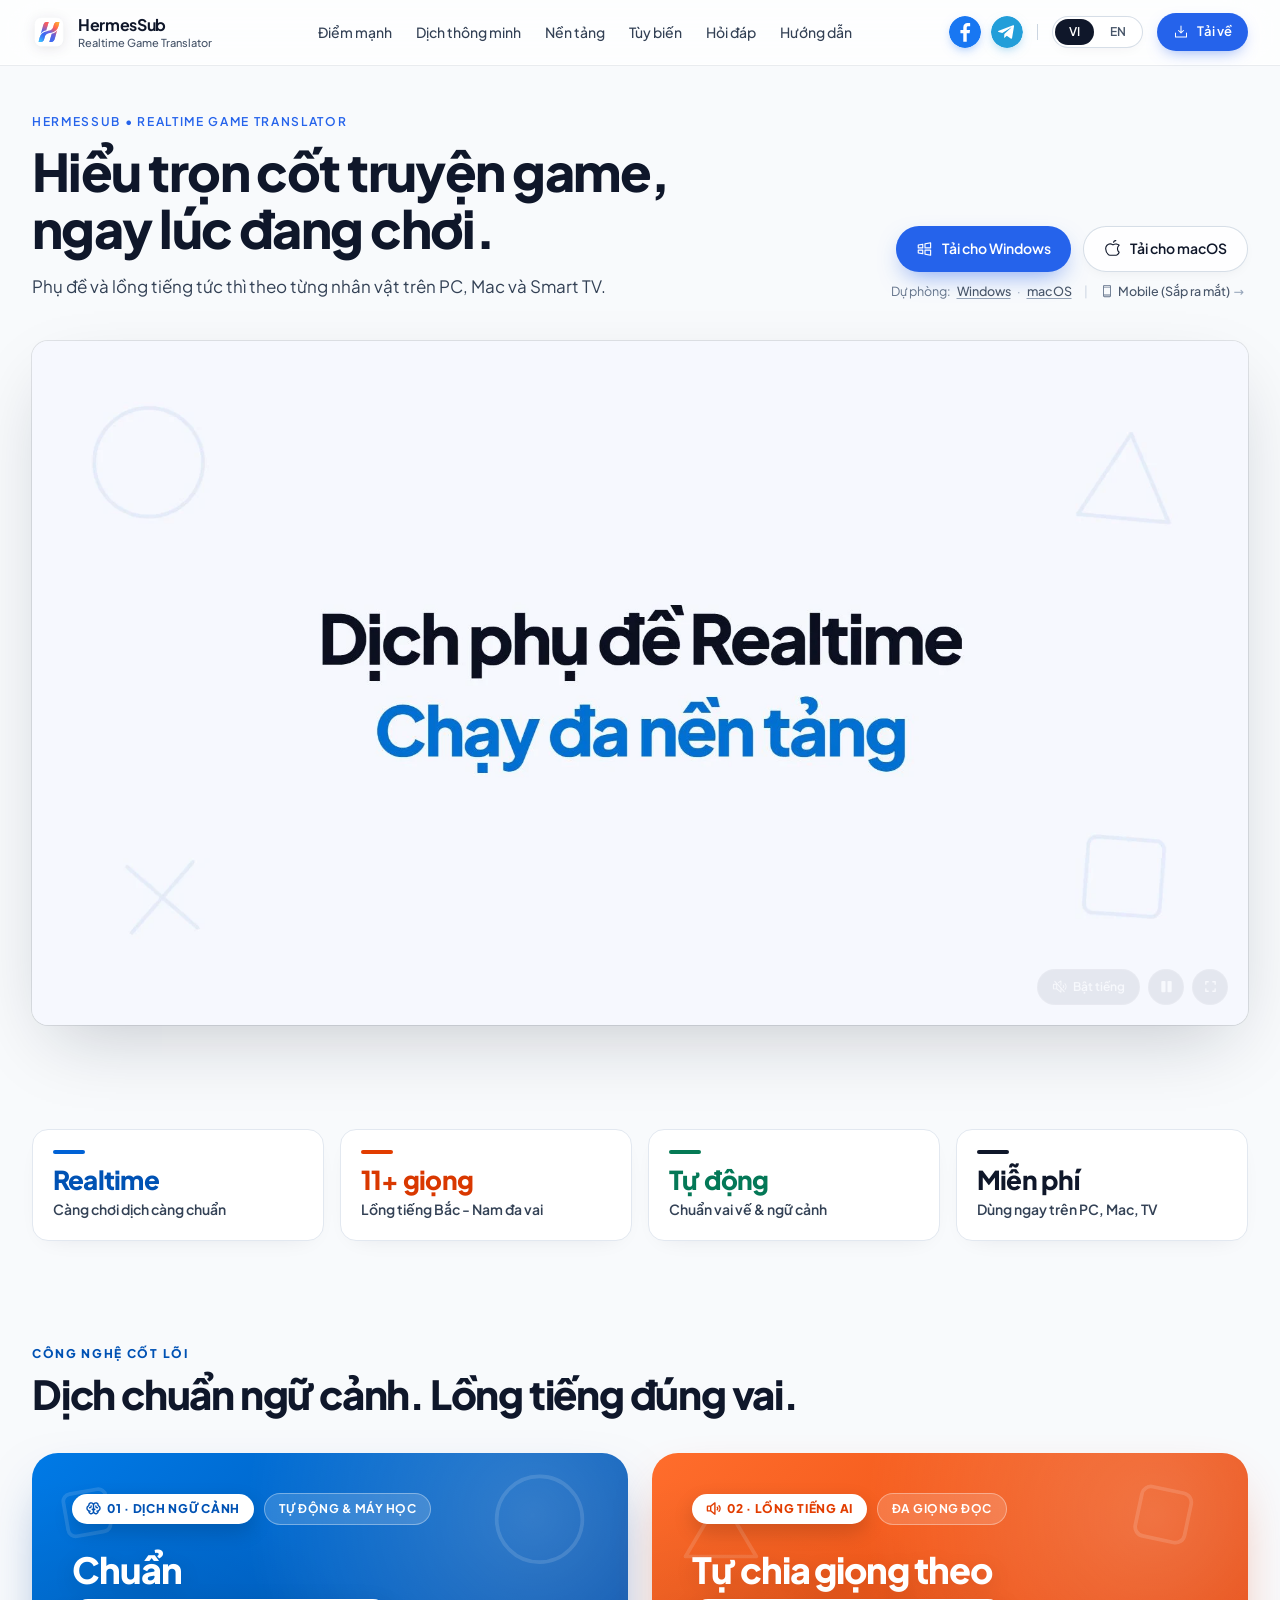
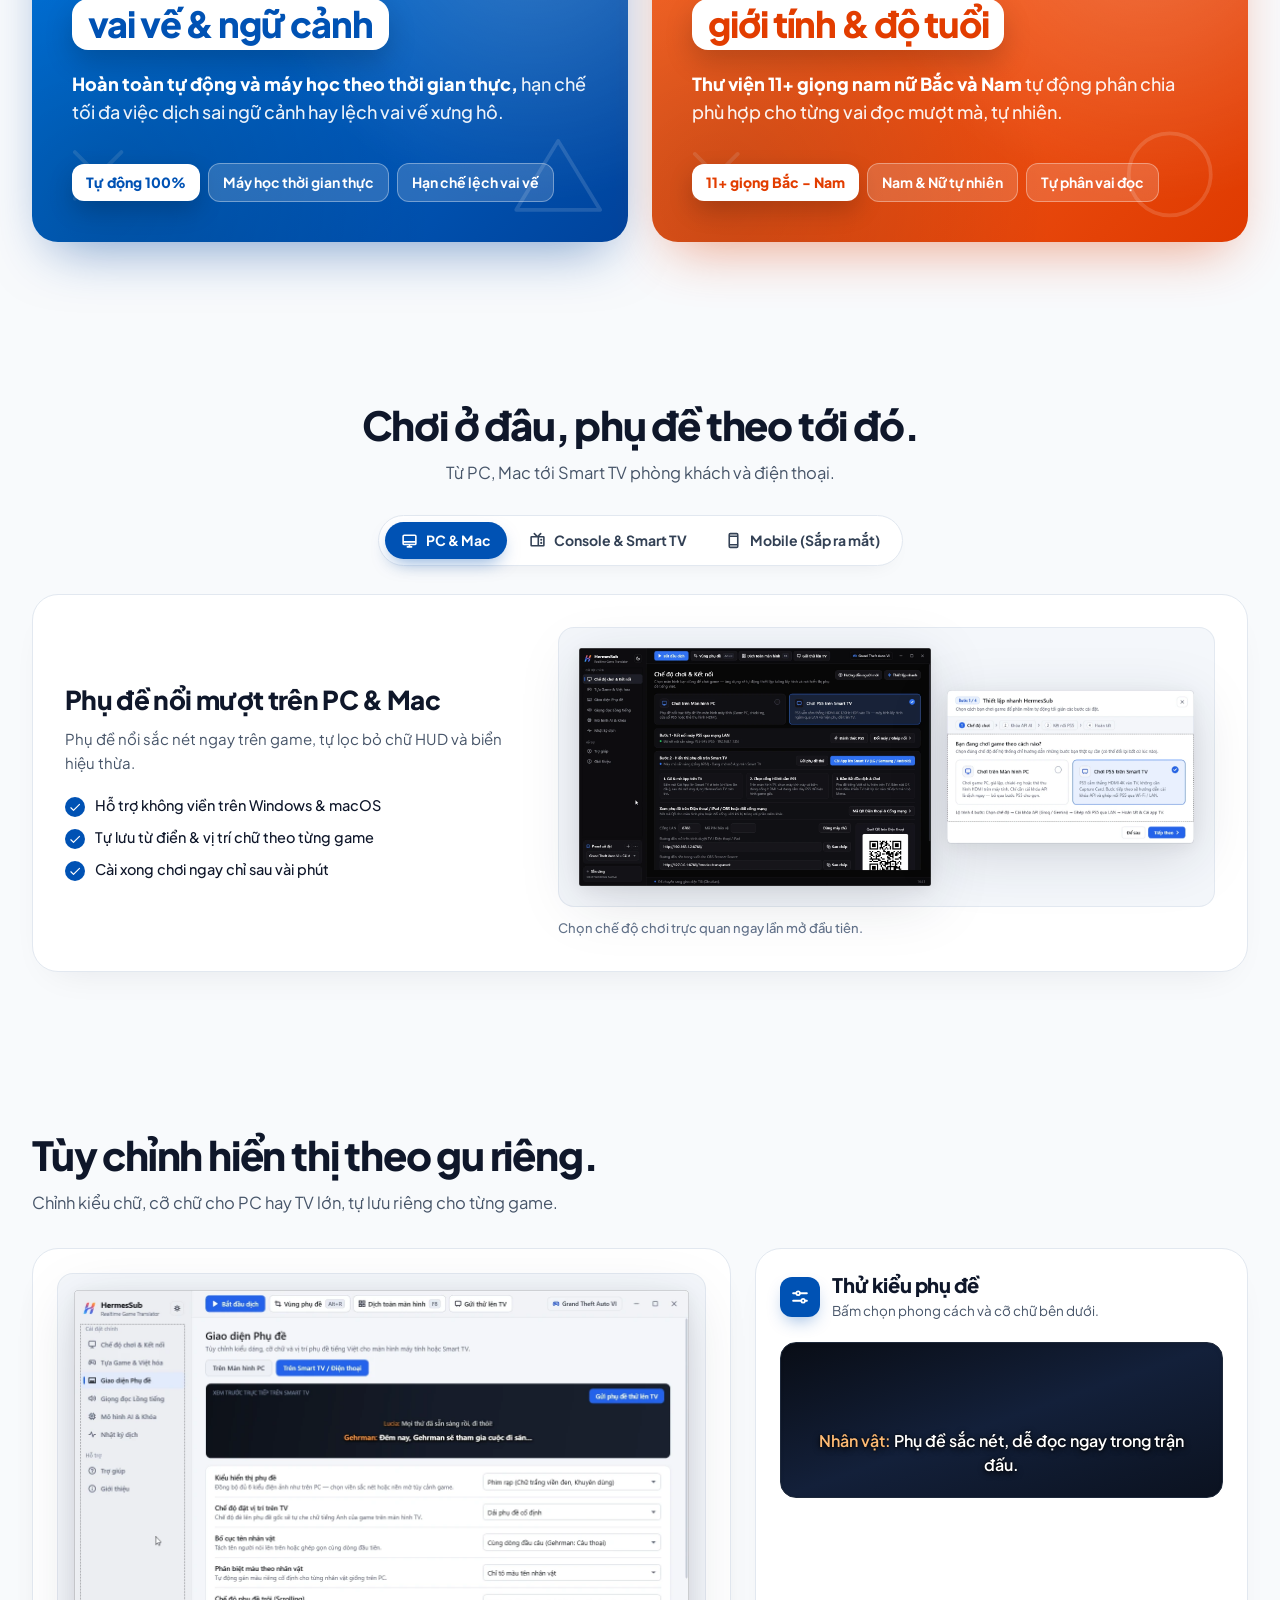
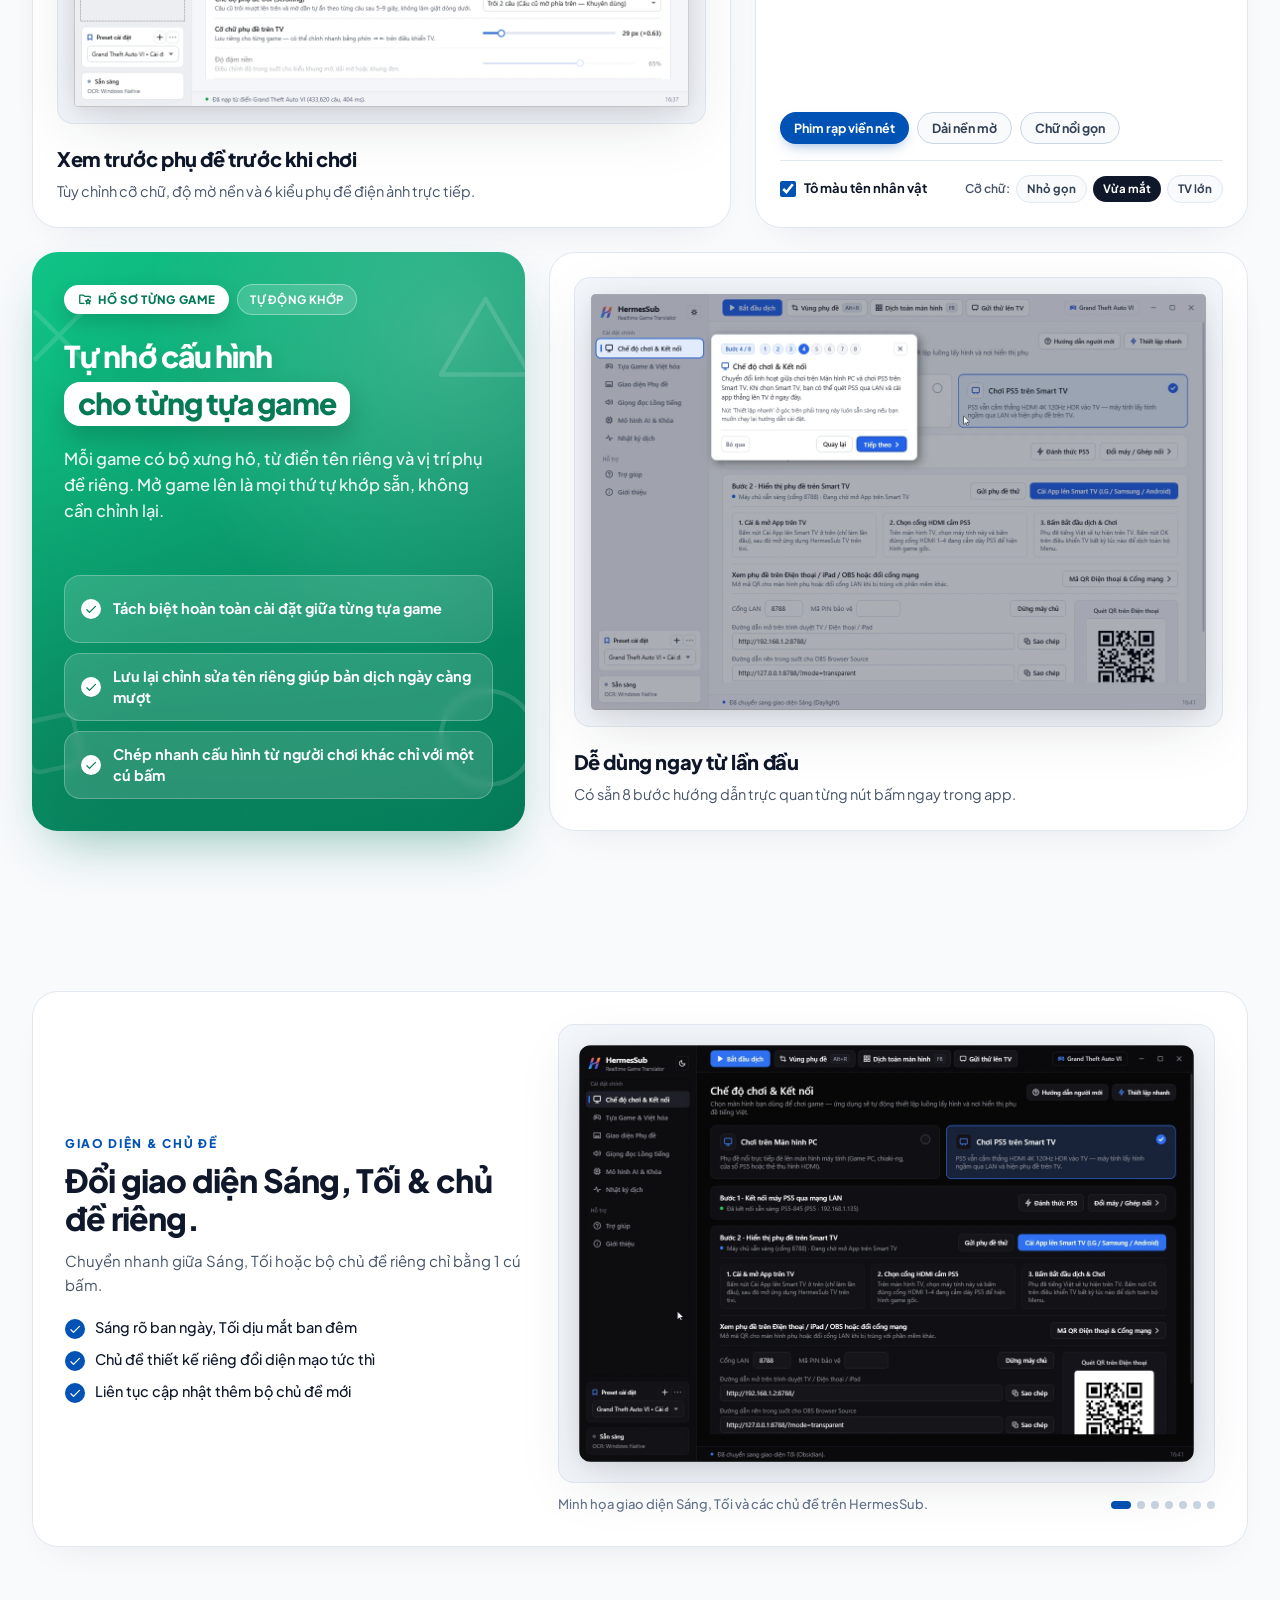
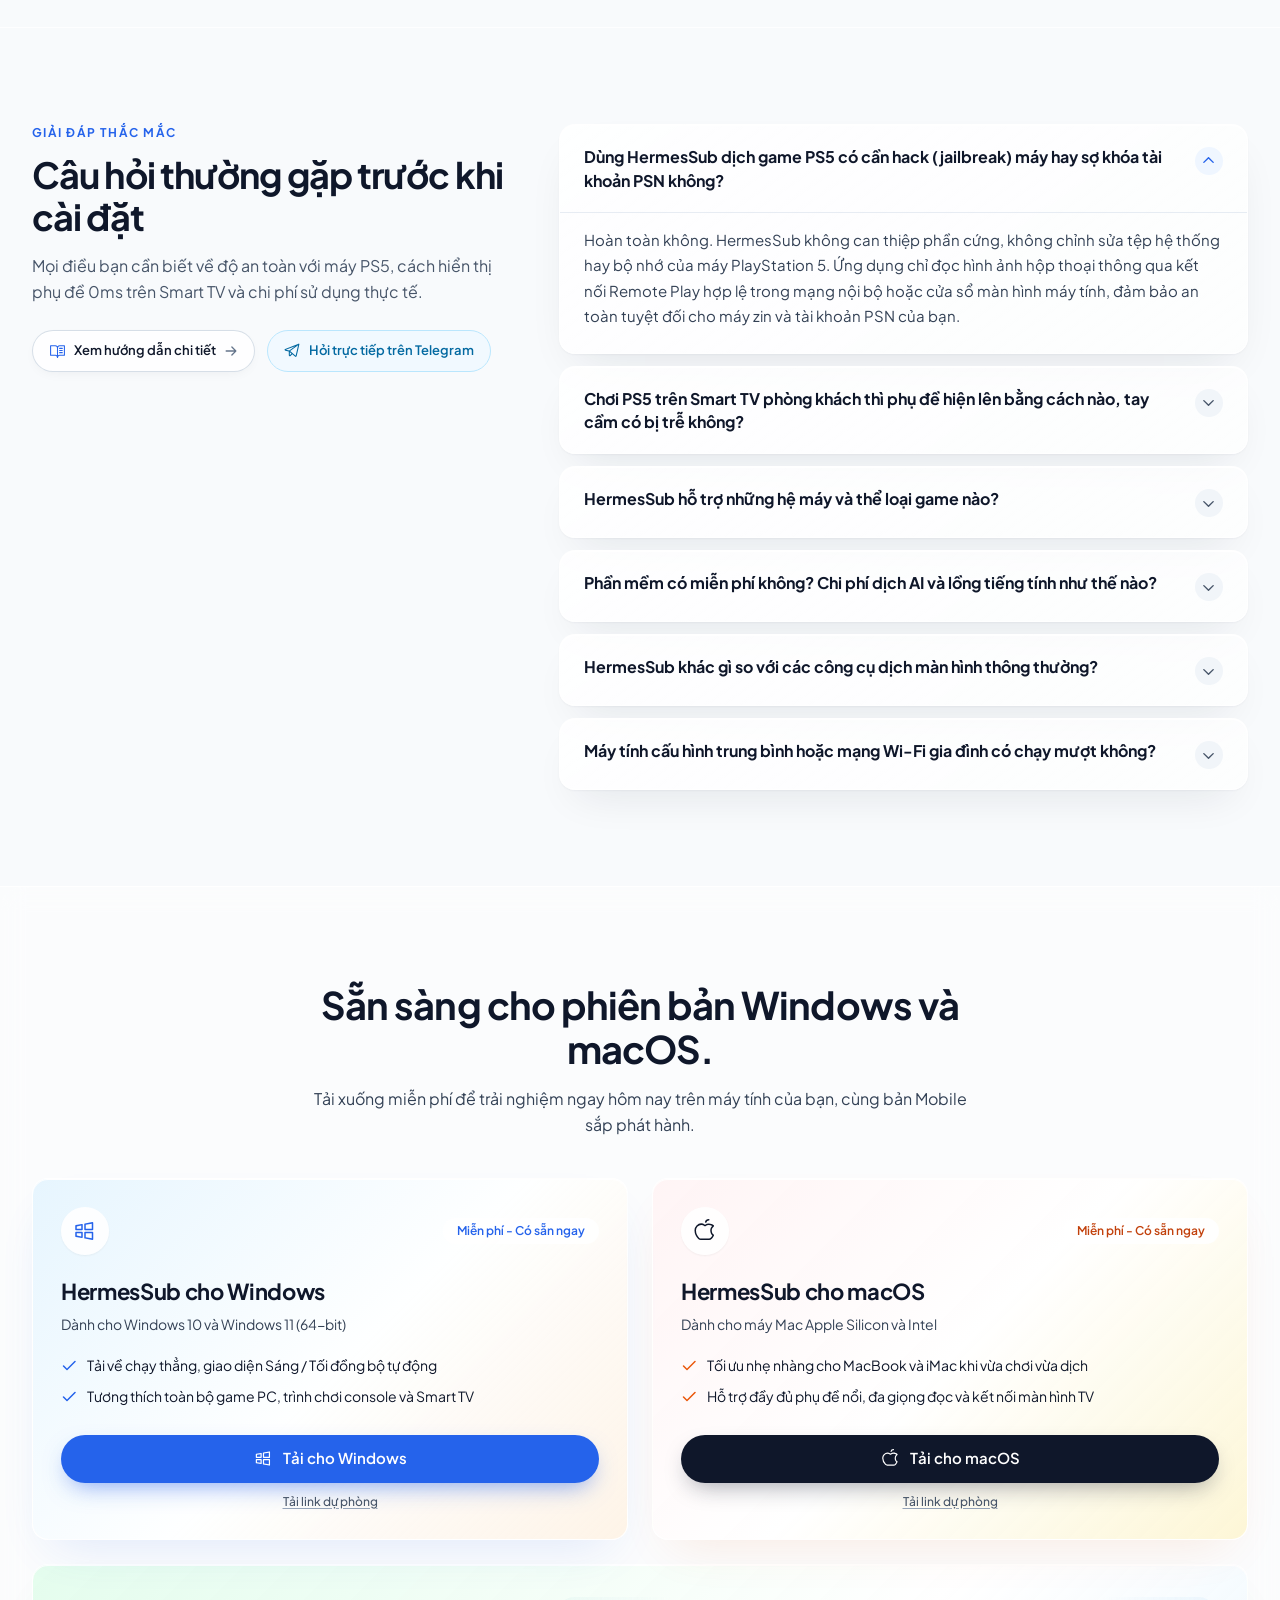
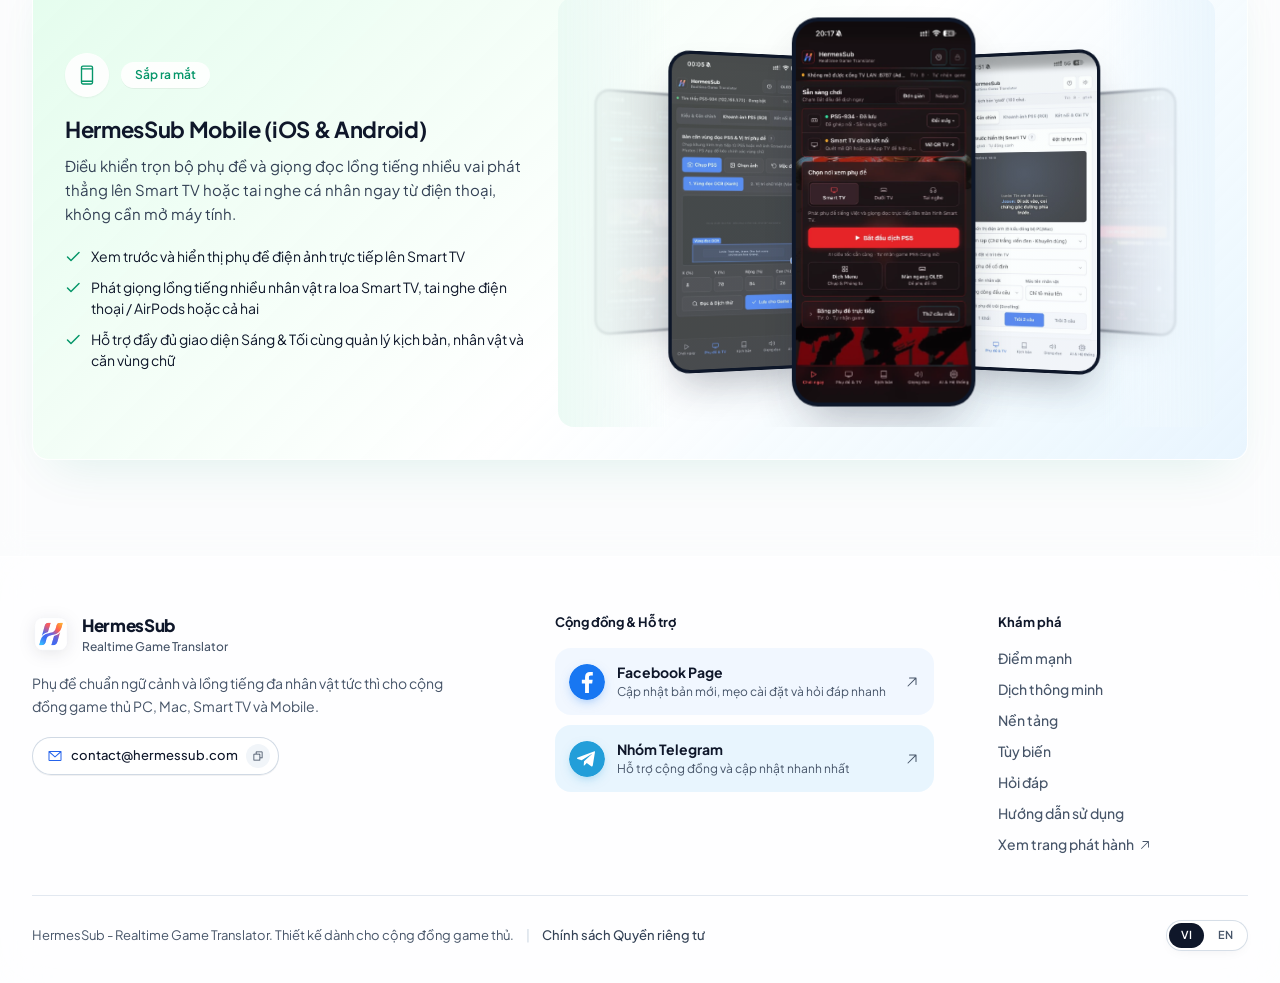
<file: privacy/index.html>
<!doctype html>
<html lang="vi">
  <head>
    <meta charset="UTF-8" />
    <meta name="viewport" content="width=device-width, initial-scale=1.0" />
    <meta name="theme-color" content="#F6F8FC" />
    <link rel="icon" type="image/svg+xml" href="/images/hermessub-logo-light.svg" />
    <link rel="alternate icon" href="/favicon.ico" />
    <link rel="apple-touch-icon" href="/apple-touch-icon.png" />
    <!--seo-head-start-->
    <title>Chính sách Quyền riêng tư &amp; Bảo mật dữ liệu - HermesSub</title>
    <meta name="description" content="Cam kết minh bạch dữ liệu của HermesSub: không cần tài khoản, không quảng cáo, OCR khung hình và khóa API AI được xử lý và mã hóa ngay trên thiết bị." />
    <link rel="canonical" href="https://hermessub.com/privacy/" />
    <link rel="alternate" hreflang="vi" href="https://hermessub.com/privacy/" />
    <link rel="alternate" hreflang="en" href="https://hermessub.com/en/privacy/" />
    <link rel="alternate" hreflang="x-default" href="https://hermessub.com/en/privacy/" />
    <meta property="og:title" content="Chính sách Quyền riêng tư &amp; Bảo mật dữ liệu - HermesSub" />
    <meta property="og:description" content="Cam kết minh bạch dữ liệu của HermesSub: không cần tài khoản, không quảng cáo, OCR khung hình và khóa API AI được xử lý và mã hóa ngay trên thiết bị." />
    <meta property="og:type" content="website" />
    <meta property="og:site_name" content="HermesSub" />
    <meta property="og:locale" content="vi_VN" />
    <meta property="og:locale:alternate" content="en_US" />
    <meta property="og:url" content="https://hermessub.com/privacy/" />
    <meta property="og:image" content="https://hermessub.com/images/app_icon_light.png" />
    <meta name="twitter:card" content="summary" />
    <meta name="twitter:title" content="Chính sách Quyền riêng tư &amp; Bảo mật dữ liệu - HermesSub" />
    <meta name="twitter:description" content="Cam kết minh bạch dữ liệu của HermesSub: không cần tài khoản, không quảng cáo, OCR khung hình và khóa API AI được xử lý và mã hóa ngay trên thiết bị." />
    <meta name="twitter:image" content="https://hermessub.com/images/app_icon_light.png" />
    <script id="hermessub-jsonld" type="application/ld+json">{"@context":"https://schema.org","@graph":[{"@type":"Organization","@id":"https://hermessub.com/#organization","name":"HermesSub","url":"https://hermessub.com/","logo":{"@type":"ImageObject","url":"https://hermessub.com/images/app_icon_light.png","width":512,"height":512},"email":"contact@hermessub.com","sameAs":["https://github.com/HermesSub/hermessub.github.io","https://www.facebook.com/hermessub","https://t.me/hermessub_com"]},{"@type":"BreadcrumbList","@id":"https://hermessub.com/privacy/#breadcrumb","itemListElement":[{"@type":"ListItem","position":1,"name":"Trang chủ","item":"https://hermessub.com/"},{"@type":"ListItem","position":2,"name":"Chính sách Quyền riêng tư","item":"https://hermessub.com/privacy/"}]},{"@type":"WebPage","@id":"https://hermessub.com/privacy/#webpage","url":"https://hermessub.com/privacy/","name":"Chính sách Quyền riêng tư & Bảo mật dữ liệu - HermesSub","description":"Cam kết minh bạch dữ liệu của HermesSub: không cần tài khoản, không quảng cáo, OCR khung hình và khóa API AI được xử lý và mã hóa ngay trên thiết bị.","inLanguage":"vi","dateModified":"2026-11-25","isPartOf":{"@id":"https://hermessub.com/#website"}}]}</script>
    <!--seo-head-end-->
    <script type="module" crossorigin src="/assets/index-BJT_en9N.js"></script>
    <link rel="stylesheet" crossorigin href="/assets/index-CgXjbnzS.css">
  </head>
  <body class="bg-[#F8FAFC] text-[#0F172A] antialiased selection:bg-[#2563EB]/15 selection:text-[#0F172A]">
    <div id="root"><link rel="preload" as="image" href="/images/hermessub-logo-light.svg"/><link rel="preload" as="image" href="/images/social-facebook.svg"/><link rel="preload" as="image" href="/images/social-telegram.svg"/><div class="relative min-h-[100dvh] text-[#0F172A]"><div aria-hidden="true" class="pastel-ambient-canvas pointer-events-none fixed inset-0 -z-10"></div><header class="sticky top-0 z-40 border-b border-white/80 bg-white/75 shadow-[0_1px_0_rgba(15,23,42,0.06)] backdrop-blur-xl"><nav aria-label="Primary Navigation" class="mx-auto flex h-16 max-w-[1320px] items-center justify-between gap-2 px-4 sm:gap-4 md:px-8"><a href="/" class="flex shrink-0 items-center gap-2.5 rounded-2xl py-1 pr-1 transition-opacity hover:opacity-90 sm:gap-3 sm:pr-2"><img src="/images/hermessub-logo-light.svg" alt="HermesSub" width="32" height="32" class="h-8 w-8 shrink-0 object-contain drop-shadow-[0_2px_6px_rgba(15,23,42,0.1)] sm:h-[34px] sm:w-[34px]"/><div class="flex flex-col leading-none"><span class="text-[15px] font-bold tracking-[-0.02em] text-[#0F172A] sm:text-[16px]">HermesSub</span><span class="mt-1 hidden text-[11px] font-medium text-[#475569] sm:block">Realtime Game Translator</span></div></a><ul class="hidden items-center gap-5 xl:gap-6 lg:flex"><li><a href="/#highlights" class="whitespace-nowrap text-[14px] font-medium text-[#334155] transition-colors hover:text-[#2563EB]">Điểm mạnh</a></li><li><a href="/#intelligence" class="whitespace-nowrap text-[14px] font-medium text-[#334155] transition-colors hover:text-[#2563EB]">Dịch thông minh</a></li><li><a href="/#platforms" class="whitespace-nowrap text-[14px] font-medium text-[#334155] transition-colors hover:text-[#2563EB]">Nền tảng</a></li><li><a href="/#customize" class="whitespace-nowrap text-[14px] font-medium text-[#334155] transition-colors hover:text-[#2563EB]">Tùy biến</a></li><li><a href="/#faq" class="whitespace-nowrap text-[14px] font-medium text-[#334155] transition-colors hover:text-[#2563EB]">Hỏi đáp</a></li><li><a href="/guides/" class="whitespace-nowrap text-[14px] transition-colors hover:text-[#2563EB] font-medium text-[#334155]">Hướng dẫn</a></li></ul><div class="flex shrink-0 items-center gap-3 sm:gap-3.5"><div class="flex items-center gap-2.5 sm:gap-2.5"><a href="https://www.facebook.com/hermessub" target="_blank" rel="noopener noreferrer" aria-label="Trang Facebook HermesSub" title="Facebook Page" class="inline-flex h-7 w-7 items-center justify-center rounded-full shadow-[0_4px_12px_-4px_rgba(24,119,242,0.55)] transition-transform hover:scale-108 active:scale-95 sm:h-8 sm:w-8"><img src="/images/social-facebook.svg" alt="Facebook" width="32" height="32" class="h-7 w-7 rounded-full sm:h-8 sm:w-8"/></a><a href="https://t.me/hermessub_com" target="_blank" rel="noopener noreferrer" aria-label="Cộng đồng Telegram HermesSub" title="Nhóm Telegram" class="inline-flex h-7 w-7 items-center justify-center rounded-full shadow-[0_4px_12px_-4px_rgba(34,158,217,0.55)] transition-transform hover:scale-108 active:scale-95 sm:h-8 sm:w-8"><img src="/images/social-telegram.svg" alt="Telegram" width="32" height="32" class="h-7 w-7 rounded-full sm:h-8 sm:w-8"/></a></div><span aria-hidden="true" class="hidden h-4 w-px bg-[#CBD5E1] sm:inline-block"></span><div role="group" aria-label="Language switcher" class="glass-pill flex items-center gap-0.5 rounded-full p-0.5"><a href="/privacy/" hrefLang="vi" aria-current="true" class="rounded-full px-3 py-1 text-[11px] font-semibold transition-colors sm:px-3.5 sm:text-[12px] bg-[#0F172A] text-[#FFFFFF]">VI</a><a href="/en/privacy/" hrefLang="en" class="rounded-full px-3 py-1 text-[11px] font-semibold transition-colors sm:px-3.5 sm:text-[12px] text-[#475569] hover:text-[#0F172A]">EN</a></div><a href="/#download" class="hidden min-h-[38px] items-center gap-2 whitespace-nowrap rounded-full bg-[#2563EB] px-4 py-2 text-[13px] font-semibold text-[#FFFFFF] shadow-[0_6px_16px_-6px_rgba(37,99,235,0.55)] transition-all hover:bg-[#1D4ED8] active:scale-[0.98] sm:inline-flex"><svg xmlns="http://www.w3.org/2000/svg" width="16" height="16" fill="currentColor" viewBox="0 0 256 256" aria-hidden="true"><path d="M224,144v64a8,8,0,0,1-8,8H40a8,8,0,0,1-8-8V144a8,8,0,0,1,16,0v56H208V144a8,8,0,0,1,16,0Zm-101.66,5.66a8,8,0,0,0,11.32,0l40-40a8,8,0,0,0-11.32-11.32L136,124.69V32a8,8,0,0,0-16,0v92.69L93.66,98.34a8,8,0,0,0-11.32,11.32Z"></path></svg><span>Tải về</span></a><button type="button" aria-label="Mở menu điều hướng" aria-expanded="false" class="glass-pill inline-flex h-8 w-8 items-center justify-center rounded-full text-[#0F172A] transition-colors hover:bg-white sm:h-9 sm:w-9 lg:hidden"><svg xmlns="http://www.w3.org/2000/svg" width="17" height="17" fill="currentColor" viewBox="0 0 256 256" aria-hidden="true"><path d="M224,128a8,8,0,0,1-8,8H40a8,8,0,0,1,0-16H216A8,8,0,0,1,224,128ZM40,72H216a8,8,0,0,0,0-16H40a8,8,0,0,0,0,16ZM216,184H40a8,8,0,0,0,0,16H216a8,8,0,0,0,0-16Z"></path></svg></button></div></nav></header><main id="main-content"><article class="mx-auto max-w-[920px] px-5 pt-8 pb-20 md:px-8 md:pt-12 md:pb-24"><div class="mb-6"><a href="/" class="glass-pill inline-flex min-h-[38px] items-center gap-2 rounded-full px-4 py-1.5 text-[13px] font-semibold text-[#334155] transition-colors hover:bg-white hover:text-[#2563EB]"><svg xmlns="http://www.w3.org/2000/svg" width="15" height="15" fill="currentColor" viewBox="0 0 256 256" aria-hidden="true"><path d="M228,128a12,12,0,0,1-12,12H69l51.52,51.51a12,12,0,0,1-17,17l-72-72a12,12,0,0,1,0-17l72-72a12,12,0,0,1,17,17L69,116H216A12,12,0,0,1,228,128Z"></path></svg><span>Quay lại trang chủ</span></a></div><header class="glass-panel rounded-[28px] p-6 sm:p-8 md:p-10"><p class="text-[12px] font-bold tracking-[0.08em] text-[#2563EB] uppercase">MINH BẠCH DỮ LIỆU &amp; BẢO MẬT</p><h1 class="mt-2.5 text-[30px] font-extrabold tracking-[-0.03em] text-[#0F172A] sm:text-[38px]">Chính sách Quyền riêng tư</h1><p class="mt-2 text-[13px] font-medium text-[#475569]">Cập nhật lần cuối: 25/11/2026</p><p class="mt-5 text-[15px] leading-[1.7] text-[#334155] sm:text-[16px]">HermesSub là ứng dụng dịch phụ đề và lồng tiếng game thời gian thực trên Windows, macOS, iPhone/iPad và Smart TV. Ứng dụng không yêu cầu tạo tài khoản, không chứa quảng cáo, không sử dụng SDK theo dõi quảng cáo, và không bán hay chia sẻ dữ liệu người dùng cho bên thứ ba.</p><ul class="mt-6 flex flex-wrap gap-2"><li class="inline-flex items-center gap-1.5 rounded-full bg-[#EFF6FF] px-3.5 py-1.5 text-[12px] font-semibold text-[#1D4ED8]"><svg xmlns="http://www.w3.org/2000/svg" width="13" height="13" fill="currentColor" viewBox="0 0 256 256" aria-hidden="true"><path d="M232.49,80.49l-128,128a12,12,0,0,1-17,0l-56-56a12,12,0,1,1,17-17L96,183,215.51,63.51a12,12,0,0,1,17,17Z"></path></svg><span>Không cần tài khoản</span></li><li class="inline-flex items-center gap-1.5 rounded-full bg-[#EFF6FF] px-3.5 py-1.5 text-[12px] font-semibold text-[#1D4ED8]"><svg xmlns="http://www.w3.org/2000/svg" width="13" height="13" fill="currentColor" viewBox="0 0 256 256" aria-hidden="true"><path d="M232.49,80.49l-128,128a12,12,0,0,1-17,0l-56-56a12,12,0,1,1,17-17L96,183,215.51,63.51a12,12,0,0,1,17,17Z"></path></svg><span>Không quảng cáo &amp; theo dõi</span></li><li class="inline-flex items-center gap-1.5 rounded-full bg-[#EFF6FF] px-3.5 py-1.5 text-[12px] font-semibold text-[#1D4ED8]"><svg xmlns="http://www.w3.org/2000/svg" width="13" height="13" fill="currentColor" viewBox="0 0 256 256" aria-hidden="true"><path d="M232.49,80.49l-128,128a12,12,0,0,1-17,0l-56-56a12,12,0,1,1,17-17L96,183,215.51,63.51a12,12,0,0,1,17,17Z"></path></svg><span>OCR &amp; API key xử lý tại máy</span></li><li class="inline-flex items-center gap-1.5 rounded-full bg-[#EFF6FF] px-3.5 py-1.5 text-[12px] font-semibold text-[#1D4ED8]"><svg xmlns="http://www.w3.org/2000/svg" width="13" height="13" fill="currentColor" viewBox="0 0 256 256" aria-hidden="true"><path d="M232.49,80.49l-128,128a12,12,0,0,1-17,0l-56-56a12,12,0,1,1,17-17L96,183,215.51,63.51a12,12,0,0,1,17,17Z"></path></svg><span>Không lưu địa chỉ IP</span></li></ul></header><div class="mt-6 space-y-5"><section aria-labelledby="privacy-section-local" class="glass-panel rounded-[24px] p-6 sm:p-7"><div class="flex items-start gap-3.5"><div class="mt-0.5 flex h-9 w-9 shrink-0 items-center justify-center rounded-2xl bg-[#EFF6FF] text-[#2563EB]"><svg xmlns="http://www.w3.org/2000/svg" width="19" height="19" fill="currentColor" viewBox="0 0 256 256" aria-hidden="true"><path d="M176,16H80A24,24,0,0,0,56,40V216a24,24,0,0,0,24,24h96a24,24,0,0,0,24-24V40A24,24,0,0,0,176,16Zm8,200a8,8,0,0,1-8,8H80a8,8,0,0,1-8-8V40a8,8,0,0,1,8-8h96a8,8,0,0,1,8,8ZM140,60a12,12,0,1,1-12-12A12,12,0,0,1,140,60Z"></path></svg></div><div class="min-w-0 flex-1"><h2 id="privacy-section-local" class="text-[18px] font-bold tracking-[-0.01em] text-[#0F172A] sm:text-[20px]">1. Dữ liệu được xử lý và lưu trữ ngay trên thiết bị của bạn</h2><ul class="mt-4 space-y-3.5"><li class="text-[14px] leading-[1.7] text-[#334155] sm:text-[15px]"><strong class="font-semibold text-[#0F172A]">Hình ảnh game &amp; nhận diện chữ (OCR):</strong> <span>Hình ảnh chụp vùng màn hình game trên PC/Mac hoặc luồng video PS5 Remote Play qua mạng Wi-Fi/LAN nội bộ được xử lý (OCR) hoàn toàn ngay trên thiết bị của bạn, không tải lên máy chủ của HermesSub.</span></li><li class="text-[14px] leading-[1.7] text-[#334155] sm:text-[15px]"><strong class="font-semibold text-[#0F172A]">Cài đặt, từ điển &amp; lịch sử:</strong> <span>Cài đặt giao diện, gói từ điển game, bảng xưng hô nhân vật, lịch sử câu thoại, ghi chú cốt truyện, cũng như các API key AI và khóa kết nối PS5 bạn nhập đều được lưu cục bộ trên máy của bạn và mã hóa bằng cơ chế bảo mật gốc của hệ điều hành (Windows DPAPI trên Windows, Apple Keychain trên macOS và iOS).</span></li><li class="text-[14px] leading-[1.7] text-[#334155] sm:text-[15px]"><strong class="font-semibold text-[#0F172A]">Xử lý ngoại tuyến:</strong> <span>Kho từ điển đã tải về và các giọng đọc AI ngoại tuyến (Piper, giọng hệ thống Windows/Apple) chạy hoàn toàn trên máy, không phát sinh dữ liệu gửi ra ngoài khi dịch các câu có sẵn.</span></li><li class="text-[14px] leading-[1.7] text-[#334155] sm:text-[15px]"><strong class="font-semibold text-[#0F172A]">Mạng nội bộ (Wi-Fi / LAN):</strong> <span>Việc tìm kiếm và kết nối giữa máy tính/điện thoại với máy PS5, Smart TV (Android TV, LG webOS, Samsung Tizen) hoặc trình duyệt phụ đề diễn ra trực tiếp trong mạng nội bộ nhà bạn.</span></li></ul></div></div></section><section aria-labelledby="privacy-section-external" class="glass-panel rounded-[24px] p-6 sm:p-7"><div class="flex items-start gap-3.5"><div class="mt-0.5 flex h-9 w-9 shrink-0 items-center justify-center rounded-2xl bg-[#EFF6FF] text-[#2563EB]"><svg xmlns="http://www.w3.org/2000/svg" width="19" height="19" fill="currentColor" viewBox="0 0 256 256" aria-hidden="true"><path d="M178.34,165.66,160,147.31V208a8,8,0,0,1-16,0V147.31l-18.34,18.35a8,8,0,0,1-11.32-11.32l32-32a8,8,0,0,1,11.32,0l32,32a8,8,0,0,1-11.32,11.32ZM160,40A88.08,88.08,0,0,0,81.29,88.68,64,64,0,1,0,72,216h40a8,8,0,0,0,0-16H72a48,48,0,0,1,0-96c1.1,0,2.2,0,3.29.12A88,88,0,0,0,72,128a8,8,0,0,0,16,0,72,72,0,1,1,100.8,66,8,8,0,0,0,3.2,15.34,7.9,7.9,0,0,0,3.2-.68A88,88,0,0,0,160,40Z"></path></svg></div><div class="min-w-0 flex-1"><h2 id="privacy-section-external" class="text-[18px] font-bold tracking-[-0.01em] text-[#0F172A] sm:text-[20px]">2. Dữ liệu chỉ gửi ra ngoài khi bạn sử dụng tính năng tương ứng</h2><ul class="mt-4 space-y-3.5"><li class="text-[14px] leading-[1.7] text-[#334155] sm:text-[15px]"><strong class="font-semibold text-[#0F172A]">Dịch AI &amp; lồng tiếng trực tuyến (tùy chọn):</strong> <span>Khi cần dịch câu thoại mới bằng AI hoặc đọc bằng giọng trực tuyến, chỉ nội dung câu thoại cần dịch (kèm tên game hoặc quy tắc xưng hô bạn chọn) được gửi trực tiếp từ thiết bị của bạn tới nhà cung cấp bạn cấu hình (như Google Gemini, OpenAI, DeepSeek, Groq, Google Dịch hoặc Microsoft Edge TTS) bằng API key của chính bạn (nếu dùng nhà cung cấp trả phí). HermesSub không trung chuyển và không lưu trữ API key hay bản dịch riêng từ AI của bạn. Việc xử lý nội dung này tuân theo chính sách quyền riêng tư của từng nhà cung cấp tương ứng.</span></li><li class="text-[14px] leading-[1.7] text-[#334155] sm:text-[15px]"><strong class="font-semibold text-[#0F172A]">Đóng góp câu thoại gốc cho bộ từ điển cộng đồng (có thể tắt trong Cài đặt):</strong> <span>Khi tùy chọn chia sẻ câu thoại gốc giúp xây dựng từ điển cộng đồng được bật (mặc định bật và có thể tắt bất kỳ lúc nào trong Cài đặt trên Windows, macOS và iOS) và tựa game đang chơi được xác định rõ, ứng dụng chỉ gửi gói nén các dòng thoại gốc tiếng Anh mới gặp (đã lọc bỏ ký tự rác/HUD và thông tin nhạy cảm như email, số điện thoại nếu lọt vào OCR) kèm tên nhân vật (nếu có), mã tựa game và mã băm thiết bị ẩn danh một chiều (hwid_hash) tới hàng đợi xử lý của HermesSub. Tính năng này không gửi ảnh chụp màn hình game, API key, ghi chú cốt truyện hay khóa ghép nối PS5. Hàng đêm, hệ thống tổng hợp kéo các dòng thoại gốc này về để lọc trùng, dịch thành gói từ điển cộng đồng hàng ngày (Delta Pack) cho từng game và xóa khỏi hàng đợi trực tuyến ngay sau khi kéo xử lý.</span></li><li class="text-[14px] leading-[1.7] text-[#334155] sm:text-[15px]"><strong class="font-semibold text-[#0F172A]">Lấy PSN Account ID / Ghép nối PS5 (tùy chọn):</strong> <span>Khi bạn chọn đăng nhập PlayStation Network để lấy mã tài khoản, bạn đăng nhập trực tiếp với hệ thống xác thực chính thức của Sony (auth.api.sonyentertainmentnetwork.com). Mật khẩu PSN, mã phiên đăng nhập và khóa ghép nối PS5 chỉ được lưu cục bộ trên thiết bị của bạn, không gửi về và không lưu trên máy chủ của HermesSub.</span></li><li class="text-[14px] leading-[1.7] text-[#334155] sm:text-[15px]"><strong class="font-semibold text-[#0F172A]">Cài đặt ứng dụng lên Smart TV (tùy chọn):</strong> <span>Khi sử dụng tính năng cài app lên Smart TV trong mạng nội bộ, ứng dụng có thể giao tiếp với dịch vụ chính thức của hãng TV để gia hạn chế độ nhà phát triển hoặc ký gói cài đặt (LG Developer developer.lge.com cho webOS; hệ thống tài khoản/chứng chỉ Samsung Tizen cho Samsung TV).</span></li><li class="text-[14px] leading-[1.7] text-[#334155] sm:text-[15px]"><strong class="font-semibold text-[#0F172A]">Tải bản cập nhật, gói từ điển cộng đồng &amp; mô hình giọng đọc (tùy chọn):</strong> <span>Ứng dụng tải file phát hành, gói từ điển game chính thức và gói từ điển cộng đồng hàng ngày (Delta Packs) từ GitHub (github.com / raw.githubusercontent.com), cũng như mô hình giọng đọc ngoại tuyến từ Hugging Face (huggingface.co) hoặc GitHub. Giống như mọi kết nối HTTPS thông thường, các máy chủ lưu trữ tệp này sẽ thấy địa chỉ IP của bạn khi tải xuống.</span></li></ul></div></div></section><section aria-labelledby="privacy-section-telemetry" class="glass-panel rounded-[24px] p-6 sm:p-7"><div class="flex items-start gap-3.5"><div class="mt-0.5 flex h-9 w-9 shrink-0 items-center justify-center rounded-2xl bg-[#EFF6FF] text-[#2563EB]"><svg xmlns="http://www.w3.org/2000/svg" width="19" height="19" fill="currentColor" viewBox="0 0 256 256" aria-hidden="true"><path d="M208,40H48A16,16,0,0,0,32,56v56c0,52.72,25.52,84.67,46.93,102.19,23.06,18.86,46,25.26,47,25.53a8,8,0,0,0,4.2,0c1-.27,23.91-6.67,47-25.53C198.48,196.67,224,164.72,224,112V56A16,16,0,0,0,208,40Zm0,72c0,37.07-13.66,67.16-40.6,89.42A129.3,129.3,0,0,1,128,223.62a128.25,128.25,0,0,1-38.92-21.81C61.82,179.51,48,149.3,48,112l0-56,160,0ZM82.34,141.66a8,8,0,0,1,11.32-11.32L112,148.69l50.34-50.35a8,8,0,0,1,11.32,11.32l-56,56a8,8,0,0,1-11.32,0Z"></path></svg></div><div class="min-w-0 flex-1"><h2 id="privacy-section-telemetry" class="text-[18px] font-bold tracking-[-0.01em] text-[#0F172A] sm:text-[20px]">3. Kích hoạt bản quyền &amp; dữ liệu thống kê ẩn danh tối giản</h2><ul class="mt-4 space-y-3.5"><li class="text-[14px] leading-[1.7] text-[#334155] sm:text-[15px]"><strong class="font-semibold text-[#0F172A]">Kiểm tra trạng thái khởi chạy &amp; bản quyền:</strong> <span>Khi mở ứng dụng hoặc khi bạn nhập mã kích hoạt (License Key), ứng dụng gửi lên máy chủ xác thực của HermesSub: mã băm thiết bị ẩn danh một chiều (hwid_hash, không chứa số sê-ri phần cứng, tên thật hay email), nền tảng thiết bị (win-x64, osx-arm64, ios-arm64), phiên bản ứng dụng, mã phiên chạy ngẫu nhiên, thời lượng phiên hoạt động, mã gói game đang chọn (nếu có), gói sử dụng (free hoặc gói trả phí) và mã kích hoạt (nếu bạn nhập).</span></li><li class="text-[14px] leading-[1.7] text-[#334155] sm:text-[15px]"><strong class="font-semibold text-[#0F172A]">Bảo vệ chống lạm dụng &amp; không lưu IP:</strong> <span>Hạ tầng biên (Cloudflare) chỉ dùng địa chỉ IP tạm thời trong bộ nhớ để chống spam/tấn công (rate-limit) và trích xuất mã quốc gia (2 ký tự) phục vụ thống kê tổng hợp. HermesSub không lưu trữ địa chỉ IP, họ tên, số điện thoại hay danh tính cá nhân của bạn trong cơ sở dữ liệu.</span></li></ul></div></div></section><section aria-labelledby="privacy-section-website" class="glass-panel rounded-[24px] p-6 sm:p-7"><div class="flex items-start gap-3.5"><div class="mt-0.5 flex h-9 w-9 shrink-0 items-center justify-center rounded-2xl bg-[#EFF6FF] text-[#2563EB]"><svg xmlns="http://www.w3.org/2000/svg" width="19" height="19" fill="currentColor" viewBox="0 0 256 256" aria-hidden="true"><path d="M128,24h0A104,104,0,1,0,232,128,104.12,104.12,0,0,0,128,24Zm88,104a87.61,87.61,0,0,1-3.33,24H174.16a157.44,157.44,0,0,0,0-48h38.51A87.61,87.61,0,0,1,216,128ZM102,168H154a115.11,115.11,0,0,1-26,45A115.27,115.27,0,0,1,102,168Zm-3.9-16a140.84,140.84,0,0,1,0-48h59.88a140.84,140.84,0,0,1,0,48ZM40,128a87.61,87.61,0,0,1,3.33-24H81.84a157.44,157.44,0,0,0,0,48H43.33A87.61,87.61,0,0,1,40,128ZM154,88H102a115.11,115.11,0,0,1,26-45A115.27,115.27,0,0,1,154,88Zm52.33,0H170.71a135.28,135.28,0,0,0-22.3-45.6A88.29,88.29,0,0,1,206.37,88ZM107.59,42.4A135.28,135.28,0,0,0,85.29,88H49.63A88.29,88.29,0,0,1,107.59,42.4ZM49.63,168H85.29a135.28,135.28,0,0,0,22.3,45.6A88.29,88.29,0,0,1,49.63,168Zm98.78,45.6a135.28,135.28,0,0,0,22.3-45.6h35.66A88.29,88.29,0,0,1,148.41,213.6Z"></path></svg></div><div class="min-w-0 flex-1"><h2 id="privacy-section-website" class="text-[18px] font-bold tracking-[-0.01em] text-[#0F172A] sm:text-[20px]">4. Website hermessub.com</h2><ul class="mt-4 space-y-3.5"><li class="text-[14px] leading-[1.7] text-[#334155] sm:text-[15px]"><strong class="font-semibold text-[#0F172A]">Không cookie theo dõi:</strong> <span>Trang web giới thiệu https://hermessub.com không đặt cookie quảng cáo hay trình theo dõi hành vi. Trình duyệt chỉ lưu duy nhất tùy chọn ngôn ngữ hiển thị (VI / EN) trong bộ nhớ cục bộ (localStorage).</span></li></ul></div></div></section><section aria-labelledby="privacy-section-children" class="glass-panel rounded-[24px] p-6 sm:p-7"><div class="flex items-start gap-3.5"><div class="mt-0.5 flex h-9 w-9 shrink-0 items-center justify-center rounded-2xl bg-[#EFF6FF] text-[#2563EB]"><svg xmlns="http://www.w3.org/2000/svg" width="19" height="19" fill="currentColor" viewBox="0 0 256 256" aria-hidden="true"><path d="M117.25,157.92a60,60,0,1,0-66.5,0A95.83,95.83,0,0,0,3.53,195.63a8,8,0,1,0,13.4,8.74,80,80,0,0,1,134.14,0,8,8,0,0,0,13.4-8.74A95.83,95.83,0,0,0,117.25,157.92ZM40,108a44,44,0,1,1,44,44A44.05,44.05,0,0,1,40,108Zm210.14,98.7a8,8,0,0,1-11.07-2.33A79.83,79.83,0,0,0,172,168a8,8,0,0,1,0-16,44,44,0,1,0-16.34-84.87,8,8,0,1,1-5.94-14.85,60,60,0,0,1,55.53,105.64,95.83,95.83,0,0,1,47.22,37.71A8,8,0,0,1,250.14,206.7Z"></path></svg></div><div class="min-w-0 flex-1"><h2 id="privacy-section-children" class="text-[18px] font-bold tracking-[-0.01em] text-[#0F172A] sm:text-[20px]">5. Quyền riêng tư của trẻ em</h2><ul class="mt-4 space-y-3.5"><li class="text-[14px] leading-[1.7] text-[#334155] sm:text-[15px]"><strong class="font-semibold text-[#0F172A]">Độ tuổi người dùng:</strong> <span>HermesSub không cố ý thu thập dữ liệu cá nhân của trẻ em dưới 13 tuổi.</span></li></ul></div></div></section><section aria-labelledby="privacy-section-contact" class="glass-panel rounded-[24px] p-6 sm:p-7"><div class="flex items-start gap-3.5"><div class="mt-0.5 flex h-9 w-9 shrink-0 items-center justify-center rounded-2xl bg-[#EFF6FF] text-[#2563EB]"><svg xmlns="http://www.w3.org/2000/svg" width="19" height="19" fill="currentColor" viewBox="0 0 256 256" aria-hidden="true"><path d="M224,48H32a8,8,0,0,0-8,8V192a16,16,0,0,0,16,16H216a16,16,0,0,0,16-16V56A8,8,0,0,0,224,48ZM203.43,64,128,133.15,52.57,64ZM216,192H40V74.19l82.59,75.71a8,8,0,0,0,10.82,0L216,74.19V192Z"></path></svg></div><div class="min-w-0 flex-1"><h2 id="privacy-section-contact" class="text-[18px] font-bold tracking-[-0.01em] text-[#0F172A] sm:text-[20px]">6. Thay đổi chính sách &amp; Liên hệ</h2><p class="mt-3.5 text-[14px] leading-[1.7] text-[#334155] sm:text-[15px]">Mọi cập nhật của chính sách này sẽ được thể hiện qua mốc thời gian Cập nhật lần cuối ở đầu trang.</p><p class="mt-2.5 text-[14px] leading-[1.7] text-[#334155] sm:text-[15px]">Nếu có thắc mắc về quyền riêng tư hoặc yêu cầu xóa dữ liệu gắn với mã thiết bị / mã bản quyền, vui lòng liên hệ:</p><div class="mt-5 flex flex-wrap items-center gap-3"><div class="inline-flex max-w-full items-center gap-2 rounded-full border border-[#CBD5E1]/90 bg-white/95 py-1.5 pr-2 pl-3.5 text-[13px] font-medium text-[#0F172A] shadow-2xs"><svg xmlns="http://www.w3.org/2000/svg" width="16" height="16" fill="currentColor" viewBox="0 0 256 256" class="shrink-0 text-[#2563EB]" aria-hidden="true"><path d="M224,48H32a8,8,0,0,0-8,8V192a16,16,0,0,0,16,16H216a16,16,0,0,0,16-16V56A8,8,0,0,0,224,48ZM203.43,64,128,133.15,52.57,64ZM216,192H40V74.19l82.59,75.71a8,8,0,0,0,10.82,0L216,74.19V192Z"></path></svg><a href="mailto:contact@hermessub.com" class="truncate transition-colors hover:text-[#2563EB]">contact@hermessub.com</a><button type="button" aria-label="Sao chép địa chỉ email" title="Sao chép địa chỉ email" class="inline-flex h-6 w-6 shrink-0 items-center justify-center rounded-full bg-[#F1F5F9] text-[#334155] transition-colors hover:bg-[#E2E8F0] hover:text-[#0F172A]"><svg xmlns="http://www.w3.org/2000/svg" width="12" height="12" fill="currentColor" viewBox="0 0 256 256" aria-hidden="true"><path d="M216,32H88a8,8,0,0,0-8,8V80H40a8,8,0,0,0-8,8V216a8,8,0,0,0,8,8H168a8,8,0,0,0,8-8V176h40a8,8,0,0,0,8-8V40A8,8,0,0,0,216,32ZM160,208H48V96H160Zm48-48H176V88a8,8,0,0,0-8-8H96V48H208Z"></path></svg></button></div><a href="https://www.facebook.com/hermessub" target="_blank" rel="noopener noreferrer" class="inline-flex min-h-[38px] items-center gap-2 rounded-full bg-[#EFF6FF] px-4 py-1.5 text-[13px] font-semibold text-[#1877F2] transition-colors hover:bg-[#E0ECFF]"><img src="/images/social-facebook.svg" alt="Facebook" width="18" height="18" class="h-[18px] w-[18px] rounded-full"/><span>Facebook Page HermesSub</span><svg xmlns="http://www.w3.org/2000/svg" width="14" height="14" fill="currentColor" viewBox="0 0 256 256" aria-hidden="true"><path d="M200,64V168a8,8,0,0,1-16,0V83.31L69.66,197.66a8,8,0,0,1-11.32-11.32L172.69,72H88a8,8,0,0,1,0-16H192A8,8,0,0,1,200,64Z"></path></svg></a><a href="https://t.me/hermessub_com" target="_blank" rel="noopener noreferrer" class="inline-flex min-h-[38px] items-center gap-2 rounded-full bg-[#E0F2FE]/80 px-4 py-1.5 text-[13px] font-semibold text-[#0284C7] transition-colors hover:bg-[#CFEAFE]"><img src="/images/social-telegram.svg" alt="Telegram" width="18" height="18" class="h-[18px] w-[18px] rounded-full"/><span>Nhóm Telegram</span><svg xmlns="http://www.w3.org/2000/svg" width="14" height="14" fill="currentColor" viewBox="0 0 256 256" aria-hidden="true"><path d="M200,64V168a8,8,0,0,1-16,0V83.31L69.66,197.66a8,8,0,0,1-11.32-11.32L172.69,72H88a8,8,0,0,1,0-16H192A8,8,0,0,1,200,64Z"></path></svg></a></div></div></div></section></div></article></main><footer class="border-t border-white/85 bg-white/76 backdrop-blur-xl"><div class="mx-auto max-w-[1320px] px-5 pt-12 pb-8 md:px-8 md:pt-14"><div class="grid grid-cols-1 gap-10 md:grid-cols-12"><div class="md:col-span-5"><div class="flex items-center gap-3"><img src="/images/hermessub-logo-light.svg" alt="HermesSub" width="38" height="38" class="h-[38px] w-[38px] shrink-0 object-contain drop-shadow-[0_3px_8px_rgba(15,23,42,0.1)]"/><div><p class="text-[17px] font-extrabold tracking-[-0.02em] text-[#0F172A]">HermesSub</p><p class="text-[12px] font-medium text-[#475569]">Realtime Game Translator</p></div></div><p class="mt-4 max-w-[42ch] text-[14px] leading-[1.6] text-[#475569]">Phụ đề chuẩn ngữ cảnh và lồng tiếng đa nhân vật tức thì cho cộng đồng game thủ PC, Mac, Smart TV và Mobile.</p><div class="mt-5 inline-flex max-w-full items-center gap-2 rounded-full border border-[#CBD5E1]/90 bg-white/90 py-1.5 pr-2 pl-3.5 text-[13px] font-medium text-[#0F172A] shadow-2xs"><svg xmlns="http://www.w3.org/2000/svg" width="16" height="16" fill="currentColor" viewBox="0 0 256 256" class="shrink-0 text-[#2563EB]" aria-hidden="true"><path d="M224,48H32a8,8,0,0,0-8,8V192a16,16,0,0,0,16,16H216a16,16,0,0,0,16-16V56A8,8,0,0,0,224,48ZM203.43,64,128,133.15,52.57,64ZM216,192H40V74.19l82.59,75.71a8,8,0,0,0,10.82,0L216,74.19V192Z"></path></svg><a href="mailto:contact@hermessub.com" class="truncate transition-colors hover:text-[#2563EB]">contact@hermessub.com</a><button type="button" aria-label="Sao chép địa chỉ email" title="Sao chép địa chỉ email" class="inline-flex h-6 w-6 shrink-0 items-center justify-center rounded-full bg-[#F1F5F9] text-[#334155] transition-colors hover:bg-[#E2E8F0] hover:text-[#0F172A]"><svg xmlns="http://www.w3.org/2000/svg" width="12" height="12" fill="currentColor" viewBox="0 0 256 256" aria-hidden="true"><path d="M216,32H88a8,8,0,0,0-8,8V80H40a8,8,0,0,0-8,8V216a8,8,0,0,0,8,8H168a8,8,0,0,0,8-8V176h40a8,8,0,0,0,8-8V40A8,8,0,0,0,216,32ZM160,208H48V96H160Zm48-48H176V88a8,8,0,0,0-8-8H96V48H208Z"></path></svg></button></div></div><div class="md:col-span-4"><h3 class="text-[13px] font-bold text-[#0F172A]">Cộng đồng &amp; Hỗ trợ</h3><div class="mt-4 space-y-2.5"><a href="https://www.facebook.com/hermessub" target="_blank" rel="noopener noreferrer" class="group flex items-center justify-between gap-3 rounded-2xl bg-[#EFF6FF]/85 p-3.5 transition-all hover:bg-[#E0ECFF] active:scale-[0.99]"><div class="flex items-center gap-3"><img src="/images/social-facebook.svg" alt="Facebook" width="36" height="36" class="h-9 w-9 shrink-0 rounded-full shadow-[0_4px_12px_-4px_rgba(24,119,242,0.5)]"/><div><p class="text-[14px] font-bold text-[#0F172A] transition-colors group-hover:text-[#1877F2]">Facebook Page</p><p class="text-[12px] text-[#475569]">Cập nhật bản mới, mẹo cài đặt và hỏi đáp nhanh</p></div></div><svg xmlns="http://www.w3.org/2000/svg" width="16" height="16" fill="currentColor" viewBox="0 0 256 256" class="shrink-0 text-[#475569] transition-transform group-hover:translate-x-0.5 group-hover:-translate-y-0.5 group-hover:text-[#1877F2]" aria-hidden="true"><path d="M200,64V168a8,8,0,0,1-16,0V83.31L69.66,197.66a8,8,0,0,1-11.32-11.32L172.69,72H88a8,8,0,0,1,0-16H192A8,8,0,0,1,200,64Z"></path></svg></a><a href="https://t.me/hermessub_com" target="_blank" rel="noopener noreferrer" class="group flex items-center justify-between gap-3 rounded-2xl bg-[#E0F2FE]/75 p-3.5 transition-all hover:bg-[#CFEAFE] active:scale-[0.99]"><div class="flex items-center gap-3"><img src="/images/social-telegram.svg" alt="Telegram" width="36" height="36" class="h-9 w-9 shrink-0 rounded-full shadow-[0_4px_12px_-4px_rgba(34,158,217,0.5)]"/><div><p class="text-[14px] font-bold text-[#0F172A] transition-colors group-hover:text-[#0284C7]">Nhóm Telegram</p><p class="text-[12px] text-[#475569]">Hỗ trợ cộng đồng và cập nhật nhanh nhất</p></div></div><svg xmlns="http://www.w3.org/2000/svg" width="16" height="16" fill="currentColor" viewBox="0 0 256 256" class="shrink-0 text-[#475569] transition-transform group-hover:translate-x-0.5 group-hover:-translate-y-0.5 group-hover:text-[#0284C7]" aria-hidden="true"><path d="M200,64V168a8,8,0,0,1-16,0V83.31L69.66,197.66a8,8,0,0,1-11.32-11.32L172.69,72H88a8,8,0,0,1,0-16H192A8,8,0,0,1,200,64Z"></path></svg></a></div></div><div class="md:col-span-3 md:pl-6"><h3 class="text-[13px] font-bold text-[#0F172A]">Khám phá</h3><div class="mt-4 grid grid-cols-2 gap-x-6 gap-y-2.5 text-[14px] font-medium text-[#475569] md:grid-cols-1"><ul class="space-y-2.5"><li><a href="/#highlights" class="transition-colors hover:text-[#2563EB]">Điểm mạnh</a></li><li><a href="/#intelligence" class="transition-colors hover:text-[#2563EB]">Dịch thông minh</a></li><li><a href="/#platforms" class="transition-colors hover:text-[#2563EB]">Nền tảng</a></li></ul><ul class="space-y-2.5"><li><a href="/#customize" class="transition-colors hover:text-[#2563EB]">Tùy biến</a></li><li><a href="/#faq" class="transition-colors hover:text-[#2563EB]">Hỏi đáp</a></li><li><a href="/guides/" class="transition-colors hover:text-[#2563EB] ">Hướng dẫn sử dụng</a></li><li><a href="https://github.com/HermesSub/hermessub.github.io" target="_blank" rel="noopener noreferrer" class="inline-flex items-center gap-1 transition-colors hover:text-[#2563EB]"><span>Xem trang phát hành</span><svg xmlns="http://www.w3.org/2000/svg" width="14" height="14" fill="currentColor" viewBox="0 0 256 256" aria-hidden="true"><path d="M200,64V168a8,8,0,0,1-16,0V83.31L69.66,197.66a8,8,0,0,1-11.32-11.32L172.69,72H88a8,8,0,0,1,0-16H192A8,8,0,0,1,200,64Z"></path></svg></a></li></ul></div></div></div><div class="mt-10 flex flex-col items-start justify-between gap-4 border-t border-[#E2E8F0] pt-6 sm:flex-row sm:items-center"><div class="flex flex-wrap items-center gap-x-3 gap-y-1.5 text-[13px] text-[#475569]"><p>HermesSub - Realtime Game Translator. Thiết kế dành cho cộng đồng game thủ.</p><span aria-hidden="true" class="hidden text-[#CBD5E1] sm:inline">|</span><a href="/privacy/" aria-current="page" class="font-medium transition-colors hover:text-[#2563EB] text-[#2563EB]">Chính sách Quyền riêng tư</a></div><div role="group" aria-label="Footer language switcher" class="glass-pill flex items-center gap-0.5 rounded-full p-0.5"><a href="/privacy/" hrefLang="vi" aria-current="true" class="rounded-full px-3 py-1 text-[11px] font-semibold transition-colors bg-[#0F172A] text-[#FFFFFF]">VI</a><a href="/en/privacy/" hrefLang="en" class="rounded-full px-3 py-1 text-[11px] font-semibold transition-colors text-[#475569] hover:text-[#0F172A]">EN</a></div></div></div></footer></div></div>
  </body>
</html>
</file>
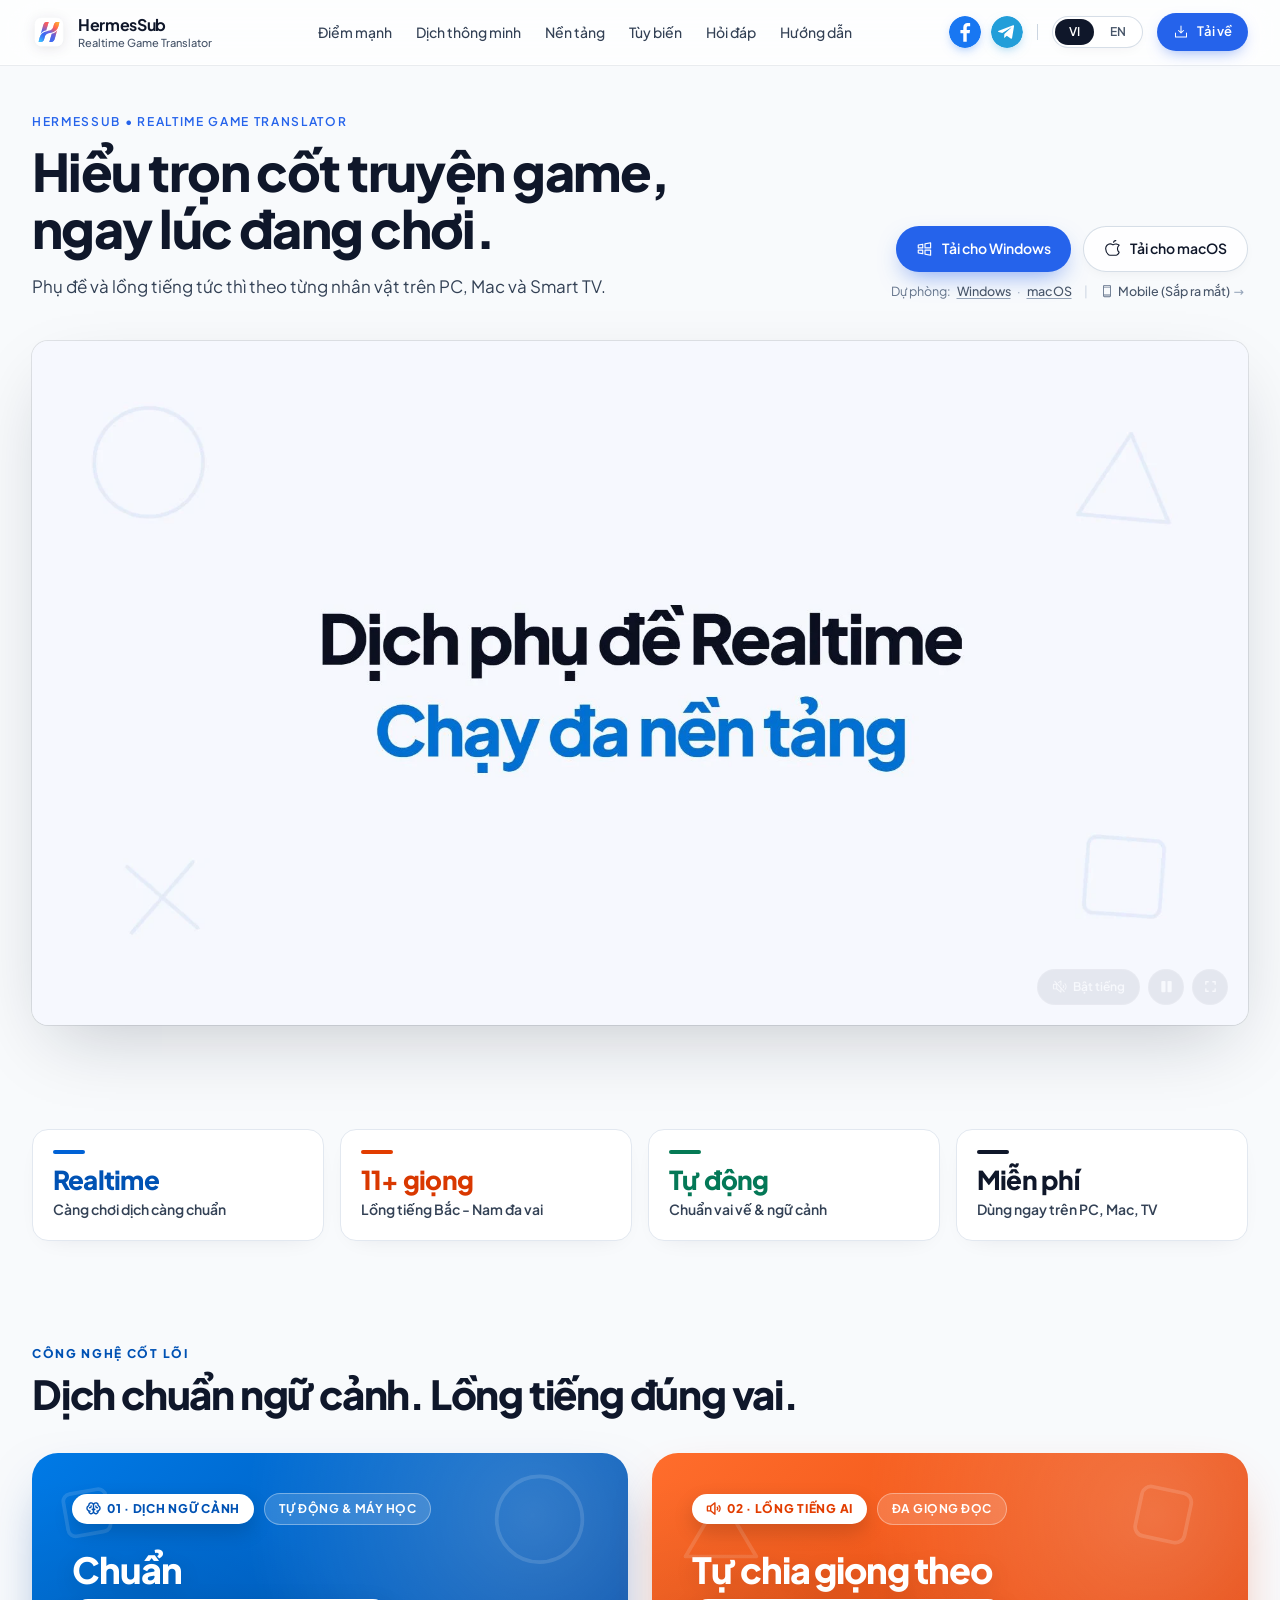
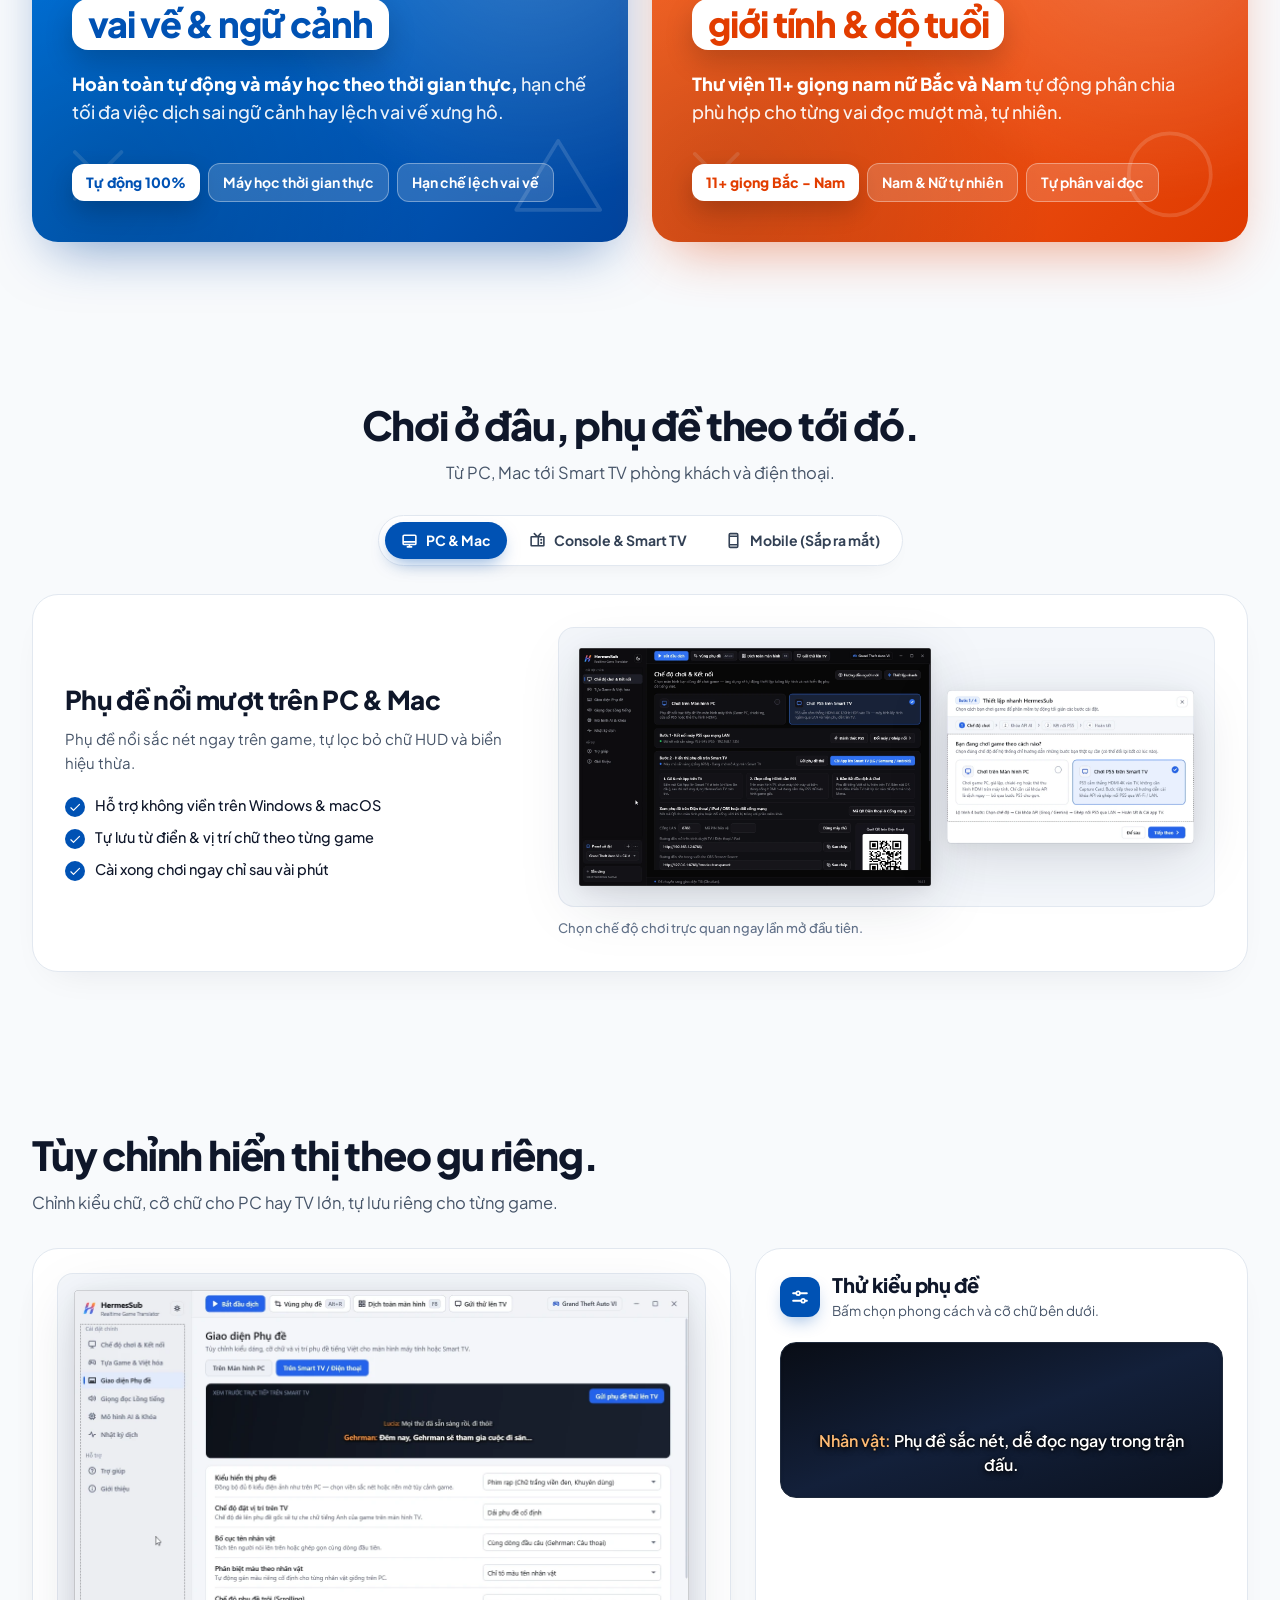
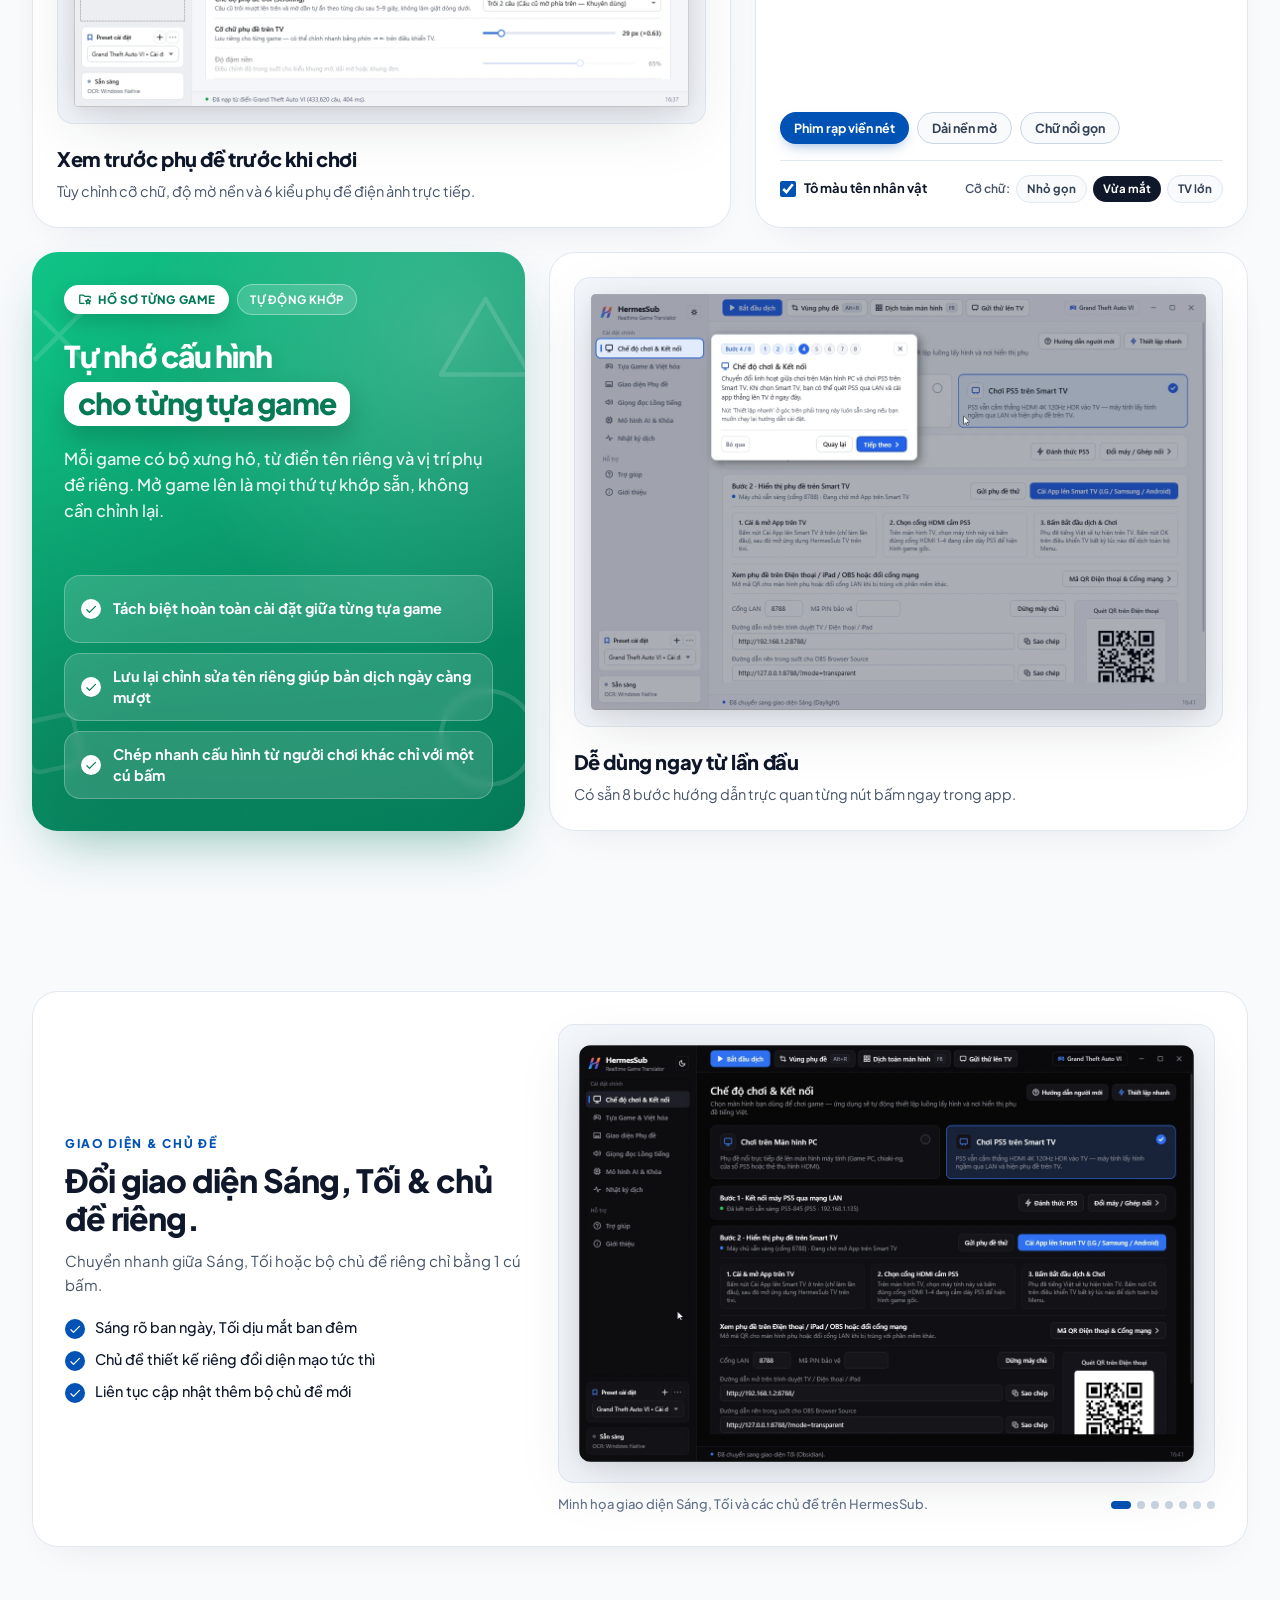
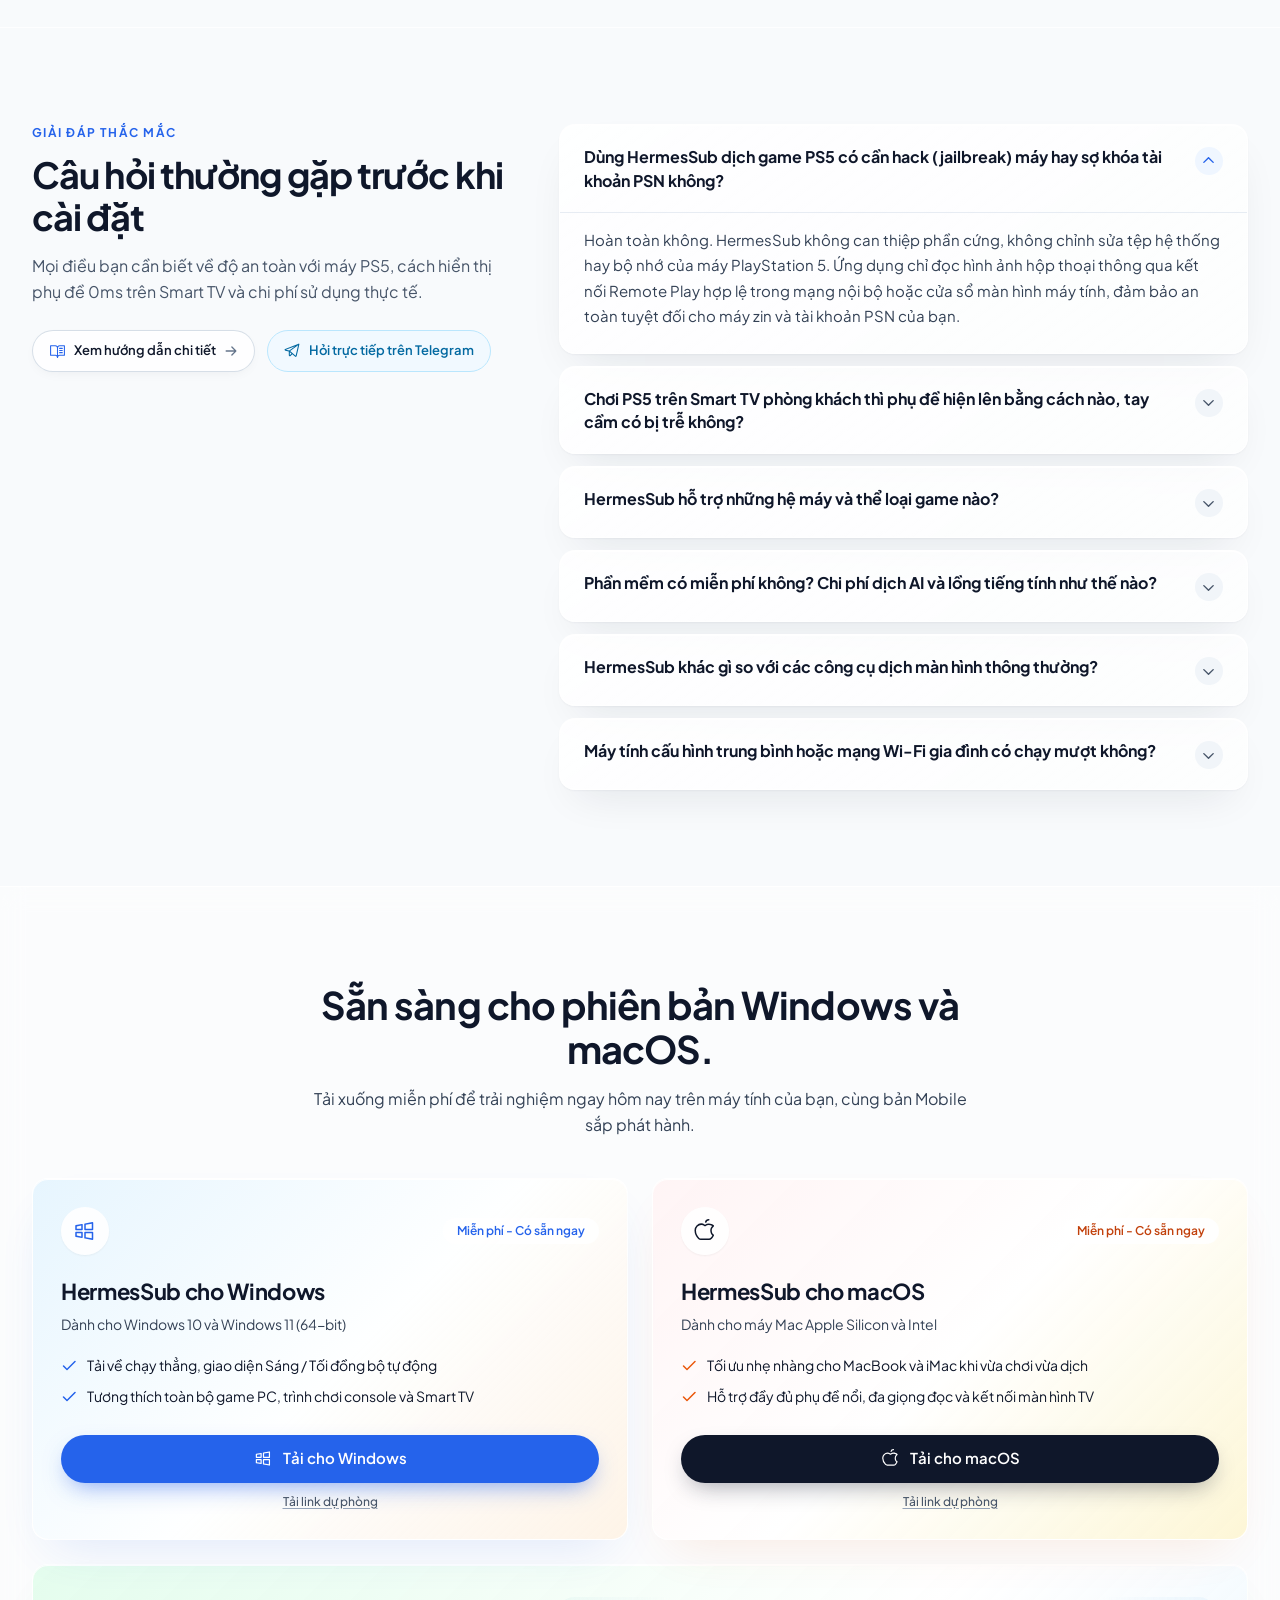
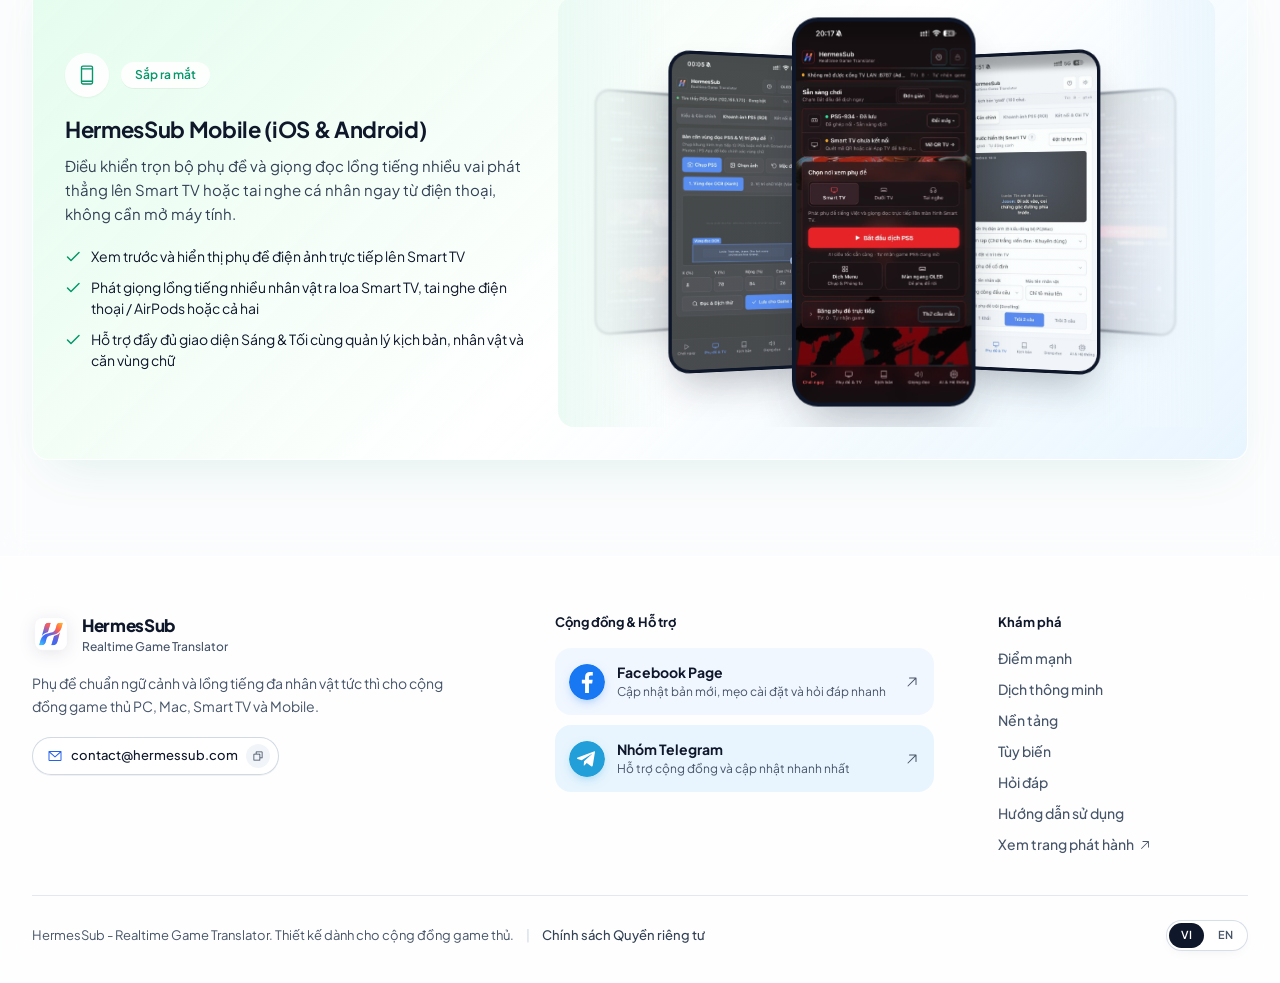
<file: en/guides/index.html>
<!doctype html>
<html lang="en">
  <head>
    <meta charset="UTF-8" />
    <meta name="viewport" content="width=device-width, initial-scale=1.0" />
    <meta name="theme-color" content="#F6F8FC" />
    <link rel="icon" type="image/svg+xml" href="/images/hermessub-logo-light.svg" />
    <link rel="alternate icon" href="/favicon.ico" />
    <link rel="apple-touch-icon" href="/apple-touch-icon.png" />
    <!--seo-head-start-->
    <title>PS5, chiaki-ng &amp; Smart TV Setup Guides - HermesSub</title>
    <meta name="description" content="Step-by-step visual guides to pair PlayStation 5 via Remote Play, set up chiaki-ng, and display 0ms live translated subtitles on LG, Samsung, and Android TV." />
    <link rel="canonical" href="https://hermessub.com/en/guides/" />
    <link rel="alternate" hreflang="vi" href="https://hermessub.com/guides/" />
    <link rel="alternate" hreflang="en" href="https://hermessub.com/en/guides/" />
    <link rel="alternate" hreflang="x-default" href="https://hermessub.com/en/guides/" />
    <meta property="og:title" content="PS5, chiaki-ng &amp; Smart TV Setup Guides - HermesSub" />
    <meta property="og:description" content="Step-by-step visual guides to pair PlayStation 5 via Remote Play, set up chiaki-ng, and display 0ms live translated subtitles on LG, Samsung, and Android TV." />
    <meta property="og:type" content="website" />
    <meta property="og:site_name" content="HermesSub" />
    <meta property="og:locale" content="en_US" />
    <meta property="og:locale:alternate" content="vi_VN" />
    <meta property="og:url" content="https://hermessub.com/en/guides/" />
    <meta property="og:image" content="https://hermessub.com/images/app_icon_light.png" />
    <meta name="twitter:card" content="summary" />
    <meta name="twitter:title" content="PS5, chiaki-ng &amp; Smart TV Setup Guides - HermesSub" />
    <meta name="twitter:description" content="Step-by-step visual guides to pair PlayStation 5 via Remote Play, set up chiaki-ng, and display 0ms live translated subtitles on LG, Samsung, and Android TV." />
    <meta name="twitter:image" content="https://hermessub.com/images/app_icon_light.png" />
    <script id="hermessub-jsonld" type="application/ld+json">{"@context":"https://schema.org","@graph":[{"@type":"Organization","@id":"https://hermessub.com/#organization","name":"HermesSub","url":"https://hermessub.com/","logo":{"@type":"ImageObject","url":"https://hermessub.com/images/app_icon_light.png","width":512,"height":512},"email":"contact@hermessub.com","sameAs":["https://github.com/HermesSub/hermessub.github.io","https://www.facebook.com/hermessub","https://t.me/hermessub_com"]},{"@type":"BreadcrumbList","@id":"https://hermessub.com/en/guides/#breadcrumb","itemListElement":[{"@type":"ListItem","position":1,"name":"Home","item":"https://hermessub.com/en/"},{"@type":"ListItem","position":2,"name":"HermesSub Setup Guides","item":"https://hermessub.com/en/guides/"}]},{"@type":"HowTo","@id":"https://hermessub.com/en/guides/#ps5-pairing","name":"First-time PS5 Remote Play Connection & Pairing","description":"Follow these 5 numbered steps to pair your PlayStation 5 over your home Wi-Fi or LAN.","inLanguage":"en","image":"https://hermessub.com/images/ps5-connect-guide.webp","step":[{"@type":"HowToStep","position":1,"name":"Select your PS5 console","text":"Open the Discovered PS5 Consoles dropdown on your network and pick your PS5."},{"@type":"HowToStep","position":2,"name":"Click Sign in to Sony","text":"Click 1. Sign in to Sony to open your browser for PSN login (a secondary PSN account is recommended)."},{"@type":"HowToStep","position":3,"name":"Copy & paste the redirect URL","text":"Once the browser stops on the page showing 'redirect', copy the entire address bar URL and paste it into the field."},{"@type":"HowToStep","position":4,"name":"Click Get ID","text":"Click Get ID so HermesSub automatically fills your PSN Account ID below."},{"@type":"HowToStep","position":5,"name":"Enter the 8-digit pairing code & click Pair PS5","text":"Open the Link Device screen on your PS5 for the 8-digit code, type all 8 digits into Step B, and click Pair PS5."}]},{"@type":"HowTo","@id":"https://hermessub.com/en/guides/#ps5-chiaki","name":"Connect PS5 with chiaki-ng","description":"Set up PS5 Remote Play through chiaki-ng and route gameplay video into HermesSub for crisp real-time subtitles.","inLanguage":"en","step":[{"@type":"HowToStep","position":1,"name":"Enable Remote Play & get the 8-digit PIN on PS5","text":"Enable Remote Play: From PS5 home screen, open Settings (gear icon) -> System -> Remote Play -> toggle on Enable Remote Play. Get 8-digit PIN: Right below, select Link Device. TV displays an 8-digit PIN (~5 min countdown) -> Keep this screen open on TV until Step 2 finishes. Wake PS5 from PC (recommended): Open Settings -> System -> Power Saving -> Features Available in Rest Mode -> enable Stay Connected to the Internet and Enable Turning On PS5 from Network.","image":"https://hermessub.com/images/chiaki-step-1.webp"},{"@type":"HowToStep","position":2,"name":"Register your PS5 in chiaki-ng","text":"Same network: PC and PS5 must share one Wi-Fi or LAN router (turn off VPN, Cloudflare WARP, or 1.1.1.1 on PC first). Open chiaki-ng: In HermesSub -> Play Mode & Connection -> click Open chiaki-ng (or click Releases Page beside it to grab the Portable zip, extract, and run chiaki-ng.exe). Find PS5 card: Wait a few seconds for auto-discovery. If missing, check PS5 Settings -> Network -> Connection Status -> View Connection Status for IP Address (e.g. 192.168.1.73), then click + in chiaki-ng and enter it. Register: Double-click (or right-click -> Register) the PS5 card: PSN Account ID: Do NOT type your display nickname! Click Login with PSN to sign into your active PS5 PlayStation Network account so chiaki-ng auto-fills your Account ID. PIN: Type the 8-digit code shown on your TV from Step 1 and click Register (next time, just double-click the PS5 card to stream).","image":"https://hermessub.com/images/chiaki-step-2.webp"},{"@type":"HowToStep","position":3,"name":"Tune chiaki-ng for sharp text & smooth FPS","text":"Click the Settings (gear) icon in top-right of chiaki-ng -> Video tab and set: Resolution & FPS: Set Resolution: 1080p and FPS: 60 for the crispest dialogue edges for HermesSub. Bitrate (Recommended): Set 30000 kbps when using wired LAN or strong 5GHz Wi-Fi so dialogue text stays razor-sharp during fast motion (lower to 15000-20000 kbps if streaming over weaker Wi-Fi). Video Codec: Choose H.265 (HEVC) for sharpest text in motion (if an older PC stutters, switch to H.264).","image":"https://hermessub.com/images/chiaki-step-3.webp?v=2"},{"@type":"HowToStep","position":4,"name":"Route gameplay into HermesSub for live subtitles","text":"Open stream: Double-click your PS5 card in chiaki-ng to open the live stream window. HermesSub setup: Open Play Mode & Connection -> choose Play on PC Screen -> under Capture Method, pick PC Game / chiaki-ng Window. Pick chiaki-ng window: Under Open Game Window select chiaki-ng and keep Auto-switch to borderless checked (do NOT press F11 in chiaki-ng because exclusive fullscreen hides overlay subtitles). Start: Click Start Translating at the top (optionally use Subtitle Region Alt+R to box dialogue for faster, cleaner OCR).","image":"https://hermessub.com/images/chiaki-step-4.webp"}]},{"@type":"HowTo","@id":"https://hermessub.com/en/guides/#ps5-daily-play","name":"Daily PS5 Play on Smart TV (After First-Time Pairing)","description":"Once secondary PSN pairing is done, switch your controller back to your primary PSN for good. Every play session takes just 4 quick steps with 0ms TV latency and 2 pitfalls to avoid.","inLanguage":"en","image":"https://hermessub.com/images/daily-ps5-flow.webp","step":[{"@type":"HowToStep","position":1,"name":"After first-time pairing: Switch back to your primary PSN","text":"Right after pairing your secondary PSN in HermesSub or chiaki-ng, press the PS button on your controller -> choose Switch User -> return to your primary PSN. From then on, you never need to sign into the secondary PSN on your controller again."},{"@type":"HowToStep","position":2,"name":"Step 1: Turn on PS5 & open your game on primary PSN","text":"Power on your PS5, sign in with your DualSense on your primary PSN, and open your game on screen. Do not leave the console on the User lock screen or with display off, otherwise Remote Play will be blocked with error 0x80108b0b."},{"@type":"HowToStep","position":3,"name":"Step 2: Open HermesSub on your Smart TV","text":"Launch HermesSub on your Smart TV (LG webOS, Samsung Tizen, or Android TV). Select the HDMI input connected to your PS5 (if needed, press number keys 1-4 on the TV remote or press Back to pick the HDMI port in the control panel). Your TV now shows the direct PS5 feed (still on your primary PSN) with 0ms latency."},{"@type":"HowToStep","position":4,"name":"Steps 3 & 4: Start Translating on HermesSub & play normally","text":"In HermesSub (PC / Mac / iPhone), select Smart TV subtitle output mode and click Start Translating. HermesSub silently uses the secondary PSN via background Remote Play to read dialogue and audio. Your TV keeps your primary PSN game screen untouched, briefly showing Connected using Remote Play in the corner as Vietnamese subtitles appear on TV. Keep playing normally with your controller on your primary PSN."},{"@type":"HowToStep","position":5,"name":"2 common mistakes to avoid","text":"Mistake 1 (code 11): Switching your controller to the secondary PSN. The moment you press the PS button or sign your controller into the same secondary PSN used by Remote Play, PS5 kicks HermesSub off to hand control back to the pad. Always keep your controller on your primary PSN. Mistake 2 (0x80108b10 / code 4): Running another Remote Play app at the same time. PS5 only allows 1 active Remote Play session at a time. Fully close chiaki-ng or the official PS Remote Play app before clicking Start Translating in HermesSub."}]}]}</script>
    <!--seo-head-end-->
    <script type="module" crossorigin src="/assets/index-BJT_en9N.js"></script>
    <link rel="stylesheet" crossorigin href="/assets/index-CgXjbnzS.css">
  </head>
  <body class="bg-[#F8FAFC] text-[#0F172A] antialiased selection:bg-[#2563EB]/15 selection:text-[#0F172A]">
    <div id="root"><link rel="preload" as="image" href="/images/hermessub-logo-light.svg"/><link rel="preload" as="image" href="/images/social-facebook.svg"/><link rel="preload" as="image" href="/images/social-telegram.svg"/><link rel="preload" as="image" href="/images/ps5-connect-guide.webp"/><link rel="preload" as="image" href="/images/daily-ps5-flow.webp"/><link rel="preload" as="image" href="/images/daily-ps5-traps.webp"/><div class="relative min-h-[100dvh] text-[#0F172A]"><div aria-hidden="true" class="pastel-ambient-canvas pointer-events-none fixed inset-0 -z-10"></div><header class="sticky top-0 z-40 border-b border-white/80 bg-white/75 shadow-[0_1px_0_rgba(15,23,42,0.06)] backdrop-blur-xl"><nav aria-label="Primary Navigation" class="mx-auto flex h-16 max-w-[1320px] items-center justify-between gap-2 px-4 sm:gap-4 md:px-8"><a href="/en/" class="flex shrink-0 items-center gap-2.5 rounded-2xl py-1 pr-1 transition-opacity hover:opacity-90 sm:gap-3 sm:pr-2"><img src="/images/hermessub-logo-light.svg" alt="HermesSub" width="32" height="32" class="h-8 w-8 shrink-0 object-contain drop-shadow-[0_2px_6px_rgba(15,23,42,0.1)] sm:h-[34px] sm:w-[34px]"/><div class="flex flex-col leading-none"><span class="text-[15px] font-bold tracking-[-0.02em] text-[#0F172A] sm:text-[16px]">HermesSub</span><span class="mt-1 hidden text-[11px] font-medium text-[#475569] sm:block">Realtime Game Translator</span></div></a><ul class="hidden items-center gap-5 xl:gap-6 lg:flex"><li><a href="/en/#highlights" class="whitespace-nowrap text-[14px] font-medium text-[#334155] transition-colors hover:text-[#2563EB]">Strengths</a></li><li><a href="/en/#intelligence" class="whitespace-nowrap text-[14px] font-medium text-[#334155] transition-colors hover:text-[#2563EB]">Smart Context</a></li><li><a href="/en/#platforms" class="whitespace-nowrap text-[14px] font-medium text-[#334155] transition-colors hover:text-[#2563EB]">Platforms</a></li><li><a href="/en/#customize" class="whitespace-nowrap text-[14px] font-medium text-[#334155] transition-colors hover:text-[#2563EB]">Customize</a></li><li><a href="/en/#faq" class="whitespace-nowrap text-[14px] font-medium text-[#334155] transition-colors hover:text-[#2563EB]">FAQ</a></li><li><a href="/en/guides/" aria-current="page" class="whitespace-nowrap text-[14px] transition-colors hover:text-[#2563EB] font-semibold text-[#2563EB]">Guides</a></li></ul><div class="flex shrink-0 items-center gap-3 sm:gap-3.5"><div class="flex items-center gap-2.5 sm:gap-2.5"><a href="https://www.facebook.com/hermessub" target="_blank" rel="noopener noreferrer" aria-label="HermesSub Facebook Page" title="Facebook Page" class="inline-flex h-7 w-7 items-center justify-center rounded-full shadow-[0_4px_12px_-4px_rgba(24,119,242,0.55)] transition-transform hover:scale-108 active:scale-95 sm:h-8 sm:w-8"><img src="/images/social-facebook.svg" alt="Facebook" width="32" height="32" class="h-7 w-7 rounded-full sm:h-8 sm:w-8"/></a><a href="https://t.me/hermessub_com" target="_blank" rel="noopener noreferrer" aria-label="HermesSub Telegram Community" title="Telegram Group" class="inline-flex h-7 w-7 items-center justify-center rounded-full shadow-[0_4px_12px_-4px_rgba(34,158,217,0.55)] transition-transform hover:scale-108 active:scale-95 sm:h-8 sm:w-8"><img src="/images/social-telegram.svg" alt="Telegram" width="32" height="32" class="h-7 w-7 rounded-full sm:h-8 sm:w-8"/></a></div><span aria-hidden="true" class="hidden h-4 w-px bg-[#CBD5E1] sm:inline-block"></span><div role="group" aria-label="Language switcher" class="glass-pill flex items-center gap-0.5 rounded-full p-0.5"><a href="/guides/" hrefLang="vi" class="rounded-full px-3 py-1 text-[11px] font-semibold transition-colors sm:px-3.5 sm:text-[12px] text-[#475569] hover:text-[#0F172A]">VI</a><a href="/en/guides/" hrefLang="en" aria-current="true" class="rounded-full px-3 py-1 text-[11px] font-semibold transition-colors sm:px-3.5 sm:text-[12px] bg-[#0F172A] text-[#FFFFFF]">EN</a></div><a href="/en/#download" class="hidden min-h-[38px] items-center gap-2 whitespace-nowrap rounded-full bg-[#2563EB] px-4 py-2 text-[13px] font-semibold text-[#FFFFFF] shadow-[0_6px_16px_-6px_rgba(37,99,235,0.55)] transition-all hover:bg-[#1D4ED8] active:scale-[0.98] sm:inline-flex"><svg xmlns="http://www.w3.org/2000/svg" width="16" height="16" fill="currentColor" viewBox="0 0 256 256" aria-hidden="true"><path d="M224,144v64a8,8,0,0,1-8,8H40a8,8,0,0,1-8-8V144a8,8,0,0,1,16,0v56H208V144a8,8,0,0,1,16,0Zm-101.66,5.66a8,8,0,0,0,11.32,0l40-40a8,8,0,0,0-11.32-11.32L136,124.69V32a8,8,0,0,0-16,0v92.69L93.66,98.34a8,8,0,0,0-11.32,11.32Z"></path></svg><span>Download</span></a><button type="button" aria-label="Open navigation menu" aria-expanded="false" class="glass-pill inline-flex h-8 w-8 items-center justify-center rounded-full text-[#0F172A] transition-colors hover:bg-white sm:h-9 sm:w-9 lg:hidden"><svg xmlns="http://www.w3.org/2000/svg" width="17" height="17" fill="currentColor" viewBox="0 0 256 256" aria-hidden="true"><path d="M224,128a8,8,0,0,1-8,8H40a8,8,0,0,1,0-16H216A8,8,0,0,1,224,128ZM40,72H216a8,8,0,0,0,0-16H40a8,8,0,0,0,0,16ZM216,184H40a8,8,0,0,0,0,16H216a8,8,0,0,0,0-16Z"></path></svg></button></div></nav></header><main id="main-content"><div class="mx-auto max-w-[1320px] px-5 pt-8 pb-20 md:px-8 md:pt-12 md:pb-24"><div class="mb-6"><a href="/en/" class="glass-pill inline-flex min-h-[38px] items-center gap-2 rounded-full px-4 py-1.5 text-[13px] font-semibold text-[#334155] transition-colors hover:bg-white hover:text-[#2563EB]"><svg xmlns="http://www.w3.org/2000/svg" width="15" height="15" fill="currentColor" viewBox="0 0 256 256" aria-hidden="true"><path d="M228,128a12,12,0,0,1-12,12H69l51.52,51.51a12,12,0,0,1-17,17l-72-72a12,12,0,0,1,0-17l72-72a12,12,0,0,1,17,17L69,116H216A12,12,0,0,1,228,128Z"></path></svg><span>Back to home</span></a></div><header class="max-w-[740px]"><p class="text-[12px] font-bold tracking-[0.08em] text-[#2563EB] uppercase">GUIDE CENTER</p><h1 class="mt-2.5 text-[32px] leading-[1.15] font-extrabold tracking-[-0.03em] text-[#0F172A] sm:text-[40px]">HermesSub Setup Guides</h1><p class="mt-3 text-[16px] leading-[1.6] text-[#475569]">Clear visual walkthroughs to pair your PS5, set up Smart TVs, and tune subtitles in minutes.</p></header><div class="mt-8 grid grid-cols-1 gap-8 lg:grid-cols-12"><aside class="lg:col-span-3"><div class="glass-panel rounded-2xl p-4 lg:sticky lg:top-24"><p class="px-2.5 text-[12px] font-bold tracking-[0.04em] text-[#475569] uppercase">Topics</p><nav aria-label="Topics" class="mt-2.5 space-y-1"><a href="#ps5-pairing" class="flex items-center justify-between gap-2 rounded-xl px-3 py-2 text-[14px] font-semibold transition-colors bg-[#EFF6FF] text-[#2563EB]"><span class="truncate">First-time PS5 pairing</span><span class="shrink-0 text-[11px] font-bold text-[#475569]">PS5</span></a><a href="#ps5-chiaki" class="flex items-center justify-between gap-2 rounded-xl px-3 py-2 text-[14px] font-semibold transition-colors text-[#334155] hover:bg-white/80 hover:text-[#0F172A]"><span class="truncate">PS5 via chiaki-ng</span><span class="shrink-0 text-[11px] font-bold text-[#475569]">chiaki-ng</span></a><a href="#ps5-daily-play" class="flex items-center justify-between gap-2 rounded-xl px-3 py-2 text-[14px] font-semibold transition-colors text-[#334155] hover:bg-white/80 hover:text-[#0F172A]"><span class="truncate">Daily PS5 Play on TV</span><span class="shrink-0 text-[11px] font-bold text-[#475569]">Daily</span></a></nav></div></aside><div class="space-y-8 lg:col-span-9"><article id="ps5-pairing" class="glass-panel scroll-mt-24 rounded-2xl p-6 sm:p-8"><div class="flex flex-wrap items-center justify-between gap-3"><h2 class="text-[22px] leading-[1.25] font-bold tracking-[-0.02em] text-[#0F172A] sm:text-[26px]">First-time PS5 Remote Play Connection &amp; Pairing</h2><div class="flex flex-wrap items-center gap-2"><span class="rounded-full bg-[#EFF6FF] px-3 py-1 text-[12px] font-semibold text-[#2563EB]">One-time setup only</span><button type="button" class="inline-flex items-center gap-1.5 rounded-full border px-3 py-1 text-[12px] font-semibold transition-colors border-[#CBD5E1]/90 bg-white/90 text-[#334155] hover:border-[#93C5FD] hover:text-[#2563EB]"><svg xmlns="http://www.w3.org/2000/svg" width="13" height="13" fill="currentColor" viewBox="0 0 256 256" aria-hidden="true"><path d="M87.5,151.52l64-64a12,12,0,0,1,17,17l-64,64a12,12,0,0,1-17-17Zm131-114a60.08,60.08,0,0,0-84.87,0L103.51,67.61a12,12,0,0,0,17,17l30.07-30.06a36,36,0,0,1,50.93,50.92L171.4,135.52a12,12,0,1,0,17,17l30.08-30.06A60.09,60.09,0,0,0,218.45,37.55ZM135.52,171.4l-30.07,30.08a36,36,0,0,1-50.92-50.93l30.06-30.07a12,12,0,0,0-17-17L37.55,133.58a60,60,0,0,0,84.88,84.87l30.06-30.07a12,12,0,0,0-17-17Z"></path></svg><span>Copy link</span></button></div></div><p class="mt-2 text-[15px] leading-[1.6] text-[#475569]">Follow these 5 numbered steps to pair your PlayStation 5 over your home Wi-Fi or LAN.</p><figure class="mt-6"><button type="button" aria-label="Click the diagram to zoom full screen" class="block w-full cursor-zoom-in overflow-hidden rounded-2xl bg-white transition-opacity hover:opacity-95"><img src="/images/ps5-connect-guide.webp" alt="5-step visual diagram for connecting and pairing a PS5 console in HermesSub" loading="eager" class="h-auto w-full object-contain"/></button><figcaption class="mt-2.5 text-center text-[12px] text-[#475569]">Click the diagram to zoom full screen</figcaption></figure><ol class="mt-7 divide-y divide-[#E2E8F0] rounded-2xl bg-white/75 px-5 sm:px-6"><li class="flex items-start gap-3.5 py-4"><span aria-hidden="true" class="mt-0.5 flex h-6 w-6 shrink-0 items-center justify-center rounded-full bg-[#EFF6FF] text-[12px] font-bold text-[#2563EB]">1</span><div class="min-w-0 flex-1"><h3 class="text-[16px] font-bold text-[#0F172A]">Select your PS5 console</h3><p class="mt-1.5 text-[14px] leading-[1.65] text-[#334155]">Open the Discovered PS5 Consoles dropdown on your network and pick your PS5.</p></div></li><li class="flex items-start gap-3.5 py-4"><span aria-hidden="true" class="mt-0.5 flex h-6 w-6 shrink-0 items-center justify-center rounded-full bg-[#EFF6FF] text-[12px] font-bold text-[#2563EB]">2</span><div class="min-w-0 flex-1"><h3 class="text-[16px] font-bold text-[#0F172A]">Click Sign in to Sony</h3><p class="mt-1.5 text-[14px] leading-[1.65] text-[#334155]">Click 1. Sign in to Sony to open your browser for PSN login (a secondary PSN account is recommended).</p></div></li><li class="flex items-start gap-3.5 py-4"><span aria-hidden="true" class="mt-0.5 flex h-6 w-6 shrink-0 items-center justify-center rounded-full bg-[#EFF6FF] text-[12px] font-bold text-[#2563EB]">3</span><div class="min-w-0 flex-1"><h3 class="text-[16px] font-bold text-[#0F172A]">Copy &amp; paste the redirect URL</h3><p class="mt-1.5 text-[14px] leading-[1.65] text-[#334155]">Once the browser stops on the page showing &#x27;redirect&#x27;, copy the entire address bar URL and paste it into the field.</p></div></li><li class="flex items-start gap-3.5 py-4"><span aria-hidden="true" class="mt-0.5 flex h-6 w-6 shrink-0 items-center justify-center rounded-full bg-[#EFF6FF] text-[12px] font-bold text-[#2563EB]">4</span><div class="min-w-0 flex-1"><h3 class="text-[16px] font-bold text-[#0F172A]">Click Get ID</h3><p class="mt-1.5 text-[14px] leading-[1.65] text-[#334155]">Click Get ID so HermesSub automatically fills your PSN Account ID below.</p></div></li><li class="flex items-start gap-3.5 py-4"><span aria-hidden="true" class="mt-0.5 flex h-6 w-6 shrink-0 items-center justify-center rounded-full bg-[#EFF6FF] text-[12px] font-bold text-[#2563EB]">5</span><div class="min-w-0 flex-1"><h3 class="text-[16px] font-bold text-[#0F172A]">Enter the 8-digit pairing code &amp; click Pair PS5</h3><p class="mt-1.5 text-[14px] leading-[1.65] text-[#334155]">Open the Link Device screen on your PS5 for the 8-digit code, type all 8 digits into Step B, and click Pair PS5.</p></div></li></ol><div class="mt-5 rounded-2xl bg-[#F1F5F9]/85 px-5 py-4 text-[14px] leading-[1.65] text-[#334155]"><p><span class="font-semibold text-[#0F172A]">Where to find the 8-digit code on PS5:<!-- --> </span><span>Settings -&gt; System -&gt; Remote Play -&gt; Link Device</span></p><div class="flex items-start gap-2.5 mt-3 border-t border-[#E2E8F0] pt-3"><span class="mt-0.5 flex h-5 w-5 shrink-0 items-center justify-center rounded-full bg-[#2563EB] text-white"><svg xmlns="http://www.w3.org/2000/svg" width="12" height="12" fill="currentColor" viewBox="0 0 256 256" aria-hidden="true"><path d="M232.49,80.49l-128,128a12,12,0,0,1-17,0l-56-56a12,12,0,1,1,17-17L96,183,215.51,63.51a12,12,0,0,1,17,17Z"></path></svg></span><div><p class="font-semibold text-[#0F172A]">How to verify pairing succeeded</p><p class="mt-0.5 text-[13px] text-[#334155]">Right next to your PS5 name under Discovered PS5 Consoles, the status changes to<!-- --> <span class="font-semibold text-[#2563EB]">Paired</span>.</p></div></div><div class="mt-3.5 rounded-xl border border-[#BFDBFE] bg-[#EFF6FF]/90 px-4 py-3 text-[13.5px] leading-[1.6] text-[#1E3A8A]">Note: Keep the Link Device screen open on your TV until Pair PS5 completes, as each 8-digit code expires after 300 seconds.</div></div></article><article id="ps5-chiaki" class="glass-panel scroll-mt-24 rounded-2xl p-6 sm:p-8"><div class="flex flex-wrap items-center justify-between gap-3"><h2 class="text-[22px] leading-[1.25] font-bold tracking-[-0.02em] text-[#0F172A] sm:text-[26px]">Connect PS5 with chiaki-ng</h2><div class="flex flex-wrap items-center gap-2"><span class="rounded-full bg-[#EFF6FF] px-3 py-1 text-[12px] font-semibold text-[#2563EB]">First-time · ~2 min</span><button type="button" class="inline-flex items-center gap-1.5 rounded-full border px-3 py-1 text-[12px] font-semibold transition-colors border-[#CBD5E1]/90 bg-white/90 text-[#334155] hover:border-[#93C5FD] hover:text-[#2563EB]"><svg xmlns="http://www.w3.org/2000/svg" width="13" height="13" fill="currentColor" viewBox="0 0 256 256" aria-hidden="true"><path d="M87.5,151.52l64-64a12,12,0,0,1,17,17l-64,64a12,12,0,0,1-17-17Zm131-114a60.08,60.08,0,0,0-84.87,0L103.51,67.61a12,12,0,0,0,17,17l30.07-30.06a36,36,0,0,1,50.93,50.92L171.4,135.52a12,12,0,1,0,17,17l30.08-30.06A60.09,60.09,0,0,0,218.45,37.55ZM135.52,171.4l-30.07,30.08a36,36,0,0,1-50.92-50.93l30.06-30.07a12,12,0,0,0-17-17L37.55,133.58a60,60,0,0,0,84.88,84.87l30.06-30.07a12,12,0,0,0-17-17Z"></path></svg><span>Copy link</span></button></div></div><p class="mt-2 text-[15px] leading-[1.6] text-[#475569]">Set up PS5 Remote Play through chiaki-ng and route gameplay video into HermesSub for crisp real-time subtitles.</p><ol class="mt-7 divide-y divide-[#E2E8F0] rounded-2xl bg-white/75 px-5 sm:px-6"><li class="flex items-start gap-3.5 py-4"><span aria-hidden="true" class="mt-0.5 flex h-6 w-6 shrink-0 items-center justify-center rounded-full bg-[#EFF6FF] text-[12px] font-bold text-[#2563EB]">1</span><div class="min-w-0 flex-1"><h3 class="text-[16px] font-bold text-[#0F172A]">Enable Remote Play &amp; get the 8-digit PIN on PS5</h3><ul class="mt-2.5 space-y-2 text-[14px] leading-[1.65] text-[#334155]"><li class="flex items-start gap-2.5"><span aria-hidden="true" class="mt-2.5 h-1.5 w-1.5 shrink-0 rounded-full bg-[#2563EB]"></span><span><strong class="font-bold text-[#0F172A]">Enable Remote Play:</strong> From PS5 home screen, open <code class="mx-0.5 inline-block rounded-md border border-[#BFDBFE] bg-[#EFF6FF] px-1.5 py-0.5 font-sans text-[12.5px] font-semibold text-[#1D4ED8]">Settings (gear icon)</code> -&gt; <code class="mx-0.5 inline-block rounded-md border border-[#BFDBFE] bg-[#EFF6FF] px-1.5 py-0.5 font-sans text-[12.5px] font-semibold text-[#1D4ED8]">System</code> -&gt; <code class="mx-0.5 inline-block rounded-md border border-[#BFDBFE] bg-[#EFF6FF] px-1.5 py-0.5 font-sans text-[12.5px] font-semibold text-[#1D4ED8]">Remote Play</code> -&gt; toggle on <strong class="font-bold text-[#0F172A]">Enable Remote Play</strong>.</span></li><li class="flex items-start gap-2.5"><span aria-hidden="true" class="mt-2.5 h-1.5 w-1.5 shrink-0 rounded-full bg-[#2563EB]"></span><span><strong class="font-bold text-[#0F172A]">Get 8-digit PIN:</strong> Right below, select <strong class="font-bold text-[#0F172A]">Link Device</strong>. TV displays an 8-digit PIN (~5 min countdown) -&gt; <span class="font-bold text-[#B91C1C]">Keep this screen open on TV</span> until Step 2 finishes.</span></li><li class="flex items-start gap-2.5"><span aria-hidden="true" class="mt-2.5 h-1.5 w-1.5 shrink-0 rounded-full bg-[#2563EB]"></span><span><strong class="font-bold text-[#0F172A]">Wake PS5 from PC (recommended):</strong> Open <code class="mx-0.5 inline-block rounded-md border border-[#BFDBFE] bg-[#EFF6FF] px-1.5 py-0.5 font-sans text-[12.5px] font-semibold text-[#1D4ED8]">Settings</code> -&gt; <code class="mx-0.5 inline-block rounded-md border border-[#BFDBFE] bg-[#EFF6FF] px-1.5 py-0.5 font-sans text-[12.5px] font-semibold text-[#1D4ED8]">System</code> -&gt; <code class="mx-0.5 inline-block rounded-md border border-[#BFDBFE] bg-[#EFF6FF] px-1.5 py-0.5 font-sans text-[12.5px] font-semibold text-[#1D4ED8]">Power Saving</code> -&gt; <code class="mx-0.5 inline-block rounded-md border border-[#BFDBFE] bg-[#EFF6FF] px-1.5 py-0.5 font-sans text-[12.5px] font-semibold text-[#1D4ED8]">Features Available in Rest Mode</code> -&gt; enable <strong class="font-bold text-[#0F172A]">Stay Connected to the Internet</strong> and <strong class="font-bold text-[#0F172A]">Enable Turning On PS5 from Network</strong>.</span></li></ul><figure class="mt-4"><button type="button" aria-label="Step 1 diagram: Enable Remote Play, Rest Mode, and get 8-digit PIN on PS5 - Click the diagram to zoom full screen" class="block w-full cursor-zoom-in overflow-hidden rounded-2xl border border-[#E2E8F0] bg-[#F8FAFC] transition-opacity hover:opacity-95"><img src="/images/chiaki-step-1.webp" alt="Step 1 diagram: Enable Remote Play, Rest Mode, and get 8-digit PIN on PS5" loading="lazy" class="h-auto w-full object-contain"/></button></figure></div></li><li class="flex items-start gap-3.5 py-4"><span aria-hidden="true" class="mt-0.5 flex h-6 w-6 shrink-0 items-center justify-center rounded-full bg-[#EFF6FF] text-[12px] font-bold text-[#2563EB]">2</span><div class="min-w-0 flex-1"><h3 class="text-[16px] font-bold text-[#0F172A]">Register your PS5 in chiaki-ng</h3><ul class="mt-2.5 space-y-2 text-[14px] leading-[1.65] text-[#334155]"><li class="flex items-start gap-2.5"><span aria-hidden="true" class="mt-2.5 h-1.5 w-1.5 shrink-0 rounded-full bg-[#2563EB]"></span><span><strong class="font-bold text-[#0F172A]">Same network:</strong> PC and PS5 must share one Wi-Fi or LAN router (<span class="font-bold text-[#B91C1C]">turn off VPN, Cloudflare WARP, or 1.1.1.1</span> on PC first).</span></li><li class="flex items-start gap-2.5"><span aria-hidden="true" class="mt-2.5 h-1.5 w-1.5 shrink-0 rounded-full bg-[#2563EB]"></span><span><strong class="font-bold text-[#0F172A]">Open chiaki-ng:</strong> In HermesSub -&gt; <code class="mx-0.5 inline-block rounded-md border border-[#BFDBFE] bg-[#EFF6FF] px-1.5 py-0.5 font-sans text-[12.5px] font-semibold text-[#1D4ED8]">Play Mode &amp; Connection</code> -&gt; click <strong class="font-bold text-[#0F172A]">Open chiaki-ng</strong> (or click <strong class="font-bold text-[#0F172A]">Releases Page</strong> beside it to grab the Portable zip, extract, and run <code class="mx-0.5 inline-block rounded-md border border-[#BFDBFE] bg-[#EFF6FF] px-1.5 py-0.5 font-sans text-[12.5px] font-semibold text-[#1D4ED8]">chiaki-ng.exe</code>).</span></li><li class="flex items-start gap-2.5"><span aria-hidden="true" class="mt-2.5 h-1.5 w-1.5 shrink-0 rounded-full bg-[#2563EB]"></span><span><strong class="font-bold text-[#0F172A]">Find PS5 card:</strong> Wait a few seconds for auto-discovery. If missing, check PS5 <code class="mx-0.5 inline-block rounded-md border border-[#BFDBFE] bg-[#EFF6FF] px-1.5 py-0.5 font-sans text-[12.5px] font-semibold text-[#1D4ED8]">Settings</code> -&gt; <code class="mx-0.5 inline-block rounded-md border border-[#BFDBFE] bg-[#EFF6FF] px-1.5 py-0.5 font-sans text-[12.5px] font-semibold text-[#1D4ED8]">Network</code> -&gt; <code class="mx-0.5 inline-block rounded-md border border-[#BFDBFE] bg-[#EFF6FF] px-1.5 py-0.5 font-sans text-[12.5px] font-semibold text-[#1D4ED8]">Connection Status</code> -&gt; <code class="mx-0.5 inline-block rounded-md border border-[#BFDBFE] bg-[#EFF6FF] px-1.5 py-0.5 font-sans text-[12.5px] font-semibold text-[#1D4ED8]">View Connection Status</code> for <strong class="font-bold text-[#0F172A]">IP Address</strong> (e.g. <code class="mx-0.5 inline-block rounded-md border border-[#BFDBFE] bg-[#EFF6FF] px-1.5 py-0.5 font-sans text-[12.5px] font-semibold text-[#1D4ED8]">192.168.1.73</code>), then click <strong class="font-bold text-[#0F172A]">+</strong> in chiaki-ng and enter it.</span></li><li class="flex items-start gap-2.5"><span aria-hidden="true" class="mt-2.5 h-1.5 w-1.5 shrink-0 rounded-full bg-[#2563EB]"></span><span><strong class="font-bold text-[#0F172A]">Register:</strong> Double-click (or right-click -&gt; <strong class="font-bold text-[#0F172A]">Register</strong>) the PS5 card:</span></li><li class="flex items-start gap-2.5"><span aria-hidden="true" class="mt-2.5 h-1.5 w-1.5 shrink-0 rounded-full bg-[#2563EB]"></span><span><strong class="font-bold text-[#0F172A]">PSN Account ID:</strong> <span class="font-bold text-[#B91C1C]">Do NOT type your display nickname! Click Login with PSN</span> to sign into your active PS5 PlayStation Network account so chiaki-ng auto-fills your Account ID.</span></li><li class="flex items-start gap-2.5"><span aria-hidden="true" class="mt-2.5 h-1.5 w-1.5 shrink-0 rounded-full bg-[#2563EB]"></span><span><strong class="font-bold text-[#0F172A]">PIN:</strong> Type the <strong class="font-bold text-[#0F172A]">8-digit code</strong> shown on your TV from Step 1 and click <strong class="font-bold text-[#0F172A]">Register</strong> (next time, just double-click the PS5 card to stream).</span></li></ul><figure class="mt-4"><button type="button" aria-label="Step 2 diagram: Register PS5 in chiaki-ng with Login with PSN and 8-digit PIN - Click the diagram to zoom full screen" class="block w-full cursor-zoom-in overflow-hidden rounded-2xl border border-[#E2E8F0] bg-[#F8FAFC] transition-opacity hover:opacity-95"><img src="/images/chiaki-step-2.webp" alt="Step 2 diagram: Register PS5 in chiaki-ng with Login with PSN and 8-digit PIN" loading="lazy" class="h-auto w-full object-contain"/></button></figure></div></li><li class="flex items-start gap-3.5 py-4"><span aria-hidden="true" class="mt-0.5 flex h-6 w-6 shrink-0 items-center justify-center rounded-full bg-[#EFF6FF] text-[12px] font-bold text-[#2563EB]">3</span><div class="min-w-0 flex-1"><h3 class="text-[16px] font-bold text-[#0F172A]">Tune chiaki-ng for sharp text &amp; smooth FPS</h3><p class="mt-1.5 text-[14px] leading-[1.65] text-[#334155]">Click the <strong class="font-bold text-[#0F172A]">Settings (gear)</strong> icon in top-right of chiaki-ng -&gt; <code class="mx-0.5 inline-block rounded-md border border-[#BFDBFE] bg-[#EFF6FF] px-1.5 py-0.5 font-sans text-[12.5px] font-semibold text-[#1D4ED8]">Video</code> tab and set:</p><ul class="mt-2.5 space-y-2 text-[14px] leading-[1.65] text-[#334155]"><li class="flex items-start gap-2.5"><span aria-hidden="true" class="mt-2.5 h-1.5 w-1.5 shrink-0 rounded-full bg-[#2563EB]"></span><span><strong class="font-bold text-[#0F172A]">Resolution &amp; FPS:</strong> Set <code class="mx-0.5 inline-block rounded-md border border-[#BFDBFE] bg-[#EFF6FF] px-1.5 py-0.5 font-sans text-[12.5px] font-semibold text-[#1D4ED8]">Resolution: 1080p</code> and <code class="mx-0.5 inline-block rounded-md border border-[#BFDBFE] bg-[#EFF6FF] px-1.5 py-0.5 font-sans text-[12.5px] font-semibold text-[#1D4ED8]">FPS: 60</code> for the crispest dialogue edges for HermesSub.</span></li><li class="flex items-start gap-2.5"><span aria-hidden="true" class="mt-2.5 h-1.5 w-1.5 shrink-0 rounded-full bg-[#2563EB]"></span><span><strong class="font-bold text-[#0F172A]">Bitrate (Recommended):</strong> Set <code class="mx-0.5 inline-block rounded-md border border-[#BFDBFE] bg-[#EFF6FF] px-1.5 py-0.5 font-sans text-[12.5px] font-semibold text-[#1D4ED8]">30000 kbps</code> when using <strong class="font-bold text-[#0F172A]">wired LAN</strong> or <strong class="font-bold text-[#0F172A]">strong 5GHz Wi-Fi</strong> so dialogue text stays razor-sharp during fast motion (lower to <code class="mx-0.5 inline-block rounded-md border border-[#BFDBFE] bg-[#EFF6FF] px-1.5 py-0.5 font-sans text-[12.5px] font-semibold text-[#1D4ED8]">15000-20000 kbps</code> if streaming over weaker Wi-Fi).</span></li><li class="flex items-start gap-2.5"><span aria-hidden="true" class="mt-2.5 h-1.5 w-1.5 shrink-0 rounded-full bg-[#2563EB]"></span><span><strong class="font-bold text-[#0F172A]">Video Codec:</strong> Choose <code class="mx-0.5 inline-block rounded-md border border-[#BFDBFE] bg-[#EFF6FF] px-1.5 py-0.5 font-sans text-[12.5px] font-semibold text-[#1D4ED8]">H.265 (HEVC)</code> for sharpest text in motion (<span class="font-bold text-[#B91C1C]">if an older PC stutters</span>, switch to <code class="mx-0.5 inline-block rounded-md border border-[#BFDBFE] bg-[#EFF6FF] px-1.5 py-0.5 font-sans text-[12.5px] font-semibold text-[#1D4ED8]">H.264</code>).</span></li></ul><figure class="mt-4"><button type="button" aria-label="Step 3 diagram: Set 1080p 60 FPS, 30000 kbps bitrate, H.265 codec, and avoid F11 fullscreen - Click the diagram to zoom full screen" class="block w-full cursor-zoom-in overflow-hidden rounded-2xl border border-[#E2E8F0] bg-[#F8FAFC] transition-opacity hover:opacity-95"><img src="/images/chiaki-step-3.webp?v=2" alt="Step 3 diagram: Set 1080p 60 FPS, 30000 kbps bitrate, H.265 codec, and avoid F11 fullscreen" loading="lazy" class="h-auto w-full object-contain"/></button></figure></div></li><li class="flex items-start gap-3.5 py-4"><span aria-hidden="true" class="mt-0.5 flex h-6 w-6 shrink-0 items-center justify-center rounded-full bg-[#EFF6FF] text-[12px] font-bold text-[#2563EB]">4</span><div class="min-w-0 flex-1"><h3 class="text-[16px] font-bold text-[#0F172A]">Route gameplay into HermesSub for live subtitles</h3><ul class="mt-2.5 space-y-2 text-[14px] leading-[1.65] text-[#334155]"><li class="flex items-start gap-2.5"><span aria-hidden="true" class="mt-2.5 h-1.5 w-1.5 shrink-0 rounded-full bg-[#2563EB]"></span><span><strong class="font-bold text-[#0F172A]">Open stream:</strong> Double-click your PS5 card in chiaki-ng to open the live stream window.</span></li><li class="flex items-start gap-2.5"><span aria-hidden="true" class="mt-2.5 h-1.5 w-1.5 shrink-0 rounded-full bg-[#2563EB]"></span><span><strong class="font-bold text-[#0F172A]">HermesSub setup:</strong> Open <code class="mx-0.5 inline-block rounded-md border border-[#BFDBFE] bg-[#EFF6FF] px-1.5 py-0.5 font-sans text-[12.5px] font-semibold text-[#1D4ED8]">Play Mode &amp; Connection</code> -&gt; choose <strong class="font-bold text-[#0F172A]">Play on PC Screen</strong> -&gt; under <code class="mx-0.5 inline-block rounded-md border border-[#BFDBFE] bg-[#EFF6FF] px-1.5 py-0.5 font-sans text-[12.5px] font-semibold text-[#1D4ED8]">Capture Method</code>, pick <strong class="font-bold text-[#0F172A]">PC Game / chiaki-ng Window</strong>.</span></li><li class="flex items-start gap-2.5"><span aria-hidden="true" class="mt-2.5 h-1.5 w-1.5 shrink-0 rounded-full bg-[#2563EB]"></span><span><strong class="font-bold text-[#0F172A]">Pick chiaki-ng window:</strong> Under <code class="mx-0.5 inline-block rounded-md border border-[#BFDBFE] bg-[#EFF6FF] px-1.5 py-0.5 font-sans text-[12.5px] font-semibold text-[#1D4ED8]">Open Game Window</code> select <strong class="font-bold text-[#0F172A]">chiaki-ng</strong> and keep <strong class="font-bold text-[#0F172A]">Auto-switch to borderless</strong> checked (<span class="font-bold text-[#B91C1C]">do NOT press F11 in chiaki-ng</span> because exclusive fullscreen hides overlay subtitles).</span></li><li class="flex items-start gap-2.5"><span aria-hidden="true" class="mt-2.5 h-1.5 w-1.5 shrink-0 rounded-full bg-[#2563EB]"></span><span><strong class="font-bold text-[#0F172A]">Start:</strong> Click <strong class="font-bold text-[#0F172A]">Start Translating</strong> at the top (optionally use <code class="mx-0.5 inline-block rounded-md border border-[#BFDBFE] bg-[#EFF6FF] px-1.5 py-0.5 font-sans text-[12.5px] font-semibold text-[#1D4ED8]">Subtitle Region Alt+R</code> to box dialogue for faster, cleaner OCR).</span></li></ul><figure class="mt-4"><button type="button" aria-label="Step 4 diagram: Select chiaki-ng window in HermesSub and click Start Translating - Click the diagram to zoom full screen" class="block w-full cursor-zoom-in overflow-hidden rounded-2xl border border-[#E2E8F0] bg-[#F8FAFC] transition-opacity hover:opacity-95"><img src="/images/chiaki-step-4.webp" alt="Step 4 diagram: Select chiaki-ng window in HermesSub and click Start Translating" loading="lazy" class="h-auto w-full object-contain"/></button></figure></div></li></ol><div class="mt-5 rounded-2xl bg-[#F1F5F9]/85 px-5 py-4 text-[14px] leading-[1.65] text-[#334155]"><div class=""><p class="text-[14px] font-bold text-[#0F172A]">Quick first-time troubleshooting</p><ul class="mt-2.5 space-y-2 text-[13.5px] leading-[1.6] text-[#334155]"><li class="flex items-start gap-2.5"><span aria-hidden="true" class="mt-2 h-1.5 w-1.5 shrink-0 rounded-full bg-[#B91C1C]"></span><span><strong class="font-bold text-[#0F172A]">PS5 not showing in chiaki-ng:<!-- --> </strong>Verify PC and PS5 share one router (not Guest Wi-Fi), <span class="font-bold text-[#B91C1C]">disable VPN / WARP / proxy</span>, and allow <code class="mx-0.5 inline-block rounded-md border border-[#BFDBFE] bg-[#EFF6FF] px-1.5 py-0.5 font-sans text-[12.5px] font-semibold text-[#1D4ED8]">chiaki-ng</code> on <strong class="font-bold text-[#0F172A]">Private</strong> &amp; <strong class="font-bold text-[#0F172A]">Public</strong> networks in <code class="mx-0.5 inline-block rounded-md border border-[#BFDBFE] bg-[#EFF6FF] px-1.5 py-0.5 font-sans text-[12.5px] font-semibold text-[#1D4ED8]">Windows Security -&gt; Firewall &amp; network protection -&gt; Allow an app through firewall</code>.</span></li><li class="flex items-start gap-2.5"><span aria-hidden="true" class="mt-2 h-1.5 w-1.5 shrink-0 rounded-full bg-[#B91C1C]"></span><span><strong class="font-bold text-[#0F172A]">Invalid PIN / Register failed:<!-- --> </strong>8-digit PINs expire after ~5 minutes. Reopen <code class="mx-0.5 inline-block rounded-md border border-[#BFDBFE] bg-[#EFF6FF] px-1.5 py-0.5 font-sans text-[12.5px] font-semibold text-[#1D4ED8]">Settings -&gt; System -&gt; Remote Play -&gt; Link Device</code> on PS5 for a fresh code and confirm <strong class="font-bold text-[#0F172A]">Login with PSN</strong> uses the active PS5 user.</span></li><li class="flex items-start gap-2.5"><span aria-hidden="true" class="mt-2 h-1.5 w-1.5 shrink-0 rounded-full bg-[#B91C1C]"></span><span><strong class="font-bold text-[#0F172A]">Subtitles don&#x27;t appear over chiaki-ng:<!-- --> </strong>Exit exclusive fullscreen by pressing <code class="mx-0.5 inline-block rounded-md border border-[#BFDBFE] bg-[#EFF6FF] px-1.5 py-0.5 font-sans text-[12.5px] font-semibold text-[#1D4ED8]">F11</code> again inside chiaki-ng, then click <strong class="font-bold text-[#0F172A]">Start Translating</strong> in HermesSub so it switches to <strong class="font-bold text-[#0F172A]">Borderless</strong> automatically.</span></li></ul></div><div class="mt-3.5 rounded-xl border border-[#BFDBFE] bg-[#EFF6FF]/90 px-4 py-3 text-[13.5px] leading-[1.6] text-[#1E3A8A]"><strong class="font-bold text-[#0F172A]">Tip:</strong> To skip a separate chiaki-ng install completely, choose <strong class="font-bold text-[#0F172A]">Play PS5 directly in App (1080p60 over LAN)</strong> under <code class="mx-0.5 inline-block rounded-md border border-[#BFDBFE] bg-[#EFF6FF] px-1.5 py-0.5 font-sans text-[12.5px] font-semibold text-[#1D4ED8]">Capture Method</code> for 1-step built-in pairing.</div></div></article><article id="ps5-daily-play" class="glass-panel scroll-mt-24 rounded-2xl p-6 sm:p-8"><div class="flex flex-wrap items-center justify-between gap-3"><h2 class="text-[22px] leading-[1.25] font-bold tracking-[-0.02em] text-[#0F172A] sm:text-[26px]">Daily PS5 Play on Smart TV (After First-Time Pairing)</h2><div class="flex flex-wrap items-center gap-2"><span class="rounded-full bg-[#EFF6FF] px-3 py-1 text-[12px] font-semibold text-[#2563EB]">Daily · 30 sec</span><button type="button" class="inline-flex items-center gap-1.5 rounded-full border px-3 py-1 text-[12px] font-semibold transition-colors border-[#CBD5E1]/90 bg-white/90 text-[#334155] hover:border-[#93C5FD] hover:text-[#2563EB]"><svg xmlns="http://www.w3.org/2000/svg" width="13" height="13" fill="currentColor" viewBox="0 0 256 256" aria-hidden="true"><path d="M87.5,151.52l64-64a12,12,0,0,1,17,17l-64,64a12,12,0,0,1-17-17Zm131-114a60.08,60.08,0,0,0-84.87,0L103.51,67.61a12,12,0,0,0,17,17l30.07-30.06a36,36,0,0,1,50.93,50.92L171.4,135.52a12,12,0,1,0,17,17l30.08-30.06A60.09,60.09,0,0,0,218.45,37.55ZM135.52,171.4l-30.07,30.08a36,36,0,0,1-50.92-50.93l30.06-30.07a12,12,0,0,0-17-17L37.55,133.58a60,60,0,0,0,84.88,84.87l30.06-30.07a12,12,0,0,0-17-17Z"></path></svg><span>Copy link</span></button></div></div><p class="mt-2 text-[15px] leading-[1.6] text-[#475569]">Once secondary PSN pairing is done, switch your controller back to your primary PSN for good. Every play session takes just 4 quick steps with 0ms TV latency and 2 pitfalls to avoid.</p><div class="mx-auto mt-6 max-w-[680px] space-y-5"><figure><button type="button" aria-label="Click the diagram to zoom full screen" class="block w-full cursor-zoom-in overflow-hidden rounded-2xl border border-[#E2E8F0] bg-white shadow-sm transition-all hover:border-[#93C5FD] hover:shadow-md"><img src="/images/daily-ps5-flow.webp" alt="4-step daily PS5 play workflow infographic with HermesSub on Smart TV" loading="eager" class="h-auto w-full object-contain"/></button><figcaption class="mt-2 text-center text-[12px] text-[#475569]">Click the diagram to zoom full screen</figcaption></figure><figure><button type="button" aria-label="Click the diagram to zoom full screen" class="block w-full cursor-zoom-in overflow-hidden rounded-2xl border border-[#E2E8F0] bg-white shadow-sm transition-all hover:border-[#93C5FD] hover:shadow-md"><img src="/images/daily-ps5-traps.webp" alt="2 most common PS5 Remote Play mistakes with HermesSub and how to avoid them" loading="eager" class="h-auto w-full object-contain"/></button><figcaption class="mt-2 text-center text-[12px] text-[#475569]">Click the diagram to zoom full screen</figcaption></figure></div><ol class="mt-7 divide-y divide-[#E2E8F0] rounded-2xl bg-white/75 px-5 sm:px-6"><li class="flex items-start gap-3.5 py-4"><span aria-hidden="true" class="mt-0.5 flex h-6 w-6 shrink-0 items-center justify-center rounded-full bg-[#EFF6FF] text-[12px] font-bold text-[#2563EB]">1</span><div class="min-w-0 flex-1"><h3 class="text-[16px] font-bold text-[#0F172A]">After first-time pairing: Switch back to your primary PSN</h3><ul class="mt-2.5 space-y-2 text-[14px] leading-[1.65] text-[#334155]"><li class="flex items-start gap-2.5"><span aria-hidden="true" class="mt-2.5 h-1.5 w-1.5 shrink-0 rounded-full bg-[#2563EB]"></span><span>Right after pairing your secondary PSN in HermesSub or <code class="mx-0.5 inline-block rounded-md border border-[#BFDBFE] bg-[#EFF6FF] px-1.5 py-0.5 font-sans text-[12.5px] font-semibold text-[#1D4ED8]">chiaki-ng</code>, press the <strong class="font-bold text-[#0F172A]">PS</strong> button on your controller -&gt; choose <strong class="font-bold text-[#0F172A]">Switch User</strong> -&gt; return to your <strong class="font-bold text-[#0F172A]">primary PSN</strong>.</span></li><li class="flex items-start gap-2.5"><span aria-hidden="true" class="mt-2.5 h-1.5 w-1.5 shrink-0 rounded-full bg-[#2563EB]"></span><span>From then on, you <strong class="font-bold text-[#0F172A]">never need to sign into the secondary PSN</strong> on your controller again.</span></li></ul></div></li><li class="flex items-start gap-3.5 py-4"><span aria-hidden="true" class="mt-0.5 flex h-6 w-6 shrink-0 items-center justify-center rounded-full bg-[#EFF6FF] text-[12px] font-bold text-[#2563EB]">2</span><div class="min-w-0 flex-1"><h3 class="text-[16px] font-bold text-[#0F172A]">Step 1: Turn on PS5 &amp; open your game on primary PSN</h3><ul class="mt-2.5 space-y-2 text-[14px] leading-[1.65] text-[#334155]"><li class="flex items-start gap-2.5"><span aria-hidden="true" class="mt-2.5 h-1.5 w-1.5 shrink-0 rounded-full bg-[#2563EB]"></span><span>Power on your PS5, sign in with your DualSense on your <strong class="font-bold text-[#0F172A]">primary PSN</strong>, and <strong class="font-bold text-[#0F172A]">open your game</strong> on screen.</span></li><li class="flex items-start gap-2.5"><span aria-hidden="true" class="mt-2.5 h-1.5 w-1.5 shrink-0 rounded-full bg-[#2563EB]"></span><span><span class="font-bold text-[#B91C1C]">Do not leave the console on the User lock screen or with display off</span>, otherwise Remote Play will be blocked with error <code class="mx-0.5 inline-block rounded-md border border-[#BFDBFE] bg-[#EFF6FF] px-1.5 py-0.5 font-sans text-[12.5px] font-semibold text-[#1D4ED8]">0x80108b0b</code>.</span></li></ul></div></li><li class="flex items-start gap-3.5 py-4"><span aria-hidden="true" class="mt-0.5 flex h-6 w-6 shrink-0 items-center justify-center rounded-full bg-[#EFF6FF] text-[12px] font-bold text-[#2563EB]">3</span><div class="min-w-0 flex-1"><h3 class="text-[16px] font-bold text-[#0F172A]">Step 2: Open HermesSub on your Smart TV</h3><ul class="mt-2.5 space-y-2 text-[14px] leading-[1.65] text-[#334155]"><li class="flex items-start gap-2.5"><span aria-hidden="true" class="mt-2.5 h-1.5 w-1.5 shrink-0 rounded-full bg-[#2563EB]"></span><span>Launch <strong class="font-bold text-[#0F172A]">HermesSub</strong> on your Smart TV (<code class="mx-0.5 inline-block rounded-md border border-[#BFDBFE] bg-[#EFF6FF] px-1.5 py-0.5 font-sans text-[12.5px] font-semibold text-[#1D4ED8]">LG webOS</code>, <code class="mx-0.5 inline-block rounded-md border border-[#BFDBFE] bg-[#EFF6FF] px-1.5 py-0.5 font-sans text-[12.5px] font-semibold text-[#1D4ED8]">Samsung Tizen</code>, or <code class="mx-0.5 inline-block rounded-md border border-[#BFDBFE] bg-[#EFF6FF] px-1.5 py-0.5 font-sans text-[12.5px] font-semibold text-[#1D4ED8]">Android TV</code>).</span></li><li class="flex items-start gap-2.5"><span aria-hidden="true" class="mt-2.5 h-1.5 w-1.5 shrink-0 rounded-full bg-[#2563EB]"></span><span>Select the <strong class="font-bold text-[#0F172A]">HDMI input</strong> connected to your PS5 (if needed, press number keys <code class="mx-0.5 inline-block rounded-md border border-[#BFDBFE] bg-[#EFF6FF] px-1.5 py-0.5 font-sans text-[12.5px] font-semibold text-[#1D4ED8]">1-4</code> on the TV remote or press <code class="mx-0.5 inline-block rounded-md border border-[#BFDBFE] bg-[#EFF6FF] px-1.5 py-0.5 font-sans text-[12.5px] font-semibold text-[#1D4ED8]">Back</code> to pick the HDMI port in the control panel).</span></li><li class="flex items-start gap-2.5"><span aria-hidden="true" class="mt-2.5 h-1.5 w-1.5 shrink-0 rounded-full bg-[#2563EB]"></span><span>Your TV now shows the direct PS5 feed (still on your <strong class="font-bold text-[#0F172A]">primary PSN</strong>) with <strong class="font-bold text-[#0F172A]">0ms latency</strong>.</span></li></ul></div></li><li class="flex items-start gap-3.5 py-4"><span aria-hidden="true" class="mt-0.5 flex h-6 w-6 shrink-0 items-center justify-center rounded-full bg-[#EFF6FF] text-[12px] font-bold text-[#2563EB]">4</span><div class="min-w-0 flex-1"><h3 class="text-[16px] font-bold text-[#0F172A]">Steps 3 &amp; 4: Start Translating on HermesSub &amp; play normally</h3><ul class="mt-2.5 space-y-2 text-[14px] leading-[1.65] text-[#334155]"><li class="flex items-start gap-2.5"><span aria-hidden="true" class="mt-2.5 h-1.5 w-1.5 shrink-0 rounded-full bg-[#2563EB]"></span><span>In <strong class="font-bold text-[#0F172A]">HermesSub</strong> (PC / Mac / iPhone), select <strong class="font-bold text-[#0F172A]">Smart TV</strong> subtitle output mode and click <strong class="font-bold text-[#0F172A]">Start Translating</strong>.</span></li><li class="flex items-start gap-2.5"><span aria-hidden="true" class="mt-2.5 h-1.5 w-1.5 shrink-0 rounded-full bg-[#2563EB]"></span><span>HermesSub silently uses the <strong class="font-bold text-[#0F172A]">secondary PSN</strong> via background Remote Play to read dialogue and audio. Your TV keeps your <strong class="font-bold text-[#0F172A]">primary PSN</strong> game screen untouched, briefly showing <code class="mx-0.5 inline-block rounded-md border border-[#BFDBFE] bg-[#EFF6FF] px-1.5 py-0.5 font-sans text-[12.5px] font-semibold text-[#1D4ED8]">Connected using Remote Play</code> in the corner as Vietnamese subtitles appear on TV.</span></li><li class="flex items-start gap-2.5"><span aria-hidden="true" class="mt-2.5 h-1.5 w-1.5 shrink-0 rounded-full bg-[#2563EB]"></span><span>Keep playing normally with your controller on your <strong class="font-bold text-[#0F172A]">primary PSN</strong>.</span></li></ul></div></li><li class="flex items-start gap-3.5 py-4"><span aria-hidden="true" class="mt-0.5 flex h-6 w-6 shrink-0 items-center justify-center rounded-full bg-[#EFF6FF] text-[12px] font-bold text-[#2563EB]">5</span><div class="min-w-0 flex-1"><h3 class="text-[16px] font-bold text-[#0F172A]">2 common mistakes to avoid</h3><ul class="mt-2.5 space-y-2 text-[14px] leading-[1.65] text-[#334155]"><li class="flex items-start gap-2.5"><span aria-hidden="true" class="mt-2.5 h-1.5 w-1.5 shrink-0 rounded-full bg-[#2563EB]"></span><span><span class="font-bold text-[#B91C1C]">Mistake 1 (code 11): Switching your controller to the secondary PSN.</span> The moment you press the PS button or sign your controller into the same secondary PSN used by Remote Play, PS5 kicks HermesSub off to hand control back to the pad. <strong class="font-bold text-[#0F172A]">Always keep your controller on your primary PSN</strong>.</span></li><li class="flex items-start gap-2.5"><span aria-hidden="true" class="mt-2.5 h-1.5 w-1.5 shrink-0 rounded-full bg-[#2563EB]"></span><span><span class="font-bold text-[#B91C1C]">Mistake 2 (0x80108b10 / code 4): Running another Remote Play app at the same time.</span> PS5 only allows <strong class="font-bold text-[#0F172A]">1 active Remote Play session</strong> at a time. Fully close <code class="mx-0.5 inline-block rounded-md border border-[#BFDBFE] bg-[#EFF6FF] px-1.5 py-0.5 font-sans text-[12.5px] font-semibold text-[#1D4ED8]">chiaki-ng</code> or the official <code class="mx-0.5 inline-block rounded-md border border-[#BFDBFE] bg-[#EFF6FF] px-1.5 py-0.5 font-sans text-[12.5px] font-semibold text-[#1D4ED8]">PS Remote Play</code> app before clicking <strong class="font-bold text-[#0F172A]">Start Translating</strong> in HermesSub.</span></li></ul></div></li></ol><div class="mt-5 rounded-2xl bg-[#F1F5F9]/85 px-5 py-4 text-[14px] leading-[1.65] text-[#334155]"><div class="mt-3.5 rounded-xl border border-[#BFDBFE] bg-[#EFF6FF]/90 px-4 py-3 text-[13.5px] leading-[1.6] text-[#1E3A8A]"><strong class="font-bold text-[#0F172A]">Quick tip:</strong> If you accidentally switched to the secondary PSN or left <code class="mx-0.5 inline-block rounded-md border border-[#BFDBFE] bg-[#EFF6FF] px-1.5 py-0.5 font-sans text-[12.5px] font-semibold text-[#1D4ED8]">chiaki-ng</code> open, simply switch your controller back to your <strong class="font-bold text-[#0F172A]">primary PSN</strong>, close <code class="mx-0.5 inline-block rounded-md border border-[#BFDBFE] bg-[#EFF6FF] px-1.5 py-0.5 font-sans text-[12.5px] font-semibold text-[#1D4ED8]">chiaki-ng</code>, and click <strong class="font-bold text-[#0F172A]">Start Translating</strong> again.</div></div></article></div></div></div></main><footer class="border-t border-white/85 bg-white/76 backdrop-blur-xl"><div class="mx-auto max-w-[1320px] px-5 pt-12 pb-8 md:px-8 md:pt-14"><div class="grid grid-cols-1 gap-10 md:grid-cols-12"><div class="md:col-span-5"><div class="flex items-center gap-3"><img src="/images/hermessub-logo-light.svg" alt="HermesSub" width="38" height="38" class="h-[38px] w-[38px] shrink-0 object-contain drop-shadow-[0_3px_8px_rgba(15,23,42,0.1)]"/><div><p class="text-[17px] font-extrabold tracking-[-0.02em] text-[#0F172A]">HermesSub</p><p class="text-[12px] font-medium text-[#475569]">Realtime Game Translator</p></div></div><p class="mt-4 max-w-[42ch] text-[14px] leading-[1.6] text-[#475569]">Story-accurate real-time subtitles and multi-character voice acting for PC, Mac, Smart TV, and Mobile gamers.</p><div class="mt-5 inline-flex max-w-full items-center gap-2 rounded-full border border-[#CBD5E1]/90 bg-white/90 py-1.5 pr-2 pl-3.5 text-[13px] font-medium text-[#0F172A] shadow-2xs"><svg xmlns="http://www.w3.org/2000/svg" width="16" height="16" fill="currentColor" viewBox="0 0 256 256" class="shrink-0 text-[#2563EB]" aria-hidden="true"><path d="M224,48H32a8,8,0,0,0-8,8V192a16,16,0,0,0,16,16H216a16,16,0,0,0,16-16V56A8,8,0,0,0,224,48ZM203.43,64,128,133.15,52.57,64ZM216,192H40V74.19l82.59,75.71a8,8,0,0,0,10.82,0L216,74.19V192Z"></path></svg><a href="mailto:contact@hermessub.com" class="truncate transition-colors hover:text-[#2563EB]">contact@hermessub.com</a><button type="button" aria-label="Copy email address" title="Copy email address" class="inline-flex h-6 w-6 shrink-0 items-center justify-center rounded-full bg-[#F1F5F9] text-[#334155] transition-colors hover:bg-[#E2E8F0] hover:text-[#0F172A]"><svg xmlns="http://www.w3.org/2000/svg" width="12" height="12" fill="currentColor" viewBox="0 0 256 256" aria-hidden="true"><path d="M216,32H88a8,8,0,0,0-8,8V80H40a8,8,0,0,0-8,8V216a8,8,0,0,0,8,8H168a8,8,0,0,0,8-8V176h40a8,8,0,0,0,8-8V40A8,8,0,0,0,216,32ZM160,208H48V96H160Zm48-48H176V88a8,8,0,0,0-8-8H96V48H208Z"></path></svg></button></div></div><div class="md:col-span-4"><h3 class="text-[13px] font-bold text-[#0F172A]">Community &amp; Support</h3><div class="mt-4 space-y-2.5"><a href="https://www.facebook.com/hermessub" target="_blank" rel="noopener noreferrer" class="group flex items-center justify-between gap-3 rounded-2xl bg-[#EFF6FF]/85 p-3.5 transition-all hover:bg-[#E0ECFF] active:scale-[0.99]"><div class="flex items-center gap-3"><img src="/images/social-facebook.svg" alt="Facebook" width="36" height="36" class="h-9 w-9 shrink-0 rounded-full shadow-[0_4px_12px_-4px_rgba(24,119,242,0.5)]"/><div><p class="text-[14px] font-bold text-[#0F172A] transition-colors group-hover:text-[#1877F2]">Facebook Page</p><p class="text-[12px] text-[#475569]">Latest updates, quick guides, and direct Q&amp;A</p></div></div><svg xmlns="http://www.w3.org/2000/svg" width="16" height="16" fill="currentColor" viewBox="0 0 256 256" class="shrink-0 text-[#475569] transition-transform group-hover:translate-x-0.5 group-hover:-translate-y-0.5 group-hover:text-[#1877F2]" aria-hidden="true"><path d="M200,64V168a8,8,0,0,1-16,0V83.31L69.66,197.66a8,8,0,0,1-11.32-11.32L172.69,72H88a8,8,0,0,1,0-16H192A8,8,0,0,1,200,64Z"></path></svg></a><a href="https://t.me/hermessub_com" target="_blank" rel="noopener noreferrer" class="group flex items-center justify-between gap-3 rounded-2xl bg-[#E0F2FE]/75 p-3.5 transition-all hover:bg-[#CFEAFE] active:scale-[0.99]"><div class="flex items-center gap-3"><img src="/images/social-telegram.svg" alt="Telegram" width="36" height="36" class="h-9 w-9 shrink-0 rounded-full shadow-[0_4px_12px_-4px_rgba(34,158,217,0.5)]"/><div><p class="text-[14px] font-bold text-[#0F172A] transition-colors group-hover:text-[#0284C7]">Telegram Group</p><p class="text-[12px] text-[#475569]">Community support and fastest updates</p></div></div><svg xmlns="http://www.w3.org/2000/svg" width="16" height="16" fill="currentColor" viewBox="0 0 256 256" class="shrink-0 text-[#475569] transition-transform group-hover:translate-x-0.5 group-hover:-translate-y-0.5 group-hover:text-[#0284C7]" aria-hidden="true"><path d="M200,64V168a8,8,0,0,1-16,0V83.31L69.66,197.66a8,8,0,0,1-11.32-11.32L172.69,72H88a8,8,0,0,1,0-16H192A8,8,0,0,1,200,64Z"></path></svg></a></div></div><div class="md:col-span-3 md:pl-6"><h3 class="text-[13px] font-bold text-[#0F172A]">Explore</h3><div class="mt-4 grid grid-cols-2 gap-x-6 gap-y-2.5 text-[14px] font-medium text-[#475569] md:grid-cols-1"><ul class="space-y-2.5"><li><a href="/en/#highlights" class="transition-colors hover:text-[#2563EB]">Strengths</a></li><li><a href="/en/#intelligence" class="transition-colors hover:text-[#2563EB]">Smart Context</a></li><li><a href="/en/#platforms" class="transition-colors hover:text-[#2563EB]">Platforms</a></li></ul><ul class="space-y-2.5"><li><a href="/en/#customize" class="transition-colors hover:text-[#2563EB]">Customize</a></li><li><a href="/en/#faq" class="transition-colors hover:text-[#2563EB]">FAQ</a></li><li><a href="/en/guides/" aria-current="page" class="transition-colors hover:text-[#2563EB] font-semibold text-[#2563EB]">Setup Guides</a></li><li><a href="https://github.com/HermesSub/hermessub.github.io" target="_blank" rel="noopener noreferrer" class="inline-flex items-center gap-1 transition-colors hover:text-[#2563EB]"><span>Release Downloads</span><svg xmlns="http://www.w3.org/2000/svg" width="14" height="14" fill="currentColor" viewBox="0 0 256 256" aria-hidden="true"><path d="M200,64V168a8,8,0,0,1-16,0V83.31L69.66,197.66a8,8,0,0,1-11.32-11.32L172.69,72H88a8,8,0,0,1,0-16H192A8,8,0,0,1,200,64Z"></path></svg></a></li></ul></div></div></div><div class="mt-10 flex flex-col items-start justify-between gap-4 border-t border-[#E2E8F0] pt-6 sm:flex-row sm:items-center"><div class="flex flex-wrap items-center gap-x-3 gap-y-1.5 text-[13px] text-[#475569]"><p>HermesSub - Realtime Game Translator. Built for players everywhere.</p><span aria-hidden="true" class="hidden text-[#CBD5E1] sm:inline">|</span><a href="/en/privacy/" class="font-medium transition-colors hover:text-[#2563EB] text-[#334155]">Privacy Policy</a></div><div role="group" aria-label="Footer language switcher" class="glass-pill flex items-center gap-0.5 rounded-full p-0.5"><a href="/guides/" hrefLang="vi" class="rounded-full px-3 py-1 text-[11px] font-semibold transition-colors text-[#475569] hover:text-[#0F172A]">VI</a><a href="/en/guides/" hrefLang="en" aria-current="true" class="rounded-full px-3 py-1 text-[11px] font-semibold transition-colors bg-[#0F172A] text-[#FFFFFF]">EN</a></div></div></div></footer></div></div>
  </body>
</html>
</file>
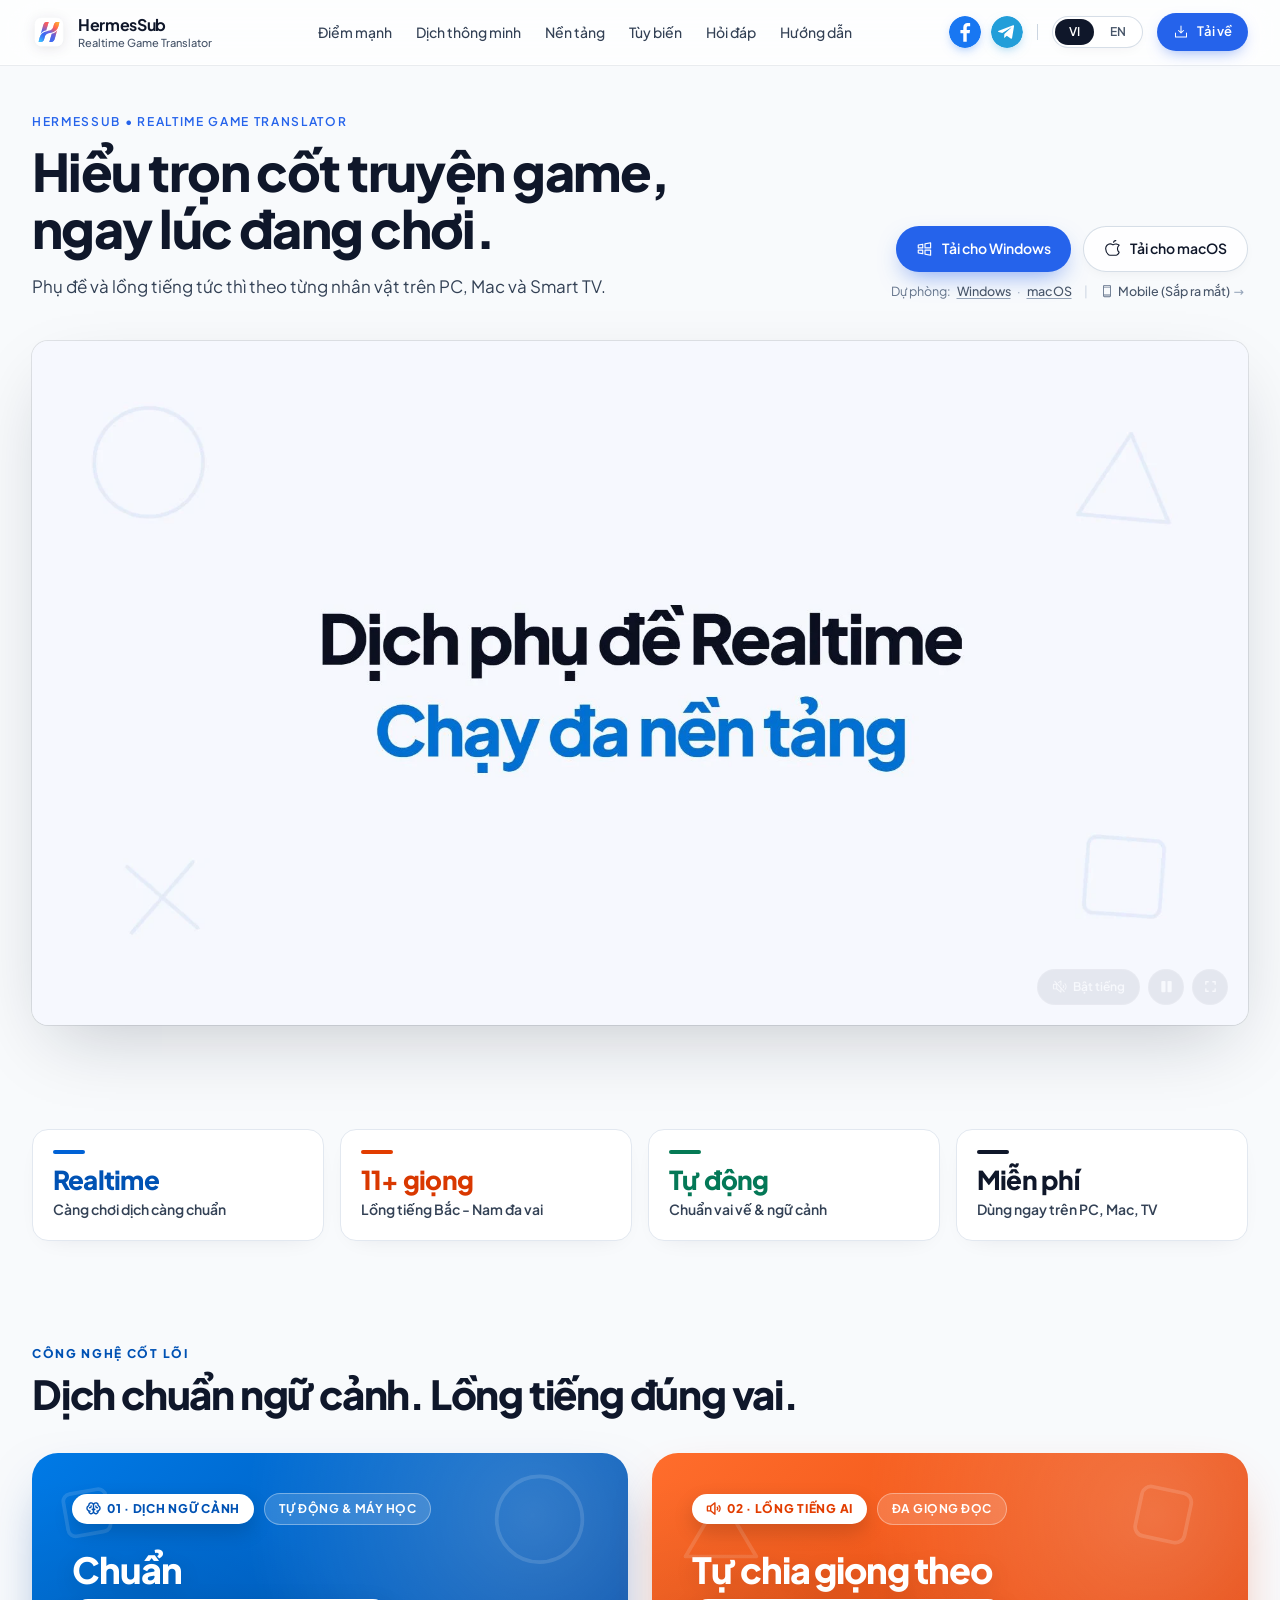
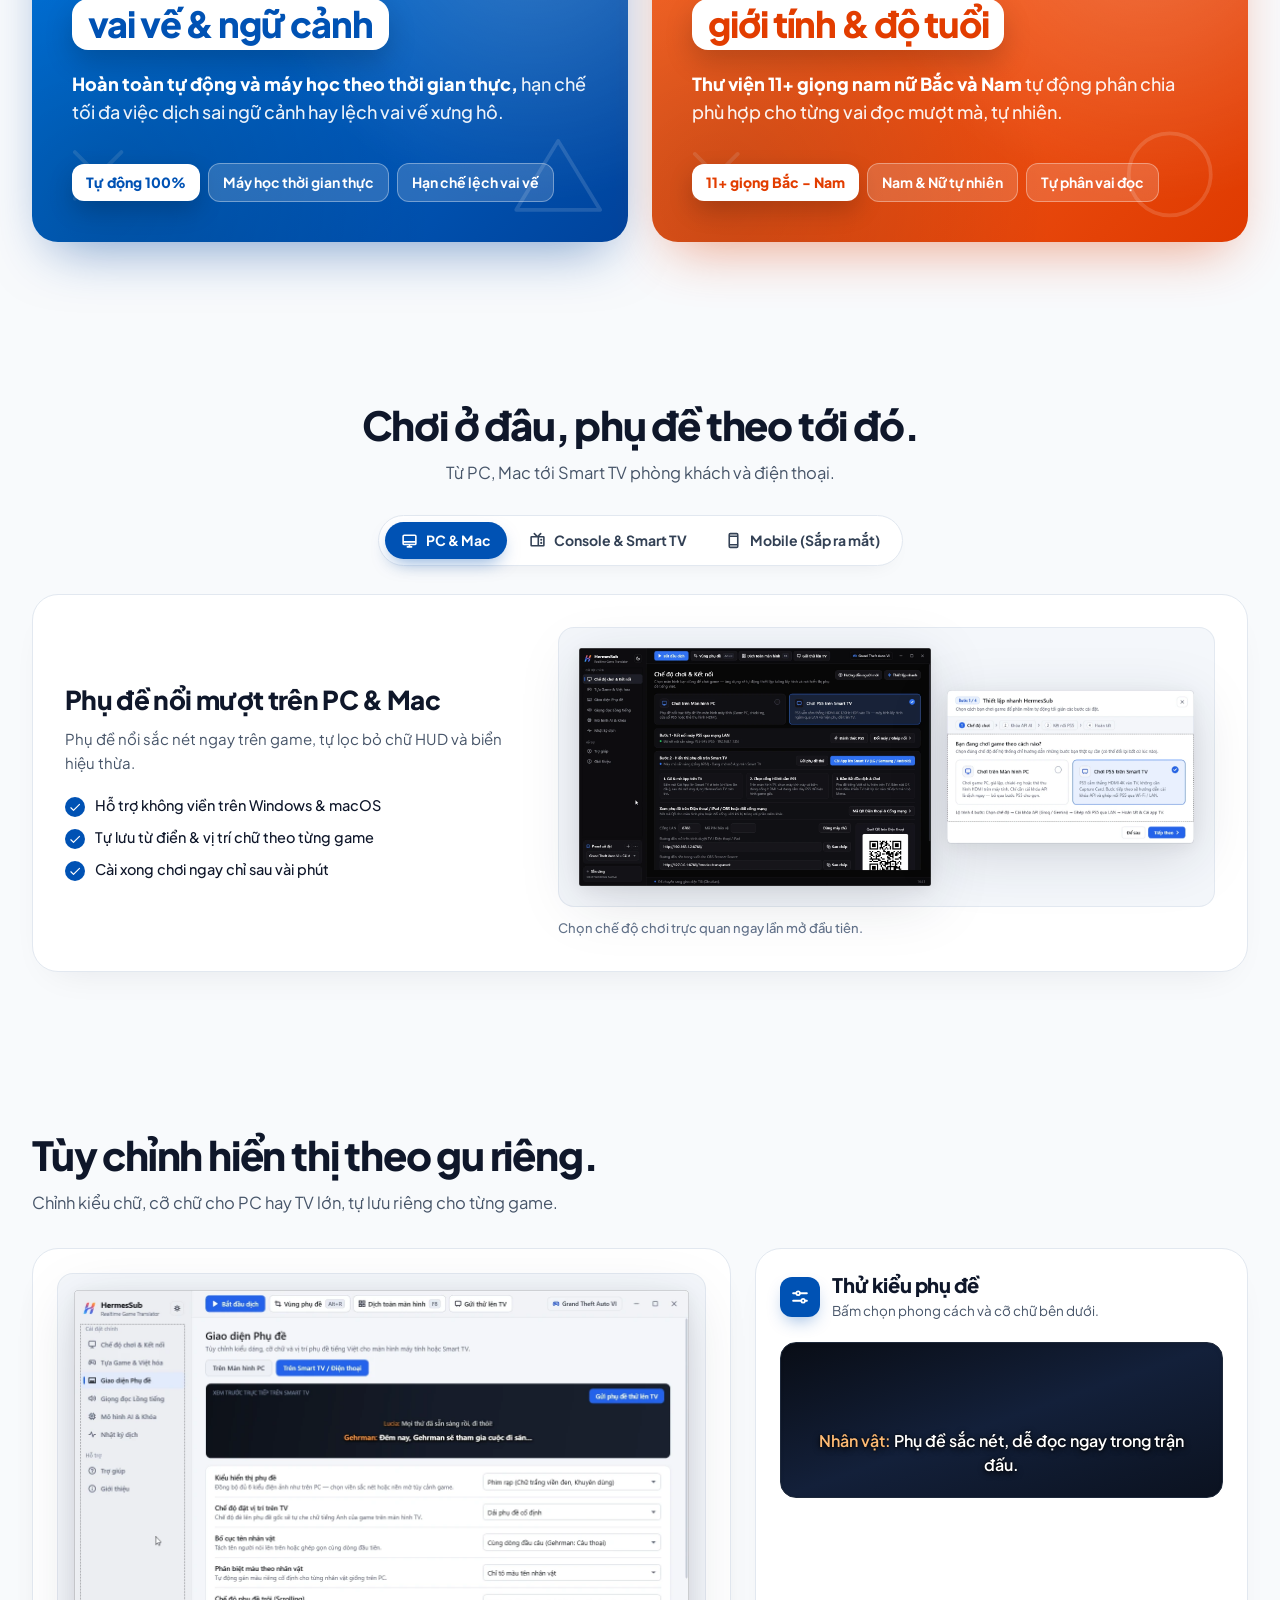
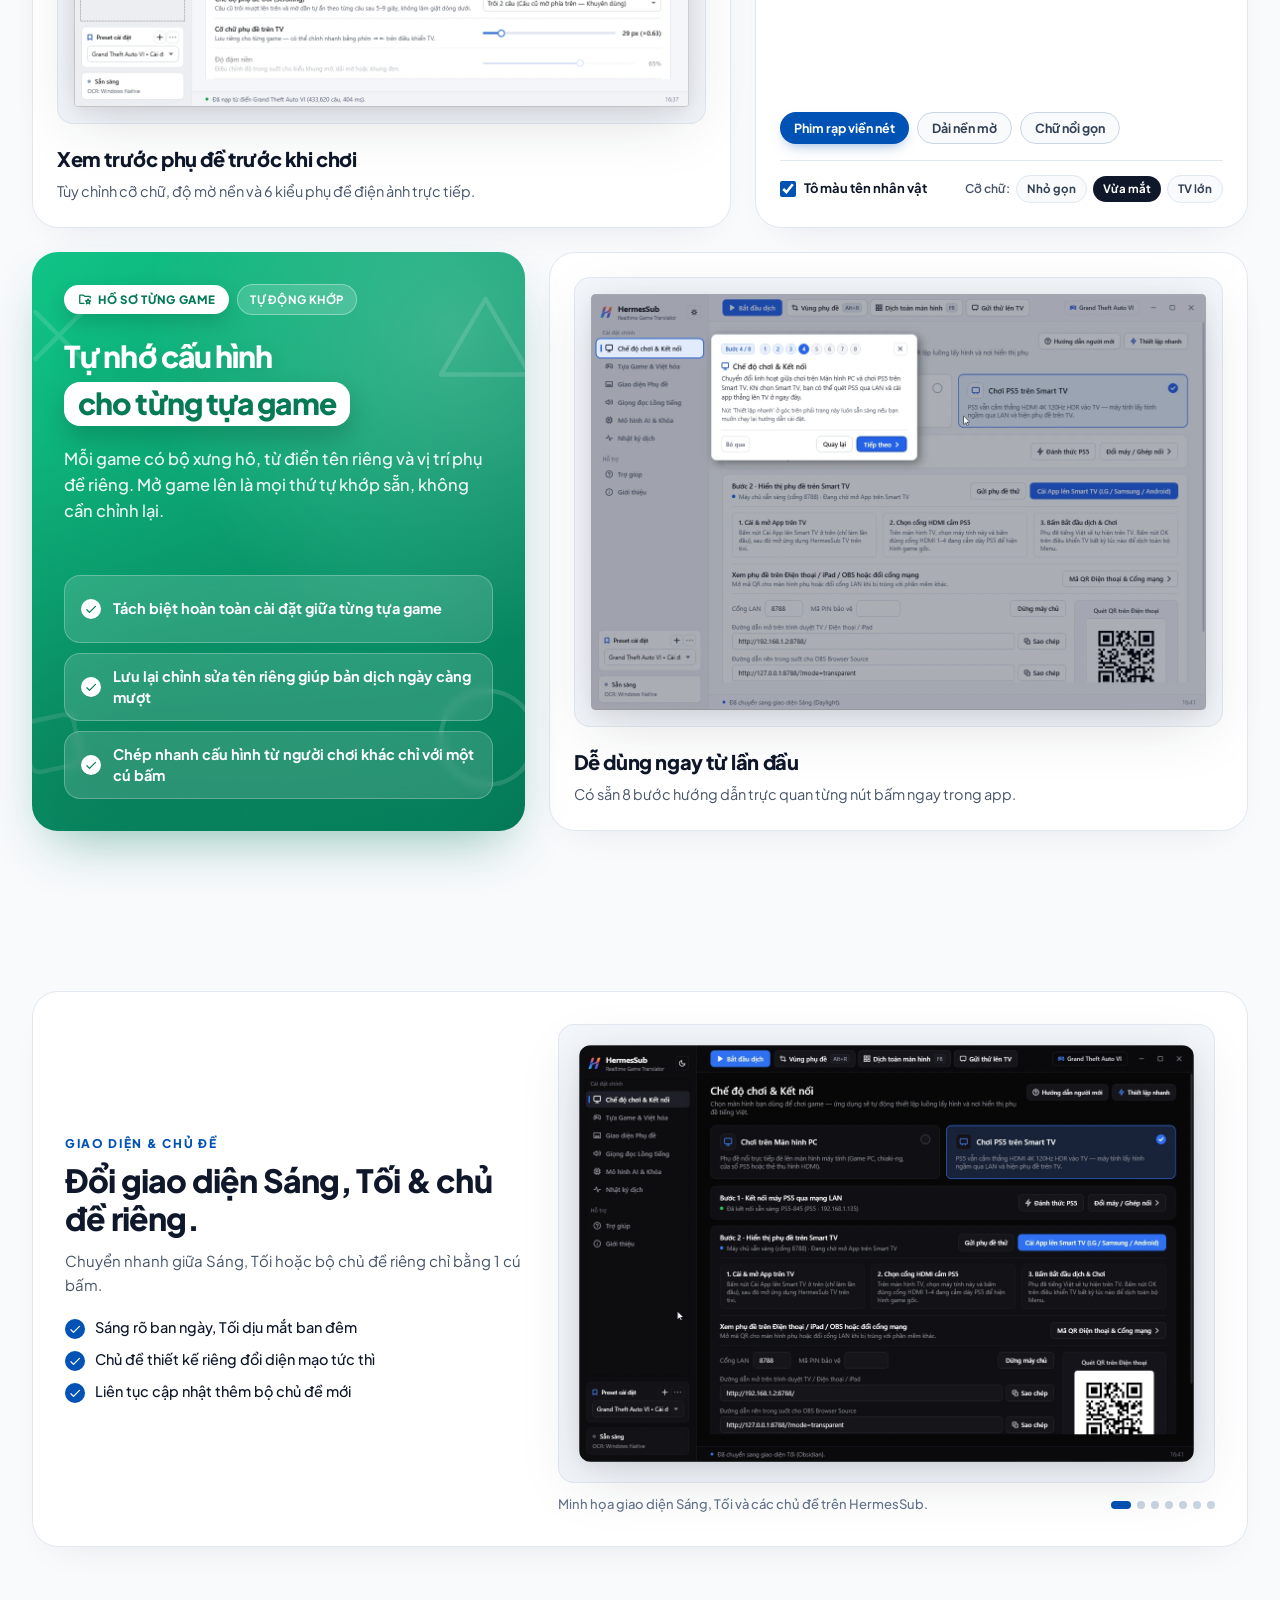
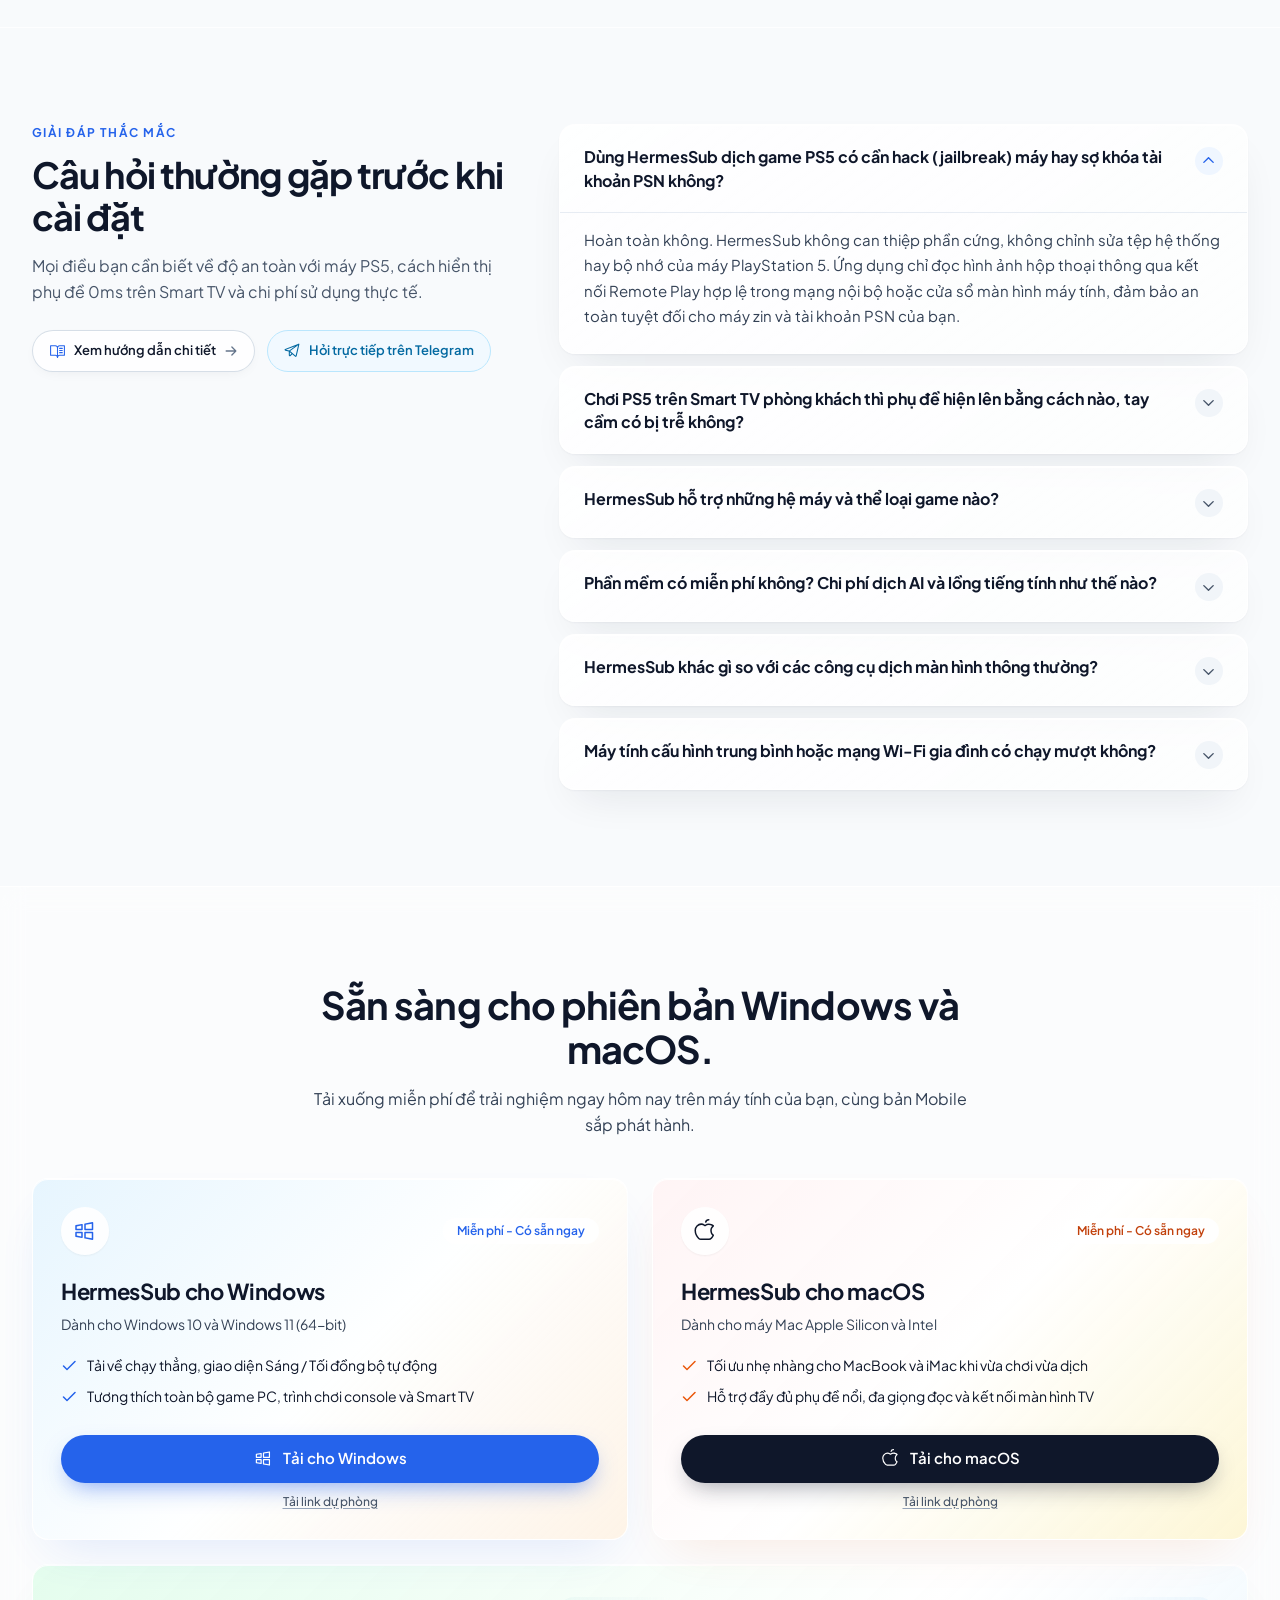
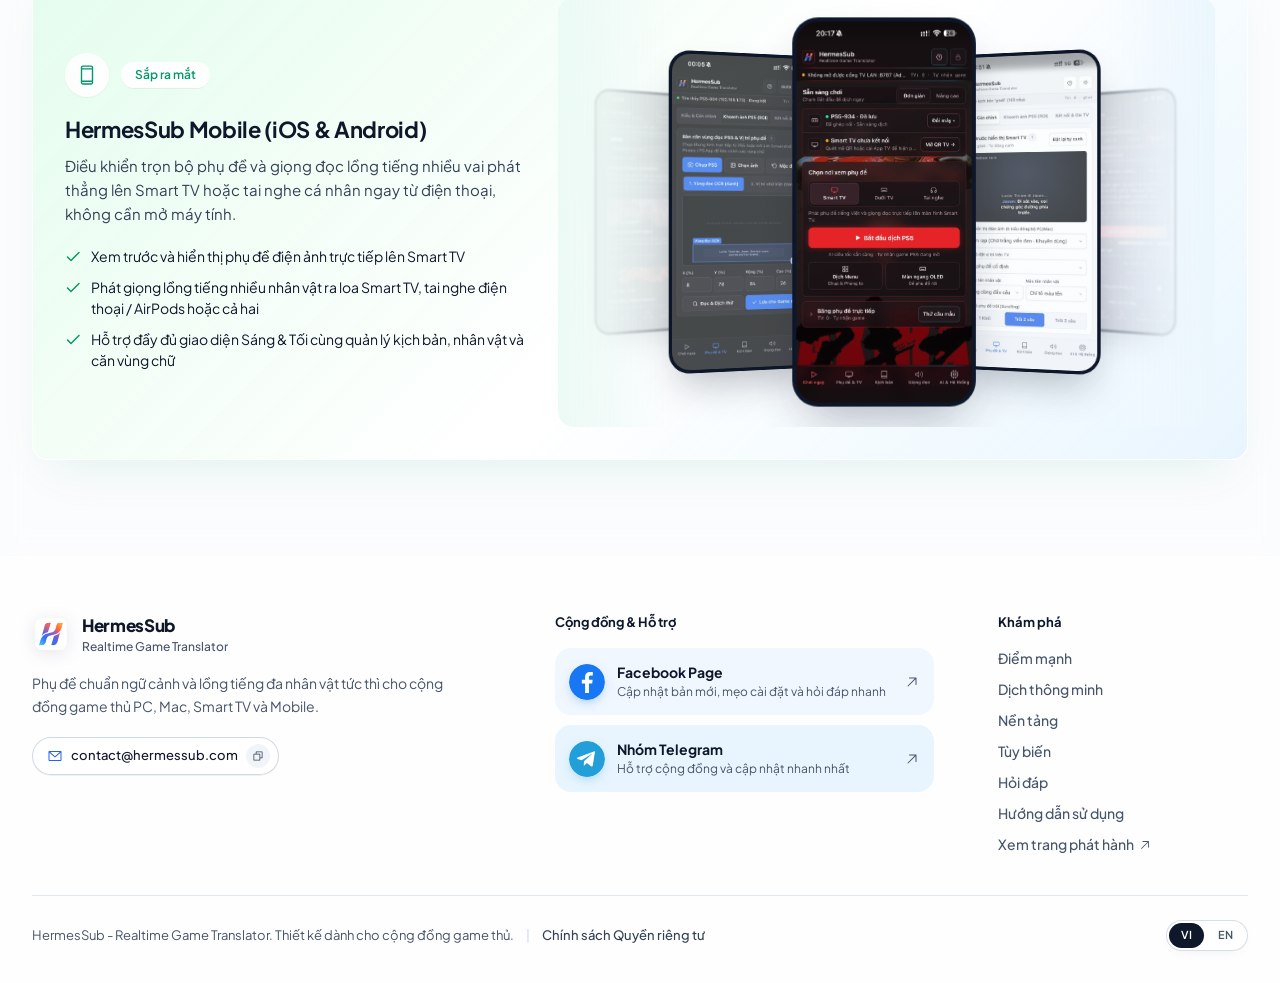
<file: en/privacy/index.html>
<!doctype html>
<html lang="en">
  <head>
    <meta charset="UTF-8" />
    <meta name="viewport" content="width=device-width, initial-scale=1.0" />
    <meta name="theme-color" content="#F6F8FC" />
    <link rel="icon" type="image/svg+xml" href="/images/hermessub-logo-light.svg" />
    <link rel="alternate icon" href="/favicon.ico" />
    <link rel="apple-touch-icon" href="/apple-touch-icon.png" />
    <!--seo-head-start-->
    <title>Privacy Policy &amp; On-Device Data Security - HermesSub</title>
    <meta name="description" content="Read how HermesSub protects your privacy: no account required, zero ad trackers, and local on-device screen OCR and encrypted API key storage." />
    <link rel="canonical" href="https://hermessub.com/en/privacy/" />
    <link rel="alternate" hreflang="vi" href="https://hermessub.com/privacy/" />
    <link rel="alternate" hreflang="en" href="https://hermessub.com/en/privacy/" />
    <link rel="alternate" hreflang="x-default" href="https://hermessub.com/en/privacy/" />
    <meta property="og:title" content="Privacy Policy &amp; On-Device Data Security - HermesSub" />
    <meta property="og:description" content="Read how HermesSub protects your privacy: no account required, zero ad trackers, and local on-device screen OCR and encrypted API key storage." />
    <meta property="og:type" content="website" />
    <meta property="og:site_name" content="HermesSub" />
    <meta property="og:locale" content="en_US" />
    <meta property="og:locale:alternate" content="vi_VN" />
    <meta property="og:url" content="https://hermessub.com/en/privacy/" />
    <meta property="og:image" content="https://hermessub.com/images/app_icon_light.png" />
    <meta name="twitter:card" content="summary" />
    <meta name="twitter:title" content="Privacy Policy &amp; On-Device Data Security - HermesSub" />
    <meta name="twitter:description" content="Read how HermesSub protects your privacy: no account required, zero ad trackers, and local on-device screen OCR and encrypted API key storage." />
    <meta name="twitter:image" content="https://hermessub.com/images/app_icon_light.png" />
    <script id="hermessub-jsonld" type="application/ld+json">{"@context":"https://schema.org","@graph":[{"@type":"Organization","@id":"https://hermessub.com/#organization","name":"HermesSub","url":"https://hermessub.com/","logo":{"@type":"ImageObject","url":"https://hermessub.com/images/app_icon_light.png","width":512,"height":512},"email":"contact@hermessub.com","sameAs":["https://github.com/HermesSub/hermessub.github.io","https://www.facebook.com/hermessub","https://t.me/hermessub_com"]},{"@type":"BreadcrumbList","@id":"https://hermessub.com/en/privacy/#breadcrumb","itemListElement":[{"@type":"ListItem","position":1,"name":"Home","item":"https://hermessub.com/en/"},{"@type":"ListItem","position":2,"name":"Privacy Policy","item":"https://hermessub.com/en/privacy/"}]},{"@type":"WebPage","@id":"https://hermessub.com/en/privacy/#webpage","url":"https://hermessub.com/en/privacy/","name":"Privacy Policy & On-Device Data Security - HermesSub","description":"Read how HermesSub protects your privacy: no account required, zero ad trackers, and local on-device screen OCR and encrypted API key storage.","inLanguage":"en","dateModified":"2026-11-25","isPartOf":{"@id":"https://hermessub.com/#website"}}]}</script>
    <!--seo-head-end-->
    <script type="module" crossorigin src="/assets/index-BJT_en9N.js"></script>
    <link rel="stylesheet" crossorigin href="/assets/index-CgXjbnzS.css">
  </head>
  <body class="bg-[#F8FAFC] text-[#0F172A] antialiased selection:bg-[#2563EB]/15 selection:text-[#0F172A]">
    <div id="root"><link rel="preload" as="image" href="/images/hermessub-logo-light.svg"/><link rel="preload" as="image" href="/images/social-facebook.svg"/><link rel="preload" as="image" href="/images/social-telegram.svg"/><div class="relative min-h-[100dvh] text-[#0F172A]"><div aria-hidden="true" class="pastel-ambient-canvas pointer-events-none fixed inset-0 -z-10"></div><header class="sticky top-0 z-40 border-b border-white/80 bg-white/75 shadow-[0_1px_0_rgba(15,23,42,0.06)] backdrop-blur-xl"><nav aria-label="Primary Navigation" class="mx-auto flex h-16 max-w-[1320px] items-center justify-between gap-2 px-4 sm:gap-4 md:px-8"><a href="/en/" class="flex shrink-0 items-center gap-2.5 rounded-2xl py-1 pr-1 transition-opacity hover:opacity-90 sm:gap-3 sm:pr-2"><img src="/images/hermessub-logo-light.svg" alt="HermesSub" width="32" height="32" class="h-8 w-8 shrink-0 object-contain drop-shadow-[0_2px_6px_rgba(15,23,42,0.1)] sm:h-[34px] sm:w-[34px]"/><div class="flex flex-col leading-none"><span class="text-[15px] font-bold tracking-[-0.02em] text-[#0F172A] sm:text-[16px]">HermesSub</span><span class="mt-1 hidden text-[11px] font-medium text-[#475569] sm:block">Realtime Game Translator</span></div></a><ul class="hidden items-center gap-5 xl:gap-6 lg:flex"><li><a href="/en/#highlights" class="whitespace-nowrap text-[14px] font-medium text-[#334155] transition-colors hover:text-[#2563EB]">Strengths</a></li><li><a href="/en/#intelligence" class="whitespace-nowrap text-[14px] font-medium text-[#334155] transition-colors hover:text-[#2563EB]">Smart Context</a></li><li><a href="/en/#platforms" class="whitespace-nowrap text-[14px] font-medium text-[#334155] transition-colors hover:text-[#2563EB]">Platforms</a></li><li><a href="/en/#customize" class="whitespace-nowrap text-[14px] font-medium text-[#334155] transition-colors hover:text-[#2563EB]">Customize</a></li><li><a href="/en/#faq" class="whitespace-nowrap text-[14px] font-medium text-[#334155] transition-colors hover:text-[#2563EB]">FAQ</a></li><li><a href="/en/guides/" class="whitespace-nowrap text-[14px] transition-colors hover:text-[#2563EB] font-medium text-[#334155]">Guides</a></li></ul><div class="flex shrink-0 items-center gap-3 sm:gap-3.5"><div class="flex items-center gap-2.5 sm:gap-2.5"><a href="https://www.facebook.com/hermessub" target="_blank" rel="noopener noreferrer" aria-label="HermesSub Facebook Page" title="Facebook Page" class="inline-flex h-7 w-7 items-center justify-center rounded-full shadow-[0_4px_12px_-4px_rgba(24,119,242,0.55)] transition-transform hover:scale-108 active:scale-95 sm:h-8 sm:w-8"><img src="/images/social-facebook.svg" alt="Facebook" width="32" height="32" class="h-7 w-7 rounded-full sm:h-8 sm:w-8"/></a><a href="https://t.me/hermessub_com" target="_blank" rel="noopener noreferrer" aria-label="HermesSub Telegram Community" title="Telegram Group" class="inline-flex h-7 w-7 items-center justify-center rounded-full shadow-[0_4px_12px_-4px_rgba(34,158,217,0.55)] transition-transform hover:scale-108 active:scale-95 sm:h-8 sm:w-8"><img src="/images/social-telegram.svg" alt="Telegram" width="32" height="32" class="h-7 w-7 rounded-full sm:h-8 sm:w-8"/></a></div><span aria-hidden="true" class="hidden h-4 w-px bg-[#CBD5E1] sm:inline-block"></span><div role="group" aria-label="Language switcher" class="glass-pill flex items-center gap-0.5 rounded-full p-0.5"><a href="/privacy/" hrefLang="vi" class="rounded-full px-3 py-1 text-[11px] font-semibold transition-colors sm:px-3.5 sm:text-[12px] text-[#475569] hover:text-[#0F172A]">VI</a><a href="/en/privacy/" hrefLang="en" aria-current="true" class="rounded-full px-3 py-1 text-[11px] font-semibold transition-colors sm:px-3.5 sm:text-[12px] bg-[#0F172A] text-[#FFFFFF]">EN</a></div><a href="/en/#download" class="hidden min-h-[38px] items-center gap-2 whitespace-nowrap rounded-full bg-[#2563EB] px-4 py-2 text-[13px] font-semibold text-[#FFFFFF] shadow-[0_6px_16px_-6px_rgba(37,99,235,0.55)] transition-all hover:bg-[#1D4ED8] active:scale-[0.98] sm:inline-flex"><svg xmlns="http://www.w3.org/2000/svg" width="16" height="16" fill="currentColor" viewBox="0 0 256 256" aria-hidden="true"><path d="M224,144v64a8,8,0,0,1-8,8H40a8,8,0,0,1-8-8V144a8,8,0,0,1,16,0v56H208V144a8,8,0,0,1,16,0Zm-101.66,5.66a8,8,0,0,0,11.32,0l40-40a8,8,0,0,0-11.32-11.32L136,124.69V32a8,8,0,0,0-16,0v92.69L93.66,98.34a8,8,0,0,0-11.32,11.32Z"></path></svg><span>Download</span></a><button type="button" aria-label="Open navigation menu" aria-expanded="false" class="glass-pill inline-flex h-8 w-8 items-center justify-center rounded-full text-[#0F172A] transition-colors hover:bg-white sm:h-9 sm:w-9 lg:hidden"><svg xmlns="http://www.w3.org/2000/svg" width="17" height="17" fill="currentColor" viewBox="0 0 256 256" aria-hidden="true"><path d="M224,128a8,8,0,0,1-8,8H40a8,8,0,0,1,0-16H216A8,8,0,0,1,224,128ZM40,72H216a8,8,0,0,0,0-16H40a8,8,0,0,0,0,16ZM216,184H40a8,8,0,0,0,0,16H216a8,8,0,0,0,0-16Z"></path></svg></button></div></nav></header><main id="main-content"><article class="mx-auto max-w-[920px] px-5 pt-8 pb-20 md:px-8 md:pt-12 md:pb-24"><div class="mb-6"><a href="/en/" class="glass-pill inline-flex min-h-[38px] items-center gap-2 rounded-full px-4 py-1.5 text-[13px] font-semibold text-[#334155] transition-colors hover:bg-white hover:text-[#2563EB]"><svg xmlns="http://www.w3.org/2000/svg" width="15" height="15" fill="currentColor" viewBox="0 0 256 256" aria-hidden="true"><path d="M228,128a12,12,0,0,1-12,12H69l51.52,51.51a12,12,0,0,1-17,17l-72-72a12,12,0,0,1,0-17l72-72a12,12,0,0,1,17,17L69,116H216A12,12,0,0,1,228,128Z"></path></svg><span>Back to home</span></a></div><header class="glass-panel rounded-[28px] p-6 sm:p-8 md:p-10"><p class="text-[12px] font-bold tracking-[0.08em] text-[#2563EB] uppercase">DATA TRANSPARENCY &amp; SECURITY</p><h1 class="mt-2.5 text-[30px] font-extrabold tracking-[-0.03em] text-[#0F172A] sm:text-[38px]">Privacy Policy</h1><p class="mt-2 text-[13px] font-medium text-[#475569]">Last updated: November 25, 2026</p><p class="mt-5 text-[15px] leading-[1.7] text-[#334155] sm:text-[16px]">HermesSub is a real-time game subtitle translation and multi-voice dubbing application for Windows, macOS, iPhone/iPad, and Smart TVs. No account registration is required. The app contains no advertisements, uses no third-party ad or analytics trackers, and never sells or shares your data with advertisers.</p><ul class="mt-6 flex flex-wrap gap-2"><li class="inline-flex items-center gap-1.5 rounded-full bg-[#EFF6FF] px-3.5 py-1.5 text-[12px] font-semibold text-[#1D4ED8]"><svg xmlns="http://www.w3.org/2000/svg" width="13" height="13" fill="currentColor" viewBox="0 0 256 256" aria-hidden="true"><path d="M232.49,80.49l-128,128a12,12,0,0,1-17,0l-56-56a12,12,0,1,1,17-17L96,183,215.51,63.51a12,12,0,0,1,17,17Z"></path></svg><span>No account required</span></li><li class="inline-flex items-center gap-1.5 rounded-full bg-[#EFF6FF] px-3.5 py-1.5 text-[12px] font-semibold text-[#1D4ED8]"><svg xmlns="http://www.w3.org/2000/svg" width="13" height="13" fill="currentColor" viewBox="0 0 256 256" aria-hidden="true"><path d="M232.49,80.49l-128,128a12,12,0,0,1-17,0l-56-56a12,12,0,1,1,17-17L96,183,215.51,63.51a12,12,0,0,1,17,17Z"></path></svg><span>No ads or ad tracking</span></li><li class="inline-flex items-center gap-1.5 rounded-full bg-[#EFF6FF] px-3.5 py-1.5 text-[12px] font-semibold text-[#1D4ED8]"><svg xmlns="http://www.w3.org/2000/svg" width="13" height="13" fill="currentColor" viewBox="0 0 256 256" aria-hidden="true"><path d="M232.49,80.49l-128,128a12,12,0,0,1-17,0l-56-56a12,12,0,1,1,17-17L96,183,215.51,63.51a12,12,0,0,1,17,17Z"></path></svg><span>On-device OCR &amp; API keys</span></li><li class="inline-flex items-center gap-1.5 rounded-full bg-[#EFF6FF] px-3.5 py-1.5 text-[12px] font-semibold text-[#1D4ED8]"><svg xmlns="http://www.w3.org/2000/svg" width="13" height="13" fill="currentColor" viewBox="0 0 256 256" aria-hidden="true"><path d="M232.49,80.49l-128,128a12,12,0,0,1-17,0l-56-56a12,12,0,1,1,17-17L96,183,215.51,63.51a12,12,0,0,1,17,17Z"></path></svg><span>No IP addresses stored</span></li></ul></header><div class="mt-6 space-y-5"><section aria-labelledby="privacy-section-local" class="glass-panel rounded-[24px] p-6 sm:p-7"><div class="flex items-start gap-3.5"><div class="mt-0.5 flex h-9 w-9 shrink-0 items-center justify-center rounded-2xl bg-[#EFF6FF] text-[#2563EB]"><svg xmlns="http://www.w3.org/2000/svg" width="19" height="19" fill="currentColor" viewBox="0 0 256 256" aria-hidden="true"><path d="M176,16H80A24,24,0,0,0,56,40V216a24,24,0,0,0,24,24h96a24,24,0,0,0,24-24V40A24,24,0,0,0,176,16Zm8,200a8,8,0,0,1-8,8H80a8,8,0,0,1-8-8V40a8,8,0,0,1,8-8h96a8,8,0,0,1,8,8ZM140,60a12,12,0,1,1-12-12A12,12,0,0,1,140,60Z"></path></svg></div><div class="min-w-0 flex-1"><h2 id="privacy-section-local" class="text-[18px] font-bold tracking-[-0.01em] text-[#0F172A] sm:text-[20px]">1. Data Processed and Stored Locally on Your Device</h2><ul class="mt-4 space-y-3.5"><li class="text-[14px] leading-[1.7] text-[#334155] sm:text-[15px]"><strong class="font-semibold text-[#0F172A]">Game Video &amp; Screen OCR:</strong> <span>Game frames captured from your PC/Mac display or streamed over your home Wi-Fi/LAN from your PlayStation 5 via Remote Play are processed (OCR) entirely on your device. Screenshots and video frames are never uploaded to HermesSub servers.</span></li><li class="text-[14px] leading-[1.7] text-[#334155] sm:text-[15px]"><strong class="font-semibold text-[#0F172A]">Settings, Glossaries &amp; History:</strong> <span>App preferences, downloaded game dictionaries, character pronoun rules, subtitle history, story notes, as well as any AI API keys and PS5 pairing keys you enter are stored strictly on your device and protected using OS-native encrypted storage (Windows DPAPI on Windows, Apple Keychain on macOS and iOS).</span></li><li class="text-[14px] leading-[1.7] text-[#334155] sm:text-[15px]"><strong class="font-semibold text-[#0F172A]">Offline Processing:</strong> <span>Pre-translated dialogue packs and downloaded offline AI voices (such as Piper or system/Apple voices) run completely offline on your device.</span></li><li class="text-[14px] leading-[1.7] text-[#334155] sm:text-[15px]"><strong class="font-semibold text-[#0F172A]">Local Network (Wi-Fi / LAN):</strong> <span>Discovery and communication between your PC/Mac/iPhone, PlayStation 5, Smart TV (Android TV, LG webOS, Samsung Tizen), and local browser subtitle overlays remain strictly inside your home network.</span></li></ul></div></div></section><section aria-labelledby="privacy-section-external" class="glass-panel rounded-[24px] p-6 sm:p-7"><div class="flex items-start gap-3.5"><div class="mt-0.5 flex h-9 w-9 shrink-0 items-center justify-center rounded-2xl bg-[#EFF6FF] text-[#2563EB]"><svg xmlns="http://www.w3.org/2000/svg" width="19" height="19" fill="currentColor" viewBox="0 0 256 256" aria-hidden="true"><path d="M178.34,165.66,160,147.31V208a8,8,0,0,1-16,0V147.31l-18.34,18.35a8,8,0,0,1-11.32-11.32l32-32a8,8,0,0,1,11.32,0l32,32a8,8,0,0,1-11.32,11.32ZM160,40A88.08,88.08,0,0,0,81.29,88.68,64,64,0,1,0,72,216h40a8,8,0,0,0,0-16H72a48,48,0,0,1,0-96c1.1,0,2.2,0,3.29.12A88,88,0,0,0,72,128a8,8,0,0,0,16,0,72,72,0,1,1,100.8,66,8,8,0,0,0,3.2,15.34,7.9,7.9,0,0,0,3.2-.68A88,88,0,0,0,160,40Z"></path></svg></div><div class="min-w-0 flex-1"><h2 id="privacy-section-external" class="text-[18px] font-bold tracking-[-0.01em] text-[#0F172A] sm:text-[20px]">2. Data Sent Externally Only When You Use Specific Features</h2><ul class="mt-4 space-y-3.5"><li class="text-[14px] leading-[1.7] text-[#334155] sm:text-[15px]"><strong class="font-semibold text-[#0F172A]">AI Translation &amp; Online Text-to-Speech (Optional):</strong> <span>When you trigger live AI translation or online voice synthesis, only the relevant subtitle text (along with optional game/character glossary context you configured) is sent directly from your device to the provider you choose (such as Google Gemini, OpenAI, DeepSeek, Groq, Google Translate, or Microsoft Edge TTS), using your own API key where applicable. HermesSub does not proxy, inspect, or store your API keys or private AI-translated lines. Such requests are governed by the respective provider&#x27;s privacy policy.</span></li><li class="text-[14px] leading-[1.7] text-[#334155] sm:text-[15px]"><strong class="font-semibold text-[#0F172A]">Community Game Dictionary Contributions (Controllable in Settings):</strong> <span>When the anonymous source-line sharing option is enabled (on by default and toggleable anytime in Settings on Windows, macOS, and iOS) and an active game title is identified, HermesSub uploads compressed batches of newly encountered English source dialogue lines (filtered to strip HUD artifacts and obvious personal info such as emails or phone numbers) along with optional speaker labels, game identifier, and a one-way SHA-256 device hash (hwid_hash). Screenshots, AI API keys, your story notes, private translations, and PS5 pairing keys are never sent. A nightly curation job pulls these batches to deduplicate and translate them into shared per-game Community Delta Packs, and clears processed batches from the online queue immediately afterward.</span></li><li class="text-[14px] leading-[1.7] text-[#334155] sm:text-[15px]"><strong class="font-semibold text-[#0F172A]">PSN Account ID / PS5 Pairing (Optional):</strong> <span>When fetching your PlayStation Network Account ID, you sign in directly on Sony&#x27;s official authentication page (auth.api.sonyentertainmentnetwork.com). Your PSN password, OAuth tokens, and PS5 pairing keys are stored locally on your device and are never sent to or logged by HermesSub servers.</span></li><li class="text-[14px] leading-[1.7] text-[#334155] sm:text-[15px]"><strong class="font-semibold text-[#0F172A]">Smart TV Companion Installation (Optional):</strong> <span>When installing the TV companion on your home network, the app communicates directly with official TV vendor services if required (LG Developer developer.lge.com to extend webOS Developer Mode; Samsung Tizen account/certificate endpoints for Tizen package signing).</span></li><li class="text-[14px] leading-[1.7] text-[#334155] sm:text-[15px]"><strong class="font-semibold text-[#0F172A]">Updates, Community Dictionary Packs &amp; Voice Model Downloads (Optional):</strong> <span>Checking for updates or downloading game packs, daily Community Delta Packs, and offline voice models connects to GitHub (github.com / raw.githubusercontent.com) and Hugging Face (huggingface.co). Like any standard HTTPS download, those third-party hosts receive your IP address; HermesSub sends no additional tracking metadata.</span></li></ul></div></div></section><section aria-labelledby="privacy-section-telemetry" class="glass-panel rounded-[24px] p-6 sm:p-7"><div class="flex items-start gap-3.5"><div class="mt-0.5 flex h-9 w-9 shrink-0 items-center justify-center rounded-2xl bg-[#EFF6FF] text-[#2563EB]"><svg xmlns="http://www.w3.org/2000/svg" width="19" height="19" fill="currentColor" viewBox="0 0 256 256" aria-hidden="true"><path d="M208,40H48A16,16,0,0,0,32,56v56c0,52.72,25.52,84.67,46.93,102.19,23.06,18.86,46,25.26,47,25.53a8,8,0,0,0,4.2,0c1-.27,23.91-6.67,47-25.53C198.48,196.67,224,164.72,224,112V56A16,16,0,0,0,208,40Zm0,72c0,37.07-13.66,67.16-40.6,89.42A129.3,129.3,0,0,1,128,223.62a128.25,128.25,0,0,1-38.92-21.81C61.82,179.51,48,149.3,48,112l0-56,160,0ZM82.34,141.66a8,8,0,0,1,11.32-11.32L112,148.69l50.34-50.35a8,8,0,0,1,11.32,11.32l-56,56a8,8,0,0,1-11.32,0Z"></path></svg></div><div class="min-w-0 flex-1"><h2 id="privacy-section-telemetry" class="text-[18px] font-bold tracking-[-0.01em] text-[#0F172A] sm:text-[20px]">3. Activation &amp; Minimal Anonymous Usage Telemetry</h2><ul class="mt-4 space-y-3.5"><li class="text-[14px] leading-[1.7] text-[#334155] sm:text-[15px]"><strong class="font-semibold text-[#0F172A]">Startup Verification &amp; Licensing:</strong> <span>On launch and during active runtime sessions, HermesSub sends minimal technical telemetry to our edge verification service: an anonymous one-way SHA-256 device hash (hwid_hash, not a hardware serial number, name, or email), OS platform (win-x64, osx-arm64, ios-arm64), app version, random session ID, session uptime, selected dictionary/game ID (if any), license tier (free or paid plan), and an optional license key (only if entered by you).</span></li><li class="text-[14px] leading-[1.7] text-[#334155] sm:text-[15px]"><strong class="font-semibold text-[#0F172A]">Abuse Prevention &amp; No Stored IP Addresses:</strong> <span>Our edge infrastructure (Cloudflare) uses your IP address transiently in memory solely for rate-limiting and derives a 2-letter country code for aggregate statistics. HermesSub does not store your IP address, name, email, or personal identity in its database.</span></li></ul></div></div></section><section aria-labelledby="privacy-section-website" class="glass-panel rounded-[24px] p-6 sm:p-7"><div class="flex items-start gap-3.5"><div class="mt-0.5 flex h-9 w-9 shrink-0 items-center justify-center rounded-2xl bg-[#EFF6FF] text-[#2563EB]"><svg xmlns="http://www.w3.org/2000/svg" width="19" height="19" fill="currentColor" viewBox="0 0 256 256" aria-hidden="true"><path d="M128,24h0A104,104,0,1,0,232,128,104.12,104.12,0,0,0,128,24Zm88,104a87.61,87.61,0,0,1-3.33,24H174.16a157.44,157.44,0,0,0,0-48h38.51A87.61,87.61,0,0,1,216,128ZM102,168H154a115.11,115.11,0,0,1-26,45A115.27,115.27,0,0,1,102,168Zm-3.9-16a140.84,140.84,0,0,1,0-48h59.88a140.84,140.84,0,0,1,0,48ZM40,128a87.61,87.61,0,0,1,3.33-24H81.84a157.44,157.44,0,0,0,0,48H43.33A87.61,87.61,0,0,1,40,128ZM154,88H102a115.11,115.11,0,0,1,26-45A115.27,115.27,0,0,1,154,88Zm52.33,0H170.71a135.28,135.28,0,0,0-22.3-45.6A88.29,88.29,0,0,1,206.37,88ZM107.59,42.4A135.28,135.28,0,0,0,85.29,88H49.63A88.29,88.29,0,0,1,107.59,42.4ZM49.63,168H85.29a135.28,135.28,0,0,0,22.3,45.6A88.29,88.29,0,0,1,49.63,168Zm98.78,45.6a135.28,135.28,0,0,0,22.3-45.6h35.66A88.29,88.29,0,0,1,148.41,213.6Z"></path></svg></div><div class="min-w-0 flex-1"><h2 id="privacy-section-website" class="text-[18px] font-bold tracking-[-0.01em] text-[#0F172A] sm:text-[20px]">4. Website (hermessub.com)</h2><ul class="mt-4 space-y-3.5"><li class="text-[14px] leading-[1.7] text-[#334155] sm:text-[15px]"><strong class="font-semibold text-[#0F172A]">No Tracking Cookies:</strong> <span>Our website https://hermessub.com sets no advertising or tracking cookies. It only uses browser localStorage to remember your preferred display language (VI or EN).</span></li></ul></div></div></section><section aria-labelledby="privacy-section-children" class="glass-panel rounded-[24px] p-6 sm:p-7"><div class="flex items-start gap-3.5"><div class="mt-0.5 flex h-9 w-9 shrink-0 items-center justify-center rounded-2xl bg-[#EFF6FF] text-[#2563EB]"><svg xmlns="http://www.w3.org/2000/svg" width="19" height="19" fill="currentColor" viewBox="0 0 256 256" aria-hidden="true"><path d="M117.25,157.92a60,60,0,1,0-66.5,0A95.83,95.83,0,0,0,3.53,195.63a8,8,0,1,0,13.4,8.74,80,80,0,0,1,134.14,0,8,8,0,0,0,13.4-8.74A95.83,95.83,0,0,0,117.25,157.92ZM40,108a44,44,0,1,1,44,44A44.05,44.05,0,0,1,40,108Zm210.14,98.7a8,8,0,0,1-11.07-2.33A79.83,79.83,0,0,0,172,168a8,8,0,0,1,0-16,44,44,0,1,0-16.34-84.87,8,8,0,1,1-5.94-14.85,60,60,0,0,1,55.53,105.64,95.83,95.83,0,0,1,47.22,37.71A8,8,0,0,1,250.14,206.7Z"></path></svg></div><div class="min-w-0 flex-1"><h2 id="privacy-section-children" class="text-[18px] font-bold tracking-[-0.01em] text-[#0F172A] sm:text-[20px]">5. Children&#x27;s Privacy</h2><ul class="mt-4 space-y-3.5"><li class="text-[14px] leading-[1.7] text-[#334155] sm:text-[15px]"><strong class="font-semibold text-[#0F172A]">Age Policy:</strong> <span>HermesSub does not knowingly collect personal information from children under 13.</span></li></ul></div></div></section><section aria-labelledby="privacy-section-contact" class="glass-panel rounded-[24px] p-6 sm:p-7"><div class="flex items-start gap-3.5"><div class="mt-0.5 flex h-9 w-9 shrink-0 items-center justify-center rounded-2xl bg-[#EFF6FF] text-[#2563EB]"><svg xmlns="http://www.w3.org/2000/svg" width="19" height="19" fill="currentColor" viewBox="0 0 256 256" aria-hidden="true"><path d="M224,48H32a8,8,0,0,0-8,8V192a16,16,0,0,0,16,16H216a16,16,0,0,0,16-16V56A8,8,0,0,0,224,48ZM203.43,64,128,133.15,52.57,64ZM216,192H40V74.19l82.59,75.71a8,8,0,0,0,10.82,0L216,74.19V192Z"></path></svg></div><div class="min-w-0 flex-1"><h2 id="privacy-section-contact" class="text-[18px] font-bold tracking-[-0.01em] text-[#0F172A] sm:text-[20px]">6. Changes &amp; Contact</h2><p class="mt-3.5 text-[14px] leading-[1.7] text-[#334155] sm:text-[15px]">Any updates to this policy are indicated by the Last updated date at the top of this page.</p><p class="mt-2.5 text-[14px] leading-[1.7] text-[#334155] sm:text-[15px]">For privacy questions or data deletion requests (including records tied to a device hash or license key), please contact us:</p><div class="mt-5 flex flex-wrap items-center gap-3"><div class="inline-flex max-w-full items-center gap-2 rounded-full border border-[#CBD5E1]/90 bg-white/95 py-1.5 pr-2 pl-3.5 text-[13px] font-medium text-[#0F172A] shadow-2xs"><svg xmlns="http://www.w3.org/2000/svg" width="16" height="16" fill="currentColor" viewBox="0 0 256 256" class="shrink-0 text-[#2563EB]" aria-hidden="true"><path d="M224,48H32a8,8,0,0,0-8,8V192a16,16,0,0,0,16,16H216a16,16,0,0,0,16-16V56A8,8,0,0,0,224,48ZM203.43,64,128,133.15,52.57,64ZM216,192H40V74.19l82.59,75.71a8,8,0,0,0,10.82,0L216,74.19V192Z"></path></svg><a href="mailto:contact@hermessub.com" class="truncate transition-colors hover:text-[#2563EB]">contact@hermessub.com</a><button type="button" aria-label="Copy email address" title="Copy email address" class="inline-flex h-6 w-6 shrink-0 items-center justify-center rounded-full bg-[#F1F5F9] text-[#334155] transition-colors hover:bg-[#E2E8F0] hover:text-[#0F172A]"><svg xmlns="http://www.w3.org/2000/svg" width="12" height="12" fill="currentColor" viewBox="0 0 256 256" aria-hidden="true"><path d="M216,32H88a8,8,0,0,0-8,8V80H40a8,8,0,0,0-8,8V216a8,8,0,0,0,8,8H168a8,8,0,0,0,8-8V176h40a8,8,0,0,0,8-8V40A8,8,0,0,0,216,32ZM160,208H48V96H160Zm48-48H176V88a8,8,0,0,0-8-8H96V48H208Z"></path></svg></button></div><a href="https://www.facebook.com/hermessub" target="_blank" rel="noopener noreferrer" class="inline-flex min-h-[38px] items-center gap-2 rounded-full bg-[#EFF6FF] px-4 py-1.5 text-[13px] font-semibold text-[#1877F2] transition-colors hover:bg-[#E0ECFF]"><img src="/images/social-facebook.svg" alt="Facebook" width="18" height="18" class="h-[18px] w-[18px] rounded-full"/><span>HermesSub Facebook Page</span><svg xmlns="http://www.w3.org/2000/svg" width="14" height="14" fill="currentColor" viewBox="0 0 256 256" aria-hidden="true"><path d="M200,64V168a8,8,0,0,1-16,0V83.31L69.66,197.66a8,8,0,0,1-11.32-11.32L172.69,72H88a8,8,0,0,1,0-16H192A8,8,0,0,1,200,64Z"></path></svg></a><a href="https://t.me/hermessub_com" target="_blank" rel="noopener noreferrer" class="inline-flex min-h-[38px] items-center gap-2 rounded-full bg-[#E0F2FE]/80 px-4 py-1.5 text-[13px] font-semibold text-[#0284C7] transition-colors hover:bg-[#CFEAFE]"><img src="/images/social-telegram.svg" alt="Telegram" width="18" height="18" class="h-[18px] w-[18px] rounded-full"/><span>Telegram Group</span><svg xmlns="http://www.w3.org/2000/svg" width="14" height="14" fill="currentColor" viewBox="0 0 256 256" aria-hidden="true"><path d="M200,64V168a8,8,0,0,1-16,0V83.31L69.66,197.66a8,8,0,0,1-11.32-11.32L172.69,72H88a8,8,0,0,1,0-16H192A8,8,0,0,1,200,64Z"></path></svg></a></div></div></div></section></div></article></main><footer class="border-t border-white/85 bg-white/76 backdrop-blur-xl"><div class="mx-auto max-w-[1320px] px-5 pt-12 pb-8 md:px-8 md:pt-14"><div class="grid grid-cols-1 gap-10 md:grid-cols-12"><div class="md:col-span-5"><div class="flex items-center gap-3"><img src="/images/hermessub-logo-light.svg" alt="HermesSub" width="38" height="38" class="h-[38px] w-[38px] shrink-0 object-contain drop-shadow-[0_3px_8px_rgba(15,23,42,0.1)]"/><div><p class="text-[17px] font-extrabold tracking-[-0.02em] text-[#0F172A]">HermesSub</p><p class="text-[12px] font-medium text-[#475569]">Realtime Game Translator</p></div></div><p class="mt-4 max-w-[42ch] text-[14px] leading-[1.6] text-[#475569]">Story-accurate real-time subtitles and multi-character voice acting for PC, Mac, Smart TV, and Mobile gamers.</p><div class="mt-5 inline-flex max-w-full items-center gap-2 rounded-full border border-[#CBD5E1]/90 bg-white/90 py-1.5 pr-2 pl-3.5 text-[13px] font-medium text-[#0F172A] shadow-2xs"><svg xmlns="http://www.w3.org/2000/svg" width="16" height="16" fill="currentColor" viewBox="0 0 256 256" class="shrink-0 text-[#2563EB]" aria-hidden="true"><path d="M224,48H32a8,8,0,0,0-8,8V192a16,16,0,0,0,16,16H216a16,16,0,0,0,16-16V56A8,8,0,0,0,224,48ZM203.43,64,128,133.15,52.57,64ZM216,192H40V74.19l82.59,75.71a8,8,0,0,0,10.82,0L216,74.19V192Z"></path></svg><a href="mailto:contact@hermessub.com" class="truncate transition-colors hover:text-[#2563EB]">contact@hermessub.com</a><button type="button" aria-label="Copy email address" title="Copy email address" class="inline-flex h-6 w-6 shrink-0 items-center justify-center rounded-full bg-[#F1F5F9] text-[#334155] transition-colors hover:bg-[#E2E8F0] hover:text-[#0F172A]"><svg xmlns="http://www.w3.org/2000/svg" width="12" height="12" fill="currentColor" viewBox="0 0 256 256" aria-hidden="true"><path d="M216,32H88a8,8,0,0,0-8,8V80H40a8,8,0,0,0-8,8V216a8,8,0,0,0,8,8H168a8,8,0,0,0,8-8V176h40a8,8,0,0,0,8-8V40A8,8,0,0,0,216,32ZM160,208H48V96H160Zm48-48H176V88a8,8,0,0,0-8-8H96V48H208Z"></path></svg></button></div></div><div class="md:col-span-4"><h3 class="text-[13px] font-bold text-[#0F172A]">Community &amp; Support</h3><div class="mt-4 space-y-2.5"><a href="https://www.facebook.com/hermessub" target="_blank" rel="noopener noreferrer" class="group flex items-center justify-between gap-3 rounded-2xl bg-[#EFF6FF]/85 p-3.5 transition-all hover:bg-[#E0ECFF] active:scale-[0.99]"><div class="flex items-center gap-3"><img src="/images/social-facebook.svg" alt="Facebook" width="36" height="36" class="h-9 w-9 shrink-0 rounded-full shadow-[0_4px_12px_-4px_rgba(24,119,242,0.5)]"/><div><p class="text-[14px] font-bold text-[#0F172A] transition-colors group-hover:text-[#1877F2]">Facebook Page</p><p class="text-[12px] text-[#475569]">Latest updates, quick guides, and direct Q&amp;A</p></div></div><svg xmlns="http://www.w3.org/2000/svg" width="16" height="16" fill="currentColor" viewBox="0 0 256 256" class="shrink-0 text-[#475569] transition-transform group-hover:translate-x-0.5 group-hover:-translate-y-0.5 group-hover:text-[#1877F2]" aria-hidden="true"><path d="M200,64V168a8,8,0,0,1-16,0V83.31L69.66,197.66a8,8,0,0,1-11.32-11.32L172.69,72H88a8,8,0,0,1,0-16H192A8,8,0,0,1,200,64Z"></path></svg></a><a href="https://t.me/hermessub_com" target="_blank" rel="noopener noreferrer" class="group flex items-center justify-between gap-3 rounded-2xl bg-[#E0F2FE]/75 p-3.5 transition-all hover:bg-[#CFEAFE] active:scale-[0.99]"><div class="flex items-center gap-3"><img src="/images/social-telegram.svg" alt="Telegram" width="36" height="36" class="h-9 w-9 shrink-0 rounded-full shadow-[0_4px_12px_-4px_rgba(34,158,217,0.5)]"/><div><p class="text-[14px] font-bold text-[#0F172A] transition-colors group-hover:text-[#0284C7]">Telegram Group</p><p class="text-[12px] text-[#475569]">Community support and fastest updates</p></div></div><svg xmlns="http://www.w3.org/2000/svg" width="16" height="16" fill="currentColor" viewBox="0 0 256 256" class="shrink-0 text-[#475569] transition-transform group-hover:translate-x-0.5 group-hover:-translate-y-0.5 group-hover:text-[#0284C7]" aria-hidden="true"><path d="M200,64V168a8,8,0,0,1-16,0V83.31L69.66,197.66a8,8,0,0,1-11.32-11.32L172.69,72H88a8,8,0,0,1,0-16H192A8,8,0,0,1,200,64Z"></path></svg></a></div></div><div class="md:col-span-3 md:pl-6"><h3 class="text-[13px] font-bold text-[#0F172A]">Explore</h3><div class="mt-4 grid grid-cols-2 gap-x-6 gap-y-2.5 text-[14px] font-medium text-[#475569] md:grid-cols-1"><ul class="space-y-2.5"><li><a href="/en/#highlights" class="transition-colors hover:text-[#2563EB]">Strengths</a></li><li><a href="/en/#intelligence" class="transition-colors hover:text-[#2563EB]">Smart Context</a></li><li><a href="/en/#platforms" class="transition-colors hover:text-[#2563EB]">Platforms</a></li></ul><ul class="space-y-2.5"><li><a href="/en/#customize" class="transition-colors hover:text-[#2563EB]">Customize</a></li><li><a href="/en/#faq" class="transition-colors hover:text-[#2563EB]">FAQ</a></li><li><a href="/en/guides/" class="transition-colors hover:text-[#2563EB] ">Setup Guides</a></li><li><a href="https://github.com/HermesSub/hermessub.github.io" target="_blank" rel="noopener noreferrer" class="inline-flex items-center gap-1 transition-colors hover:text-[#2563EB]"><span>Release Downloads</span><svg xmlns="http://www.w3.org/2000/svg" width="14" height="14" fill="currentColor" viewBox="0 0 256 256" aria-hidden="true"><path d="M200,64V168a8,8,0,0,1-16,0V83.31L69.66,197.66a8,8,0,0,1-11.32-11.32L172.69,72H88a8,8,0,0,1,0-16H192A8,8,0,0,1,200,64Z"></path></svg></a></li></ul></div></div></div><div class="mt-10 flex flex-col items-start justify-between gap-4 border-t border-[#E2E8F0] pt-6 sm:flex-row sm:items-center"><div class="flex flex-wrap items-center gap-x-3 gap-y-1.5 text-[13px] text-[#475569]"><p>HermesSub - Realtime Game Translator. Built for players everywhere.</p><span aria-hidden="true" class="hidden text-[#CBD5E1] sm:inline">|</span><a href="/en/privacy/" aria-current="page" class="font-medium transition-colors hover:text-[#2563EB] text-[#2563EB]">Privacy Policy</a></div><div role="group" aria-label="Footer language switcher" class="glass-pill flex items-center gap-0.5 rounded-full p-0.5"><a href="/privacy/" hrefLang="vi" class="rounded-full px-3 py-1 text-[11px] font-semibold transition-colors text-[#475569] hover:text-[#0F172A]">VI</a><a href="/en/privacy/" hrefLang="en" aria-current="true" class="rounded-full px-3 py-1 text-[11px] font-semibold transition-colors bg-[#0F172A] text-[#FFFFFF]">EN</a></div></div></div></footer></div></div>
  </body>
</html>
</file>
<file: assets/index-CgXjbnzS.css>
@layer properties{@supports (((-webkit-hyphens:none)) and (not (margin-trim:block))) or ((-moz-orient:inline) and (not (color:rgb(from red r g b)))){*,:before,:after,::backdrop{--tw-rotate-x:initial;--tw-rotate-y:initial;--tw-rotate-z:initial;--tw-skew-x:initial;--tw-skew-y:initial;--tw-space-y-reverse:0;--tw-divide-y-reverse:0;--tw-border-style:solid;--tw-gradient-position:initial;--tw-gradient-from:#0000;--tw-gradient-via:#0000;--tw-gradient-to:#0000;--tw-gradient-stops:initial;--tw-gradient-via-stops:initial;--tw-gradient-from-position:0%;--tw-gradient-via-position:50%;--tw-gradient-to-position:100%;--tw-leading:initial;--tw-font-weight:initial;--tw-tracking:initial;--tw-shadow:0 0 #0000;--tw-shadow-color:initial;--tw-shadow-alpha:100%;--tw-inset-shadow:0 0 #0000;--tw-inset-shadow-color:initial;--tw-inset-shadow-alpha:100%;--tw-ring-color:initial;--tw-ring-shadow:0 0 #0000;--tw-inset-ring-color:initial;--tw-inset-ring-shadow:0 0 #0000;--tw-ring-inset:initial;--tw-ring-offset-width:0px;--tw-ring-offset-color:#fff;--tw-ring-offset-shadow:0 0 #0000;--tw-blur:initial;--tw-brightness:initial;--tw-contrast:initial;--tw-grayscale:initial;--tw-hue-rotate:initial;--tw-invert:initial;--tw-opacity:initial;--tw-saturate:initial;--tw-sepia:initial;--tw-drop-shadow:initial;--tw-drop-shadow-color:initial;--tw-drop-shadow-alpha:100%;--tw-drop-shadow-size:initial;--tw-backdrop-blur:initial;--tw-backdrop-brightness:initial;--tw-backdrop-contrast:initial;--tw-backdrop-grayscale:initial;--tw-backdrop-hue-rotate:initial;--tw-backdrop-invert:initial;--tw-backdrop-opacity:initial;--tw-backdrop-saturate:initial;--tw-backdrop-sepia:initial;--tw-duration:initial;--tw-ease:initial;--tw-text-shadow-color:initial;--tw-text-shadow-alpha:100%;--tw-translate-x:0;--tw-translate-y:0;--tw-translate-z:0;--tw-scale-x:1;--tw-scale-y:1;--tw-scale-z:1;--tw-outline-style:solid}}}@font-face{font-family:Plus Jakarta Sans Variable;font-style:normal;font-display:swap;font-weight:200 800;src:url([data-uri])format("woff2-variations");unicode-range:U+460-52F,U+1C80-1C8A,U+20B4,U+2DE0-2DFF,U+A640-A69F,U+FE2E-FE2F}@font-face{font-family:Plus Jakarta Sans Variable;font-style:normal;font-display:swap;font-weight:200 800;src:url(/assets/plus-jakarta-sans-vietnamese-wght-normal-qRpaaN48.woff2)format("woff2-variations");unicode-range:U+102-103,U+110-111,U+128-129,U+168-169,U+1A0-1A1,U+1AF-1B0,U+300-301,U+303-304,U+308-309,U+323,U+329,U+1EA0-1EF9,U+20AB}@font-face{font-family:Plus Jakarta Sans Variable;font-style:normal;font-display:swap;font-weight:200 800;src:url(/assets/plus-jakarta-sans-latin-ext-wght-normal-DmpS2jIq.woff2)format("woff2-variations");unicode-range:U+100-2BA,U+2BD-2C5,U+2C7-2CC,U+2CE-2D7,U+2DD-2FF,U+304,U+308,U+329,U+1D00-1DBF,U+1E00-1E9F,U+1EF2-1EFF,U+2020,U+20A0-20AB,U+20AD-20C0,U+2113,U+2C60-2C7F,U+A720-A7FF}@font-face{font-family:Plus Jakarta Sans Variable;font-style:normal;font-display:swap;font-weight:200 800;src:url(/assets/plus-jakarta-sans-latin-wght-normal-eXO_dkmS.woff2)format("woff2-variations");unicode-range:U+??,U+131,U+152-153,U+2BB-2BC,U+2C6,U+2DA,U+2DC,U+304,U+308,U+329,U+2000-206F,U+20AC,U+2122,U+2191,U+2193,U+2212,U+2215,U+FEFF,U+FFFD}@layer theme{:root,:host{--font-sans:-apple-system, BlinkMacSystemFont, "Segoe UI", Roboto, "Helvetica Neue", "Noto Sans", Arial, sans-serif, "Apple Color Emoji", "Segoe UI Emoji", "Segoe UI Symbol", "Noto Color Emoji";--font-mono:ui-monospace, SFMono-Regular, Menlo, Monaco, Consolas, "Liberation Mono", "Courier New", monospace;--color-white:#fff;--spacing:.25rem;--font-weight-medium:500;--font-weight-semibold:600;--font-weight-bold:700;--font-weight-extrabold:800;--radius-md:.375rem;--radius-xl:.75rem;--radius-2xl:1rem;--ease-in-out:cubic-bezier(.4, 0, .2, 1);--blur-xs:4px;--blur-sm:8px;--blur-md:12px;--blur-xl:24px;--aspect-video:16 / 9;--default-transition-duration:.15s;--default-transition-timing-function:cubic-bezier(.4, 0, .2, 1);--default-font-family:var(--font-sans);--default-mono-font-family:var(--font-mono)}}@layer base{*,:after,:before,::backdrop{box-sizing:border-box;border:0 solid;margin:0;padding:0}::file-selector-button{box-sizing:border-box;border:0 solid;margin:0;padding:0}html,:host{-webkit-text-size-adjust:100%;tab-size:4;line-height:1.5;font-family:var(--default-font-family,-apple-system, BlinkMacSystemFont, "Segoe UI", Roboto, "Helvetica Neue", "Noto Sans", Arial, sans-serif, "Apple Color Emoji", "Segoe UI Emoji", "Segoe UI Symbol", "Noto Color Emoji");font-feature-settings:var(--default-font-feature-settings,normal);font-variation-settings:var(--default-font-variation-settings,normal);-webkit-tap-highlight-color:transparent}hr{height:0;color:inherit;border-top-width:1px}abbr:where([title]){-webkit-text-decoration:underline dotted;text-decoration:underline dotted}h1,h2,h3,h4,h5,h6{font-size:inherit;font-weight:inherit}a{color:inherit;-webkit-text-decoration:inherit;text-decoration:inherit}b,strong{font-weight:bolder}code,kbd,samp,pre{font-family:var(--default-mono-font-family,ui-monospace, SFMono-Regular, Menlo, Monaco, Consolas, "Liberation Mono", "Courier New", monospace);font-feature-settings:var(--default-mono-font-feature-settings,normal);font-variation-settings:var(--default-mono-font-variation-settings,normal);font-size:1em}small{font-size:80%}sub,sup{vertical-align:baseline;font-size:75%;line-height:0;position:relative}sub{bottom:-.25em}sup{top:-.5em}table{text-indent:0;border-color:inherit;border-collapse:collapse}:-moz-focusring:where(:not(iframe)){outline:auto}progress{vertical-align:baseline}summary{display:list-item}ol,ul,menu{list-style:none}img,svg,video,canvas,audio,iframe,embed,object{vertical-align:middle;display:block}img,video{max-width:100%;height:auto}button,input,select,optgroup,textarea{font:inherit;font-feature-settings:inherit;font-variation-settings:inherit;letter-spacing:inherit;color:inherit;opacity:1;background-color:#0000;border-radius:0}::file-selector-button{font:inherit;font-feature-settings:inherit;font-variation-settings:inherit;letter-spacing:inherit;color:inherit;opacity:1;background-color:#0000;border-radius:0}:where(select:is([multiple],[size])) optgroup{font-weight:bolder}:where(select:is([multiple],[size])) optgroup option{padding-inline-start:20px}::file-selector-button{margin-inline-end:4px}::placeholder{opacity:1}@supports (not ((-webkit-appearance:-apple-pay-button))) or (contain-intrinsic-size:1px){::placeholder{color:currentColor}@supports (color:color-mix(in lab,red,red)){::placeholder{color:color-mix(in oklab,currentcolor 50%,transparent)}}}textarea{resize:vertical}::-webkit-search-decoration{-webkit-appearance:none}::-webkit-date-and-time-value{min-height:1lh;text-align:inherit}::-webkit-datetime-edit{display:inline-flex}::-webkit-datetime-edit-fields-wrapper{padding:0}::-webkit-datetime-edit{padding-block:0}::-webkit-datetime-edit-year-field{padding-block:0}::-webkit-datetime-edit-month-field{padding-block:0}::-webkit-datetime-edit-day-field{padding-block:0}::-webkit-datetime-edit-hour-field{padding-block:0}::-webkit-datetime-edit-minute-field{padding-block:0}::-webkit-datetime-edit-second-field{padding-block:0}::-webkit-datetime-edit-millisecond-field{padding-block:0}::-webkit-datetime-edit-meridiem-field{padding-block:0}::-webkit-calendar-picker-indicator{line-height:1}:-moz-ui-invalid{box-shadow:none}button,input:where([type=button],[type=reset],[type=submit]){appearance:button}::file-selector-button{appearance:button}::-webkit-inner-spin-button{height:auto}::-webkit-outer-spin-button{height:auto}[hidden]:where(:not([hidden=until-found])){display:none!important}html{background-color:var(--bg-canvas);color:var(--text-primary);font-family:Plus Jakarta Sans Variable,Plus Jakarta Sans,system-ui,-apple-system,sans-serif}@media(prefers-reduced-motion:no-preference){html{scroll-behavior:smooth}}body{background-color:var(--bg-canvas);color:var(--text-primary);overflow-x:hidden}button,a{cursor:pointer}a:focus-visible,button:focus-visible,summary:focus-visible,input:focus-visible,select:focus-visible{outline:2px solid var(--accent);outline-offset:2px}}@layer components;@layer utilities{.pointer-events-auto{pointer-events:auto}.pointer-events-none{pointer-events:none}.visible{visibility:visible}.absolute{position:absolute}.fixed{position:fixed}.relative{position:relative}.sticky{position:sticky}.inset-0{inset:0}.inset-y-0{inset-block:0}.top-0{top:0}.top-4{top:calc(var(--spacing) * 4)}.right-0{right:0}.right-2{right:calc(var(--spacing) * 2)}.right-4{right:calc(var(--spacing) * 4)}.bottom-2{bottom:calc(var(--spacing) * 2)}.bottom-3\.5{bottom:calc(var(--spacing) * 3.5)}.left-0{left:0}.-z-10{z-index:-10}.z-0{z-index:0}.z-10{z-index:10}.z-40{z-index:40}.z-50{z-index:50}.z-\[100\]{z-index:100}.mx-0\.5{margin-inline:calc(var(--spacing) * .5)}.mx-auto{margin-inline:auto}.mt-0\.5{margin-top:calc(var(--spacing) * .5)}.mt-1{margin-top:var(--spacing)}.mt-1\.5{margin-top:calc(var(--spacing) * 1.5)}.mt-2{margin-top:calc(var(--spacing) * 2)}.mt-2\.5{margin-top:calc(var(--spacing) * 2.5)}.mt-3{margin-top:calc(var(--spacing) * 3)}.mt-3\.5{margin-top:calc(var(--spacing) * 3.5)}.mt-4{margin-top:calc(var(--spacing) * 4)}.mt-5{margin-top:calc(var(--spacing) * 5)}.mt-6{margin-top:calc(var(--spacing) * 6)}.mt-7{margin-top:calc(var(--spacing) * 7)}.mt-8{margin-top:calc(var(--spacing) * 8)}.mt-10{margin-top:calc(var(--spacing) * 10)}.mb-3{margin-bottom:calc(var(--spacing) * 3)}.mb-6{margin-bottom:calc(var(--spacing) * 6)}.block{display:block}.flex{display:flex}.grid{display:grid}.hidden{display:none}.inline{display:inline}.inline-block{display:inline-block}.inline-flex{display:inline-flex}.aspect-\[31\/21\]{aspect-ratio:31/21}.aspect-\[472\/1024\]{aspect-ratio:472/1024}.aspect-video{aspect-ratio:var(--aspect-video)}.h-1{height:var(--spacing)}.h-1\.5{height:calc(var(--spacing) * 1.5)}.h-2{height:calc(var(--spacing) * 2)}.h-4{height:calc(var(--spacing) * 4)}.h-5{height:calc(var(--spacing) * 5)}.h-6{height:calc(var(--spacing) * 6)}.h-7{height:calc(var(--spacing) * 7)}.h-8{height:calc(var(--spacing) * 8)}.h-9{height:calc(var(--spacing) * 9)}.h-10{height:calc(var(--spacing) * 10)}.h-11{height:calc(var(--spacing) * 11)}.h-12{height:calc(var(--spacing) * 12)}.h-16{height:calc(var(--spacing) * 16)}.h-\[18px\]{height:18px}.h-\[38px\]{height:38px}.h-\[380px\]{height:380px}.h-auto{height:auto}.h-full{height:100%}.max-h-\[92dvh\]{max-height:92dvh}.max-h-full{max-height:100%}.min-h-\[38px\]{min-height:38px}.min-h-\[40px\]{min-height:40px}.min-h-\[42px\]{min-height:42px}.min-h-\[44px\]{min-height:44px}.min-h-\[48px\]{min-height:48px}.min-h-\[60vh\]{min-height:60vh}.min-h-\[64px\]{min-height:64px}.min-h-\[100dvh\]{min-height:100dvh}.min-h-\[156px\]{min-height:156px}.w-1\.5{width:calc(var(--spacing) * 1.5)}.w-2{width:calc(var(--spacing) * 2)}.w-4{width:calc(var(--spacing) * 4)}.w-5{width:calc(var(--spacing) * 5)}.w-6{width:calc(var(--spacing) * 6)}.w-7{width:calc(var(--spacing) * 7)}.w-8{width:calc(var(--spacing) * 8)}.w-9{width:calc(var(--spacing) * 9)}.w-10{width:calc(var(--spacing) * 10)}.w-11{width:calc(var(--spacing) * 11)}.w-12{width:calc(var(--spacing) * 12)}.w-16{width:calc(var(--spacing) * 16)}.w-\[18px\]{width:18px}.w-\[38px\]{width:38px}.w-\[162px\]{width:162px}.w-full{width:100%}.w-px{width:1px}.max-w-\[42ch\]{max-width:42ch}.max-w-\[44ch\]{max-width:44ch}.max-w-\[54ch\]{max-width:54ch}.max-w-\[96vw\]{max-width:96vw}.max-w-\[680px\]{max-width:680px}.max-w-\[700px\]{max-width:700px}.max-w-\[740px\]{max-width:740px}.max-w-\[760px\]{max-width:760px}.max-w-\[920px\]{max-width:920px}.max-w-\[980px\]{max-width:980px}.max-w-\[1320px\]{max-width:1320px}.max-w-full{max-width:100%}.min-w-0{min-width:0}.flex-1{flex:1}.shrink-0{flex-shrink:0}.transform{transform:var(--tw-rotate-x, ) var(--tw-rotate-y, ) var(--tw-rotate-z, ) var(--tw-skew-x, ) var(--tw-skew-y, )}.cursor-default{cursor:default}.cursor-pointer{cursor:pointer}.cursor-zoom-in{cursor:zoom-in}.resize{resize:both}.scroll-mt-20{scroll-margin-top:calc(var(--spacing) * 20)}.scroll-mt-24{scroll-margin-top:calc(var(--spacing) * 24)}.list-none{list-style-type:none}.auto-rows-fr{grid-auto-rows:minmax(0,1fr)}.grid-cols-1{grid-template-columns:repeat(1,minmax(0,1fr))}.grid-cols-2{grid-template-columns:repeat(2,minmax(0,1fr))}.grid-cols-3{grid-template-columns:repeat(3,minmax(0,1fr))}.flex-col{flex-direction:column}.flex-wrap{flex-wrap:wrap}.items-center{align-items:center}.items-end{align-items:flex-end}.items-start{align-items:flex-start}.justify-between{justify-content:space-between}.justify-center{justify-content:center}.justify-end{justify-content:flex-end}.gap-0\.5{gap:calc(var(--spacing) * .5)}.gap-1{gap:var(--spacing)}.gap-1\.5{gap:calc(var(--spacing) * 1.5)}.gap-2{gap:calc(var(--spacing) * 2)}.gap-2\.5{gap:calc(var(--spacing) * 2.5)}.gap-3{gap:calc(var(--spacing) * 3)}.gap-3\.5{gap:calc(var(--spacing) * 3.5)}.gap-4{gap:calc(var(--spacing) * 4)}.gap-5{gap:calc(var(--spacing) * 5)}.gap-6{gap:calc(var(--spacing) * 6)}.gap-7{gap:calc(var(--spacing) * 7)}.gap-8{gap:calc(var(--spacing) * 8)}.gap-10{gap:calc(var(--spacing) * 10)}:where(.space-y-1>:not(:last-child)){--tw-space-y-reverse:0;margin-block-start:calc(var(--spacing) * var(--tw-space-y-reverse));margin-block-end:calc(var(--spacing) * calc(1 - var(--tw-space-y-reverse)))}:where(.space-y-2>:not(:last-child)){--tw-space-y-reverse:0;margin-block-start:calc(calc(var(--spacing) * 2) * var(--tw-space-y-reverse));margin-block-end:calc(calc(var(--spacing) * 2) * calc(1 - var(--tw-space-y-reverse)))}:where(.space-y-2\.5>:not(:last-child)){--tw-space-y-reverse:0;margin-block-start:calc(calc(var(--spacing) * 2.5) * var(--tw-space-y-reverse));margin-block-end:calc(calc(var(--spacing) * 2.5) * calc(1 - var(--tw-space-y-reverse)))}:where(.space-y-3>:not(:last-child)){--tw-space-y-reverse:0;margin-block-start:calc(calc(var(--spacing) * 3) * var(--tw-space-y-reverse));margin-block-end:calc(calc(var(--spacing) * 3) * calc(1 - var(--tw-space-y-reverse)))}:where(.space-y-3\.5>:not(:last-child)){--tw-space-y-reverse:0;margin-block-start:calc(calc(var(--spacing) * 3.5) * var(--tw-space-y-reverse));margin-block-end:calc(calc(var(--spacing) * 3.5) * calc(1 - var(--tw-space-y-reverse)))}:where(.space-y-4>:not(:last-child)){--tw-space-y-reverse:0;margin-block-start:calc(calc(var(--spacing) * 4) * var(--tw-space-y-reverse));margin-block-end:calc(calc(var(--spacing) * 4) * calc(1 - var(--tw-space-y-reverse)))}:where(.space-y-5>:not(:last-child)){--tw-space-y-reverse:0;margin-block-start:calc(calc(var(--spacing) * 5) * var(--tw-space-y-reverse));margin-block-end:calc(calc(var(--spacing) * 5) * calc(1 - var(--tw-space-y-reverse)))}:where(.space-y-8>:not(:last-child)){--tw-space-y-reverse:0;margin-block-start:calc(calc(var(--spacing) * 8) * var(--tw-space-y-reverse));margin-block-end:calc(calc(var(--spacing) * 8) * calc(1 - var(--tw-space-y-reverse)))}.gap-x-1\.5{column-gap:calc(var(--spacing) * 1.5)}.gap-x-2{column-gap:calc(var(--spacing) * 2)}.gap-x-3{column-gap:calc(var(--spacing) * 3)}.gap-x-6{column-gap:calc(var(--spacing) * 6)}.gap-y-1{row-gap:var(--spacing)}.gap-y-1\.5{row-gap:calc(var(--spacing) * 1.5)}.gap-y-2\.5{row-gap:calc(var(--spacing) * 2.5)}:where(.divide-y>:not(:last-child)){--tw-divide-y-reverse:0;border-bottom-style:var(--tw-border-style);border-top-style:var(--tw-border-style);border-top-width:calc(1px * var(--tw-divide-y-reverse));border-bottom-width:calc(1px * calc(1 - var(--tw-divide-y-reverse)))}:where(.divide-\[\#E2E8F0\]>:not(:last-child)){border-color:#e2e8f0}.truncate{text-overflow:ellipsis;white-space:nowrap;overflow:hidden}.overflow-hidden{overflow:hidden}.rounded{border-radius:.25rem}.rounded-2xl{border-radius:var(--radius-2xl)}.rounded-\[24px\]{border-radius:24px}.rounded-\[26px\]{border-radius:26px}.rounded-\[28px\]{border-radius:28px}.rounded-full{border-radius:2147483647px}.rounded-md{border-radius:var(--radius-md)}.rounded-xl{border-radius:var(--radius-xl)}.border{border-style:var(--tw-border-style);border-width:1px}.border-\[4px\]{border-style:var(--tw-border-style);border-width:4px}.border-t{border-top-style:var(--tw-border-style);border-top-width:1px}.border-b{border-bottom-style:var(--tw-border-style);border-bottom-width:1px}.border-\[\#0F172A\]\/92{border-color:#0f172aeb}.border-\[\#1E293B\]{border-color:#1e293b}.border-\[\#93C5FD\]{border-color:#93c5fd}.border-\[\#BAE6FD\]{border-color:#bae6fd}.border-\[\#BFDBFE\]{border-color:#bfdbfe}.border-\[\#CBD5E1\]{border-color:#cbd5e1}.border-\[\#CBD5E1\]\/90{border-color:#cbd5e1e6}.border-\[\#E2E8F0\]{border-color:#e2e8f0}.border-\[\#E2E8F0\]\/80{border-color:#e2e8f0cc}.border-\[\#E2E8F0\]\/90{border-color:#e2e8f0e6}.border-\[\#FDBA74\]{border-color:#fdba74}.border-white\/15{border-color:#ffffff26}@supports (color:color-mix(in lab,red,red)){.border-white\/15{border-color:color-mix(in oklab,var(--color-white) 15%,transparent)}}.border-white\/25{border-color:#ffffff40}@supports (color:color-mix(in lab,red,red)){.border-white\/25{border-color:color-mix(in oklab,var(--color-white) 25%,transparent)}}.border-white\/35{border-color:#ffffff59}@supports (color:color-mix(in lab,red,red)){.border-white\/35{border-color:color-mix(in oklab,var(--color-white) 35%,transparent)}}.border-white\/80{border-color:#fffc}@supports (color:color-mix(in lab,red,red)){.border-white\/80{border-color:color-mix(in oklab,var(--color-white) 80%,transparent)}}.border-white\/85{border-color:#ffffffd9}@supports (color:color-mix(in lab,red,red)){.border-white\/85{border-color:color-mix(in oklab,var(--color-white) 85%,transparent)}}.bg-\[\#0F172A\]{background-color:#0f172a}.bg-\[\#0F172A\]\/24{background-color:#0f172a3d}.bg-\[\#0F172A\]\/72{background-color:#0f172ab8}.bg-\[\#0F172A\]\/85{background-color:#0f172ad9}.bg-\[\#000000\]{background-color:#000}.bg-\[\#0052B4\]{background-color:#0052b4}.bg-\[\#057A55\]{background-color:#057a55}.bg-\[\#0062D6\]{background-color:#0062d6}.bg-\[\#090D16\]\/45{background-color:#090d1673}.bg-\[\#090D16\]\/85{background-color:#090d16d9}.bg-\[\#2563EB\]{background-color:#2563eb}.bg-\[\#B91C1C\]{background-color:#b91c1c}.bg-\[\#CBD5E1\]{background-color:#cbd5e1}.bg-\[\#E0F2FE\]\/75{background-color:#e0f2febf}.bg-\[\#E0F2FE\]\/80{background-color:#e0f2fecc}.bg-\[\#E23D00\]{background-color:#e23d00}.bg-\[\#EFF6FF\]{background-color:#eff6ff}.bg-\[\#EFF6FF\]\/85{background-color:#eff6ffd9}.bg-\[\#EFF6FF\]\/90{background-color:#eff6ffe6}.bg-\[\#F0F9FF\]\/90{background-color:#f0f9ffe6}.bg-\[\#F1F5F9\]{background-color:#f1f5f9}.bg-\[\#F1F5F9\]\/85{background-color:#f1f5f9d9}.bg-\[\#F1F5F9\]\/90{background-color:#f1f5f9e6}.bg-\[\#F4F7FB\]{background-color:#f4f7fb}.bg-\[\#F6F8FC\]{background-color:#f6f8fc}.bg-\[\#F8FAFC\]{background-color:#f8fafc}.bg-\[\#FFF7ED\]{background-color:#fff7ed}.bg-\[\#FFFFFF\]{background-color:#fff}.bg-transparent{background-color:#0000}.bg-white{background-color:var(--color-white)}.bg-white\/14{background-color:#ffffff24}@supports (color:color-mix(in lab,red,red)){.bg-white\/14{background-color:color-mix(in oklab,var(--color-white) 14%,transparent)}}.bg-white\/16{background-color:#ffffff29}@supports (color:color-mix(in lab,red,red)){.bg-white\/16{background-color:color-mix(in oklab,var(--color-white) 16%,transparent)}}.bg-white\/45{background-color:#ffffff73}@supports (color:color-mix(in lab,red,red)){.bg-white\/45{background-color:color-mix(in oklab,var(--color-white) 45%,transparent)}}.bg-white\/75{background-color:#ffffffbf}@supports (color:color-mix(in lab,red,red)){.bg-white\/75{background-color:color-mix(in oklab,var(--color-white) 75%,transparent)}}.bg-white\/76{background-color:#ffffffc2}@supports (color:color-mix(in lab,red,red)){.bg-white\/76{background-color:color-mix(in oklab,var(--color-white) 76%,transparent)}}.bg-white\/90{background-color:#ffffffe6}@supports (color:color-mix(in lab,red,red)){.bg-white\/90{background-color:color-mix(in oklab,var(--color-white) 90%,transparent)}}.bg-white\/92{background-color:#ffffffeb}@supports (color:color-mix(in lab,red,red)){.bg-white\/92{background-color:color-mix(in oklab,var(--color-white) 92%,transparent)}}.bg-white\/95{background-color:#fffffff2}@supports (color:color-mix(in lab,red,red)){.bg-white\/95{background-color:color-mix(in oklab,var(--color-white) 95%,transparent)}}.bg-gradient-to-br{--tw-gradient-position:to bottom right in oklab;background-image:linear-gradient(var(--tw-gradient-stops))}.from-\[\#090D16\]{--tw-gradient-from:#090d16;--tw-gradient-stops:var(--tw-gradient-via-stops,var(--tw-gradient-position), var(--tw-gradient-from) var(--tw-gradient-from-position), var(--tw-gradient-to) var(--tw-gradient-to-position))}.via-\[\#13203A\]{--tw-gradient-via:#13203a;--tw-gradient-via-stops:var(--tw-gradient-position), var(--tw-gradient-from) var(--tw-gradient-from-position), var(--tw-gradient-via) var(--tw-gradient-via-position), var(--tw-gradient-to) var(--tw-gradient-to-position);--tw-gradient-stops:var(--tw-gradient-via-stops)}.to-\[\#0B1220\]{--tw-gradient-to:#0b1220;--tw-gradient-stops:var(--tw-gradient-via-stops,var(--tw-gradient-position), var(--tw-gradient-from) var(--tw-gradient-from-position), var(--tw-gradient-to) var(--tw-gradient-to-position))}.object-contain{object-fit:contain}.object-cover{object-fit:cover}.p-0\.5{padding:calc(var(--spacing) * .5)}.p-1{padding:var(--spacing)}.p-3{padding:calc(var(--spacing) * 3)}.p-3\.5{padding:calc(var(--spacing) * 3.5)}.p-4{padding:calc(var(--spacing) * 4)}.p-5{padding:calc(var(--spacing) * 5)}.p-6{padding:calc(var(--spacing) * 6)}.p-7{padding:calc(var(--spacing) * 7)}.px-0\.5{padding-inline:calc(var(--spacing) * .5)}.px-1\.5{padding-inline:calc(var(--spacing) * 1.5)}.px-2{padding-inline:calc(var(--spacing) * 2)}.px-2\.5{padding-inline:calc(var(--spacing) * 2.5)}.px-3{padding-inline:calc(var(--spacing) * 3)}.px-3\.5{padding-inline:calc(var(--spacing) * 3.5)}.px-4{padding-inline:calc(var(--spacing) * 4)}.px-5{padding-inline:calc(var(--spacing) * 5)}.px-6{padding-inline:calc(var(--spacing) * 6)}.py-0\.5{padding-block:calc(var(--spacing) * .5)}.py-1{padding-block:var(--spacing)}.py-1\.5{padding-block:calc(var(--spacing) * 1.5)}.py-2{padding-block:calc(var(--spacing) * 2)}.py-2\.5{padding-block:calc(var(--spacing) * 2.5)}.py-3{padding-block:calc(var(--spacing) * 3)}.py-4{padding-block:calc(var(--spacing) * 4)}.py-14{padding-block:calc(var(--spacing) * 14)}.py-16{padding-block:calc(var(--spacing) * 16)}.pt-2{padding-top:calc(var(--spacing) * 2)}.pt-3{padding-top:calc(var(--spacing) * 3)}.pt-3\.5{padding-top:calc(var(--spacing) * 3.5)}.pt-6{padding-top:calc(var(--spacing) * 6)}.pt-8{padding-top:calc(var(--spacing) * 8)}.pt-12{padding-top:calc(var(--spacing) * 12)}.pr-1{padding-right:var(--spacing)}.pr-2{padding-right:calc(var(--spacing) * 2)}.pb-5{padding-bottom:calc(var(--spacing) * 5)}.pb-8{padding-bottom:calc(var(--spacing) * 8)}.pb-14{padding-bottom:calc(var(--spacing) * 14)}.pb-20{padding-bottom:calc(var(--spacing) * 20)}.pl-3\.5{padding-left:calc(var(--spacing) * 3.5)}.text-center{text-align:center}.text-left{text-align:left}.font-sans{font-family:var(--font-sans)}.text-\[11\.5px\]{font-size:11.5px}.text-\[11px\]{font-size:11px}.text-\[12\.5px\]{font-size:12.5px}.text-\[12px\]{font-size:12px}.text-\[13\.5px\]{font-size:13.5px}.text-\[13px\]{font-size:13px}.text-\[14\.5px\]{font-size:14.5px}.text-\[14px\]{font-size:14px}.text-\[15\.5px\]{font-size:15.5px}.text-\[15px\]{font-size:15px}.text-\[16px\]{font-size:16px}.text-\[17px\]{font-size:17px}.text-\[18px\]{font-size:18px}.text-\[20px\]{font-size:20px}.text-\[21px\]{font-size:21px}.text-\[22px\]{font-size:22px}.text-\[24px\]{font-size:24px}.text-\[26px\]{font-size:26px}.text-\[28px\]{font-size:28px}.text-\[30px\]{font-size:30px}.text-\[32px\]{font-size:32px}.leading-\[1\.1\]{--tw-leading:1.1;line-height:1.1}.leading-\[1\.2\]{--tw-leading:1.2;line-height:1.2}.leading-\[1\.4\]{--tw-leading:1.4;line-height:1.4}.leading-\[1\.5\]{--tw-leading:1.5;line-height:1.5}.leading-\[1\.6\]{--tw-leading:1.6;line-height:1.6}.leading-\[1\.7\]{--tw-leading:1.7;line-height:1.7}.leading-\[1\.15\]{--tw-leading:1.15;line-height:1.15}.leading-\[1\.18\]{--tw-leading:1.18;line-height:1.18}.leading-\[1\.25\]{--tw-leading:1.25;line-height:1.25}.leading-\[1\.45\]{--tw-leading:1.45;line-height:1.45}.leading-\[1\.55\]{--tw-leading:1.55;line-height:1.55}.leading-\[1\.65\]{--tw-leading:1.65;line-height:1.65}.leading-none{--tw-leading:1;line-height:1}.font-bold{--tw-font-weight:var(--font-weight-bold);font-weight:var(--font-weight-bold)}.font-extrabold{--tw-font-weight:var(--font-weight-extrabold);font-weight:var(--font-weight-extrabold)}.font-medium{--tw-font-weight:var(--font-weight-medium);font-weight:var(--font-weight-medium)}.font-semibold{--tw-font-weight:var(--font-weight-semibold);font-weight:var(--font-weight-semibold)}.tracking-\[-0\.01em\]{--tw-tracking:-.01em;letter-spacing:-.01em}.tracking-\[-0\.02em\]{--tw-tracking:-.02em;letter-spacing:-.02em}.tracking-\[-0\.03em\]{--tw-tracking:-.03em;letter-spacing:-.03em}.tracking-\[-0\.015em\]{--tw-tracking:-.015em;letter-spacing:-.015em}.tracking-\[-0\.025em\]{--tw-tracking:-.025em;letter-spacing:-.025em}.tracking-\[0\.04em\]{--tw-tracking:.04em;letter-spacing:.04em}.tracking-\[0\.06em\]{--tw-tracking:.06em;letter-spacing:.06em}.tracking-\[0\.08em\]{--tw-tracking:.08em;letter-spacing:.08em}.tracking-\[0\.12em\]{--tw-tracking:.12em;letter-spacing:.12em}.tracking-\[0\.14em\]{--tw-tracking:.14em;letter-spacing:.14em}.whitespace-nowrap{white-space:nowrap}.text-\[\#0F172A\]{color:#0f172a}.text-\[\#1D4ED8\]{color:#1d4ed8}.text-\[\#1E3A8A\]{color:#1e3a8a}.text-\[\#0052B4\]{color:#0052b4}.text-\[\#057A55\]{color:#057a55}.text-\[\#94A3B8\]{color:#94a3b8}.text-\[\#0284C7\]{color:#0284c7}.text-\[\#0369A1\]{color:#0369a1}.text-\[\#1877F2\]{color:#1877f2}.text-\[\#2563EB\]{color:#2563eb}.text-\[\#047857\]{color:#047857}.text-\[\#059669\]{color:#059669}.text-\[\#64748B\]{color:#64748b}.text-\[\#334155\]{color:#334155}.text-\[\#475569\]{color:#475569}.text-\[\#B91C1C\]{color:#b91c1c}.text-\[\#C2410C\]{color:#c2410c}.text-\[\#CBD5E1\]{color:#cbd5e1}.text-\[\#D93800\]{color:#d93800}.text-\[\#E2E8F0\]{color:#e2e8f0}.text-\[\#EA580C\]{color:#ea580c}.text-\[\#FDBA74\]{color:#fdba74}.text-\[\#FFFFFF\]{color:#fff}.text-\[\#FFFFFF\]\/90{color:#ffffffe6}.text-white{color:var(--color-white)}.text-white\/92{color:#ffffffeb}@supports (color:color-mix(in lab,red,red)){.text-white\/92{color:color-mix(in oklab,var(--color-white) 92%,transparent)}}.uppercase{text-transform:uppercase}.underline{text-decoration-line:underline}.decoration-\[\#94A3B8\]{text-decoration-color:#94a3b8}.underline-offset-2{text-underline-offset:2px}.antialiased{-webkit-font-smoothing:antialiased;-moz-osx-font-smoothing:grayscale}.accent-\[\#0052B4\]{accent-color:#0052b4}.opacity-0{opacity:0}.opacity-30{opacity:.3}.opacity-80{opacity:.8}.opacity-90{opacity:.9}.opacity-100{opacity:1}.opacity-\[0\.13\]{opacity:.13}.opacity-\[0\.14\]{opacity:.14}.shadow{--tw-shadow:0 1px 3px 0 var(--tw-shadow-color,#0000001a), 0 1px 2px -1px var(--tw-shadow-color,#0000001a);box-shadow:var(--tw-inset-shadow),var(--tw-inset-ring-shadow),var(--tw-ring-offset-shadow),var(--tw-ring-shadow),var(--tw-shadow)}.shadow-2xl{--tw-shadow:0 25px 50px -12px var(--tw-shadow-color,#00000040);box-shadow:var(--tw-inset-shadow),var(--tw-inset-ring-shadow),var(--tw-ring-offset-shadow),var(--tw-ring-shadow),var(--tw-shadow)}.shadow-2xs{--tw-shadow:0 1px var(--tw-shadow-color,#0000000d);box-shadow:var(--tw-inset-shadow),var(--tw-inset-ring-shadow),var(--tw-ring-offset-shadow),var(--tw-ring-shadow),var(--tw-shadow)}.shadow-\[0_1px_0_rgba\(15\,23\,42\,0\.06\)\]{--tw-shadow:0 1px 0 var(--tw-shadow-color,#0f172a0f);box-shadow:var(--tw-inset-shadow),var(--tw-inset-ring-shadow),var(--tw-ring-offset-shadow),var(--tw-ring-shadow),var(--tw-shadow)}.shadow-\[0_4px_12px_-4px_rgba\(24\,119\,242\,0\.5\)\]{--tw-shadow:0 4px 12px -4px var(--tw-shadow-color,#1877f280);box-shadow:var(--tw-inset-shadow),var(--tw-inset-ring-shadow),var(--tw-ring-offset-shadow),var(--tw-ring-shadow),var(--tw-shadow)}.shadow-\[0_4px_12px_-4px_rgba\(24\,119\,242\,0\.55\)\]{--tw-shadow:0 4px 12px -4px var(--tw-shadow-color,#1877f28c);box-shadow:var(--tw-inset-shadow),var(--tw-inset-ring-shadow),var(--tw-ring-offset-shadow),var(--tw-ring-shadow),var(--tw-shadow)}.shadow-\[0_4px_12px_-4px_rgba\(34\,158\,217\,0\.5\)\]{--tw-shadow:0 4px 12px -4px var(--tw-shadow-color,#229ed980);box-shadow:var(--tw-inset-shadow),var(--tw-inset-ring-shadow),var(--tw-ring-offset-shadow),var(--tw-ring-shadow),var(--tw-shadow)}.shadow-\[0_4px_12px_-4px_rgba\(34\,158\,217\,0\.35\)\]{--tw-shadow:0 4px 12px -4px var(--tw-shadow-color,#229ed959);box-shadow:var(--tw-inset-shadow),var(--tw-inset-ring-shadow),var(--tw-ring-offset-shadow),var(--tw-ring-shadow),var(--tw-shadow)}.shadow-\[0_4px_12px_-4px_rgba\(34\,158\,217\,0\.55\)\]{--tw-shadow:0 4px 12px -4px var(--tw-shadow-color,#229ed98c);box-shadow:var(--tw-inset-shadow),var(--tw-inset-ring-shadow),var(--tw-ring-offset-shadow),var(--tw-ring-shadow),var(--tw-shadow)}.shadow-\[0_6px_14px_-6px_rgba\(0\,82\,180\,0\.5\)\]{--tw-shadow:0 6px 14px -6px var(--tw-shadow-color,#0052b480);box-shadow:var(--tw-inset-shadow),var(--tw-inset-ring-shadow),var(--tw-ring-offset-shadow),var(--tw-ring-shadow),var(--tw-shadow)}.shadow-\[0_6px_16px_-6px_rgba\(37\,99\,235\,0\.55\)\]{--tw-shadow:0 6px 16px -6px var(--tw-shadow-color,#2563eb8c);box-shadow:var(--tw-inset-shadow),var(--tw-inset-ring-shadow),var(--tw-ring-offset-shadow),var(--tw-ring-shadow),var(--tw-shadow)}.shadow-\[0_8px_18px_-6px_rgba\(0\,82\,180\,0\.5\)\]{--tw-shadow:0 8px 18px -6px var(--tw-shadow-color,#0052b480);box-shadow:var(--tw-inset-shadow),var(--tw-inset-ring-shadow),var(--tw-ring-offset-shadow),var(--tw-ring-shadow),var(--tw-shadow)}.shadow-\[0_8px_18px_-6px_rgba\(0\,82\,180\,0\.45\)\]{--tw-shadow:0 8px 18px -6px var(--tw-shadow-color,#0052b473);box-shadow:var(--tw-inset-shadow),var(--tw-inset-ring-shadow),var(--tw-ring-offset-shadow),var(--tw-ring-shadow),var(--tw-shadow)}.shadow-\[0_8px_20px_rgba\(0\,0\,0\,0\.15\)\]{--tw-shadow:0 8px 20px var(--tw-shadow-color,#00000026);box-shadow:var(--tw-inset-shadow),var(--tw-inset-ring-shadow),var(--tw-ring-offset-shadow),var(--tw-ring-shadow),var(--tw-shadow)}.shadow-\[0_8px_20px_rgba\(0\,0\,0\,0\.16\)\]{--tw-shadow:0 8px 20px var(--tw-shadow-color,#00000029);box-shadow:var(--tw-inset-shadow),var(--tw-inset-ring-shadow),var(--tw-ring-offset-shadow),var(--tw-ring-shadow),var(--tw-shadow)}.shadow-\[0_8px_24px_-16px_rgba\(15\,23\,42\,0\.14\)\]{--tw-shadow:0 8px 24px -16px var(--tw-shadow-color,#0f172a24);box-shadow:var(--tw-inset-shadow),var(--tw-inset-ring-shadow),var(--tw-ring-offset-shadow),var(--tw-ring-shadow),var(--tw-shadow)}.shadow-\[0_10px_24px_-8px_rgba\(15\,23\,42\,0\.4\)\]{--tw-shadow:0 10px 24px -8px var(--tw-shadow-color,#0f172a66);box-shadow:var(--tw-inset-shadow),var(--tw-inset-ring-shadow),var(--tw-ring-offset-shadow),var(--tw-ring-shadow),var(--tw-shadow)}.shadow-\[0_10px_24px_-8px_rgba\(37\,99\,235\,0\.58\)\]{--tw-shadow:0 10px 24px -8px var(--tw-shadow-color,#2563eb94);box-shadow:var(--tw-inset-shadow),var(--tw-inset-ring-shadow),var(--tw-ring-offset-shadow),var(--tw-ring-shadow),var(--tw-shadow)}.shadow-\[0_10px_24px_rgba\(0\,0\,0\,0\.18\)\]{--tw-shadow:0 10px 24px var(--tw-shadow-color,#0000002e);box-shadow:var(--tw-inset-shadow),var(--tw-inset-ring-shadow),var(--tw-ring-offset-shadow),var(--tw-ring-shadow),var(--tw-shadow)}.shadow-\[0_12px_26px_rgba\(0\,0\,0\,0\.18\)\]{--tw-shadow:0 12px 26px var(--tw-shadow-color,#0000002e);box-shadow:var(--tw-inset-shadow),var(--tw-inset-ring-shadow),var(--tw-ring-offset-shadow),var(--tw-ring-shadow),var(--tw-shadow)}.shadow-\[0_12px_28px_rgba\(0\,0\,0\,0\.18\)\]{--tw-shadow:0 12px 28px var(--tw-shadow-color,#0000002e);box-shadow:var(--tw-inset-shadow),var(--tw-inset-ring-shadow),var(--tw-ring-offset-shadow),var(--tw-ring-shadow),var(--tw-shadow)}.shadow-\[0_16px_40px_-24px_rgba\(15\,23\,42\,0\.12\)\]{--tw-shadow:0 16px 40px -24px var(--tw-shadow-color,#0f172a1f);box-shadow:var(--tw-inset-shadow),var(--tw-inset-ring-shadow),var(--tw-ring-offset-shadow),var(--tw-ring-shadow),var(--tw-shadow)}.shadow-\[0_24px_48px_-14px_rgba\(15\,23\,42\,0\.3\)\]{--tw-shadow:0 24px 48px -14px var(--tw-shadow-color,#0f172a4d);box-shadow:var(--tw-inset-shadow),var(--tw-inset-ring-shadow),var(--tw-ring-offset-shadow),var(--tw-ring-shadow),var(--tw-shadow)}.shadow-\[0_28px_72px_-20px_rgba\(15\,23\,42\,0\.22\)\]{--tw-shadow:0 28px 72px -20px var(--tw-shadow-color,#0f172a38);box-shadow:var(--tw-inset-shadow),var(--tw-inset-ring-shadow),var(--tw-ring-offset-shadow),var(--tw-ring-shadow),var(--tw-shadow)}.shadow-inner{--tw-shadow:inset 0 2px 4px 0 var(--tw-shadow-color,#0000000d);box-shadow:var(--tw-inset-shadow),var(--tw-inset-ring-shadow),var(--tw-ring-offset-shadow),var(--tw-ring-shadow),var(--tw-shadow)}.shadow-lg{--tw-shadow:0 10px 15px -3px var(--tw-shadow-color,#0000001a), 0 4px 6px -4px var(--tw-shadow-color,#0000001a);box-shadow:var(--tw-inset-shadow),var(--tw-inset-ring-shadow),var(--tw-ring-offset-shadow),var(--tw-ring-shadow),var(--tw-shadow)}.shadow-sm{--tw-shadow:0 1px 3px 0 var(--tw-shadow-color,#0000001a), 0 1px 2px -1px var(--tw-shadow-color,#0000001a);box-shadow:var(--tw-inset-shadow),var(--tw-inset-ring-shadow),var(--tw-ring-offset-shadow),var(--tw-ring-shadow),var(--tw-shadow)}.shadow-xs{--tw-shadow:0 1px 2px 0 var(--tw-shadow-color,#0000000d);box-shadow:var(--tw-inset-shadow),var(--tw-inset-ring-shadow),var(--tw-ring-offset-shadow),var(--tw-ring-shadow),var(--tw-shadow)}.ring-1{--tw-ring-shadow:var(--tw-ring-inset, ) 0 0 0 calc(1px + var(--tw-ring-offset-width)) var(--tw-ring-color,currentcolor);box-shadow:var(--tw-inset-shadow),var(--tw-inset-ring-shadow),var(--tw-ring-offset-shadow),var(--tw-ring-shadow),var(--tw-shadow)}.ring-\[\#0F172A\]\/10{--tw-ring-color:oklab(20.7682% -.00294789 -.0397151/.1)}.blur{--tw-blur:blur(8px);filter:var(--tw-blur, ) var(--tw-brightness, ) var(--tw-contrast, ) var(--tw-grayscale, ) var(--tw-hue-rotate, ) var(--tw-invert, ) var(--tw-saturate, ) var(--tw-sepia, ) var(--tw-drop-shadow, )}.drop-shadow-\[0_2px_6px_rgba\(15\,23\,42\,0\.1\)\]{--tw-drop-shadow-size:drop-shadow(0 2px 6px var(--tw-drop-shadow-color,#0f172a1a));--tw-drop-shadow:var(--tw-drop-shadow-size);filter:var(--tw-blur, ) var(--tw-brightness, ) var(--tw-contrast, ) var(--tw-grayscale, ) var(--tw-hue-rotate, ) var(--tw-invert, ) var(--tw-saturate, ) var(--tw-sepia, ) var(--tw-drop-shadow, )}.drop-shadow-\[0_3px_8px_rgba\(15\,23\,42\,0\.1\)\]{--tw-drop-shadow-size:drop-shadow(0 3px 8px var(--tw-drop-shadow-color,#0f172a1a));--tw-drop-shadow:var(--tw-drop-shadow-size);filter:var(--tw-blur, ) var(--tw-brightness, ) var(--tw-contrast, ) var(--tw-grayscale, ) var(--tw-hue-rotate, ) var(--tw-invert, ) var(--tw-saturate, ) var(--tw-sepia, ) var(--tw-drop-shadow, )}.filter{filter:var(--tw-blur, ) var(--tw-brightness, ) var(--tw-contrast, ) var(--tw-grayscale, ) var(--tw-hue-rotate, ) var(--tw-invert, ) var(--tw-saturate, ) var(--tw-sepia, ) var(--tw-drop-shadow, )}.backdrop-blur-\[3px\]{--tw-backdrop-blur:blur(3px);-webkit-backdrop-filter:var(--tw-backdrop-blur, ) var(--tw-backdrop-brightness, ) var(--tw-backdrop-contrast, ) var(--tw-backdrop-grayscale, ) var(--tw-backdrop-hue-rotate, ) var(--tw-backdrop-invert, ) var(--tw-backdrop-opacity, ) var(--tw-backdrop-saturate, ) var(--tw-backdrop-sepia, );backdrop-filter:var(--tw-backdrop-blur, ) var(--tw-backdrop-brightness, ) var(--tw-backdrop-contrast, ) var(--tw-backdrop-grayscale, ) var(--tw-backdrop-hue-rotate, ) var(--tw-backdrop-invert, ) var(--tw-backdrop-opacity, ) var(--tw-backdrop-saturate, ) var(--tw-backdrop-sepia, )}.backdrop-blur-md{--tw-backdrop-blur:blur(var(--blur-md));-webkit-backdrop-filter:var(--tw-backdrop-blur, ) var(--tw-backdrop-brightness, ) var(--tw-backdrop-contrast, ) var(--tw-backdrop-grayscale, ) var(--tw-backdrop-hue-rotate, ) var(--tw-backdrop-invert, ) var(--tw-backdrop-opacity, ) var(--tw-backdrop-saturate, ) var(--tw-backdrop-sepia, );backdrop-filter:var(--tw-backdrop-blur, ) var(--tw-backdrop-brightness, ) var(--tw-backdrop-contrast, ) var(--tw-backdrop-grayscale, ) var(--tw-backdrop-hue-rotate, ) var(--tw-backdrop-invert, ) var(--tw-backdrop-opacity, ) var(--tw-backdrop-saturate, ) var(--tw-backdrop-sepia, )}.backdrop-blur-sm{--tw-backdrop-blur:blur(var(--blur-sm));-webkit-backdrop-filter:var(--tw-backdrop-blur, ) var(--tw-backdrop-brightness, ) var(--tw-backdrop-contrast, ) var(--tw-backdrop-grayscale, ) var(--tw-backdrop-hue-rotate, ) var(--tw-backdrop-invert, ) var(--tw-backdrop-opacity, ) var(--tw-backdrop-saturate, ) var(--tw-backdrop-sepia, );backdrop-filter:var(--tw-backdrop-blur, ) var(--tw-backdrop-brightness, ) var(--tw-backdrop-contrast, ) var(--tw-backdrop-grayscale, ) var(--tw-backdrop-hue-rotate, ) var(--tw-backdrop-invert, ) var(--tw-backdrop-opacity, ) var(--tw-backdrop-saturate, ) var(--tw-backdrop-sepia, )}.backdrop-blur-xl{--tw-backdrop-blur:blur(var(--blur-xl));-webkit-backdrop-filter:var(--tw-backdrop-blur, ) var(--tw-backdrop-brightness, ) var(--tw-backdrop-contrast, ) var(--tw-backdrop-grayscale, ) var(--tw-backdrop-hue-rotate, ) var(--tw-backdrop-invert, ) var(--tw-backdrop-opacity, ) var(--tw-backdrop-saturate, ) var(--tw-backdrop-sepia, );backdrop-filter:var(--tw-backdrop-blur, ) var(--tw-backdrop-brightness, ) var(--tw-backdrop-contrast, ) var(--tw-backdrop-grayscale, ) var(--tw-backdrop-hue-rotate, ) var(--tw-backdrop-invert, ) var(--tw-backdrop-opacity, ) var(--tw-backdrop-saturate, ) var(--tw-backdrop-sepia, )}.backdrop-blur-xs{--tw-backdrop-blur:blur(var(--blur-xs));-webkit-backdrop-filter:var(--tw-backdrop-blur, ) var(--tw-backdrop-brightness, ) var(--tw-backdrop-contrast, ) var(--tw-backdrop-grayscale, ) var(--tw-backdrop-hue-rotate, ) var(--tw-backdrop-invert, ) var(--tw-backdrop-opacity, ) var(--tw-backdrop-saturate, ) var(--tw-backdrop-sepia, );backdrop-filter:var(--tw-backdrop-blur, ) var(--tw-backdrop-brightness, ) var(--tw-backdrop-contrast, ) var(--tw-backdrop-grayscale, ) var(--tw-backdrop-hue-rotate, ) var(--tw-backdrop-invert, ) var(--tw-backdrop-opacity, ) var(--tw-backdrop-saturate, ) var(--tw-backdrop-sepia, )}.backdrop-filter{-webkit-backdrop-filter:var(--tw-backdrop-blur, ) var(--tw-backdrop-brightness, ) var(--tw-backdrop-contrast, ) var(--tw-backdrop-grayscale, ) var(--tw-backdrop-hue-rotate, ) var(--tw-backdrop-invert, ) var(--tw-backdrop-opacity, ) var(--tw-backdrop-saturate, ) var(--tw-backdrop-sepia, );backdrop-filter:var(--tw-backdrop-blur, ) var(--tw-backdrop-brightness, ) var(--tw-backdrop-contrast, ) var(--tw-backdrop-grayscale, ) var(--tw-backdrop-hue-rotate, ) var(--tw-backdrop-invert, ) var(--tw-backdrop-opacity, ) var(--tw-backdrop-saturate, ) var(--tw-backdrop-sepia, )}.transition{transition-property:color,background-color,border-color,outline-color,text-decoration-color,fill,stroke,--tw-gradient-from,--tw-gradient-via,--tw-gradient-to,opacity,box-shadow,transform,translate,scale,rotate,filter,-webkit-backdrop-filter,backdrop-filter,display,content-visibility,overlay,pointer-events;transition-timing-function:var(--tw-ease,var(--default-transition-timing-function));transition-duration:var(--tw-duration,var(--default-transition-duration))}.transition-all{transition-property:all;transition-timing-function:var(--tw-ease,var(--default-transition-timing-function));transition-duration:var(--tw-duration,var(--default-transition-duration))}.transition-colors{transition-property:color,background-color,border-color,outline-color,text-decoration-color,fill,stroke,--tw-gradient-from,--tw-gradient-via,--tw-gradient-to;transition-timing-function:var(--tw-ease,var(--default-transition-timing-function));transition-duration:var(--tw-duration,var(--default-transition-duration))}.transition-opacity{transition-property:opacity;transition-timing-function:var(--tw-ease,var(--default-transition-timing-function));transition-duration:var(--tw-duration,var(--default-transition-duration))}.transition-transform{transition-property:transform,translate,scale,rotate;transition-timing-function:var(--tw-ease,var(--default-transition-timing-function));transition-duration:var(--tw-duration,var(--default-transition-duration))}.duration-200{--tw-duration:.2s;transition-duration:.2s}.duration-300{--tw-duration:.3s;transition-duration:.3s}.duration-700{--tw-duration:.7s;transition-duration:.7s}.ease-in-out{--tw-ease:var(--ease-in-out);transition-timing-function:var(--ease-in-out)}.\[text-shadow\:0_2px_6px_rgba\(0\,0\,0\,0\.95\)\,0_0_2px_rgba\(0\,0\,0\,1\)\]{text-shadow:0 2px 6px #000000f2,0 0 2px #000}.\[text-shadow\:0_6px_20px_rgba\(0\,0\,0\,0\.14\)\]{text-shadow:0 6px 20px #00000024}.\[text-shadow\:0_6px_22px_rgba\(0\,0\,0\,0\.14\)\]{text-shadow:0 6px 22px #00000024}.text-shadow-none{text-shadow:none}:is(:where(.group):is([open],:popover-open,:open) .group-open\:rotate-180){rotate:180deg}:is(:where(.group):is([open],:popover-open,:open) .group-open\:bg-\[\#EFF6FF\]){background-color:#eff6ff}:is(:where(.group):is([open],:popover-open,:open) .group-open\:text-\[\#2563EB\]){color:#2563eb}@media(hover:hover){:is(:where(.group):hover .group-hover\:translate-x-0\.5){--tw-translate-x:calc(var(--spacing) * .5);translate:var(--tw-translate-x) var(--tw-translate-y)}:is(:where(.group):hover .group-hover\:-translate-y-0\.5){--tw-translate-y:calc(var(--spacing) * -.5);translate:var(--tw-translate-x) var(--tw-translate-y)}:is(:where(.group):hover .group-hover\:text-\[\#0284C7\]){color:#0284c7}:is(:where(.group):hover .group-hover\:text-\[\#1877F2\]){color:#1877f2}:is(:where(.group):hover .group-hover\:text-\[\#2563EB\]){color:#2563eb}}.selection\:bg-\[\#2563EB\]\/15 ::selection{background-color:#2563eb26}.selection\:bg-\[\#2563EB\]\/15::selection{background-color:#2563eb26}.selection\:text-\[\#0F172A\] ::selection{color:#0f172a}.selection\:text-\[\#0F172A\]::selection{color:#0f172a}.open\:border-\[\#BFDBFE\]\/90:is([open],:popover-open,:open){border-color:#bfdbfee6}.open\:bg-white\/92:is([open],:popover-open,:open){background-color:#ffffffeb}@supports (color:color-mix(in lab,red,red)){.open\:bg-white\/92:is([open],:popover-open,:open){background-color:color-mix(in oklab,var(--color-white) 92%,transparent)}}@media(hover:hover){.hover\:scale-105:hover{--tw-scale-x:105%;--tw-scale-y:105%;--tw-scale-z:105%;scale:var(--tw-scale-x) var(--tw-scale-y)}.hover\:scale-108:hover{--tw-scale-x:108%;--tw-scale-y:108%;--tw-scale-z:108%;scale:var(--tw-scale-x) var(--tw-scale-y)}.hover\:border-\[\#93C5FD\]:hover{border-color:#93c5fd}.hover\:bg-\[\#0F172A\]\/72:hover{background-color:#0f172ab8}.hover\:bg-\[\#0F172A\]\/86:hover{background-color:#0f172adb}.hover\:bg-\[\#1D4ED8\]:hover{background-color:#1d4ed8}.hover\:bg-\[\#1E293B\]:hover{background-color:#1e293b}.hover\:bg-\[\#94A3B8\]:hover{background-color:#94a3b8}.hover\:bg-\[\#CFEAFE\]:hover{background-color:#cfeafe}.hover\:bg-\[\#E0ECFF\]:hover{background-color:#e0ecff}.hover\:bg-\[\#E0F2FE\]:hover{background-color:#e0f2fe}.hover\:bg-\[\#E0F2FE\]\/60:hover{background-color:#e0f2fe99}.hover\:bg-\[\#E2E8F0\]:hover{background-color:#e2e8f0}.hover\:bg-\[\#F1F5F9\]:hover{background-color:#f1f5f9}.hover\:bg-white:hover{background-color:var(--color-white)}.hover\:bg-white\/80:hover{background-color:#fffc}@supports (color:color-mix(in lab,red,red)){.hover\:bg-white\/80:hover{background-color:color-mix(in oklab,var(--color-white) 80%,transparent)}}.hover\:text-\[\#0F172A\]:hover{color:#0f172a}.hover\:text-\[\#2563EB\]:hover{color:#2563eb}.hover\:decoration-\[\#0F172A\]:hover{text-decoration-color:#0f172a}.hover\:decoration-\[\#2563EB\]:hover{text-decoration-color:#2563eb}.hover\:opacity-90:hover{opacity:.9}.hover\:opacity-95:hover{opacity:.95}.hover\:shadow-md:hover{--tw-shadow:0 4px 6px -1px var(--tw-shadow-color,#0000001a), 0 2px 4px -2px var(--tw-shadow-color,#0000001a);box-shadow:var(--tw-inset-shadow),var(--tw-inset-ring-shadow),var(--tw-ring-offset-shadow),var(--tw-ring-shadow),var(--tw-shadow)}}.focus-visible\:outline-2:focus-visible{outline-style:var(--tw-outline-style);outline-width:2px}.focus-visible\:outline-\[\#2563EB\]:focus-visible{outline-color:#2563eb}.active\:scale-95:active{--tw-scale-x:95%;--tw-scale-y:95%;--tw-scale-z:95%;scale:var(--tw-scale-x) var(--tw-scale-y)}.active\:scale-\[0\.98\]:active{scale:.98}.active\:scale-\[0\.99\]:active{scale:.99}@media(min-width:40rem){.sm\:right-5{right:calc(var(--spacing) * 5)}.sm\:right-6{right:calc(var(--spacing) * 6)}.sm\:bottom-5{bottom:calc(var(--spacing) * 5)}.sm\:col-span-5{grid-column:span 5/span 5}.sm\:col-span-7{grid-column:span 7/span 7}.sm\:block{display:block}.sm\:flex{display:flex}.sm\:hidden{display:none}.sm\:inline{display:inline}.sm\:inline-block{display:inline-block}.sm\:inline-flex{display:inline-flex}.sm\:h-8{height:calc(var(--spacing) * 8)}.sm\:h-9{height:calc(var(--spacing) * 9)}.sm\:h-\[15px\]{height:15px}.sm\:h-\[17px\]{height:17px}.sm\:h-\[18px\]{height:18px}.sm\:h-\[34px\]{height:34px}.sm\:h-\[430px\]{height:430px}.sm\:min-h-0{min-height:0}.sm\:min-h-\[46px\]{min-height:46px}.sm\:w-8{width:calc(var(--spacing) * 8)}.sm\:w-9{width:calc(var(--spacing) * 9)}.sm\:w-28{width:calc(var(--spacing) * 28)}.sm\:w-\[15px\]{width:15px}.sm\:w-\[17px\]{width:17px}.sm\:w-\[18px\]{width:18px}.sm\:w-\[34px\]{width:34px}.sm\:w-\[184px\]{width:184px}.sm\:w-auto{width:auto}.sm\:grid-cols-12{grid-template-columns:repeat(12,minmax(0,1fr))}.sm\:flex-row{flex-direction:row}.sm\:flex-nowrap{flex-wrap:nowrap}.sm\:items-center{align-items:center}.sm\:justify-start{justify-content:flex-start}.sm\:gap-1\.5{gap:calc(var(--spacing) * 1.5)}.sm\:gap-2{gap:calc(var(--spacing) * 2)}.sm\:gap-2\.5{gap:calc(var(--spacing) * 2.5)}.sm\:gap-3{gap:calc(var(--spacing) * 3)}.sm\:gap-3\.5{gap:calc(var(--spacing) * 3.5)}.sm\:gap-4{gap:calc(var(--spacing) * 4)}.sm\:gap-x-3{column-gap:calc(var(--spacing) * 3)}.sm\:rounded-full{border-radius:2147483647px}.sm\:p-1\.5{padding:calc(var(--spacing) * 1.5)}.sm\:p-4{padding:calc(var(--spacing) * 4)}.sm\:p-5{padding:calc(var(--spacing) * 5)}.sm\:p-6{padding:calc(var(--spacing) * 6)}.sm\:p-7{padding:calc(var(--spacing) * 7)}.sm\:p-8{padding:calc(var(--spacing) * 8)}.sm\:px-1{padding-inline:var(--spacing)}.sm\:px-3\.5{padding-inline:calc(var(--spacing) * 3.5)}.sm\:px-4{padding-inline:calc(var(--spacing) * 4)}.sm\:px-5{padding-inline:calc(var(--spacing) * 5)}.sm\:px-6{padding-inline:calc(var(--spacing) * 6)}.sm\:py-2\.5{padding-block:calc(var(--spacing) * 2.5)}.sm\:py-5{padding-block:calc(var(--spacing) * 5)}.sm\:pr-2{padding-right:calc(var(--spacing) * 2)}.sm\:pb-6{padding-bottom:calc(var(--spacing) * 6)}.sm\:text-\[12\.5px\]{font-size:12.5px}.sm\:text-\[12px\]{font-size:12px}.sm\:text-\[14\.5px\]{font-size:14.5px}.sm\:text-\[14px\]{font-size:14px}.sm\:text-\[15px\]{font-size:15px}.sm\:text-\[16\.5px\]{font-size:16.5px}.sm\:text-\[16px\]{font-size:16px}.sm\:text-\[17px\]{font-size:17px}.sm\:text-\[18px\]{font-size:18px}.sm\:text-\[20px\]{font-size:20px}.sm\:text-\[26px\]{font-size:26px}.sm\:text-\[30px\]{font-size:30px}.sm\:text-\[34px\]{font-size:34px}.sm\:text-\[36px\]{font-size:36px}.sm\:text-\[38px\]{font-size:38px}.sm\:text-\[40px\]{font-size:40px}}@media(min-width:48rem){.md\:col-span-3{grid-column:span 3/span 3}.md\:col-span-4{grid-column:span 4/span 4}.md\:col-span-5{grid-column:span 5/span 5}.md\:mt-9{margin-top:calc(var(--spacing) * 9)}.md\:mt-10{margin-top:calc(var(--spacing) * 10)}.md\:grid-cols-1{grid-template-columns:repeat(1,minmax(0,1fr))}.md\:grid-cols-2{grid-template-columns:repeat(2,minmax(0,1fr))}.md\:grid-cols-12{grid-template-columns:repeat(12,minmax(0,1fr))}.md\:p-8{padding:calc(var(--spacing) * 8)}.md\:p-10{padding:calc(var(--spacing) * 10)}.md\:px-8{padding-inline:calc(var(--spacing) * 8)}.md\:py-6{padding-block:calc(var(--spacing) * 6)}.md\:py-20{padding-block:calc(var(--spacing) * 20)}.md\:py-24{padding-block:calc(var(--spacing) * 24)}.md\:pt-12{padding-top:calc(var(--spacing) * 12)}.md\:pt-14{padding-top:calc(var(--spacing) * 14)}.md\:pb-20{padding-bottom:calc(var(--spacing) * 20)}.md\:pb-24{padding-bottom:calc(var(--spacing) * 24)}.md\:pl-6{padding-left:calc(var(--spacing) * 6)}.md\:text-\[16px\]{font-size:16px}.md\:text-\[26px\]{font-size:26px}.md\:text-\[32px\]{font-size:32px}.md\:text-\[36px\]{font-size:36px}.md\:text-\[38px\]{font-size:38px}.md\:text-\[40px\]{font-size:40px}}@media(min-width:64rem){.lg\:sticky{position:sticky}.lg\:top-24{top:calc(var(--spacing) * 24)}.lg\:col-span-3{grid-column:span 3/span 3}.lg\:col-span-5{grid-column:span 5/span 5}.lg\:col-span-6{grid-column:span 6/span 6}.lg\:col-span-7{grid-column:span 7/span 7}.lg\:col-span-9{grid-column:span 9/span 9}.lg\:flex{display:flex}.lg\:hidden{display:none}.lg\:grid-cols-2{grid-template-columns:repeat(2,minmax(0,1fr))}.lg\:grid-cols-4{grid-template-columns:repeat(4,minmax(0,1fr))}.lg\:grid-cols-12{grid-template-columns:repeat(12,minmax(0,1fr))}.lg\:items-end{align-items:flex-end}.lg\:justify-end{justify-content:flex-end}.lg\:gap-4{gap:calc(var(--spacing) * 4)}.lg\:gap-6{gap:calc(var(--spacing) * 6)}.lg\:gap-8{gap:calc(var(--spacing) * 8)}.lg\:gap-12{gap:calc(var(--spacing) * 12)}.lg\:text-\[46px\]{font-size:46px}}@media(min-width:80rem){.xl\:col-span-5{grid-column:span 5/span 5}.xl\:col-span-7{grid-column:span 7/span 7}.xl\:gap-6{gap:calc(var(--spacing) * 6)}.xl\:text-\[52px\]{font-size:52px}}.\[\&\:\:-webkit-details-marker\]\:hidden::-webkit-details-marker{display:none}}:root{--bg-canvas:#f6f8fc;--bg-surface:#fff;--bg-inset:#f1f5f9;--border-subtle:#e2e8f0;--border-strong:#cbd5e1;--text-primary:#0f172a;--text-secondary:#334155;--text-muted:#475569;--accent:#2563eb;--accent-hover:#1d4ed8}@media(scripting:none){[style*="opacity:0"],[style*="opacity: 0"]{opacity:1!important;transform:none!important}}.pastel-ambient-canvas{background:radial-gradient(48% 36% at 10% 6%,#38b6ff2b,#38b6ff00 72%),radial-gradient(42% 32% at 92% 10%,#ff766024,#ff766000 72%),radial-gradient(38% 30% at 78% 48%,#ffb84d21,#ffb84d00 72%),radial-gradient(44% 34% at 14% 76%,#34d3991f,#34d39900 74%),radial-gradient(46% 36% at 88% 92%,#38b6ff24,#38b6ff00 74%),#f6f8fc}.glass-panel{-webkit-backdrop-filter:blur(20px)saturate(165%);background:linear-gradient(145deg,#ffffffdb,#ffffffad);border:1px solid #ffffffeb;box-shadow:inset 0 1px #fffffff5,0 1px 2px #0f172a0a,0 20px 44px -18px #0f172a1c}.glass-pill{-webkit-backdrop-filter:blur(14px)saturate(150%);background:#ffffffc7;border:1px solid #cbd5e1c7;box-shadow:inset 0 1px #ffffffeb,0 4px 14px -6px #0f172a14}.glass-stage-sky{-webkit-backdrop-filter:blur(18px)saturate(160%);background:linear-gradient(135deg,#e0f2fec2,#ffffffc2 52%,#ffedd58f);border:1px solid #ffffffeb;box-shadow:inset 0 1px #fffffff2,0 22px 48px -20px #2563eb24}.glass-stage-warm{-webkit-backdrop-filter:blur(18px)saturate(160%);background:linear-gradient(135deg,#fff1f2c7,#fffc,#fef3c7b8);border:1px solid #ffffffeb;box-shadow:inset 0 1px #fffffff2,0 22px 48px -20px #ea580c1f}.glass-stage-mint{-webkit-backdrop-filter:blur(18px)saturate(160%);background:linear-gradient(135deg,#dcfce7bd,#ffffffd1 55%,#e0f2fead);border:1px solid #ffffffeb;box-shadow:inset 0 1px #fffffff2,0 22px 48px -20px #0596691f}.cinema-glass-shell{-webkit-backdrop-filter:blur(22px)saturate(170%);background:linear-gradient(155deg,#ffffffe6,#ffffffb8);border:1px solid #fffffff2;box-shadow:inset 0 1px #fff,0 4px 12px #0f172a0d,0 32px 72px -22px #0f172a33}.app-shot-float{filter:drop-shadow(0 14px 28px #0f172a24)drop-shadow(0 3px 8px #0f172a0f)}@media(prefers-reduced-transparency:reduce){.glass-panel,.glass-pill,.glass-stage-sky,.glass-stage-warm,.glass-stage-mint,.cinema-glass-shell{-webkit-backdrop-filter:none;background:#fff;border-color:#cbd5e1}}@property --tw-rotate-x{syntax:"*";inherits:false}@property --tw-rotate-y{syntax:"*";inherits:false}@property --tw-rotate-z{syntax:"*";inherits:false}@property --tw-skew-x{syntax:"*";inherits:false}@property --tw-skew-y{syntax:"*";inherits:false}@property --tw-space-y-reverse{syntax:"*";inherits:false;initial-value:0}@property --tw-divide-y-reverse{syntax:"*";inherits:false;initial-value:0}@property --tw-border-style{syntax:"*";inherits:false;initial-value:solid}@property --tw-gradient-position{syntax:"*";inherits:false}@property --tw-gradient-from{syntax:"<color>";inherits:false;initial-value:#0000}@property --tw-gradient-via{syntax:"<color>";inherits:false;initial-value:#0000}@property --tw-gradient-to{syntax:"<color>";inherits:false;initial-value:#0000}@property --tw-gradient-stops{syntax:"*";inherits:false}@property --tw-gradient-via-stops{syntax:"*";inherits:false}@property --tw-gradient-from-position{syntax:"<length-percentage>";inherits:false;initial-value:0%}@property --tw-gradient-via-position{syntax:"<length-percentage>";inherits:false;initial-value:50%}@property --tw-gradient-to-position{syntax:"<length-percentage>";inherits:false;initial-value:100%}@property --tw-leading{syntax:"*";inherits:false}@property --tw-font-weight{syntax:"*";inherits:false}@property --tw-tracking{syntax:"*";inherits:false}@property --tw-shadow{syntax:"*";inherits:false;initial-value:0 0 #0000}@property --tw-shadow-color{syntax:"*";inherits:false}@property --tw-shadow-alpha{syntax:"<percentage>";inherits:false;initial-value:100%}@property --tw-inset-shadow{syntax:"*";inherits:false;initial-value:0 0 #0000}@property --tw-inset-shadow-color{syntax:"*";inherits:false}@property --tw-inset-shadow-alpha{syntax:"<percentage>";inherits:false;initial-value:100%}@property --tw-ring-color{syntax:"*";inherits:false}@property --tw-ring-shadow{syntax:"*";inherits:false;initial-value:0 0 #0000}@property --tw-inset-ring-color{syntax:"*";inherits:false}@property --tw-inset-ring-shadow{syntax:"*";inherits:false;initial-value:0 0 #0000}@property --tw-ring-inset{syntax:"*";inherits:false}@property --tw-ring-offset-width{syntax:"<length>";inherits:false;initial-value:0}@property --tw-ring-offset-color{syntax:"*";inherits:false;initial-value:#fff}@property --tw-ring-offset-shadow{syntax:"*";inherits:false;initial-value:0 0 #0000}@property --tw-blur{syntax:"*";inherits:false}@property --tw-brightness{syntax:"*";inherits:false}@property --tw-contrast{syntax:"*";inherits:false}@property --tw-grayscale{syntax:"*";inherits:false}@property --tw-hue-rotate{syntax:"*";inherits:false}@property --tw-invert{syntax:"*";inherits:false}@property --tw-opacity{syntax:"*";inherits:false}@property --tw-saturate{syntax:"*";inherits:false}@property --tw-sepia{syntax:"*";inherits:false}@property --tw-drop-shadow{syntax:"*";inherits:false}@property --tw-drop-shadow-color{syntax:"*";inherits:false}@property --tw-drop-shadow-alpha{syntax:"<percentage>";inherits:false;initial-value:100%}@property --tw-drop-shadow-size{syntax:"*";inherits:false}@property --tw-backdrop-blur{syntax:"*";inherits:false}@property --tw-backdrop-brightness{syntax:"*";inherits:false}@property --tw-backdrop-contrast{syntax:"*";inherits:false}@property --tw-backdrop-grayscale{syntax:"*";inherits:false}@property --tw-backdrop-hue-rotate{syntax:"*";inherits:false}@property --tw-backdrop-invert{syntax:"*";inherits:false}@property --tw-backdrop-opacity{syntax:"*";inherits:false}@property --tw-backdrop-saturate{syntax:"*";inherits:false}@property --tw-backdrop-sepia{syntax:"*";inherits:false}@property --tw-duration{syntax:"*";inherits:false}@property --tw-ease{syntax:"*";inherits:false}@property --tw-text-shadow-color{syntax:"*";inherits:false}@property --tw-text-shadow-alpha{syntax:"<percentage>";inherits:false;initial-value:100%}@property --tw-translate-x{syntax:"*";inherits:false;initial-value:0}@property --tw-translate-y{syntax:"*";inherits:false;initial-value:0}@property --tw-translate-z{syntax:"*";inherits:false;initial-value:0}@property --tw-scale-x{syntax:"*";inherits:false;initial-value:1}@property --tw-scale-y{syntax:"*";inherits:false;initial-value:1}@property --tw-scale-z{syntax:"*";inherits:false;initial-value:1}@property --tw-outline-style{syntax:"*";inherits:false;initial-value:solid}
</file>
